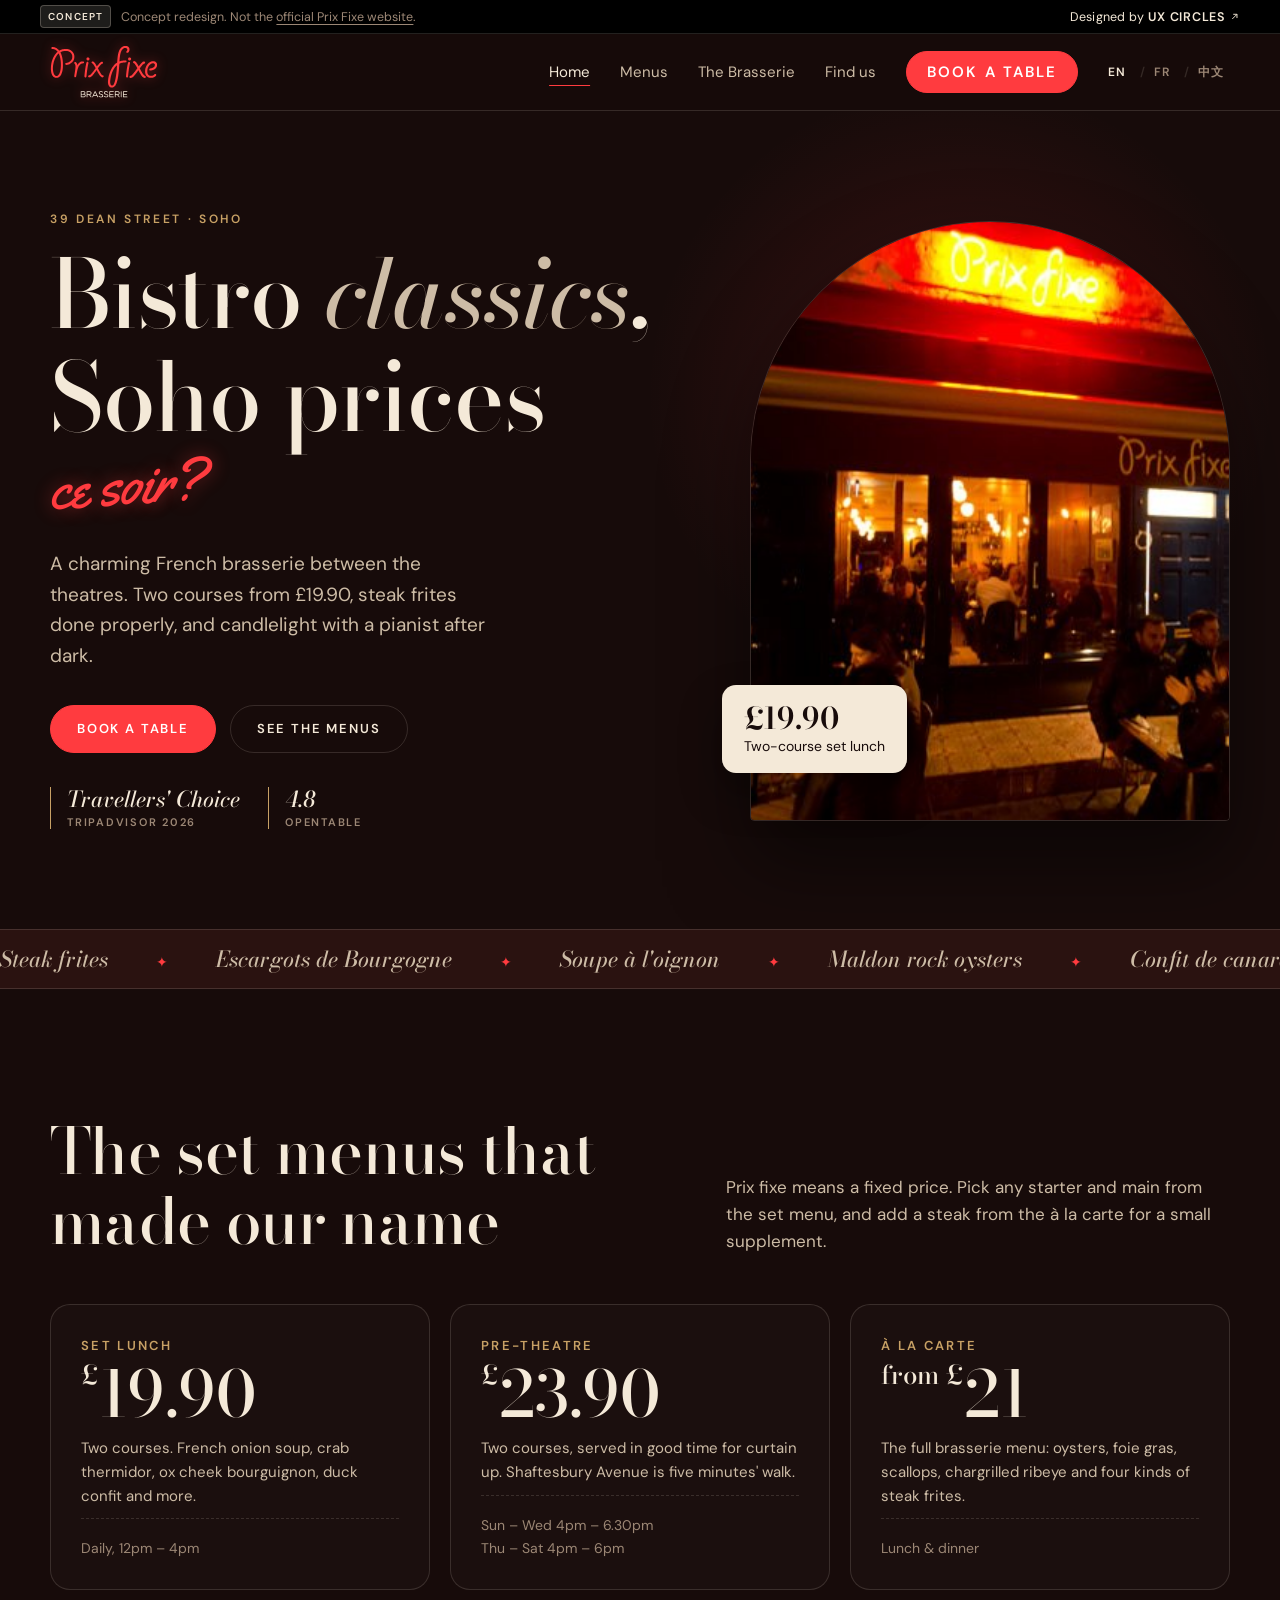
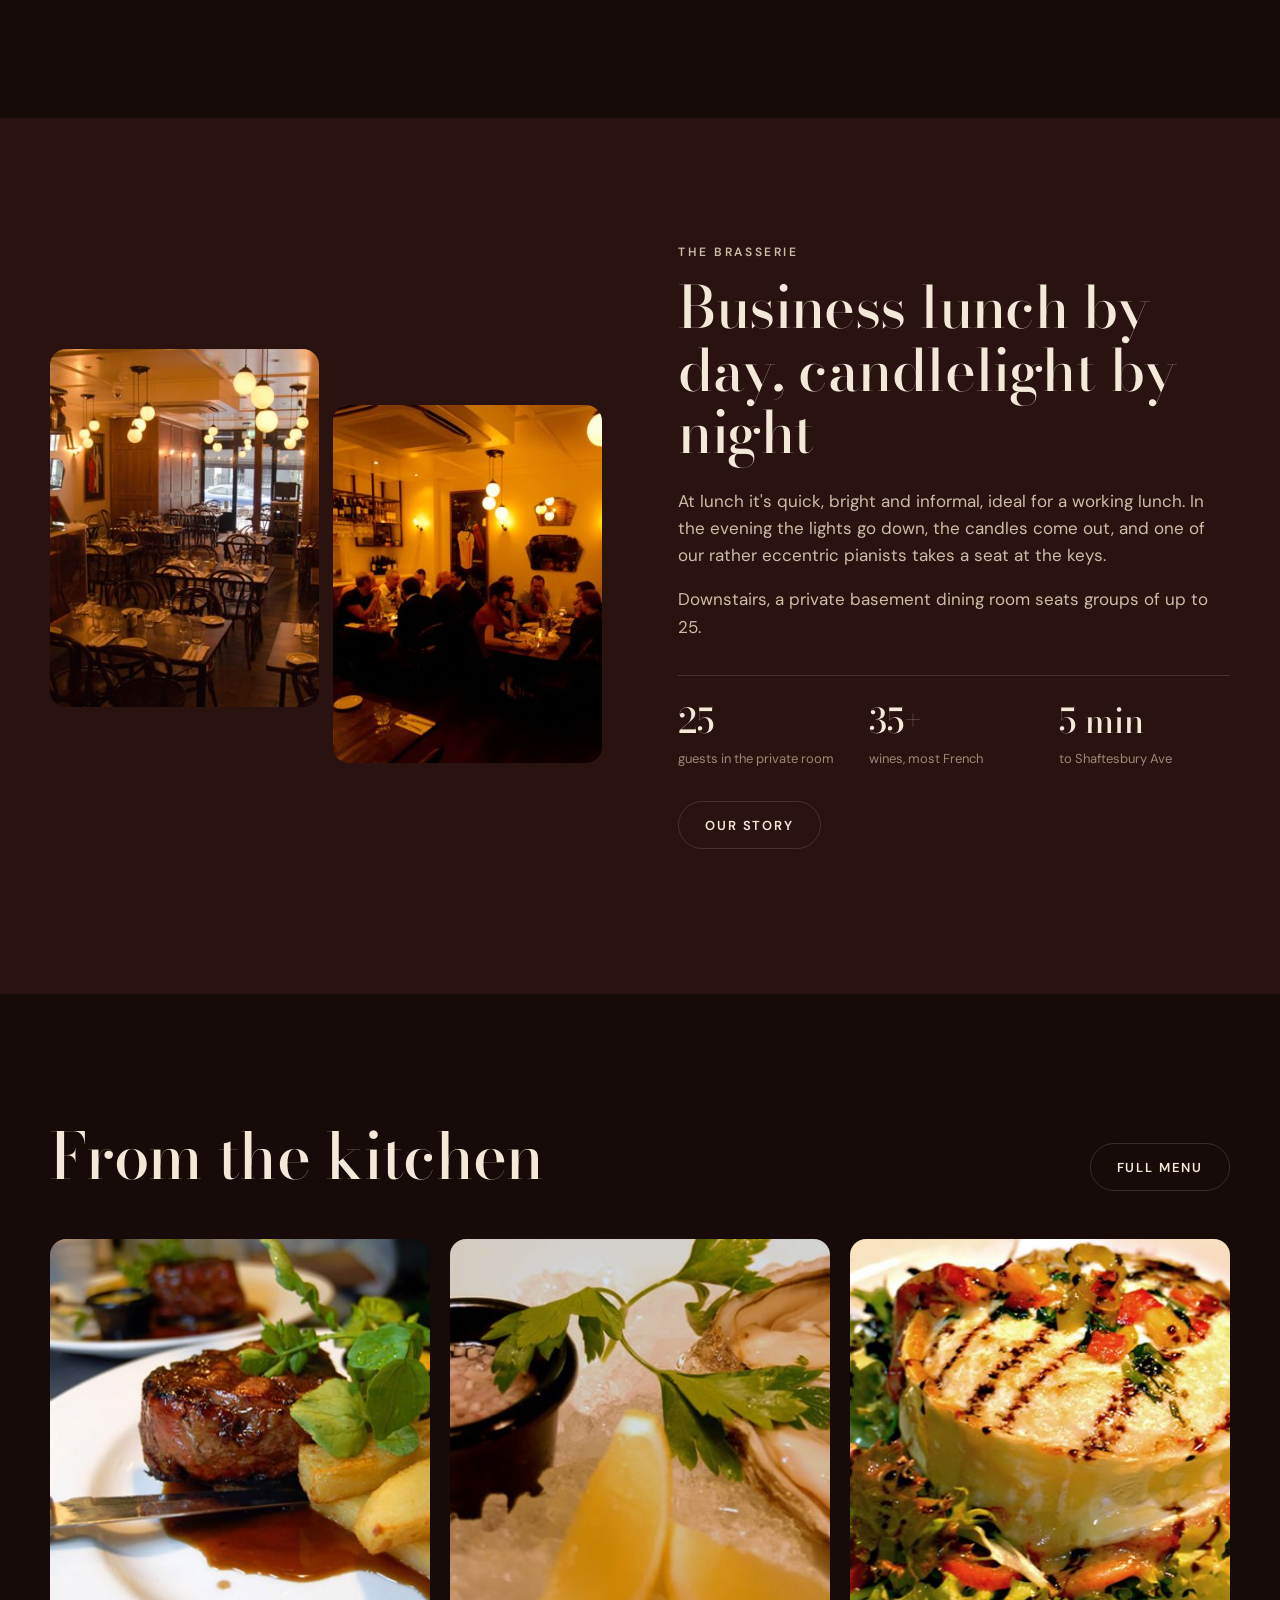
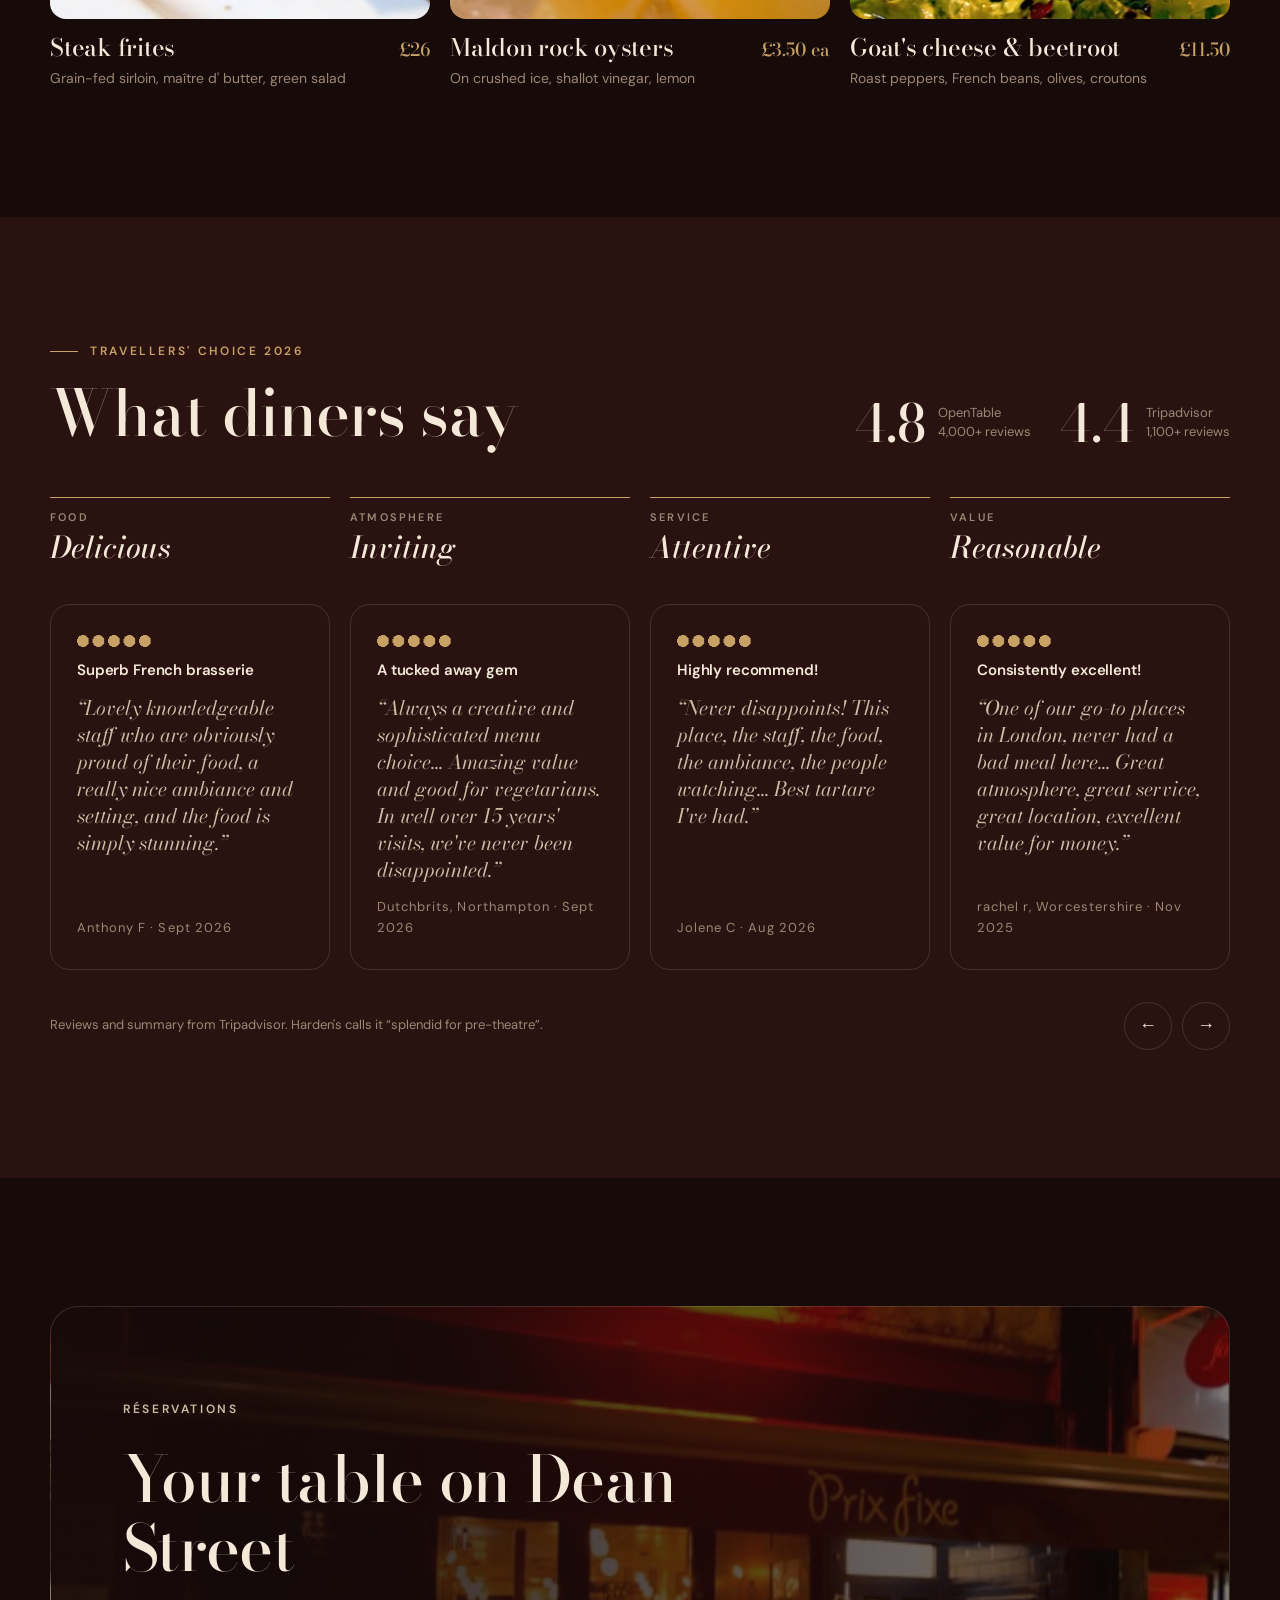
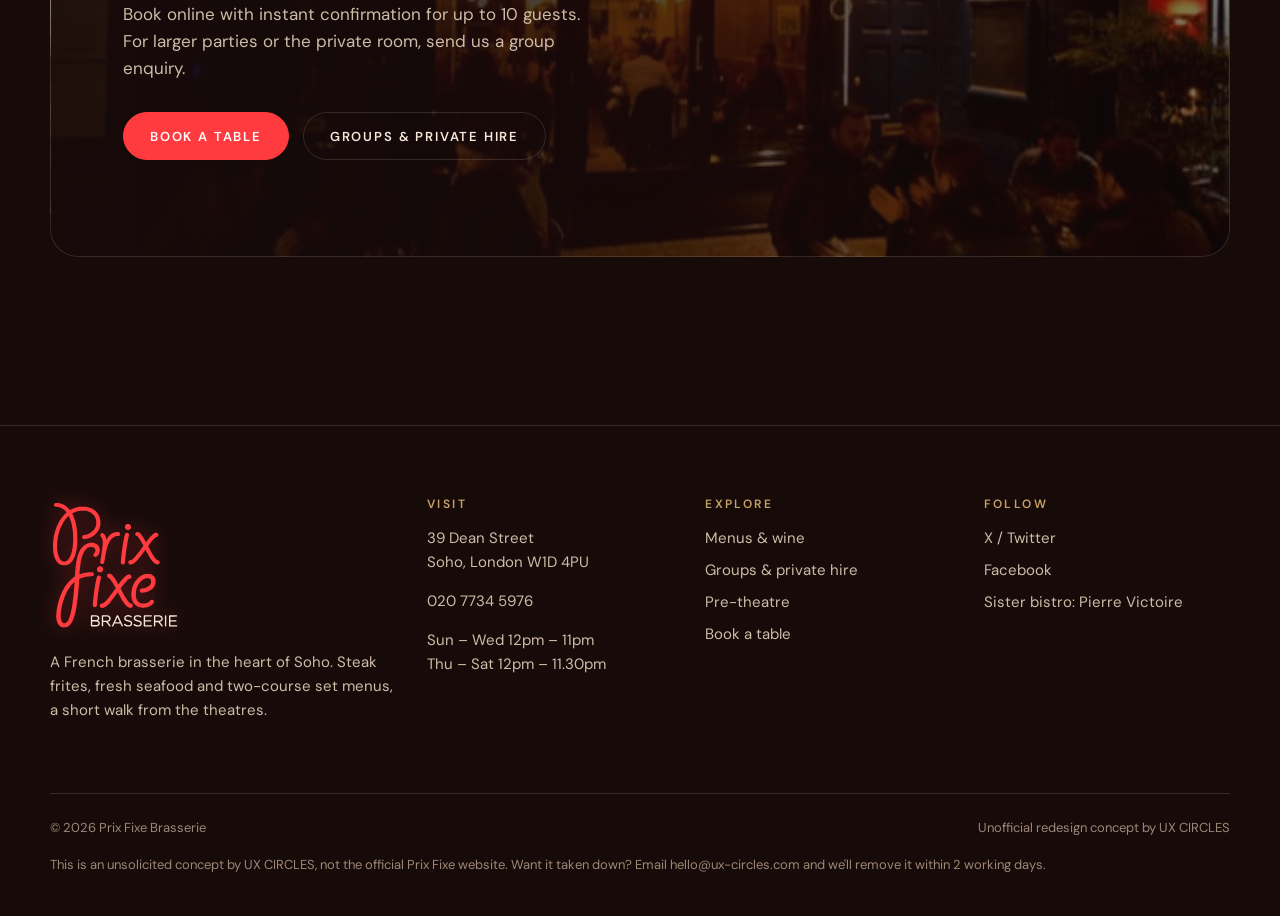
<file: index.html>
<!doctype html>
<html lang="en">
<head>
  <meta charset="utf-8">
  <meta name="viewport" content="width=device-width, initial-scale=1">
  <title>Prix Fixe Brasserie · French restaurant in Soho</title>
  <meta name="description" content="Prix Fixe Brasserie, 39 Dean Street, Soho. Contemporary French cooking, steak frites, seafood and great-value set menus near the West End theatres.">
  <meta name="theme-color" content="#170b0a">
  <meta name="robots" content="noindex, nofollow">
  <link rel="icon" href="assets/logo/prix-fixe-stacked-red.svg" type="image/svg+xml">
  <link rel="apple-touch-icon" href="assets/logo/prix-fixe-stacked-red-on-white.png">
  <link rel="preconnect" href="https://fonts.googleapis.com">
  <link rel="preconnect" href="https://fonts.gstatic.com" crossorigin>
  <link href="https://fonts.googleapis.com/css2?family=Bodoni+Moda:ital,opsz,wght@0,6..96,400..700;1,6..96,400..700&family=DM+Sans:wght@400;500;600&family=Yellowtail&display=swap" rel="stylesheet">
  <link rel="stylesheet" href="assets/css/style.css?v=202610292240">
  <link rel="alternate" hreflang="en" href="index.html">
  <link rel="alternate" hreflang="fr" href="fr/index.html">
  <link rel="alternate" hreflang="zh-Hant" href="zh/index.html">
</head>
<body>
  <a class="skip" href="#main">Skip to content</a>
  <div class="concept-bar" role="note">
    <p><span class="concept-tag">Concept</span><span class="concept-long">Concept redesign. Not the <a href="https://www.prixfixe.net/" target="_blank" rel="noopener">official Prix Fixe website</a>.</span><span class="concept-short">Concept redesign</span></p>
    <a href="https://ux-circles.com/restaurants" target="_blank" rel="noopener">Designed by <strong>UX CIRCLES</strong> <svg width="12" height="12" viewBox="0 0 24 24" fill="none" stroke="currentColor" stroke-width="2" aria-hidden="true"><path d="M7 17 17 7M9 7h8v8"/></svg></a>
  </div>
  <header class="site-header">
    <div class="wrap">
      <a class="brand" href="index.html" aria-label="Prix Fixe Brasserie, home">
        <img src="assets/logo/prix-fixe-horizontal-neon.svg" alt="" width="108" height="54">
      </a>
      <button class="nav-toggle" aria-label="Menu" aria-expanded="false" aria-controls="nav"><span></span><span></span><span></span></button>
      <nav class="nav" id="nav" aria-label="Main">
        <a href="index.html" aria-current="page">Home</a>
        <a href="menu.html">Menus</a>
        <a href="about.html">The Brasserie</a>
        <a href="contact.html">Find us</a>
        <a class="btn" href="reservation.html">Book a table</a>
        <span class="lang-switch"><a href="index.html" hreflang="en" lang="en" aria-label="English" aria-current="true">EN</a><a href="fr/index.html" hreflang="fr" lang="fr" aria-label="Français">FR</a><a href="zh/index.html" hreflang="zh-Hant" lang="zh-Hant" aria-label="中文">中文</a></span>
      </nav>
    </div>
  </header>
  <main id="main">

    <section class="hero">
      <div class="wrap">
        <div>
          <p class="eyebrow">39 Dean Street · Soho</p>
          <h1>Bistro <em>classics</em>, Soho prices<span class="script">ce soir?</span></h1>
          <p class="lede">A charming French brasserie between the theatres. Two courses from £19.90, steak frites done properly, and candlelight with a pianist after dark.</p>
          <div class="actions">
            <a class="btn" href="reservation.html">Book a table</a>
            <a class="btn btn--ghost" href="menu.html">See the menus</a>
          </div>
          <ul class="creds">
            <li><strong>Travellers' Choice</strong><span>Tripadvisor 2026</span></li>
            <li><strong>4.8</strong><span>OpenTable</span></li>
          </ul>
        </div>
        <div class="arch-wrap">
          <div class="arch"><img src="assets/img/exterior-night.jpg" alt="Prix Fixe's red neon sign and busy terrace on Dean Street at night" width="600" height="400"></div>
          <div class="arch-badge"><strong>£19.90</strong>Two-course set lunch</div>
        </div>
      </div>
    </section>

    <div class="ticker" aria-hidden="true">
      <div class="ticker-track">
        <span>Steak frites</span><span>Escargots de Bourgogne</span><span>Soupe à l'oignon</span><span>Maldon rock oysters</span><span>Confit de canard</span><span>Tarte Tatin</span><span>Mousse au chocolat</span><span>Kir royale</span>
        <span>Steak frites</span><span>Escargots de Bourgogne</span><span>Soupe à l'oignon</span><span>Maldon rock oysters</span><span>Confit de canard</span><span>Tarte Tatin</span><span>Mousse au chocolat</span><span>Kir royale</span>
      </div>
    </div>

    <section class="section">
      <div class="wrap">
        <div class="section-head reveal">
          <h2>The set menus that made our name</h2>
          <p>Prix fixe means a fixed price. Pick any starter and main from the set menu, and add a steak from the à la carte for a small supplement.</p>
        </div>
        <div class="offers">
          <article class="offer reveal">
            <h3>Set lunch</h3>
            <div class="price"><small>£</small>19.90</div>
            <p>Two courses. French onion soup, crab thermidor, ox cheek bourguignon, duck confit and more.</p>
            <div class="when">Daily, 12pm – 4pm</div>
          </article>
          <article class="offer reveal">
            <h3>Pre-theatre</h3>
            <div class="price"><small>£</small>23.90</div>
            <p>Two courses, served in good time for curtain up. Shaftesbury Avenue is five minutes' walk.</p>
            <div class="when">Sun – Wed 4pm – 6.30pm<br>Thu – Sat 4pm – 6pm</div>
          </article>
          <article class="offer reveal">
            <h3>À la carte</h3>
            <div class="price"><small>from £</small>21</div>
            <p>The full brasserie menu: oysters, foie gras, scallops, chargrilled ribeye and four kinds of steak frites.</p>
            <div class="when">Lunch &amp; dinner</div>
          </article>
        </div>
      </div>
    </section>

    <section class="section section--wine">
      <div class="wrap split">
        <div class="split-media reveal">
          <img src="assets/img/dining-room.jpg" alt="The dining room with globe lights, bentwood chairs and exposed brick" width="600" height="400" loading="lazy">
          <img src="assets/img/evening-service.jpg" alt="A full dining room during evening service" width="600" height="400" loading="lazy">
        </div>
        <div class="reveal">
          <p class="eyebrow">The brasserie</p>
          <h2>Business lunch by day, candlelight by night</h2>
          <p>At lunch it's quick, bright and informal, ideal for a working lunch. In the evening the lights go down, the candles come out, and one of our rather eccentric pianists takes a seat at the keys.</p>
          <p>Downstairs, a private basement dining room seats groups of up to 25.</p>
          <div class="facts">
            <div><strong>25</strong><span>guests in the private room</span></div>
            <div><strong>35+</strong><span>wines, most French</span></div>
            <div><strong>5 min</strong><span>to Shaftesbury Ave</span></div>
          </div>
          <p style="margin-top:30px"><a class="btn btn--ghost" href="about.html">Our story</a></p>
        </div>
      </div>
    </section>

    <section class="section">
      <div class="wrap">
        <div class="section-head reveal">
          <h2>From the kitchen</h2>
          <p><a class="btn btn--ghost" href="menu.html">Full menu</a></p>
        </div>
        <div class="dishes">
          <div class="dish reveal"><figure>
            <img src="assets/img/steak-frites.jpg" alt="Chargrilled steak with frites and watercress" width="600" height="400" loading="lazy">
            <figcaption><div><h3>Steak frites</h3><small>Grain-fed sirloin, maître d' butter, green salad</small></div><span class="p">£26</span></figcaption>
          </figure></div>
          <div class="dish reveal"><figure>
            <img src="assets/img/oysters.jpg" alt="Rock oysters on crushed ice with shallot vinegar and lemon" width="600" height="400" loading="lazy">
            <figcaption><div><h3>Maldon rock oysters</h3><small>On crushed ice, shallot vinegar, lemon</small></div><span class="p">£3.50 ea</span></figcaption>
          </figure></div>
          <div class="dish reveal"><figure>
            <img src="assets/img/goats-cheese.jpg" alt="Goat's cheese salad with frisée and roasted peppers" width="600" height="400" loading="lazy">
            <figcaption><div><h3>Goat's cheese &amp; beetroot</h3><small>Roast peppers, French beans, olives, croutons</small></div><span class="p">£11.50</span></figcaption>
          </figure></div>
        </div>
      </div>
    </section>

    <section class="section section--wine">
      <div class="wrap">
        <div class="section-head reveal">
          <div>
            <p class="eyebrow award-line">Travellers' Choice 2026</p>
            <h2>What diners say</h2>
          </div>
          <div class="scores">
            <div><strong>4.8</strong><span>OpenTable<br>4,000+ reviews</span></div>
            <div><strong>4.4</strong><span>Tripadvisor<br>1,100+ reviews</span></div>
          </div>
        </div>
        <dl class="traits reveal" aria-label="Tripadvisor review summary">
          <div><dt>Food</dt><dd>Delicious</dd></div>
          <div><dt>Atmosphere</dt><dd>Inviting</dd></div>
          <div><dt>Service</dt><dd>Attentive</dd></div>
          <div><dt>Value</dt><dd>Reasonable</dd></div>
        </dl>
        <div class="reviews reveal" tabindex="0" aria-label="Diner reviews, scroll sideways for more">
          <figure class="review">
            <span class="dots" role="img" aria-label="5 out of 5 on Tripadvisor"></span>
            <h3>Superb French brasserie</h3>
            <blockquote>“Lovely knowledgeable staff who are obviously proud of their food, a really nice ambiance and setting, and the food is simply stunning.”</blockquote>
            <figcaption>Anthony F · Sept 2026</figcaption>
          </figure>
          <figure class="review">
            <span class="dots" role="img" aria-label="5 out of 5 on Tripadvisor"></span>
            <h3>A tucked away gem</h3>
            <blockquote>“Always a creative and sophisticated menu choice… Amazing value and good for vegetarians. In well over 15 years' visits, we've never been disappointed.”</blockquote>
            <figcaption>Dutchbrits, Northampton · Sept 2026</figcaption>
          </figure>
          <figure class="review">
            <span class="dots" role="img" aria-label="5 out of 5 on Tripadvisor"></span>
            <h3>Highly recommend!</h3>
            <blockquote>“Never disappoints! This place, the staff, the food, the ambiance, the people watching… Best tartare I've had.”</blockquote>
            <figcaption>Jolene C · Aug 2026</figcaption>
          </figure>
          <figure class="review">
            <span class="dots" role="img" aria-label="5 out of 5 on Tripadvisor"></span>
            <h3>Consistently excellent!</h3>
            <blockquote>“One of our go-to places in London, never had a bad meal here… Great atmosphere, great service, great location, excellent value for money.”</blockquote>
            <figcaption>rachel r, Worcestershire · Nov 2025</figcaption>
          </figure>
          <figure class="review">
            <span class="dots" role="img" aria-label="5 out of 5 on Tripadvisor"></span>
            <h3>What a wonderful surprise!</h3>
            <blockquote>“Eclectic menu, all dishes at a great price… steak tartare and oysters, perfectly seasoned, it was wonderful. Service was great too.”</blockquote>
            <figcaption>Foodmad20, Cromer · Jul 2026</figcaption>
          </figure>
          <figure class="review">
            <span class="dots" role="img" aria-label="5 out of 5 on Tripadvisor"></span>
            <h3>Great brasserie</h3>
            <blockquote>“Food was great &amp; staff helpful. The manager even came out after we left to say thanks and shake my husband's hand.”</blockquote>
            <figcaption>Sue R · Jun 2026</figcaption>
          </figure>
          <figure class="review">
            <span class="dots" role="img" aria-label="5 out of 5 on Tripadvisor"></span>
            <h3>Service and food are perfect</h3>
            <blockquote>“The food and service are the best I had in England… Had the steak tartare and was an absolute délice!”</blockquote>
            <figcaption>em · Jun 2026</figcaption>
          </figure>
        </div>
        <div class="review-foot"><p class="review-src">Reviews and summary from Tripadvisor. Harden's calls it “splendid for pre-theatre”.</p><div class="review-nav"><button type="button" class="rv-prev" aria-label="Previous reviews">←</button><button type="button" class="rv-next" aria-label="Next reviews">→</button></div></div>
      </div>
    </section>

    <section class="section">
      <div class="wrap">
        <div class="cta reveal">
          <p class="eyebrow">Réservations</p>
          <h2>Your table on Dean Street</h2>
          <p>Book online with instant confirmation for up to 10 guests. For larger parties or the private room, send us a group enquiry.</p>
          <div style="display:flex;gap:14px;flex-wrap:wrap">
            <a class="btn" href="reservation.html">Book a table</a>
            <a class="btn btn--ghost" href="about.html#groups">Groups &amp; private hire</a>
          </div>
        </div>
      </div>
    </section>
  </main>
  <footer class="site-footer">
    <div class="wrap">
      <div class="footer-grid">
        <div>
          <img class="footer-logo" src="assets/logo/prix-fixe-stacked-neon.svg" alt="Prix Fixe Brasserie" width="130" height="132">
          <p>A French brasserie in the heart of Soho. Steak frites, fresh seafood and two-course set menus, a short walk from the theatres.</p>
        </div>
        <div>
          <h4>Visit</h4>
          <p>39 Dean Street<br>Soho, London W1D 4PU</p>
          <p><a href="tel:+442077345976">020 7734 5976</a></p>
          <p>Sun – Wed 12pm – 11pm<br>Thu – Sat 12pm – 11.30pm</p>
        </div>
        <div>
          <h4>Explore</h4>
          <ul>
            <li><a href="menu.html">Menus &amp; wine</a></li>
            <li><a href="about.html#groups">Groups &amp; private hire</a></li>
            <li><a href="menu.html#set">Pre-theatre</a></li>
            <li><a href="reservation.html">Book a table</a></li>
          </ul>
        </div>
        <div>
          <h4>Follow</h4>
          <ul>
            <li><a href="https://twitter.com/prixfixelondon" rel="noopener">X / Twitter</a></li>
            <li><a href="https://www.facebook.com/pages/Prix-Fixe-Brasserie/104739946242835" rel="noopener">Facebook</a></li>
            <li><a href="http://www.pierrevictoire.com/" rel="noopener">Sister bistro: Pierre Victoire</a></li>
          </ul>
        </div>
      </div>
      <div class="footer-base">
        <span>© <span id="year">2026</span> Prix Fixe Brasserie</span>
        <span>Unofficial redesign concept by <a href="https://ux-circles.com/restaurants" target="_blank" rel="noopener">UX CIRCLES</a></span>
        <span data-takedown style="flex-basis: 100%; margin: 0;">This is an unsolicited concept by UX CIRCLES, not the official Prix Fixe website. Want it taken down? Email <a href="mailto:hello@ux-circles.com">hello@ux-circles.com</a> and we'll remove it within 2 working days.</span>
      </div>
    </div>
  </footer>
  <script src="assets/js/main.js?v=202610292240"></script>
</body>
</html>
</file>
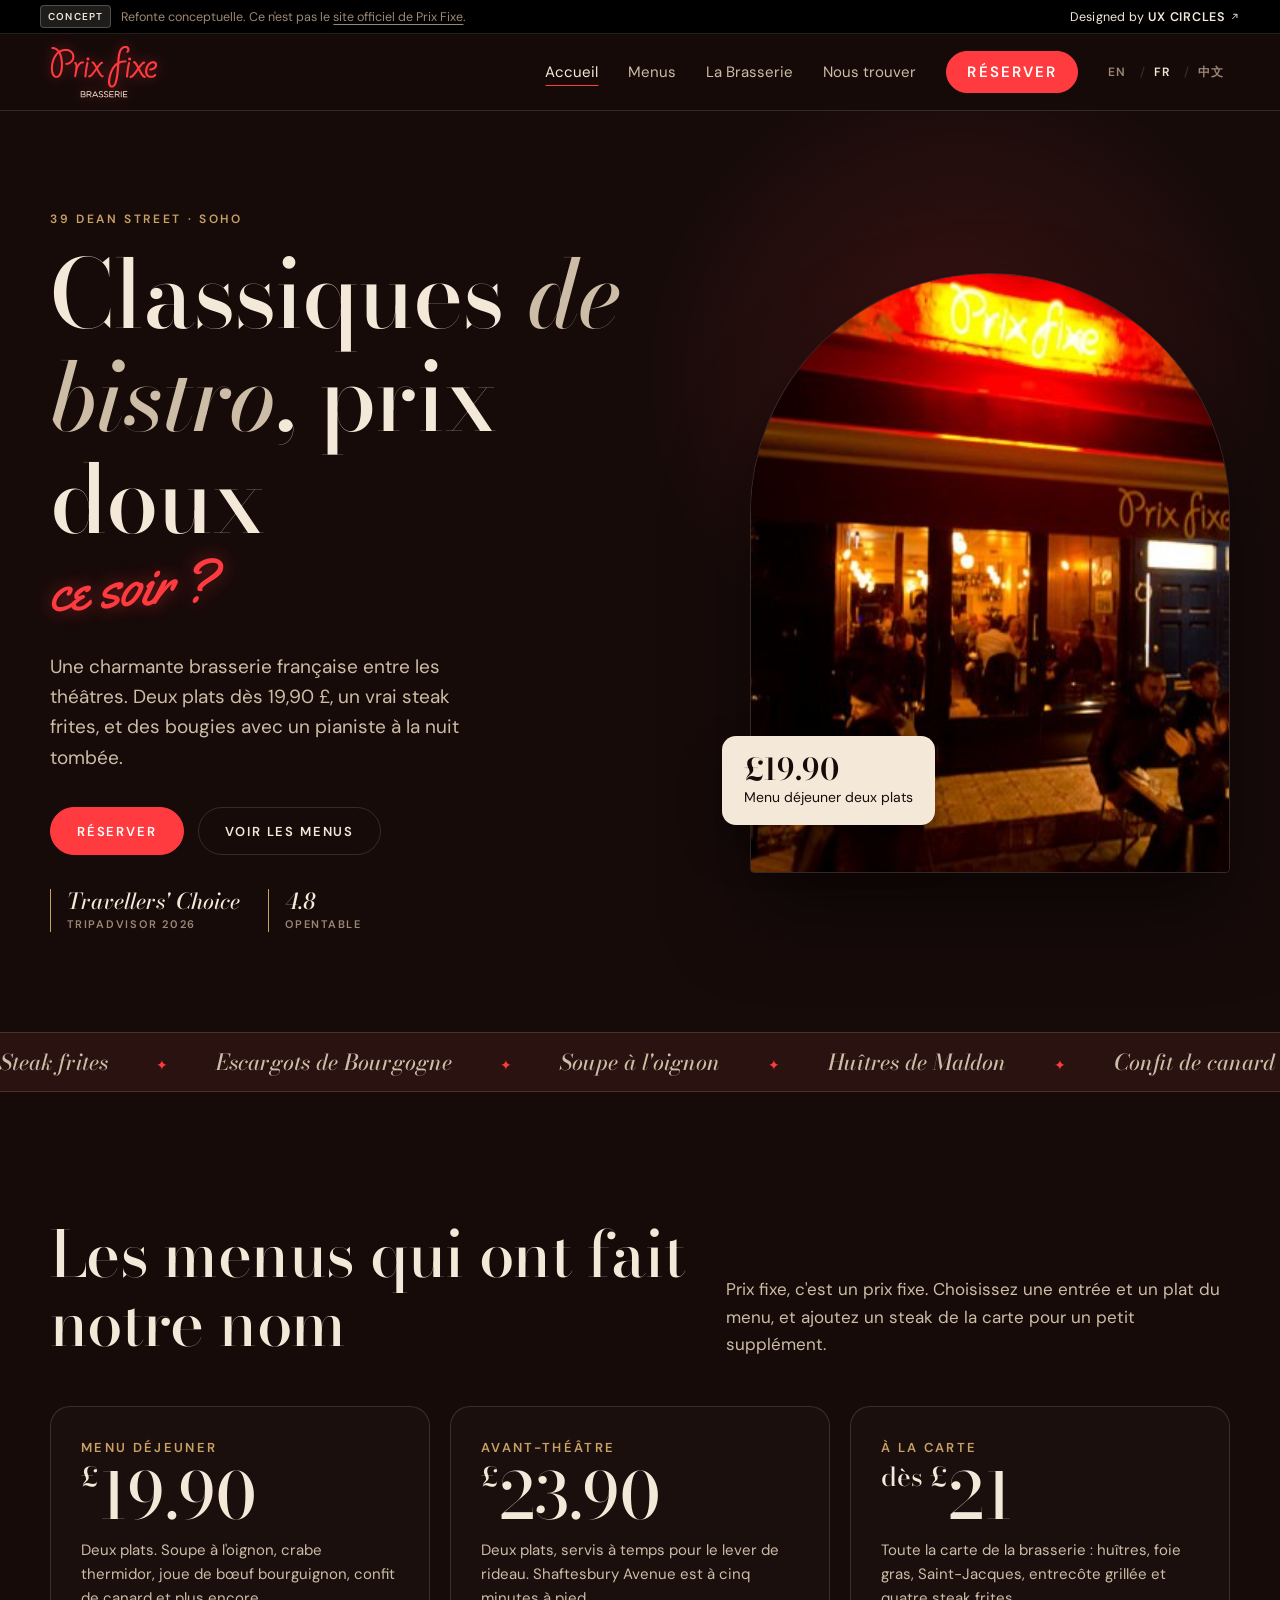
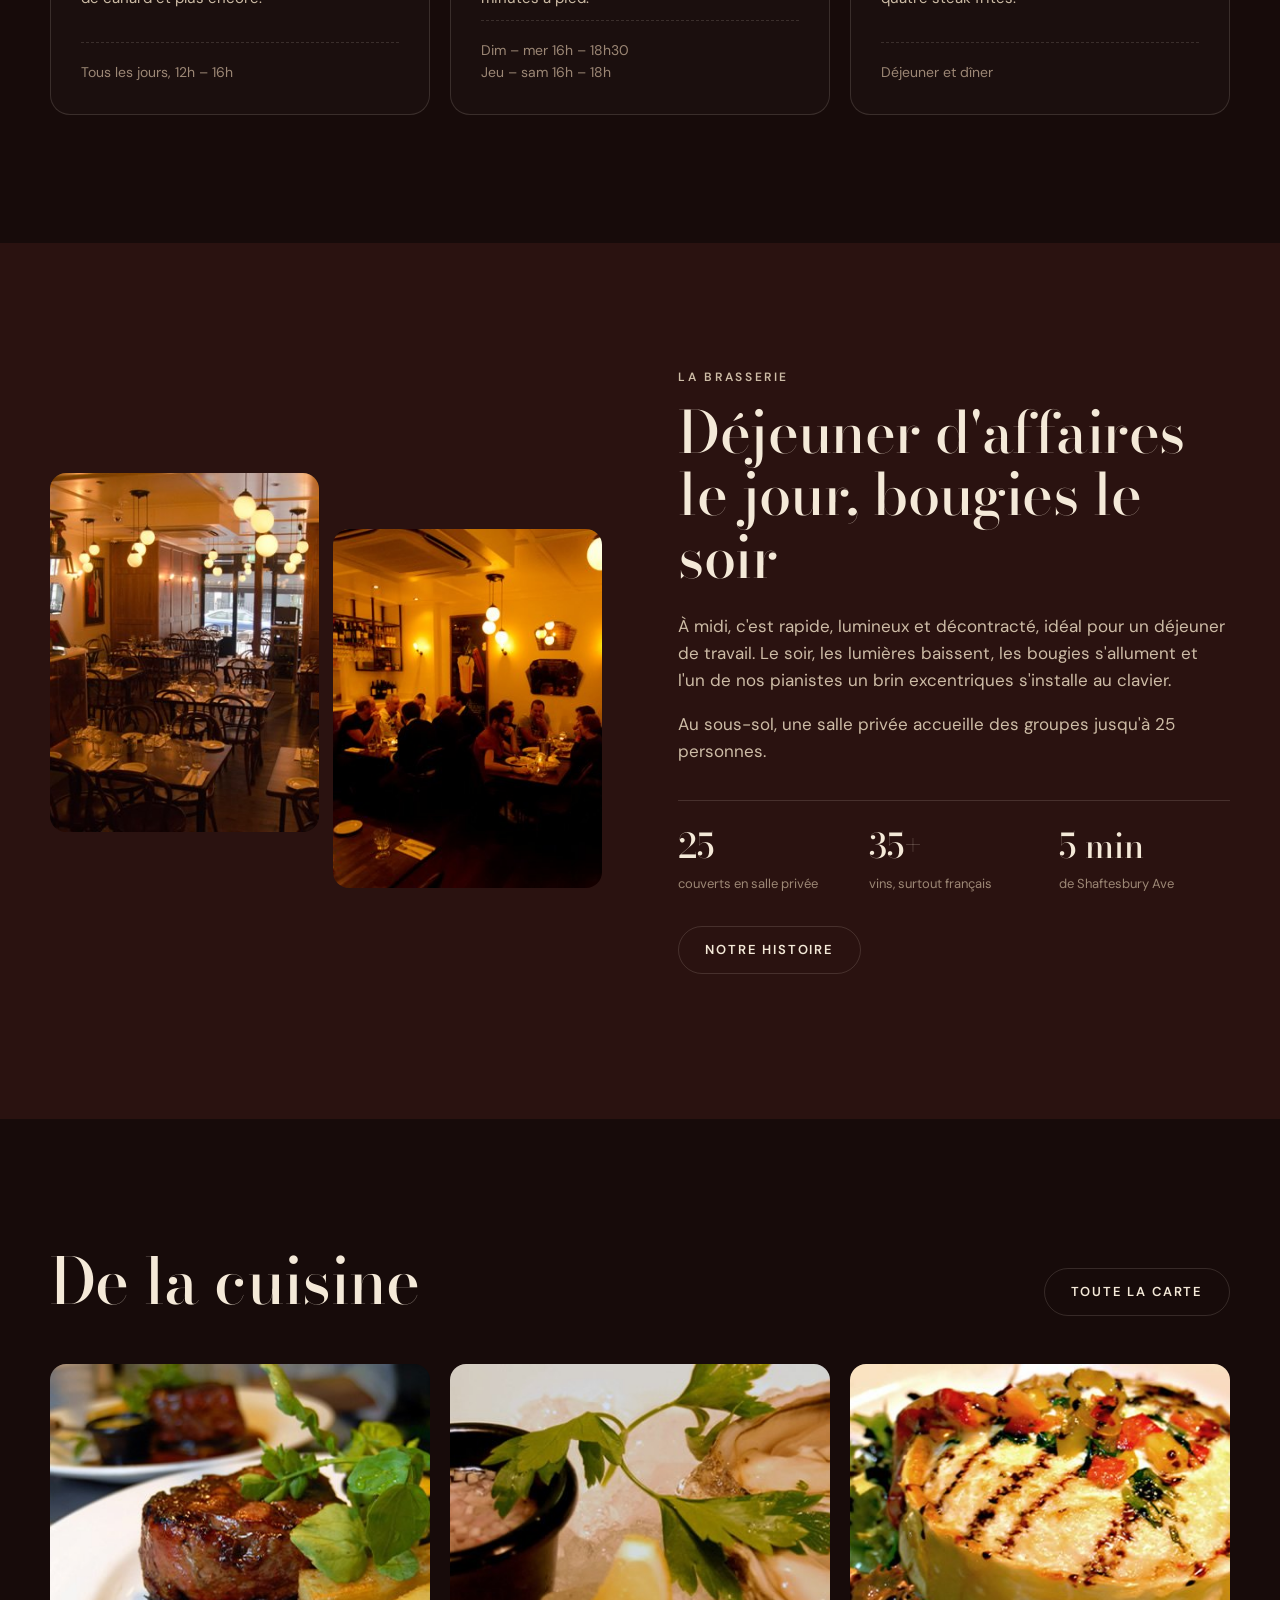
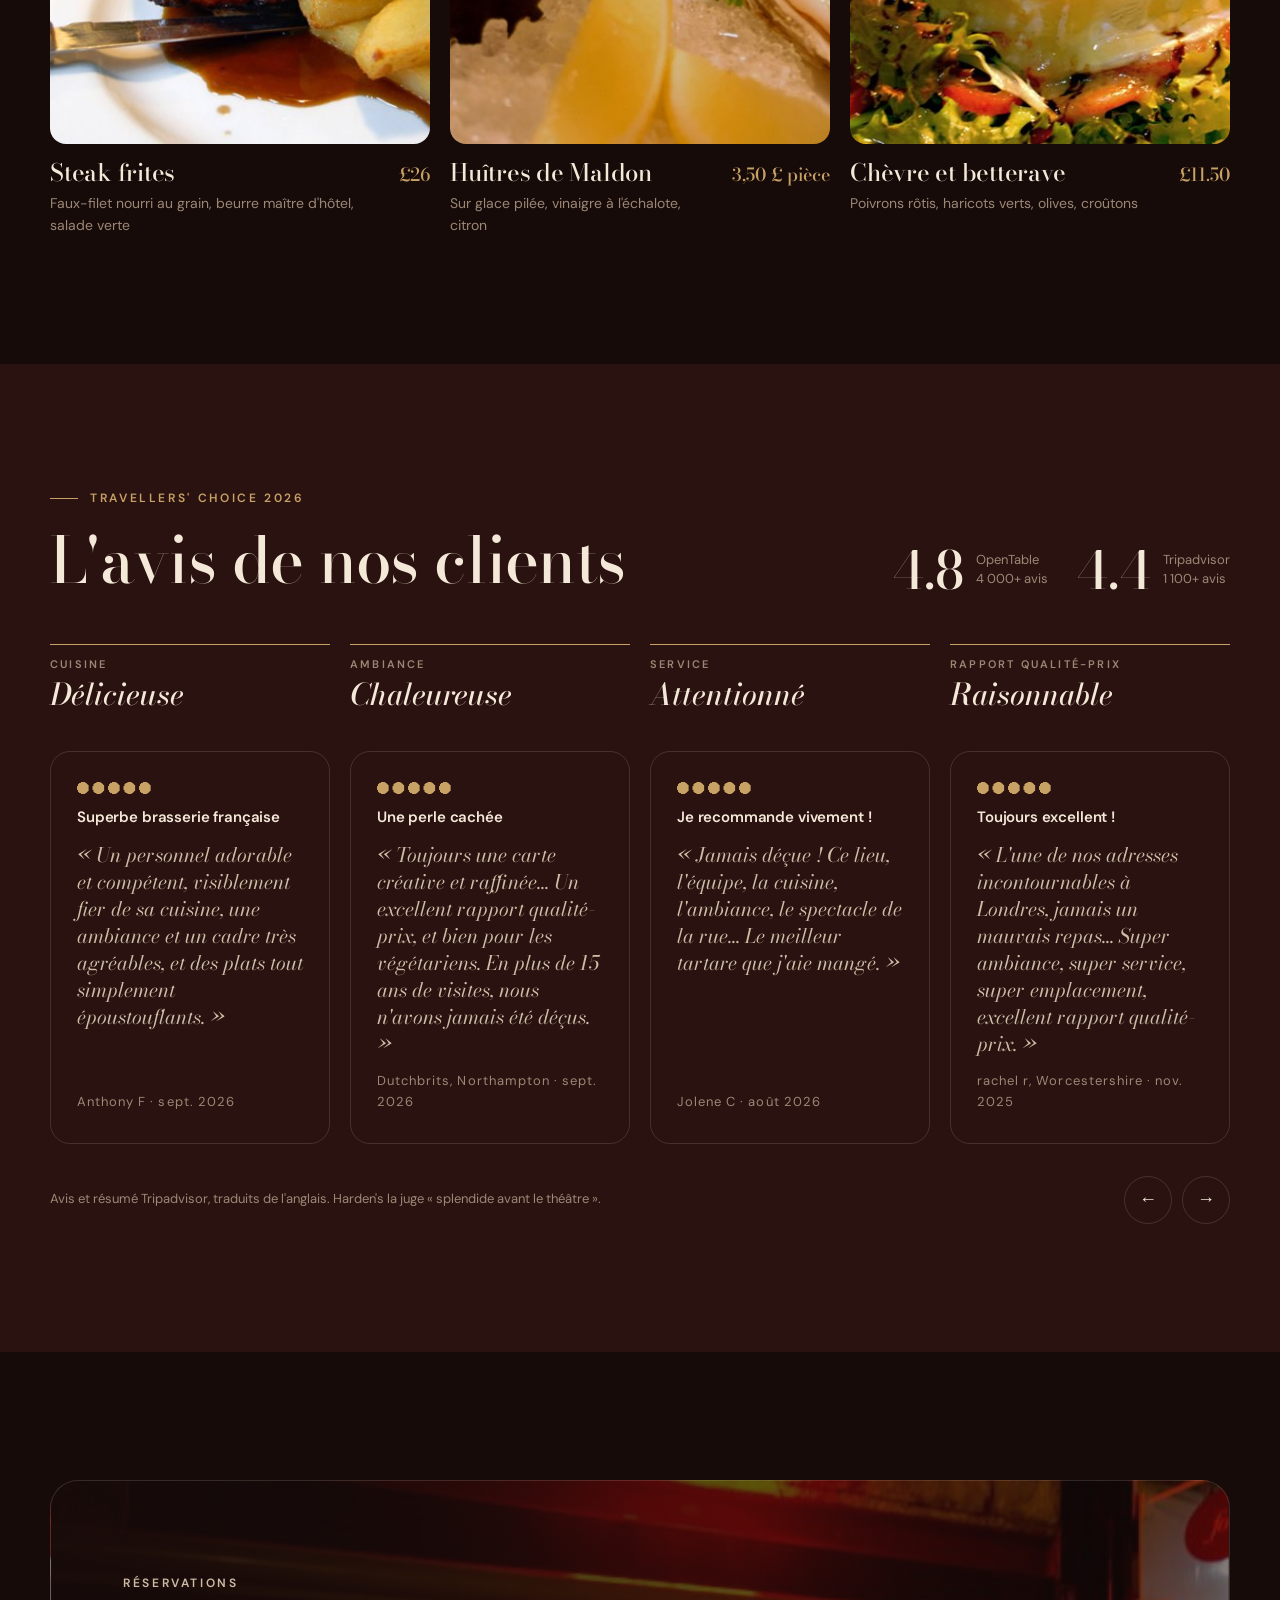
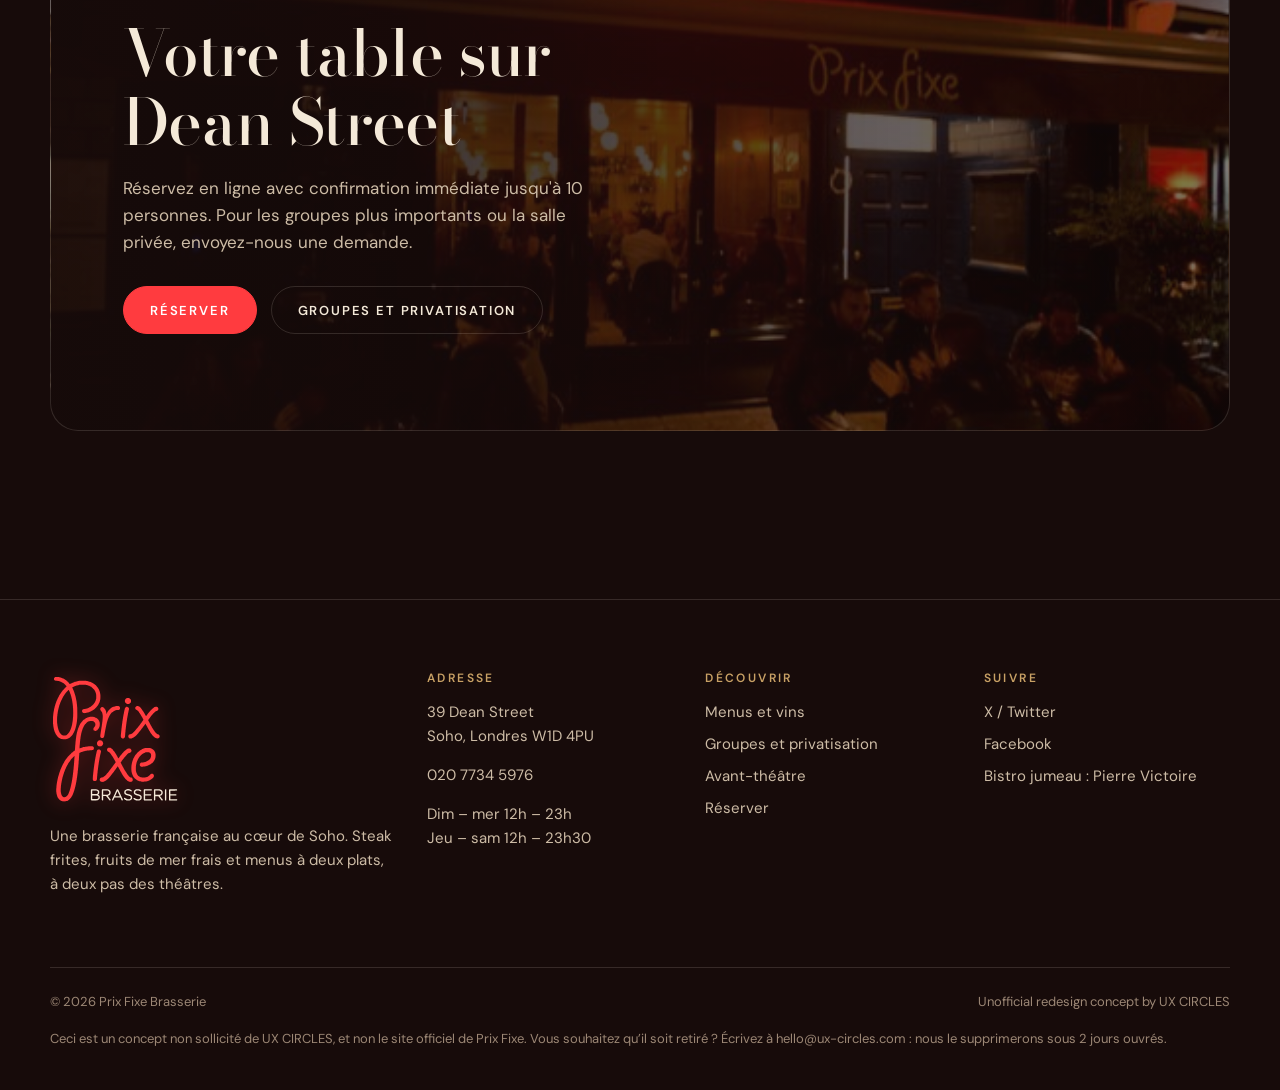
<file: fr/index.html>
<!doctype html>
<html lang="fr">
<head>
  <meta charset="utf-8">
  <meta name="viewport" content="width=device-width, initial-scale=1">
  <title>Prix Fixe Brasserie · Restaurant français à Soho</title>
  <meta name="description" content="Prix Fixe Brasserie, 39 Dean Street, Soho. Cuisine française contemporaine, steak frites, fruits de mer et menus à prix doux près des théâtres du West End.">
  <meta name="theme-color" content="#170b0a">
  <meta name="robots" content="noindex, nofollow">
  <link rel="icon" href="../assets/logo/prix-fixe-stacked-red.svg" type="image/svg+xml">
  <link rel="apple-touch-icon" href="../assets/logo/prix-fixe-stacked-red-on-white.png">
  <link rel="preconnect" href="https://fonts.googleapis.com">
  <link rel="preconnect" href="https://fonts.gstatic.com" crossorigin>
  <link href="https://fonts.googleapis.com/css2?family=Bodoni+Moda:ital,opsz,wght@0,6..96,400..700;1,6..96,400..700&family=DM+Sans:wght@400;500;600&family=Yellowtail&display=swap" rel="stylesheet">
  <link rel="stylesheet" href="../assets/css/style.css?v=202610292240">
  <link rel="alternate" hreflang="en" href="../index.html">
  <link rel="alternate" hreflang="fr" href="../fr/index.html">
  <link rel="alternate" hreflang="zh-Hant" href="../zh/index.html">
</head>
<body>
  <a class="skip" href="#main">Aller au contenu</a>
  <div class="concept-bar" role="note">
    <p><span class="concept-tag">Concept</span><span class="concept-long">Refonte conceptuelle. Ce n'est pas le <a href="https://www.prixfixe.net/" target="_blank" rel="noopener">site officiel de Prix Fixe</a>.</span><span class="concept-short">Refonte conceptuelle</span></p>
    <a href="https://ux-circles.com/restaurants" target="_blank" rel="noopener">Designed by <strong>UX CIRCLES</strong> <svg width="12" height="12" viewBox="0 0 24 24" fill="none" stroke="currentColor" stroke-width="2" aria-hidden="true"><path d="M7 17 17 7M9 7h8v8"/></svg></a>
  </div>
  <header class="site-header">
    <div class="wrap">
      <a class="brand" href="index.html" aria-label="Prix Fixe Brasserie, accueil">
        <img src="../assets/logo/prix-fixe-horizontal-neon.svg" alt="" width="108" height="54">
      </a>
      <button class="nav-toggle" aria-label="Menu" aria-expanded="false" aria-controls="nav"><span></span><span></span><span></span></button>
      <nav class="nav" id="nav" aria-label="Principal">
        <a href="index.html" aria-current="page">Accueil</a>
        <a href="menu.html">Menus</a>
        <a href="about.html">La Brasserie</a>
        <a href="contact.html">Nous trouver</a>
        <a class="btn" href="reservation.html">Réserver</a>
        <span class="lang-switch"><a href="../index.html" hreflang="en" lang="en" aria-label="English">EN</a><a href="../fr/index.html" hreflang="fr" lang="fr" aria-label="Français" aria-current="true">FR</a><a href="../zh/index.html" hreflang="zh-Hant" lang="zh-Hant" aria-label="中文">中文</a></span>
      </nav>
    </div>
  </header>
  <main id="main">

    <section class="hero">
      <div class="wrap">
        <div>
          <p class="eyebrow">39 Dean Street · Soho</p>
          <h1>Classiques <em>de bistro</em>, prix doux<span class="script">ce soir ?</span></h1>
          <p class="lede">Une charmante brasserie française entre les théâtres. Deux plats dès 19,90 £, un vrai steak frites, et des bougies avec un pianiste à la nuit tombée.</p>
          <div class="actions">
            <a class="btn" href="reservation.html">Réserver</a>
            <a class="btn btn--ghost" href="menu.html">Voir les menus</a>
          </div>
          <ul class="creds">
            <li><strong>Travellers' Choice</strong><span>Tripadvisor 2026</span></li>
            <li><strong>4.8</strong><span>OpenTable</span></li>
          </ul>
        </div>
        <div class="arch-wrap">
          <div class="arch"><img src="../assets/img/exterior-night.jpg" alt="L&#x27;enseigne au néon rouge de Prix Fixe et sa terrasse animée sur Dean Street, le soir" width="600" height="400"></div>
          <div class="arch-badge"><strong>£19.90</strong>Menu déjeuner deux plats</div>
        </div>
      </div>
    </section>

    <div class="ticker" aria-hidden="true">
      <div class="ticker-track">
        <span>Steak frites</span><span>Escargots de Bourgogne</span><span>Soupe à l'oignon</span><span>Huîtres de Maldon</span><span>Confit de canard</span><span>Tarte Tatin</span><span>Mousse au chocolat</span><span>Kir royal</span>
        <span>Steak frites</span><span>Escargots de Bourgogne</span><span>Soupe à l'oignon</span><span>Huîtres de Maldon</span><span>Confit de canard</span><span>Tarte Tatin</span><span>Mousse au chocolat</span><span>Kir royal</span>
      </div>
    </div>

    <section class="section">
      <div class="wrap">
        <div class="section-head reveal">
          <h2>Les menus qui ont fait notre nom</h2>
          <p>Prix fixe, c'est un prix fixe. Choisissez une entrée et un plat du menu, et ajoutez un steak de la carte pour un petit supplément.</p>
        </div>
        <div class="offers">
          <article class="offer reveal">
            <h3>Menu déjeuner</h3>
            <div class="price"><small>£</small>19.90</div>
            <p>Deux plats. Soupe à l'oignon, crabe thermidor, joue de bœuf bourguignon, confit de canard et plus encore.</p>
            <div class="when">Tous les jours, 12h – 16h</div>
          </article>
          <article class="offer reveal">
            <h3>Avant-théâtre</h3>
            <div class="price"><small>£</small>23.90</div>
            <p>Deux plats, servis à temps pour le lever de rideau. Shaftesbury Avenue est à cinq minutes à pied.</p>
            <div class="when">Dim – mer 16h – 18h30<br>Jeu – sam 16h – 18h</div>
          </article>
          <article class="offer reveal">
            <h3>À la carte</h3>
            <div class="price"><small>dès £</small>21</div>
            <p>Toute la carte de la brasserie : huîtres, foie gras, Saint-Jacques, entrecôte grillée et quatre steak frites.</p>
            <div class="when">Déjeuner et dîner</div>
          </article>
        </div>
      </div>
    </section>

    <section class="section section--wine">
      <div class="wrap split">
        <div class="split-media reveal">
          <img src="../assets/img/dining-room.jpg" alt="La salle avec ses globes lumineux, ses chaises bistrot et ses briques apparentes" width="600" height="400" loading="lazy">
          <img src="../assets/img/evening-service.jpg" alt="Une salle comble pendant le service du soir" width="600" height="400" loading="lazy">
        </div>
        <div class="reveal">
          <p class="eyebrow">La brasserie</p>
          <h2>Déjeuner d'affaires le jour, bougies le soir</h2>
          <p>À midi, c'est rapide, lumineux et décontracté, idéal pour un déjeuner de travail. Le soir, les lumières baissent, les bougies s'allument et l'un de nos pianistes un brin excentriques s'installe au clavier.</p>
          <p>Au sous-sol, une salle privée accueille des groupes jusqu'à 25 personnes.</p>
          <div class="facts">
            <div><strong>25</strong><span>couverts en salle privée</span></div>
            <div><strong>35+</strong><span>vins, surtout français</span></div>
            <div><strong>5 min</strong><span>de Shaftesbury Ave</span></div>
          </div>
          <p style="margin-top:30px"><a class="btn btn--ghost" href="about.html">Notre histoire</a></p>
        </div>
      </div>
    </section>

    <section class="section">
      <div class="wrap">
        <div class="section-head reveal">
          <h2>De la cuisine</h2>
          <p><a class="btn btn--ghost" href="menu.html">Toute la carte</a></p>
        </div>
        <div class="dishes">
          <div class="dish reveal"><figure>
            <img src="../assets/img/steak-frites.jpg" alt="Steak grillé, frites et cresson" width="600" height="400" loading="lazy">
            <figcaption><div><h3>Steak frites</h3><small>Faux-filet nourri au grain, beurre maître d'hôtel, salade verte</small></div><span class="p">£26</span></figcaption>
          </figure></div>
          <div class="dish reveal"><figure>
            <img src="../assets/img/oysters.jpg" alt="Huîtres creuses sur glace pilée, vinaigre à l&#x27;échalote et citron" width="600" height="400" loading="lazy">
            <figcaption><div><h3>Huîtres de Maldon</h3><small>Sur glace pilée, vinaigre à l'échalote, citron</small></div><span class="p">3,50 £ pièce</span></figcaption>
          </figure></div>
          <div class="dish reveal"><figure>
            <img src="../assets/img/goats-cheese.jpg" alt="Salade de chèvre, frisée et poivrons rôtis" width="600" height="400" loading="lazy">
            <figcaption><div><h3>Chèvre et betterave</h3><small>Poivrons rôtis, haricots verts, olives, croûtons</small></div><span class="p">£11.50</span></figcaption>
          </figure></div>
        </div>
      </div>
    </section>

    <section class="section section--wine">
      <div class="wrap">
        <div class="section-head reveal">
          <div>
            <p class="eyebrow award-line">Travellers' Choice 2026</p>
            <h2>L'avis de nos clients</h2>
          </div>
          <div class="scores">
            <div><strong>4.8</strong><span>OpenTable<br>4 000+ avis</span></div>
            <div><strong>4.4</strong><span>Tripadvisor<br>1 100+ avis</span></div>
          </div>
        </div>
        <dl class="traits reveal" aria-label="Résumé des avis Tripadvisor">
          <div><dt>Cuisine</dt><dd>Délicieuse</dd></div>
          <div><dt>Ambiance</dt><dd>Chaleureuse</dd></div>
          <div><dt>Service</dt><dd>Attentionné</dd></div>
          <div><dt>Rapport qualité-prix</dt><dd>Raisonnable</dd></div>
        </dl>
        <div class="reviews reveal" tabindex="0" aria-label="Avis clients, faites défiler pour en voir plus">
          <figure class="review">
            <span class="dots" role="img" aria-label="5 sur 5 sur Tripadvisor"></span>
            <h3>Superbe brasserie française</h3>
            <blockquote>« Un personnel adorable et compétent, visiblement fier de sa cuisine, une ambiance et un cadre très agréables, et des plats tout simplement époustouflants. »</blockquote>
            <figcaption>Anthony F · sept. 2026</figcaption>
          </figure>
          <figure class="review">
            <span class="dots" role="img" aria-label="5 sur 5 sur Tripadvisor"></span>
            <h3>Une perle cachée</h3>
            <blockquote>« Toujours une carte créative et raffinée… Un excellent rapport qualité-prix, et bien pour les végétariens. En plus de 15 ans de visites, nous n'avons jamais été déçus. »</blockquote>
            <figcaption>Dutchbrits, Northampton · sept. 2026</figcaption>
          </figure>
          <figure class="review">
            <span class="dots" role="img" aria-label="5 sur 5 sur Tripadvisor"></span>
            <h3>Je recommande vivement !</h3>
            <blockquote>« Jamais déçue ! Ce lieu, l'équipe, la cuisine, l'ambiance, le spectacle de la rue… Le meilleur tartare que j'aie mangé. »</blockquote>
            <figcaption>Jolene C · août 2026</figcaption>
          </figure>
          <figure class="review">
            <span class="dots" role="img" aria-label="5 sur 5 sur Tripadvisor"></span>
            <h3>Toujours excellent !</h3>
            <blockquote>« L'une de nos adresses incontournables à Londres, jamais un mauvais repas… Super ambiance, super service, super emplacement, excellent rapport qualité-prix. »</blockquote>
            <figcaption>rachel r, Worcestershire · nov. 2025</figcaption>
          </figure>
          <figure class="review">
            <span class="dots" role="img" aria-label="5 sur 5 sur Tripadvisor"></span>
            <h3>Quelle belle surprise !</h3>
            <blockquote>« Une carte éclectique, tous les plats à un super prix… tartare et huîtres parfaitement assaisonnés, c'était merveilleux. Le service aussi était top. »</blockquote>
            <figcaption>Foodmad20, Cromer · juil. 2026</figcaption>
          </figure>
          <figure class="review">
            <span class="dots" role="img" aria-label="5 sur 5 sur Tripadvisor"></span>
            <h3>Excellente brasserie</h3>
            <blockquote>« Cuisine excellente et équipe serviable. Le gérant est même sorti après notre départ pour nous remercier et serrer la main de mon mari. »</blockquote>
            <figcaption>Sue R · juin 2026</figcaption>
          </figure>
          <figure class="review">
            <span class="dots" role="img" aria-label="5 sur 5 sur Tripadvisor"></span>
            <h3>Service et cuisine parfaits</h3>
            <blockquote>« La cuisine et le service sont les meilleurs que j'aie connus en Angleterre… J'ai pris le tartare, un vrai délice ! »</blockquote>
            <figcaption>em · juin 2026</figcaption>
          </figure>
        </div>
        <div class="review-foot"><p class="review-src">Avis et résumé Tripadvisor, traduits de l'anglais. Harden's la juge « splendide avant le théâtre ».</p><div class="review-nav"><button type="button" class="rv-prev" aria-label="Avis précédents">←</button><button type="button" class="rv-next" aria-label="Avis suivants">→</button></div></div>
      </div>
    </section>

    <section class="section">
      <div class="wrap">
        <div class="cta reveal">
          <p class="eyebrow">Réservations</p>
          <h2>Votre table sur Dean Street</h2>
          <p>Réservez en ligne avec confirmation immédiate jusqu'à 10 personnes. Pour les groupes plus importants ou la salle privée, envoyez-nous une demande.</p>
          <div style="display:flex;gap:14px;flex-wrap:wrap">
            <a class="btn" href="reservation.html">Réserver</a>
            <a class="btn btn--ghost" href="about.html#groups">Groupes et privatisation</a>
          </div>
        </div>
      </div>
    </section>
  </main>
  <footer class="site-footer">
    <div class="wrap">
      <div class="footer-grid">
        <div>
          <img class="footer-logo" src="../assets/logo/prix-fixe-stacked-neon.svg" alt="Prix Fixe Brasserie" width="130" height="132">
          <p>Une brasserie française au cœur de Soho. Steak frites, fruits de mer frais et menus à deux plats, à deux pas des théâtres.</p>
        </div>
        <div>
          <h4>Adresse</h4>
          <p>39 Dean Street<br>Soho, Londres W1D 4PU</p>
          <p><a href="tel:+442077345976">020 7734 5976</a></p>
          <p>Dim – mer 12h – 23h<br>Jeu – sam 12h – 23h30</p>
        </div>
        <div>
          <h4>Découvrir</h4>
          <ul>
            <li><a href="menu.html">Menus et vins</a></li>
            <li><a href="about.html#groups">Groupes et privatisation</a></li>
            <li><a href="menu.html#set">Avant-théâtre</a></li>
            <li><a href="reservation.html">Réserver</a></li>
          </ul>
        </div>
        <div>
          <h4>Suivre</h4>
          <ul>
            <li><a href="https://twitter.com/prixfixelondon" rel="noopener">X / Twitter</a></li>
            <li><a href="https://www.facebook.com/pages/Prix-Fixe-Brasserie/104739946242835" rel="noopener">Facebook</a></li>
            <li><a href="http://www.pierrevictoire.com/" rel="noopener">Bistro jumeau : Pierre Victoire</a></li>
          </ul>
        </div>
      </div>
      <div class="footer-base">
        <span>© <span id="year">2026</span> Prix Fixe Brasserie</span>
        <span>Unofficial redesign concept by <a href="https://ux-circles.com/restaurants" target="_blank" rel="noopener">UX CIRCLES</a></span>
        <span data-takedown style="flex-basis: 100%; margin: 0;">Ceci est un concept non sollicité de UX CIRCLES, et non le site officiel de Prix Fixe. Vous souhaitez qu’il soit retiré ? Écrivez à <a href="mailto:hello@ux-circles.com">hello@ux-circles.com</a> : nous le supprimerons sous 2 jours ouvrés.</span>
      </div>
    </div>
  </footer>
  <script src="../assets/js/main.js?v=202610292240"></script>
</body>
</html>
</file>
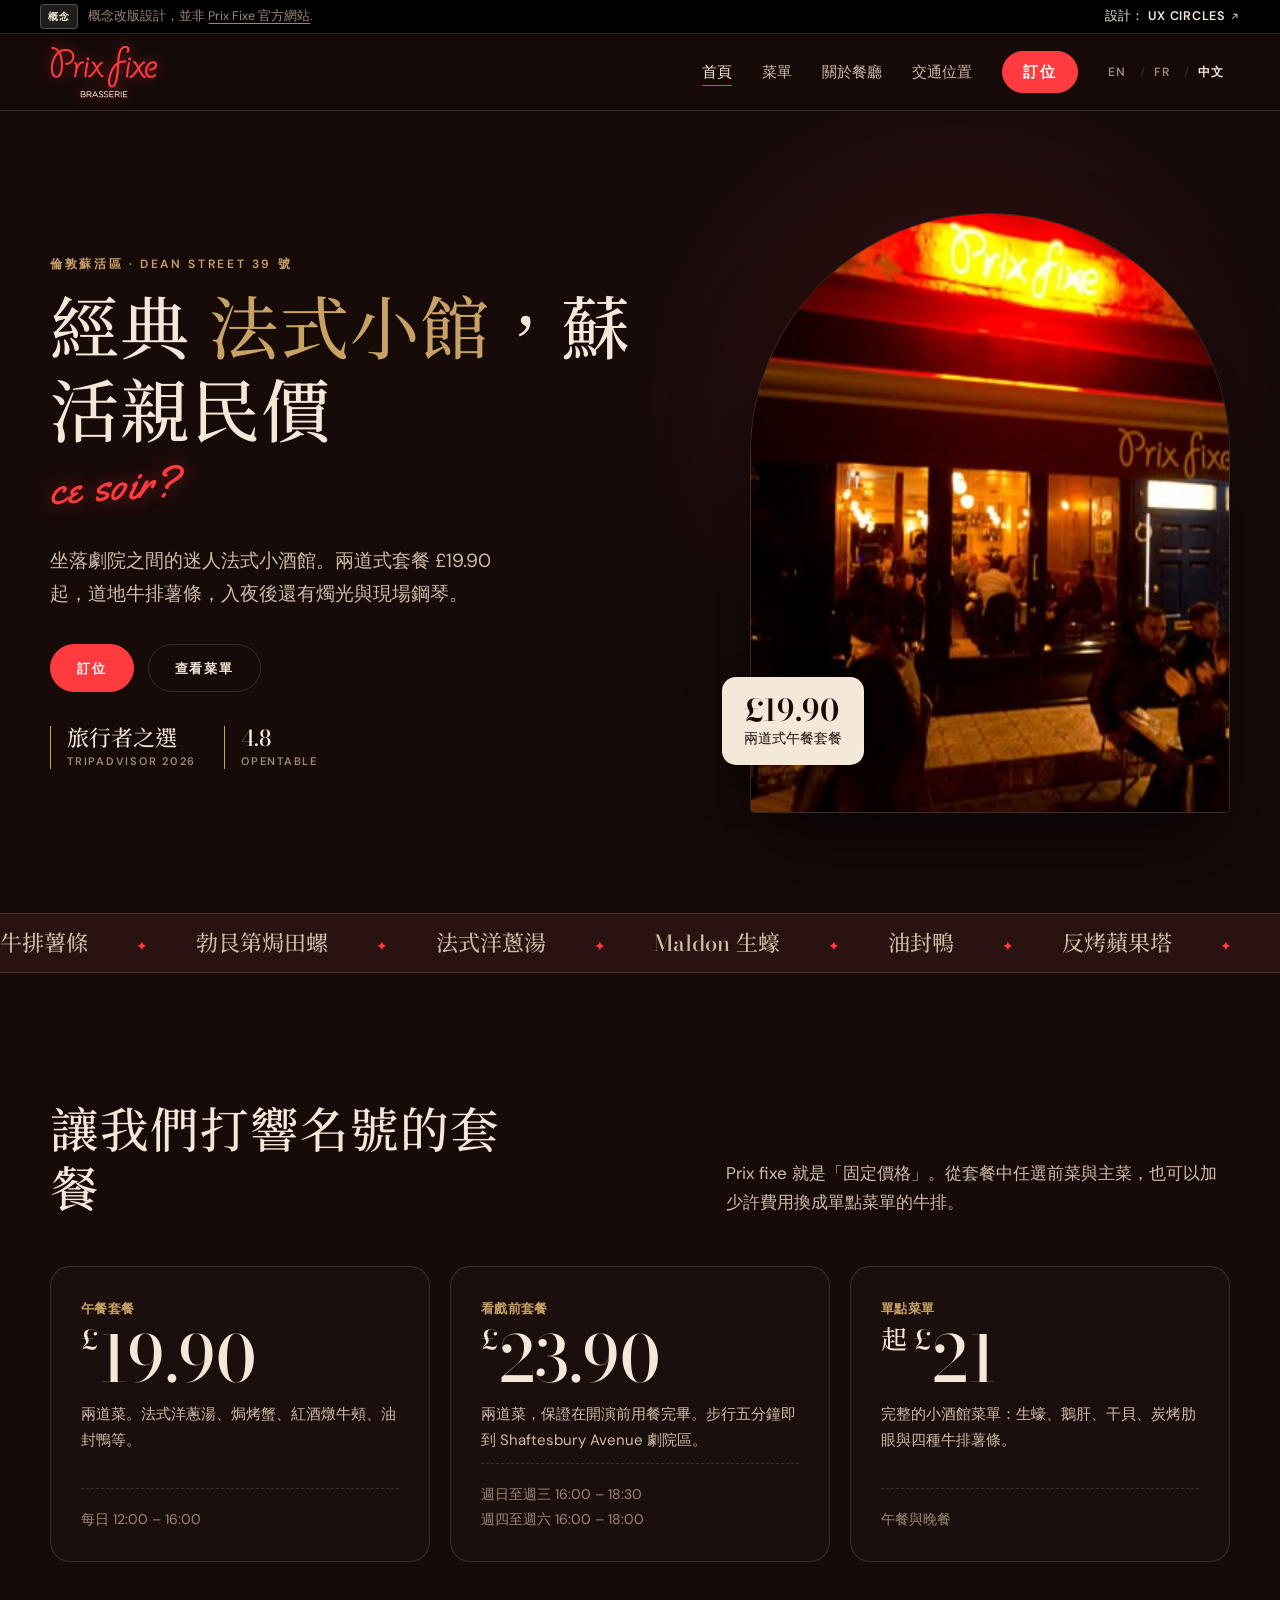
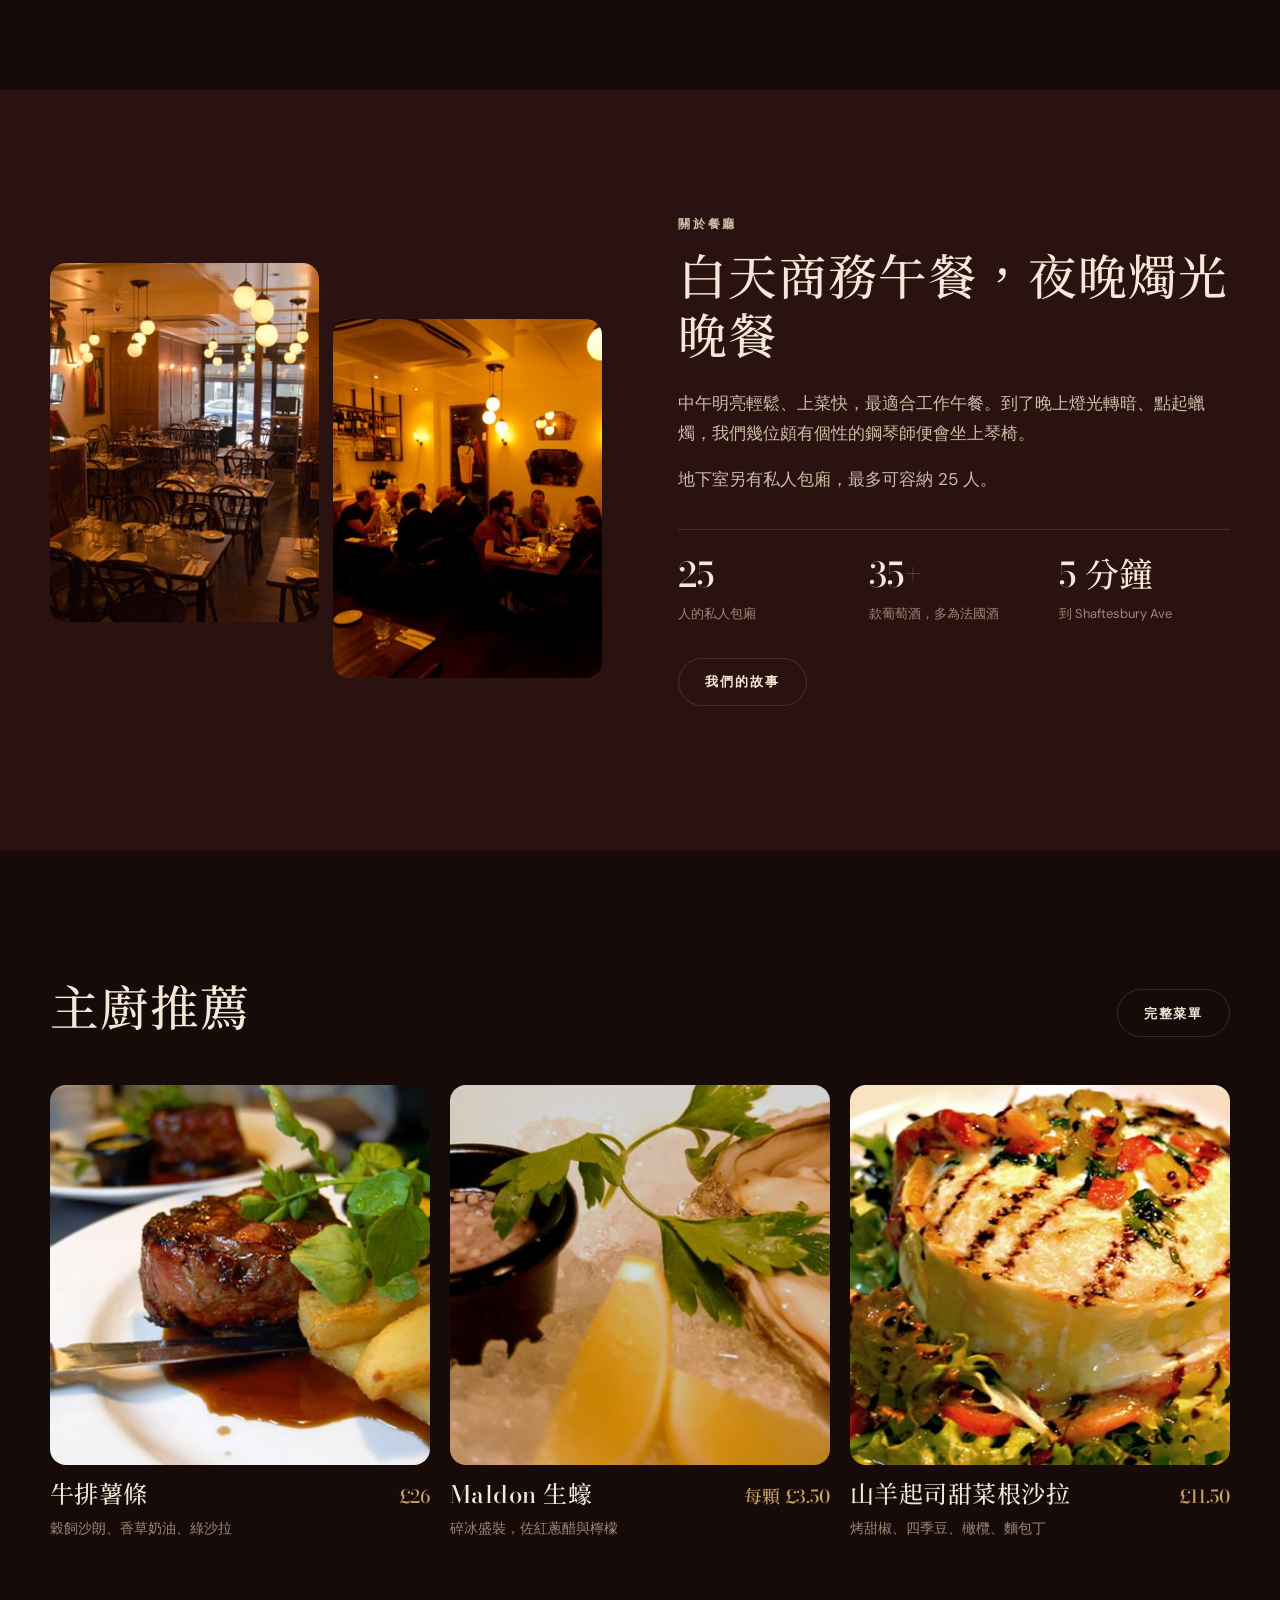
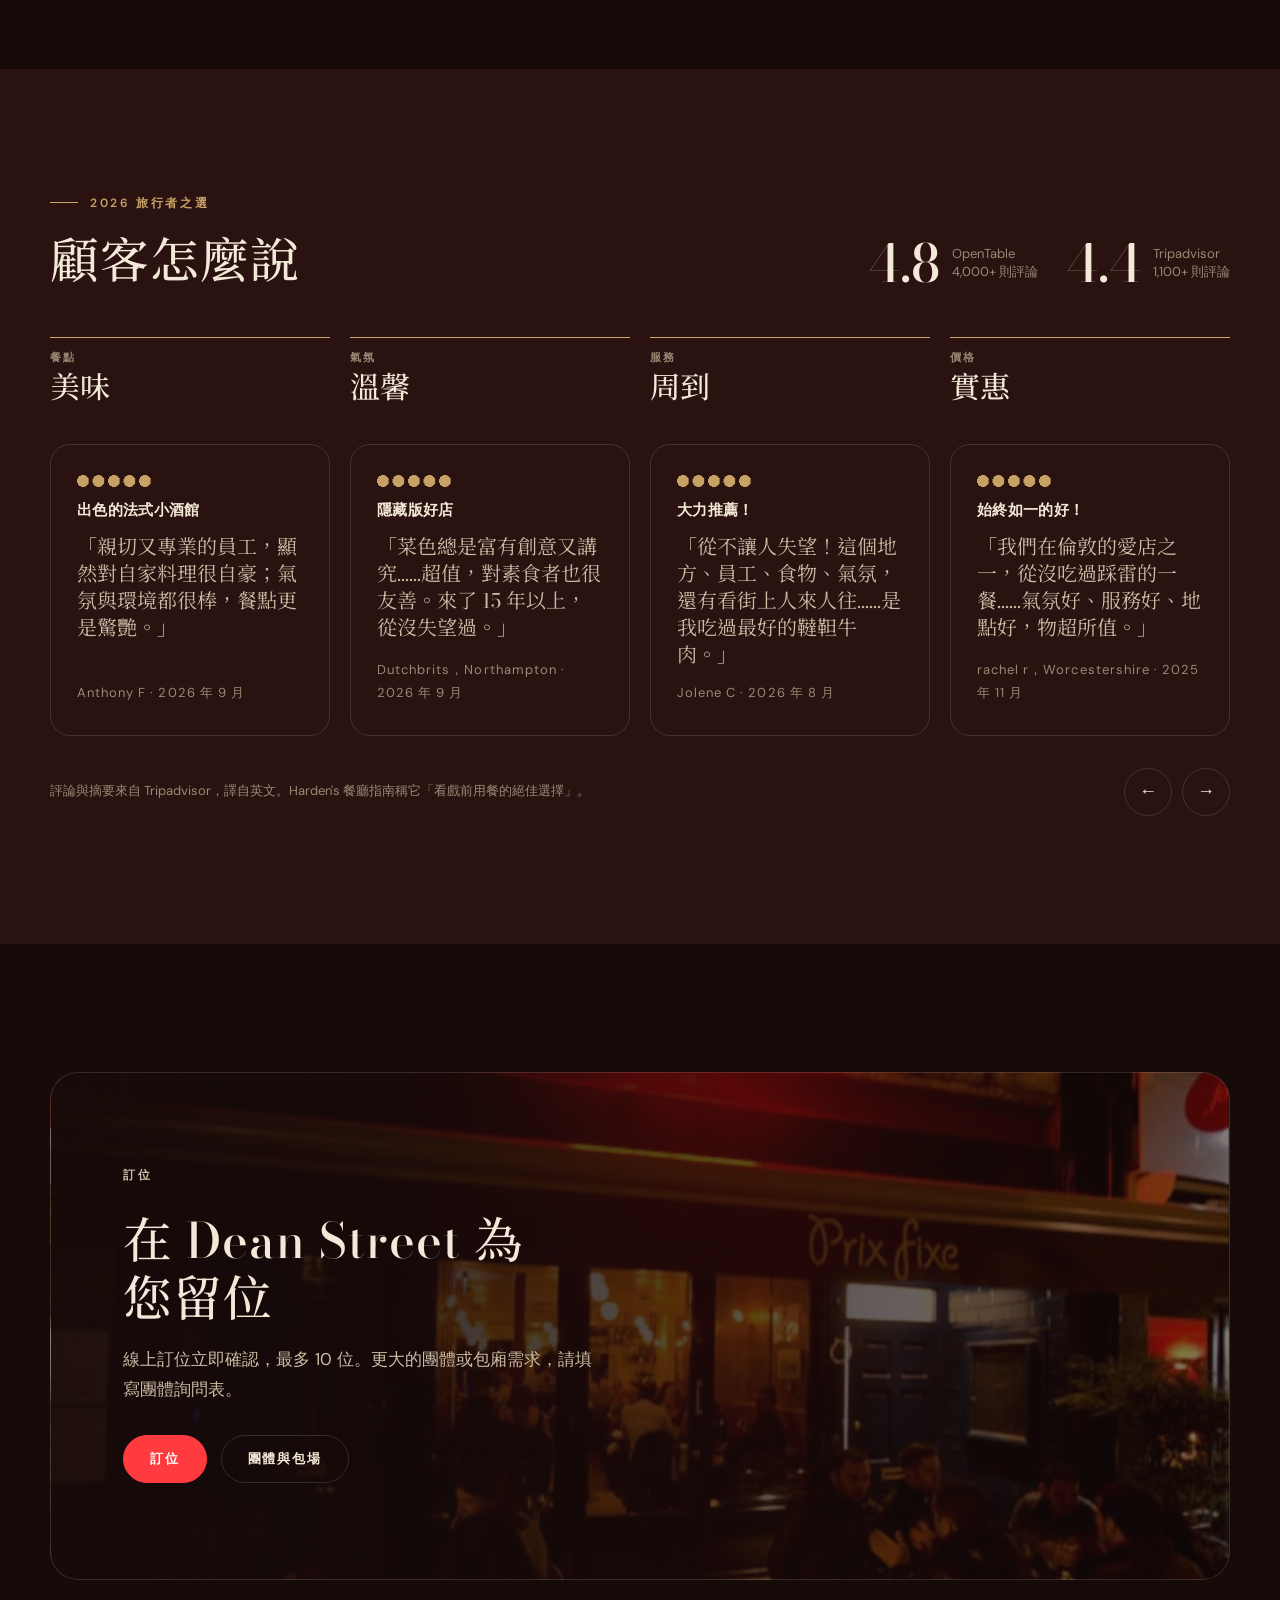
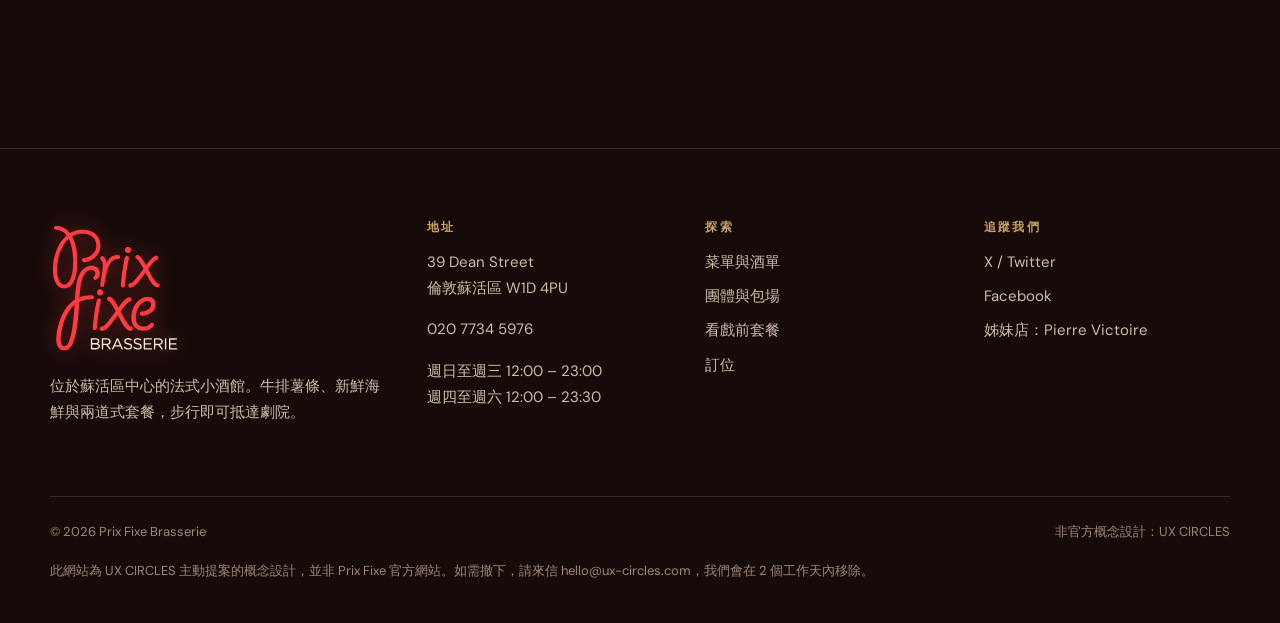
<file: zh/index.html>
<!doctype html>
<html lang="zh-Hant">
<head>
  <meta charset="utf-8">
  <meta name="viewport" content="width=device-width, initial-scale=1">
  <title>Prix Fixe Brasserie · 倫敦蘇活區法式餐廳</title>
  <meta name="description" content="Prix Fixe Brasserie，倫敦蘇活區 Dean Street 39 號。當代法式料理、牛排薯條、海鮮與超值套餐，鄰近西區劇院。">
  <meta name="theme-color" content="#170b0a">
  <meta name="robots" content="noindex, nofollow">
  <link rel="icon" href="../assets/logo/prix-fixe-stacked-red.svg" type="image/svg+xml">
  <link rel="apple-touch-icon" href="../assets/logo/prix-fixe-stacked-red-on-white.png">
  <link rel="preconnect" href="https://fonts.googleapis.com">
  <link rel="preconnect" href="https://fonts.gstatic.com" crossorigin>
  <link href="https://fonts.googleapis.com/css2?family=Bodoni+Moda:ital,opsz,wght@0,6..96,400..700;1,6..96,400..700&family=DM+Sans:wght@400;500;600&family=Yellowtail&display=swap" rel="stylesheet">
  <link rel="stylesheet" href="../assets/css/style.css?v=202610292240">
  <link rel="alternate" hreflang="en" href="../index.html">
  <link rel="alternate" hreflang="fr" href="../fr/index.html">
  <link rel="alternate" hreflang="zh-Hant" href="../zh/index.html">
  <link rel="stylesheet" href="https://fonts.googleapis.com/css2?family=Noto+Serif+TC:wght@500;600&amp;display=swap">
</head>
<body>
  <a class="skip" href="#main">跳到主要內容</a>
  <div class="concept-bar" role="note">
    <p><span class="concept-tag">概念</span><span class="concept-long">概念改版設計，並非 <a href="https://www.prixfixe.net/" target="_blank" rel="noopener">Prix Fixe 官方網站</a>.</span><span class="concept-short">概念改版設計</span></p>
    <a href="https://ux-circles.com/restaurants" target="_blank" rel="noopener">設計：<strong>UX CIRCLES</strong> <svg width="12" height="12" viewBox="0 0 24 24" fill="none" stroke="currentColor" stroke-width="2" aria-hidden="true"><path d="M7 17 17 7M9 7h8v8"/></svg></a>
  </div>
  <header class="site-header">
    <div class="wrap">
      <a class="brand" href="index.html" aria-label="Prix Fixe Brasserie 首頁">
        <img src="../assets/logo/prix-fixe-horizontal-neon.svg" alt="" width="108" height="54">
      </a>
      <button class="nav-toggle" aria-label="選單" aria-expanded="false" aria-controls="nav"><span></span><span></span><span></span></button>
      <nav class="nav" id="nav" aria-label="主選單">
        <a href="index.html" aria-current="page">首頁</a>
        <a href="menu.html">菜單</a>
        <a href="about.html">關於餐廳</a>
        <a href="contact.html">交通位置</a>
        <a class="btn" href="reservation.html">訂位</a>
        <span class="lang-switch"><a href="../index.html" hreflang="en" lang="en" aria-label="English">EN</a><a href="../fr/index.html" hreflang="fr" lang="fr" aria-label="Français">FR</a><a href="../zh/index.html" hreflang="zh-Hant" lang="zh-Hant" aria-label="中文" aria-current="true">中文</a></span>
      </nav>
    </div>
  </header>
  <main id="main">

    <section class="hero">
      <div class="wrap">
        <div>
          <p class="eyebrow">倫敦蘇活區 · Dean Street 39 號</p>
          <h1>經典 <em>法式小館</em>，蘇活親民價<span class="script">ce soir?</span></h1>
          <p class="lede">坐落劇院之間的迷人法式小酒館。兩道式套餐 £19.90 起，道地牛排薯條，入夜後還有燭光與現場鋼琴。</p>
          <div class="actions">
            <a class="btn" href="reservation.html">訂位</a>
            <a class="btn btn--ghost" href="menu.html">查看菜單</a>
          </div>
          <ul class="creds">
            <li><strong>旅行者之選</strong><span>Tripadvisor 2026</span></li>
            <li><strong>4.8</strong><span>OpenTable</span></li>
          </ul>
        </div>
        <div class="arch-wrap">
          <div class="arch"><img src="../assets/img/exterior-night.jpg" alt="夜晚的 Dean Street：Prix Fixe 的紅色霓虹招牌與熱鬧露台" width="600" height="400"></div>
          <div class="arch-badge"><strong>£19.90</strong>兩道式午餐套餐</div>
        </div>
      </div>
    </section>

    <div class="ticker" aria-hidden="true">
      <div class="ticker-track">
        <span>牛排薯條</span><span>勃艮第焗田螺</span><span>法式洋蔥湯</span><span>Maldon 生蠔</span><span>油封鴨</span><span>反烤蘋果塔</span><span>巧克力慕斯</span><span>皇家基爾</span>
        <span>牛排薯條</span><span>勃艮第焗田螺</span><span>法式洋蔥湯</span><span>Maldon 生蠔</span><span>油封鴨</span><span>反烤蘋果塔</span><span>巧克力慕斯</span><span>皇家基爾</span>
      </div>
    </div>

    <section class="section">
      <div class="wrap">
        <div class="section-head reveal">
          <h2>讓我們打響名號的套餐</h2>
          <p>Prix fixe 就是「固定價格」。從套餐中任選前菜與主菜，也可以加少許費用換成單點菜單的牛排。</p>
        </div>
        <div class="offers">
          <article class="offer reveal">
            <h3>午餐套餐</h3>
            <div class="price"><small>£</small>19.90</div>
            <p>兩道菜。法式洋蔥湯、焗烤蟹、紅酒燉牛頰、油封鴨等。</p>
            <div class="when">每日 12:00 – 16:00</div>
          </article>
          <article class="offer reveal">
            <h3>看戲前套餐</h3>
            <div class="price"><small>£</small>23.90</div>
            <p>兩道菜，保證在開演前用餐完畢。步行五分鐘即到 Shaftesbury Avenue 劇院區。</p>
            <div class="when">週日至週三 16:00 – 18:30<br>週四至週六 16:00 – 18:00</div>
          </article>
          <article class="offer reveal">
            <h3>單點菜單</h3>
            <div class="price"><small>起 £</small>21</div>
            <p>完整的小酒館菜單：生蠔、鵝肝、干貝、炭烤肋眼與四種牛排薯條。</p>
            <div class="when">午餐與晚餐</div>
          </article>
        </div>
      </div>
    </section>

    <section class="section section--wine">
      <div class="wrap split">
        <div class="split-media reveal">
          <img src="../assets/img/dining-room.jpg" alt="餐廳內的球形吊燈、曲木椅與裸露紅磚牆" width="600" height="400" loading="lazy">
          <img src="../assets/img/evening-service.jpg" alt="晚餐時段座無虛席的用餐區" width="600" height="400" loading="lazy">
        </div>
        <div class="reveal">
          <p class="eyebrow">關於餐廳</p>
          <h2>白天商務午餐，夜晚燭光晚餐</h2>
          <p>中午明亮輕鬆、上菜快，最適合工作午餐。到了晚上燈光轉暗、點起蠟燭，我們幾位頗有個性的鋼琴師便會坐上琴椅。</p>
          <p>地下室另有私人包廂，最多可容納 25 人。</p>
          <div class="facts">
            <div><strong>25</strong><span>人的私人包廂</span></div>
            <div><strong>35+</strong><span>款葡萄酒，多為法國酒</span></div>
            <div><strong>5 分鐘</strong><span>到 Shaftesbury Ave</span></div>
          </div>
          <p style="margin-top:30px"><a class="btn btn--ghost" href="about.html">我們的故事</a></p>
        </div>
      </div>
    </section>

    <section class="section">
      <div class="wrap">
        <div class="section-head reveal">
          <h2>主廚推薦</h2>
          <p><a class="btn btn--ghost" href="menu.html">完整菜單</a></p>
        </div>
        <div class="dishes">
          <div class="dish reveal"><figure>
            <img src="../assets/img/steak-frites.jpg" alt="炭烤牛排佐薯條與西洋菜" width="600" height="400" loading="lazy">
            <figcaption><div><h3>牛排薯條</h3><small>穀飼沙朗、香草奶油、綠沙拉</small></div><span class="p">£26</span></figcaption>
          </figure></div>
          <div class="dish reveal"><figure>
            <img src="../assets/img/oysters.jpg" alt="碎冰上的生蠔，佐紅蔥醋與檸檬" width="600" height="400" loading="lazy">
            <figcaption><div><h3>Maldon 生蠔</h3><small>碎冰盛裝，佐紅蔥醋與檸檬</small></div><span class="p">每顆 £3.50</span></figcaption>
          </figure></div>
          <div class="dish reveal"><figure>
            <img src="../assets/img/goats-cheese.jpg" alt="山羊起司沙拉，佐捲葉苦苣與烤甜椒" width="600" height="400" loading="lazy">
            <figcaption><div><h3>山羊起司甜菜根沙拉</h3><small>烤甜椒、四季豆、橄欖、麵包丁</small></div><span class="p">£11.50</span></figcaption>
          </figure></div>
        </div>
      </div>
    </section>

    <section class="section section--wine">
      <div class="wrap">
        <div class="section-head reveal">
          <div>
            <p class="eyebrow award-line">2026 旅行者之選</p>
            <h2>顧客怎麼說</h2>
          </div>
          <div class="scores">
            <div><strong>4.8</strong><span>OpenTable<br>4,000+ 則評論</span></div>
            <div><strong>4.4</strong><span>Tripadvisor<br>1,100+ 則評論</span></div>
          </div>
        </div>
        <dl class="traits reveal" aria-label="Tripadvisor 評論摘要">
          <div><dt>餐點</dt><dd>美味</dd></div>
          <div><dt>氣氛</dt><dd>溫馨</dd></div>
          <div><dt>服務</dt><dd>周到</dd></div>
          <div><dt>價格</dt><dd>實惠</dd></div>
        </dl>
        <div class="reviews reveal" tabindex="0" aria-label="顧客評論，左右滑動查看更多">
          <figure class="review">
            <span class="dots" role="img" aria-label="Tripadvisor 5 分滿分"></span>
            <h3>出色的法式小酒館</h3>
            <blockquote>「親切又專業的員工，顯然對自家料理很自豪；氣氛與環境都很棒，餐點更是驚艷。」</blockquote>
            <figcaption>Anthony F · 2026 年 9 月</figcaption>
          </figure>
          <figure class="review">
            <span class="dots" role="img" aria-label="Tripadvisor 5 分滿分"></span>
            <h3>隱藏版好店</h3>
            <blockquote>「菜色總是富有創意又講究……超值，對素食者也很友善。來了 15 年以上，從沒失望過。」</blockquote>
            <figcaption>Dutchbrits，Northampton · 2026 年 9 月</figcaption>
          </figure>
          <figure class="review">
            <span class="dots" role="img" aria-label="Tripadvisor 5 分滿分"></span>
            <h3>大力推薦！</h3>
            <blockquote>「從不讓人失望！這個地方、員工、食物、氣氛，還有看街上人來人往……是我吃過最好的韃靼牛肉。」</blockquote>
            <figcaption>Jolene C · 2026 年 8 月</figcaption>
          </figure>
          <figure class="review">
            <span class="dots" role="img" aria-label="Tripadvisor 5 分滿分"></span>
            <h3>始終如一的好！</h3>
            <blockquote>「我們在倫敦的愛店之一，從沒吃過踩雷的一餐……氣氛好、服務好、地點好，物超所值。」</blockquote>
            <figcaption>rachel r，Worcestershire · 2025 年 11 月</figcaption>
          </figure>
          <figure class="review">
            <span class="dots" role="img" aria-label="Tripadvisor 5 分滿分"></span>
            <h3>驚喜滿分！</h3>
            <blockquote>「菜單多元，每道菜價格都很實在……韃靼牛肉和生蠔調味完美，太棒了。服務也很好。」</blockquote>
            <figcaption>Foodmad20，Cromer · 2026 年 7 月</figcaption>
          </figure>
          <figure class="review">
            <span class="dots" role="img" aria-label="Tripadvisor 5 分滿分"></span>
            <h3>很棒的小酒館</h3>
            <blockquote>「餐點很棒，員工熱心。我們離開後，經理甚至追出來道謝，還和我先生握手。」</blockquote>
            <figcaption>Sue R · 2026 年 6 月</figcaption>
          </figure>
          <figure class="review">
            <span class="dots" role="img" aria-label="Tripadvisor 5 分滿分"></span>
            <h3>服務和餐點都完美</h3>
            <blockquote>「是我在英國吃過餐點和服務最好的一家……點了韃靼牛肉，真是人間美味！」</blockquote>
            <figcaption>em · 2026 年 6 月</figcaption>
          </figure>
        </div>
        <div class="review-foot"><p class="review-src">評論與摘要來自 Tripadvisor，譯自英文。Harden's 餐廳指南稱它「看戲前用餐的絕佳選擇」。</p><div class="review-nav"><button type="button" class="rv-prev" aria-label="上一則評論">←</button><button type="button" class="rv-next" aria-label="下一則評論">→</button></div></div>
      </div>
    </section>

    <section class="section">
      <div class="wrap">
        <div class="cta reveal">
          <p class="eyebrow">訂位</p>
          <h2>在 Dean Street 為您留位</h2>
          <p>線上訂位立即確認，最多 10 位。更大的團體或包廂需求，請填寫團體詢問表。</p>
          <div style="display:flex;gap:14px;flex-wrap:wrap">
            <a class="btn" href="reservation.html">訂位</a>
            <a class="btn btn--ghost" href="about.html#groups">團體與包場</a>
          </div>
        </div>
      </div>
    </section>
  </main>
  <footer class="site-footer">
    <div class="wrap">
      <div class="footer-grid">
        <div>
          <img class="footer-logo" src="../assets/logo/prix-fixe-stacked-neon.svg" alt="Prix Fixe Brasserie" width="130" height="132">
          <p>位於蘇活區中心的法式小酒館。牛排薯條、新鮮海鮮與兩道式套餐，步行即可抵達劇院。</p>
        </div>
        <div>
          <h4>地址</h4>
          <p>39 Dean Street<br>倫敦蘇活區 W1D 4PU</p>
          <p><a href="tel:+442077345976">020 7734 5976</a></p>
          <p>週日至週三 12:00 – 23:00<br>週四至週六 12:00 – 23:30</p>
        </div>
        <div>
          <h4>探索</h4>
          <ul>
            <li><a href="menu.html">菜單與酒單</a></li>
            <li><a href="about.html#groups">團體與包場</a></li>
            <li><a href="menu.html#set">看戲前套餐</a></li>
            <li><a href="reservation.html">訂位</a></li>
          </ul>
        </div>
        <div>
          <h4>追蹤我們</h4>
          <ul>
            <li><a href="https://twitter.com/prixfixelondon" rel="noopener">X / Twitter</a></li>
            <li><a href="https://www.facebook.com/pages/Prix-Fixe-Brasserie/104739946242835" rel="noopener">Facebook</a></li>
            <li><a href="http://www.pierrevictoire.com/" rel="noopener">姊妹店：Pierre Victoire</a></li>
          </ul>
        </div>
      </div>
      <div class="footer-base">
        <span>© <span id="year">2026</span> Prix Fixe Brasserie</span>
        <span>非官方概念設計：<a href="https://ux-circles.com/restaurants" target="_blank" rel="noopener">UX CIRCLES</a></span>
        <span data-takedown style="flex-basis: 100%; margin: 0;">此網站為 UX CIRCLES 主動提案的概念設計，並非 Prix Fixe 官方網站。如需撤下，請來信 <a href="mailto:hello@ux-circles.com">hello@ux-circles.com</a>，我們會在 2 個工作天內移除。</span>
      </div>
    </div>
  </footer>
  <script src="../assets/js/main.js?v=202610292240"></script>
</body>
</html>
</file>
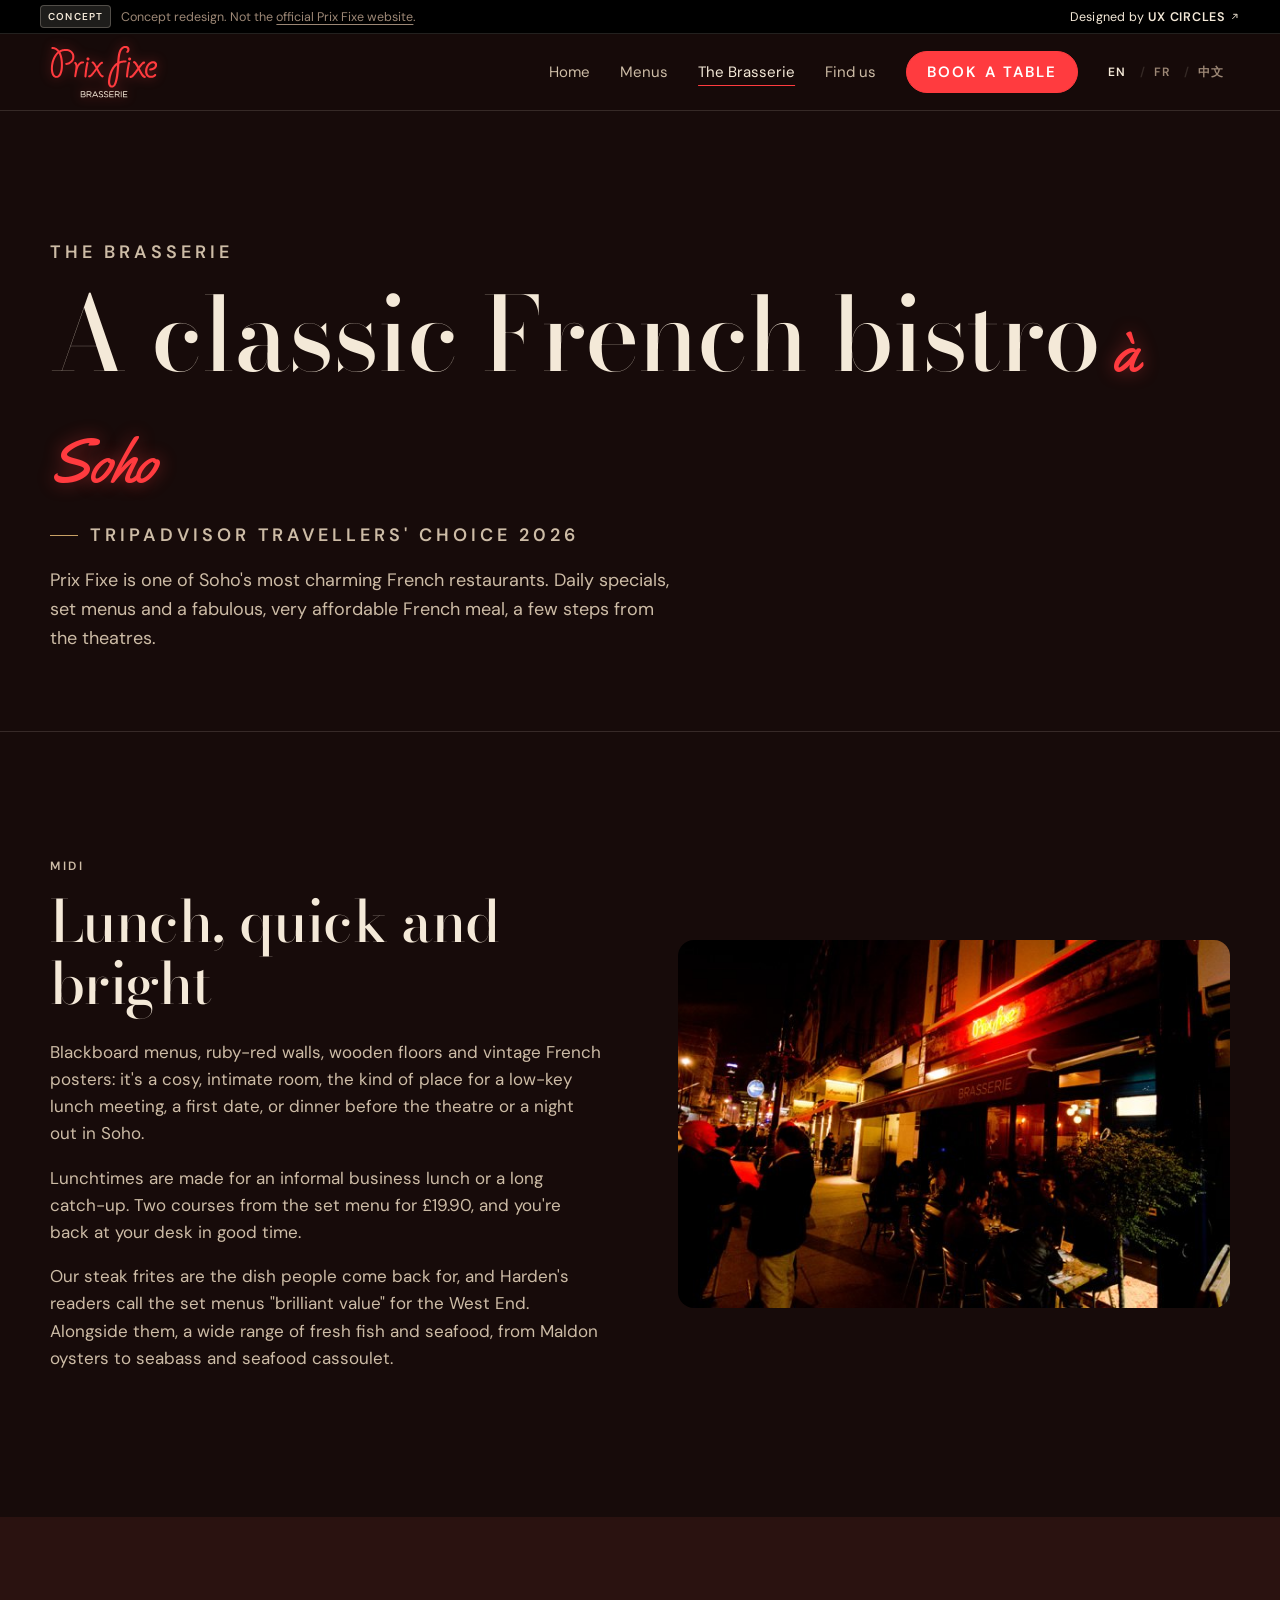
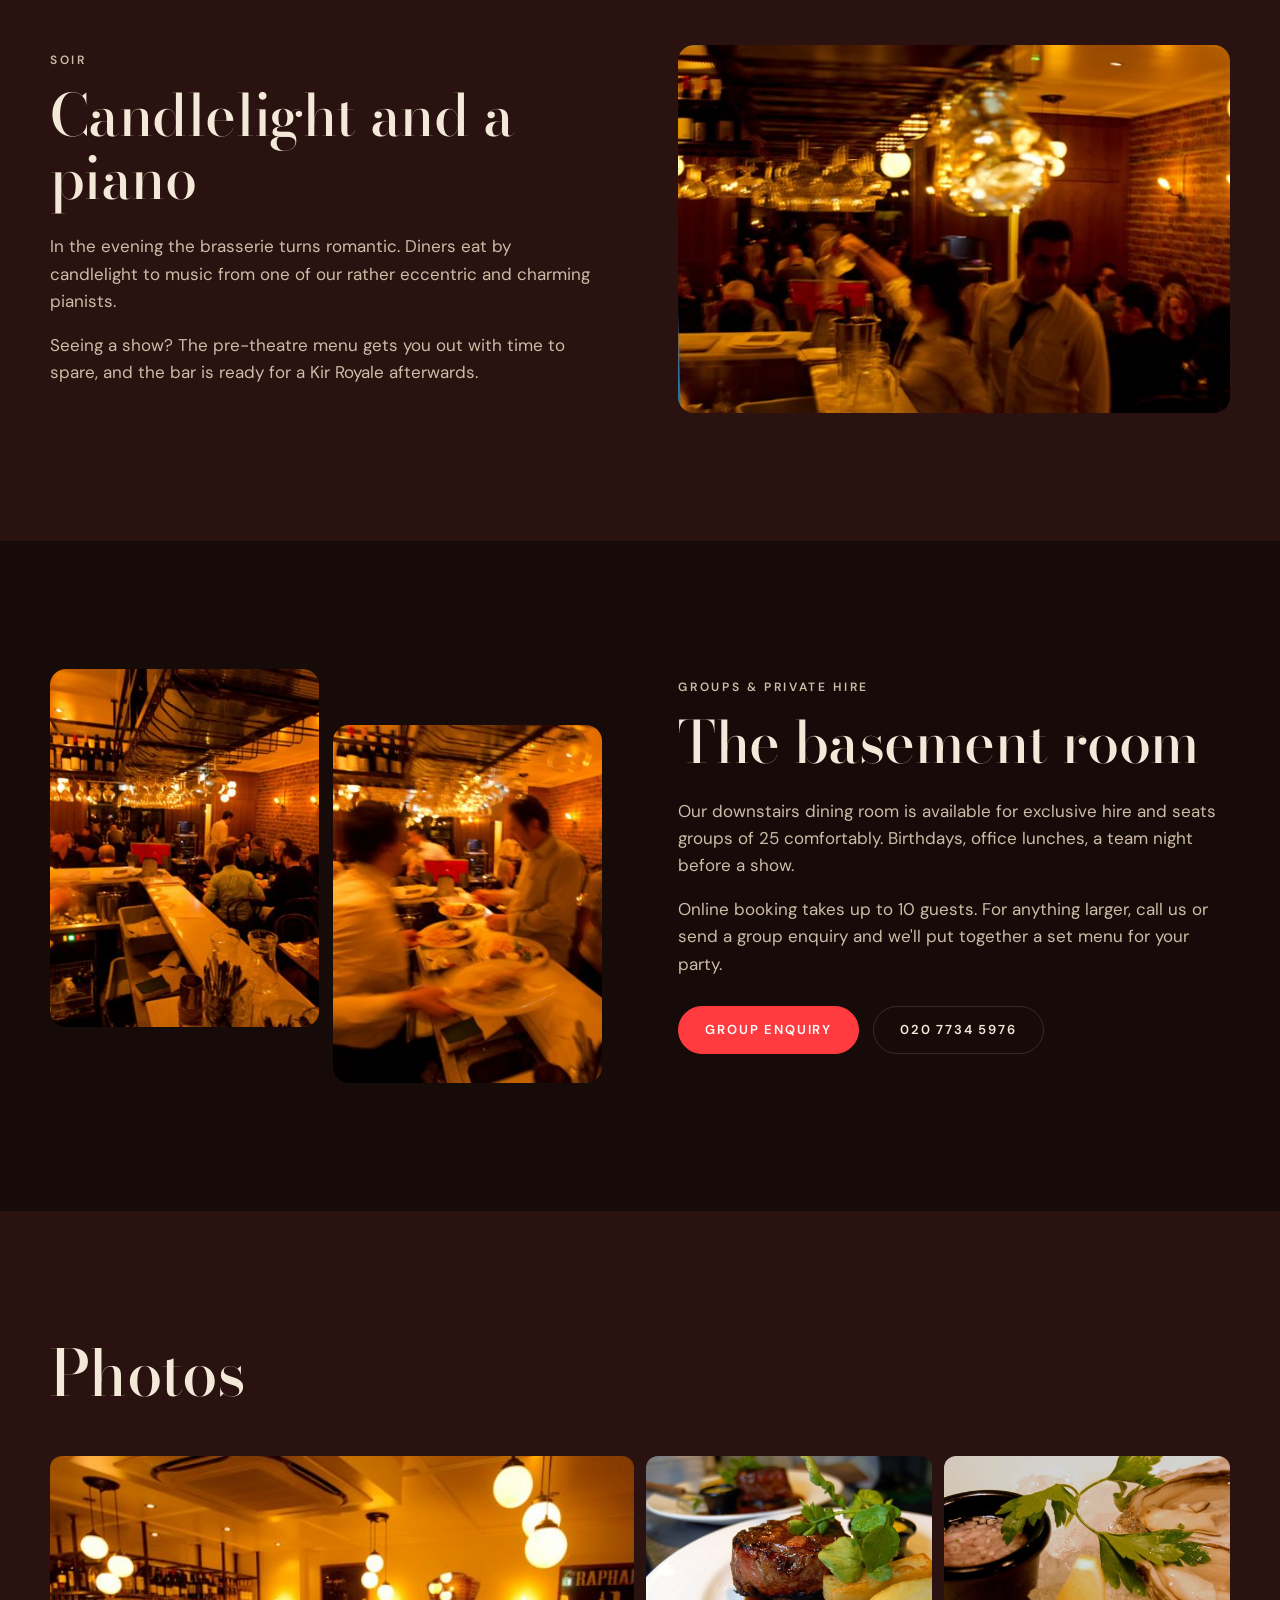
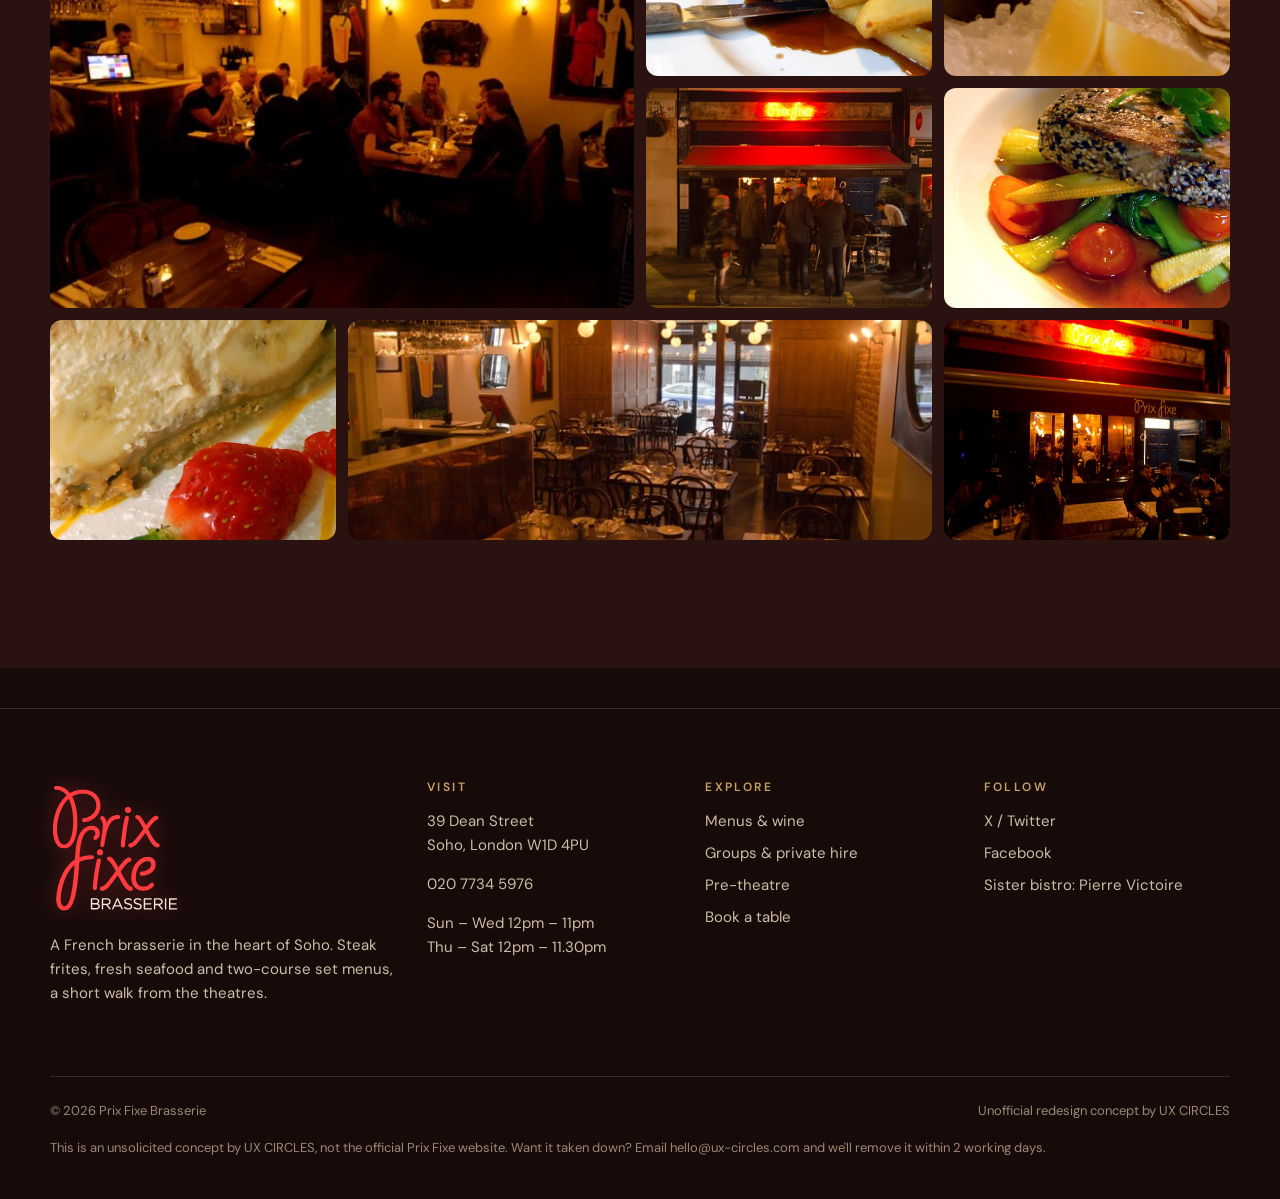
<file: about.html>
<!doctype html>
<html lang="en">
<head>
  <meta charset="utf-8">
  <meta name="viewport" content="width=device-width, initial-scale=1">
  <title>The Brasserie · Prix Fixe, Soho</title>
  <meta name="description" content="The story of Prix Fixe Brasserie on Dean Street: a classic French bistro, live piano in the evening and a private basement room for 25.">
  <meta name="theme-color" content="#170b0a">
  <meta name="robots" content="noindex, nofollow">
  <link rel="icon" href="assets/logo/prix-fixe-stacked-red.svg" type="image/svg+xml">
  <link rel="apple-touch-icon" href="assets/logo/prix-fixe-stacked-red-on-white.png">
  <link rel="preconnect" href="https://fonts.googleapis.com">
  <link rel="preconnect" href="https://fonts.gstatic.com" crossorigin>
  <link href="https://fonts.googleapis.com/css2?family=Bodoni+Moda:ital,opsz,wght@0,6..96,400..700;1,6..96,400..700&family=DM+Sans:wght@400;500;600&family=Yellowtail&display=swap" rel="stylesheet">
  <link rel="stylesheet" href="assets/css/style.css?v=202610292240">
  <link rel="alternate" hreflang="en" href="about.html">
  <link rel="alternate" hreflang="fr" href="fr/about.html">
  <link rel="alternate" hreflang="zh-Hant" href="zh/about.html">
</head>
<body>
  <a class="skip" href="#main">Skip to content</a>
  <div class="concept-bar" role="note">
    <p><span class="concept-tag">Concept</span><span class="concept-long">Concept redesign. Not the <a href="https://www.prixfixe.net/" target="_blank" rel="noopener">official Prix Fixe website</a>.</span><span class="concept-short">Concept redesign</span></p>
    <a href="https://ux-circles.com/restaurants" target="_blank" rel="noopener">Designed by <strong>UX CIRCLES</strong> <svg width="12" height="12" viewBox="0 0 24 24" fill="none" stroke="currentColor" stroke-width="2" aria-hidden="true"><path d="M7 17 17 7M9 7h8v8"/></svg></a>
  </div>
  <header class="site-header">
    <div class="wrap">
      <a class="brand" href="index.html" aria-label="Prix Fixe Brasserie, home">
        <img src="assets/logo/prix-fixe-horizontal-neon.svg" alt="" width="108" height="54">
      </a>
      <button class="nav-toggle" aria-label="Menu" aria-expanded="false" aria-controls="nav"><span></span><span></span><span></span></button>
      <nav class="nav" id="nav" aria-label="Main">
        <a href="index.html">Home</a>
        <a href="menu.html">Menus</a>
        <a href="about.html" aria-current="page">The Brasserie</a>
        <a href="contact.html">Find us</a>
        <a class="btn" href="reservation.html">Book a table</a>
        <span class="lang-switch"><a href="about.html" hreflang="en" lang="en" aria-label="English" aria-current="true">EN</a><a href="fr/about.html" hreflang="fr" lang="fr" aria-label="Français">FR</a><a href="zh/about.html" hreflang="zh-Hant" lang="zh-Hant" aria-label="中文">中文</a></span>
      </nav>
    </div>
  </header>
  <main id="main">

    <section class="page-head">
      <div class="wrap">
        <p class="eyebrow">The brasserie</p>
        <h1>A classic French bistro<span class="script">à Soho</span></h1>
        <p class="eyebrow award-line">Tripadvisor Travellers' Choice 2026</p>
        <p>Prix Fixe is one of Soho's most charming French restaurants. Daily specials, set menus and a fabulous, very affordable French meal, a few steps from the theatres.</p>
      </div>
    </section>

    <section class="section">
      <div class="wrap split">
        <div class="reveal">
          <p class="eyebrow">Midi</p>
          <h2>Lunch, quick and bright</h2>
          <p>Blackboard menus, ruby-red walls, wooden floors and vintage French posters: it's a cosy, intimate room, the kind of place for a low-key lunch meeting, a first date, or dinner before the theatre or a night out in Soho.</p>
          <p>Lunchtimes are made for an informal business lunch or a long catch-up. Two courses from the set menu for £19.90, and you're back at your desk in good time.</p>
          <p>Our steak frites are the dish people come back for, and Harden's readers call the set menus "brilliant value" for the West End. Alongside them, a wide range of fresh fish and seafood, from Maldon oysters to seabass and seafood cassoulet.</p>
        </div>
        <div class="split-media split-media--single reveal">
          <img src="assets/img/dean-street.jpg" alt="Diners on the Dean Street terrace in the evening" width="600" height="400" loading="lazy">
        </div>
      </div>
    </section>

    <section class="section section--wine">
      <div class="wrap split split--flip">
        <div class="reveal">
          <p class="eyebrow">Soir</p>
          <h2>Candlelight and a piano</h2>
          <p>In the evening the brasserie turns romantic. Diners eat by candlelight to music from one of our rather eccentric and charming pianists.</p>
          <p>Seeing a show? The pre-theatre menu gets you out with time to spare, and the bar is ready for a Kir Royale afterwards.</p>
        </div>
        <div class="split-media split-media--single reveal">
          <img src="assets/img/pianist-night.jpg" alt="A lively bar at night under glowing pendant lights" width="600" height="400" loading="lazy">
        </div>
      </div>
    </section>

    <section class="section" id="groups">
      <div class="wrap split">
        <div class="split-media reveal">
          <img src="assets/img/bar.jpg" alt="Waiter at the bar with wine glasses hanging overhead" width="600" height="400" loading="lazy">
          <img src="assets/img/service.jpg" alt="Staff serving plates to a busy dining room" width="600" height="400" loading="lazy">
        </div>
        <div class="reveal">
          <p class="eyebrow">Groups &amp; private hire</p>
          <h2>The basement room</h2>
          <p>Our downstairs dining room is available for exclusive hire and seats groups of 25 comfortably. Birthdays, office lunches, a team night before a show.</p>
          <p>Online booking takes up to 10 guests. For anything larger, call us or send a group enquiry and we'll put together a set menu for your party.</p>
          <p style="display:flex;gap:14px;flex-wrap:wrap;margin-top:28px">
            <a class="btn" href="contact.html#enquiry">Group enquiry</a>
            <a class="btn btn--ghost" href="tel:+442077345976">020 7734 5976</a>
          </p>
        </div>
      </div>
    </section>

    <section class="section section--wine">
      <div class="wrap">
        <div class="section-head reveal"><h2>Photos</h2></div>
        <div class="gallery reveal">
          <img class="wide tall" src="assets/img/evening-service.jpg" alt="Evening service in the main room" loading="lazy">
          <img src="assets/img/steak-frites.jpg" alt="Steak frites" loading="lazy">
          <img src="assets/img/oysters.jpg" alt="Oysters on ice" loading="lazy">
          <img src="assets/img/terrace.jpg" alt="The red awning and terrace at night" loading="lazy">
          <img src="assets/img/tuna.jpg" alt="Sesame-crusted fish with vegetables" loading="lazy">
          <img src="assets/img/banoffee.jpg" alt="Banoffee pie with strawberries" loading="lazy">
          <img class="wide" src="assets/img/dining-room.jpg" alt="The empty dining room before service" loading="lazy">
          <img src="assets/img/exterior-night.jpg" alt="The neon sign on Dean Street" loading="lazy">
        </div>
      </div>
    </section>
  </main>
  <footer class="site-footer">
    <div class="wrap">
      <div class="footer-grid">
        <div>
          <img class="footer-logo" src="assets/logo/prix-fixe-stacked-neon.svg" alt="Prix Fixe Brasserie" width="130" height="132">
          <p>A French brasserie in the heart of Soho. Steak frites, fresh seafood and two-course set menus, a short walk from the theatres.</p>
        </div>
        <div>
          <h4>Visit</h4>
          <p>39 Dean Street<br>Soho, London W1D 4PU</p>
          <p><a href="tel:+442077345976">020 7734 5976</a></p>
          <p>Sun – Wed 12pm – 11pm<br>Thu – Sat 12pm – 11.30pm</p>
        </div>
        <div>
          <h4>Explore</h4>
          <ul>
            <li><a href="menu.html">Menus &amp; wine</a></li>
            <li><a href="about.html#groups">Groups &amp; private hire</a></li>
            <li><a href="menu.html#set">Pre-theatre</a></li>
            <li><a href="reservation.html">Book a table</a></li>
          </ul>
        </div>
        <div>
          <h4>Follow</h4>
          <ul>
            <li><a href="https://twitter.com/prixfixelondon" rel="noopener">X / Twitter</a></li>
            <li><a href="https://www.facebook.com/pages/Prix-Fixe-Brasserie/104739946242835" rel="noopener">Facebook</a></li>
            <li><a href="http://www.pierrevictoire.com/" rel="noopener">Sister bistro: Pierre Victoire</a></li>
          </ul>
        </div>
      </div>
      <div class="footer-base">
        <span>© <span id="year">2026</span> Prix Fixe Brasserie</span>
        <span>Unofficial redesign concept by <a href="https://ux-circles.com/restaurants" target="_blank" rel="noopener">UX CIRCLES</a></span>
        <span data-takedown style="flex-basis: 100%; margin: 0;">This is an unsolicited concept by UX CIRCLES, not the official Prix Fixe website. Want it taken down? Email <a href="mailto:hello@ux-circles.com">hello@ux-circles.com</a> and we'll remove it within 2 working days.</span>
      </div>
    </div>
  </footer>
  <script src="assets/js/main.js?v=202610292240"></script>
</body>
</html>
</file>
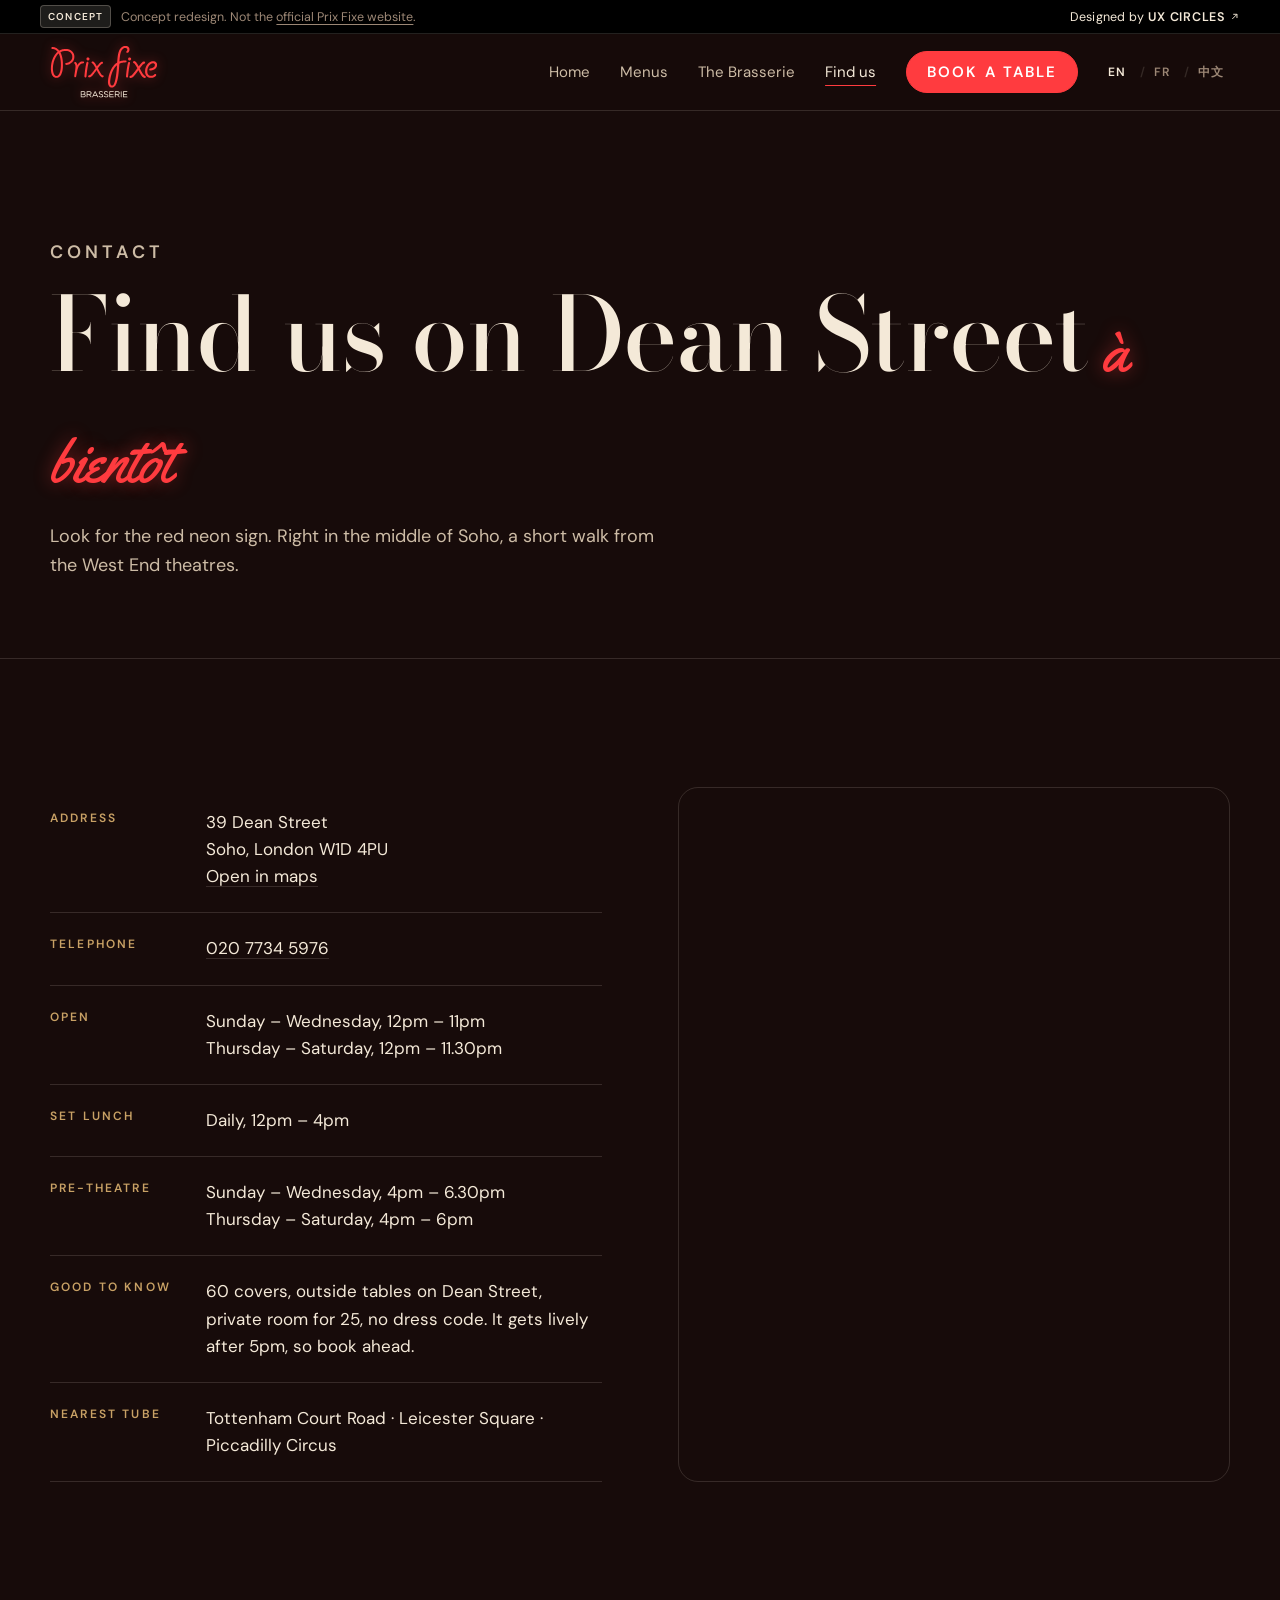
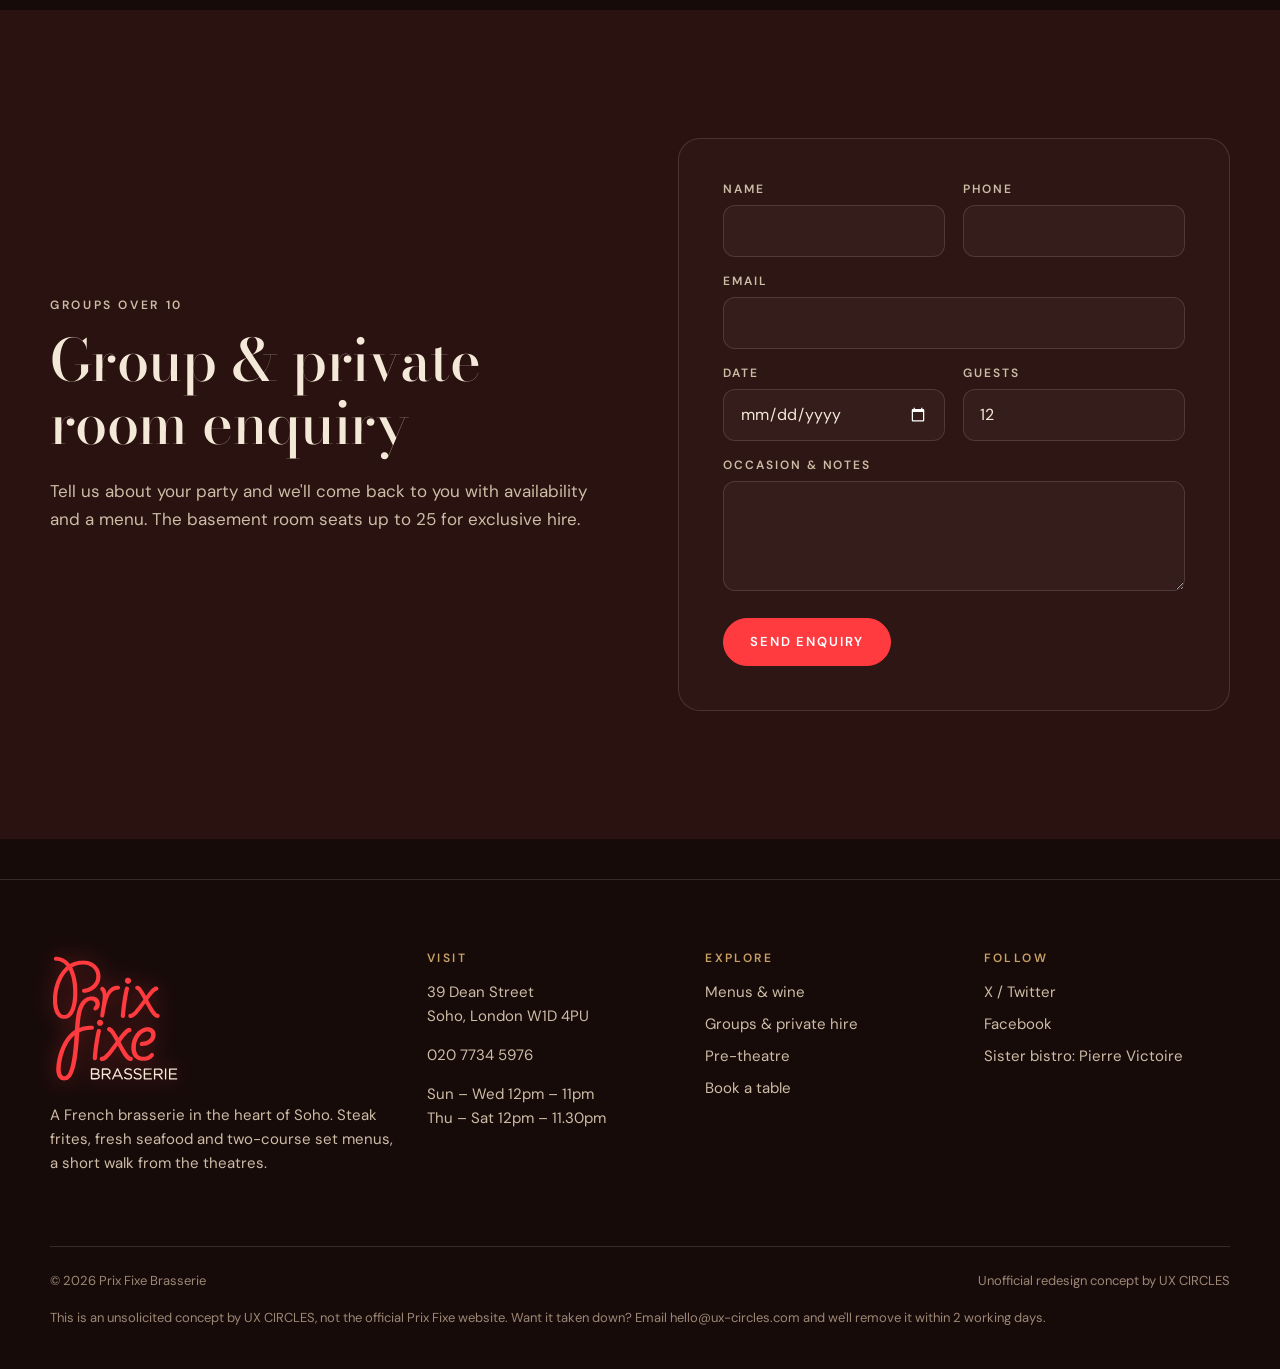
<file: contact.html>
<!doctype html>
<html lang="en">
<head>
  <meta charset="utf-8">
  <meta name="viewport" content="width=device-width, initial-scale=1">
  <title>Find us · Prix Fixe Brasserie, 39 Dean Street</title>
  <meta name="description" content="Prix Fixe Brasserie, 39 Dean Street, Soho, London W1D 4PU. Telephone 020 7734 5976. Directions and group enquiries.">
  <meta name="theme-color" content="#170b0a">
  <meta name="robots" content="noindex, nofollow">
  <link rel="icon" href="assets/logo/prix-fixe-stacked-red.svg" type="image/svg+xml">
  <link rel="apple-touch-icon" href="assets/logo/prix-fixe-stacked-red-on-white.png">
  <link rel="preconnect" href="https://fonts.googleapis.com">
  <link rel="preconnect" href="https://fonts.gstatic.com" crossorigin>
  <link href="https://fonts.googleapis.com/css2?family=Bodoni+Moda:ital,opsz,wght@0,6..96,400..700;1,6..96,400..700&family=DM+Sans:wght@400;500;600&family=Yellowtail&display=swap" rel="stylesheet">
  <link rel="stylesheet" href="assets/css/style.css?v=202610292240">
  <link rel="alternate" hreflang="en" href="contact.html">
  <link rel="alternate" hreflang="fr" href="fr/contact.html">
  <link rel="alternate" hreflang="zh-Hant" href="zh/contact.html">
</head>
<body>
  <a class="skip" href="#main">Skip to content</a>
  <div class="concept-bar" role="note">
    <p><span class="concept-tag">Concept</span><span class="concept-long">Concept redesign. Not the <a href="https://www.prixfixe.net/" target="_blank" rel="noopener">official Prix Fixe website</a>.</span><span class="concept-short">Concept redesign</span></p>
    <a href="https://ux-circles.com/restaurants" target="_blank" rel="noopener">Designed by <strong>UX CIRCLES</strong> <svg width="12" height="12" viewBox="0 0 24 24" fill="none" stroke="currentColor" stroke-width="2" aria-hidden="true"><path d="M7 17 17 7M9 7h8v8"/></svg></a>
  </div>
  <header class="site-header">
    <div class="wrap">
      <a class="brand" href="index.html" aria-label="Prix Fixe Brasserie, home">
        <img src="assets/logo/prix-fixe-horizontal-neon.svg" alt="" width="108" height="54">
      </a>
      <button class="nav-toggle" aria-label="Menu" aria-expanded="false" aria-controls="nav"><span></span><span></span><span></span></button>
      <nav class="nav" id="nav" aria-label="Main">
        <a href="index.html">Home</a>
        <a href="menu.html">Menus</a>
        <a href="about.html">The Brasserie</a>
        <a href="contact.html" aria-current="page">Find us</a>
        <a class="btn" href="reservation.html">Book a table</a>
        <span class="lang-switch"><a href="contact.html" hreflang="en" lang="en" aria-label="English" aria-current="true">EN</a><a href="fr/contact.html" hreflang="fr" lang="fr" aria-label="Français">FR</a><a href="zh/contact.html" hreflang="zh-Hant" lang="zh-Hant" aria-label="中文">中文</a></span>
      </nav>
    </div>
  </header>
  <main id="main">

    <section class="page-head">
      <div class="wrap">
        <p class="eyebrow">Contact</p>
        <h1>Find us on Dean Street<span class="script">à bientôt</span></h1>
        <p>Look for the red neon sign. Right in the middle of Soho, a short walk from the West End theatres.</p>
      </div>
    </section>

    <section class="section">
      <div class="wrap contact-grid">
        <div class="reveal">
          <ul class="info-list">
            <li><span class="k">Address</span><span>39 Dean Street<br>Soho, London W1D 4PU<br><a href="https://www.openstreetmap.org/search?query=39%20Dean%20Street%20London%20W1D%204PU" rel="noopener">Open in maps</a></span></li>
            <li><span class="k">Telephone</span><a href="tel:+442077345976">020 7734 5976</a></li>
            <li><span class="k">Open</span><span>Sunday – Wednesday, 12pm – 11pm<br>Thursday – Saturday, 12pm – 11.30pm</span></li>
            <li><span class="k">Set lunch</span><span>Daily, 12pm – 4pm</span></li>
            <li><span class="k">Pre-theatre</span><span>Sunday – Wednesday, 4pm – 6.30pm<br>Thursday – Saturday, 4pm – 6pm</span></li>
            <li><span class="k">Good to know</span><span>60 covers, outside tables on Dean Street, private room for 25, no dress code. It gets lively after 5pm, so book ahead.</span></li>
            <li><span class="k">Nearest tube</span><span>Tottenham Court Road · Leicester Square · Piccadilly Circus</span></li>
          </ul>
        </div>
        <div class="map reveal">
          <iframe title="Map showing 39 Dean Street, Soho" loading="lazy"
            src="https://www.openstreetmap.org/export/embed.html?bbox=-0.1360%2C51.5115%2C-0.1290%2C51.5155&amp;layer=mapnik&amp;marker=51.5135%2C-0.1323"></iframe>
        </div>
      </div>
    </section>

    <section class="section section--wine" id="enquiry">
      <div class="wrap split">
        <div class="reveal">
          <p class="eyebrow">Groups over 10</p>
          <h2>Group &amp; private room enquiry</h2>
          <p>Tell us about your party and we'll come back to you with availability and a menu. The basement room seats up to 25 for exclusive hire.</p>
        </div>
        <div class="card reveal">
          <form class="form" onsubmit="event.preventDefault(); this.closest('.card').classList.add('is-sent')">
            <div class="field"><label for="g-name">Name</label><input id="g-name" required autocomplete="name"></div>
            <div class="field"><label for="g-phone">Phone</label><input id="g-phone" type="tel" autocomplete="tel"></div>
            <div class="field full"><label for="g-email">Email</label><input id="g-email" type="email" required autocomplete="email"></div>
            <div class="field"><label for="g-date">Date</label><input id="g-date" type="date" required></div>
            <div class="field"><label for="g-size">Guests</label><input id="g-size" type="number" min="11" max="60" value="12" required></div>
            <div class="field full"><label for="g-notes">Occasion &amp; notes</label><textarea id="g-notes"></textarea></div>
            <div class="full"><button class="btn" type="submit">Send enquiry</button></div>
          </form>
          <div class="confirm" role="status"><h3>Merci!</h3><p>We'll be in touch within a day.</p></div>
        </div>
      </div>
    </section>
  </main>
  <footer class="site-footer">
    <div class="wrap">
      <div class="footer-grid">
        <div>
          <img class="footer-logo" src="assets/logo/prix-fixe-stacked-neon.svg" alt="Prix Fixe Brasserie" width="130" height="132">
          <p>A French brasserie in the heart of Soho. Steak frites, fresh seafood and two-course set menus, a short walk from the theatres.</p>
        </div>
        <div>
          <h4>Visit</h4>
          <p>39 Dean Street<br>Soho, London W1D 4PU</p>
          <p><a href="tel:+442077345976">020 7734 5976</a></p>
          <p>Sun – Wed 12pm – 11pm<br>Thu – Sat 12pm – 11.30pm</p>
        </div>
        <div>
          <h4>Explore</h4>
          <ul>
            <li><a href="menu.html">Menus &amp; wine</a></li>
            <li><a href="about.html#groups">Groups &amp; private hire</a></li>
            <li><a href="menu.html#set">Pre-theatre</a></li>
            <li><a href="reservation.html">Book a table</a></li>
          </ul>
        </div>
        <div>
          <h4>Follow</h4>
          <ul>
            <li><a href="https://twitter.com/prixfixelondon" rel="noopener">X / Twitter</a></li>
            <li><a href="https://www.facebook.com/pages/Prix-Fixe-Brasserie/104739946242835" rel="noopener">Facebook</a></li>
            <li><a href="http://www.pierrevictoire.com/" rel="noopener">Sister bistro: Pierre Victoire</a></li>
          </ul>
        </div>
      </div>
      <div class="footer-base">
        <span>© <span id="year">2026</span> Prix Fixe Brasserie</span>
        <span>Unofficial redesign concept by <a href="https://ux-circles.com/restaurants" target="_blank" rel="noopener">UX CIRCLES</a></span>
        <span data-takedown style="flex-basis: 100%; margin: 0;">This is an unsolicited concept by UX CIRCLES, not the official Prix Fixe website. Want it taken down? Email <a href="mailto:hello@ux-circles.com">hello@ux-circles.com</a> and we'll remove it within 2 working days.</span>
      </div>
    </div>
  </footer>
  <script src="assets/js/main.js?v=202610292240"></script>
</body>
</html>
</file>
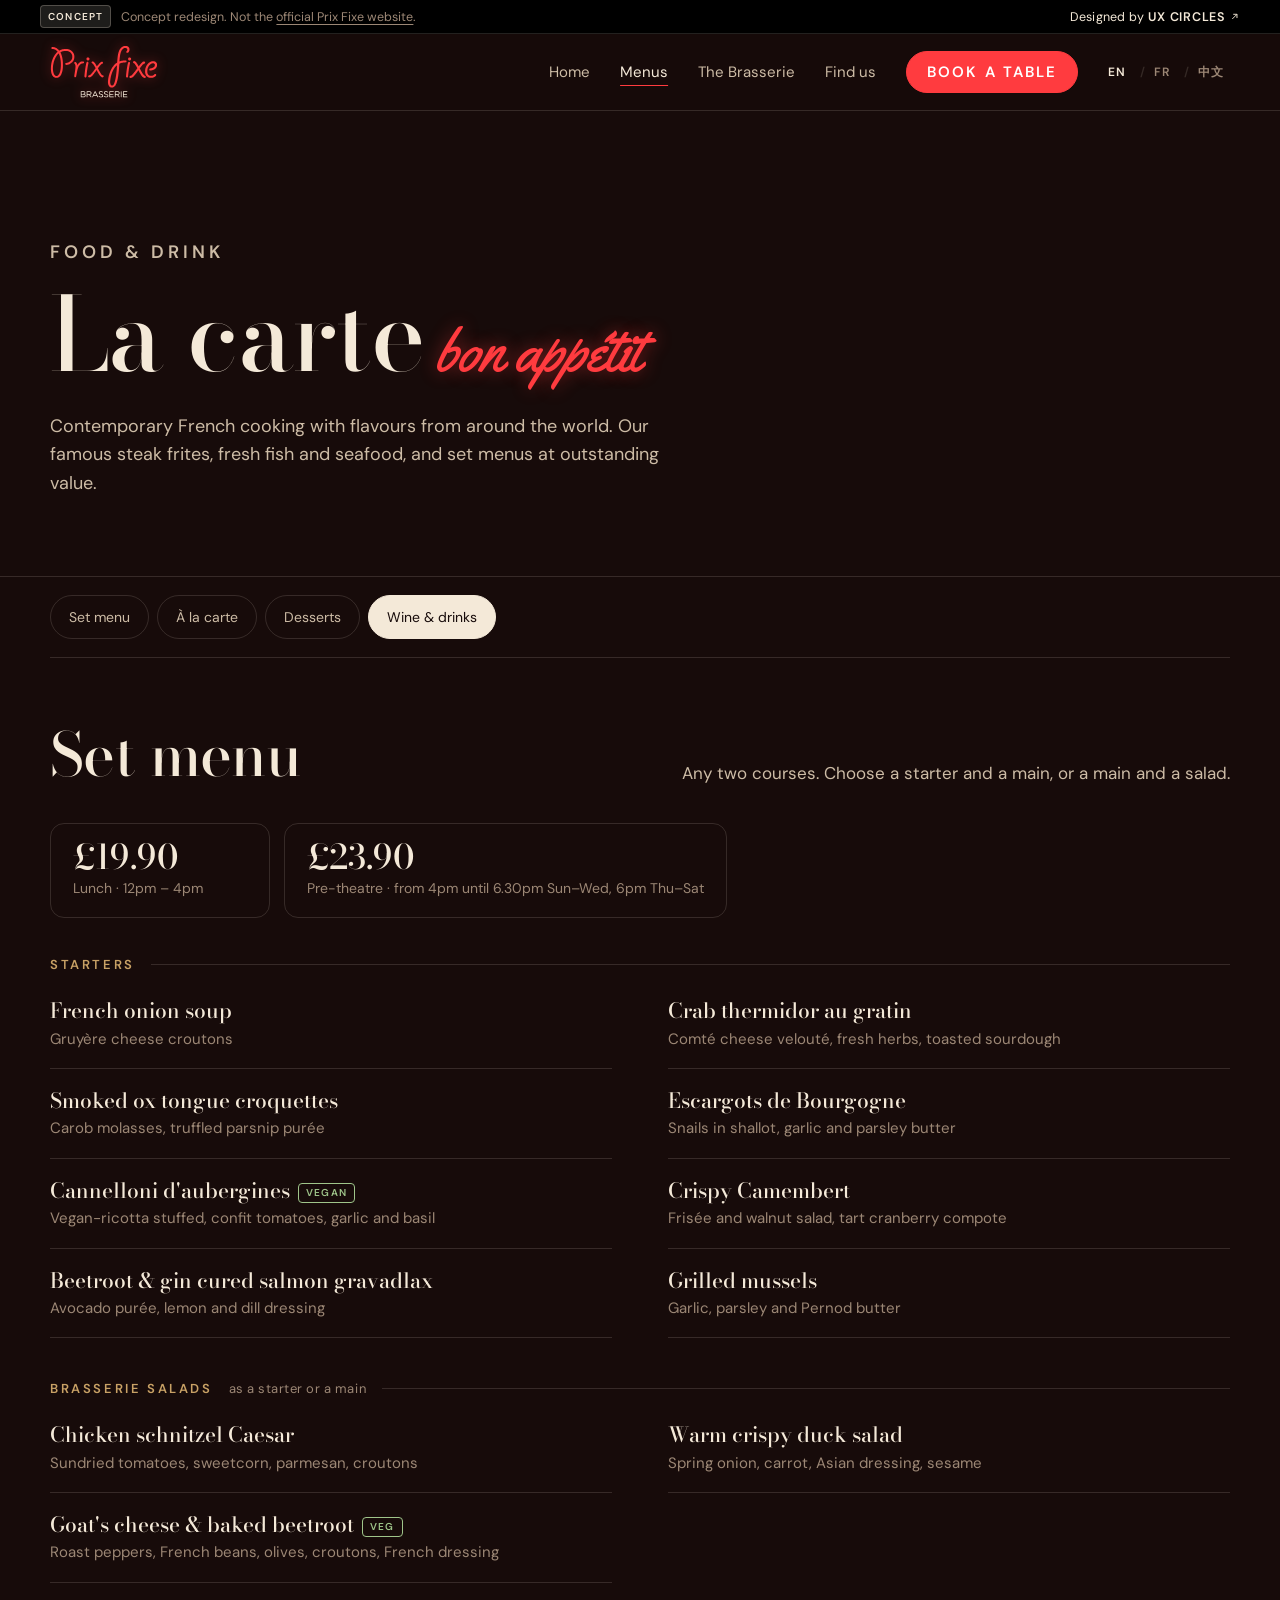
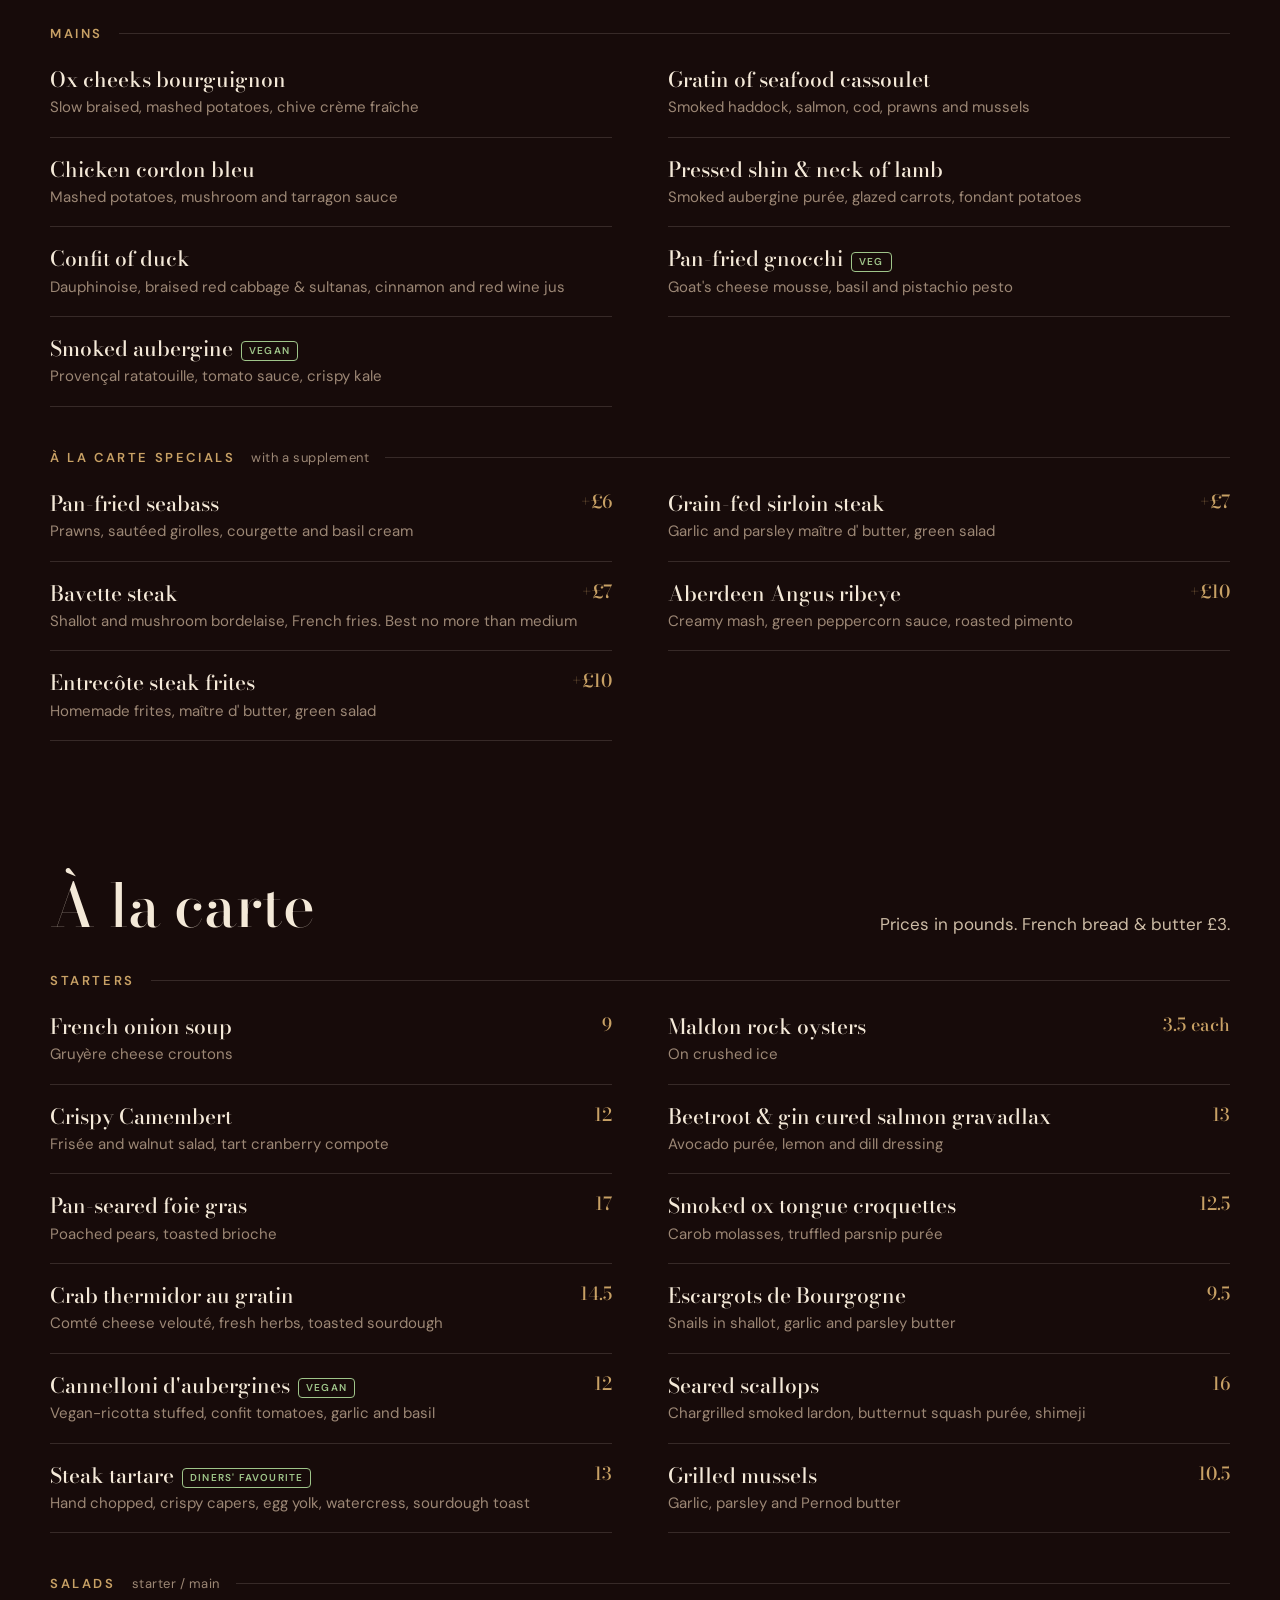
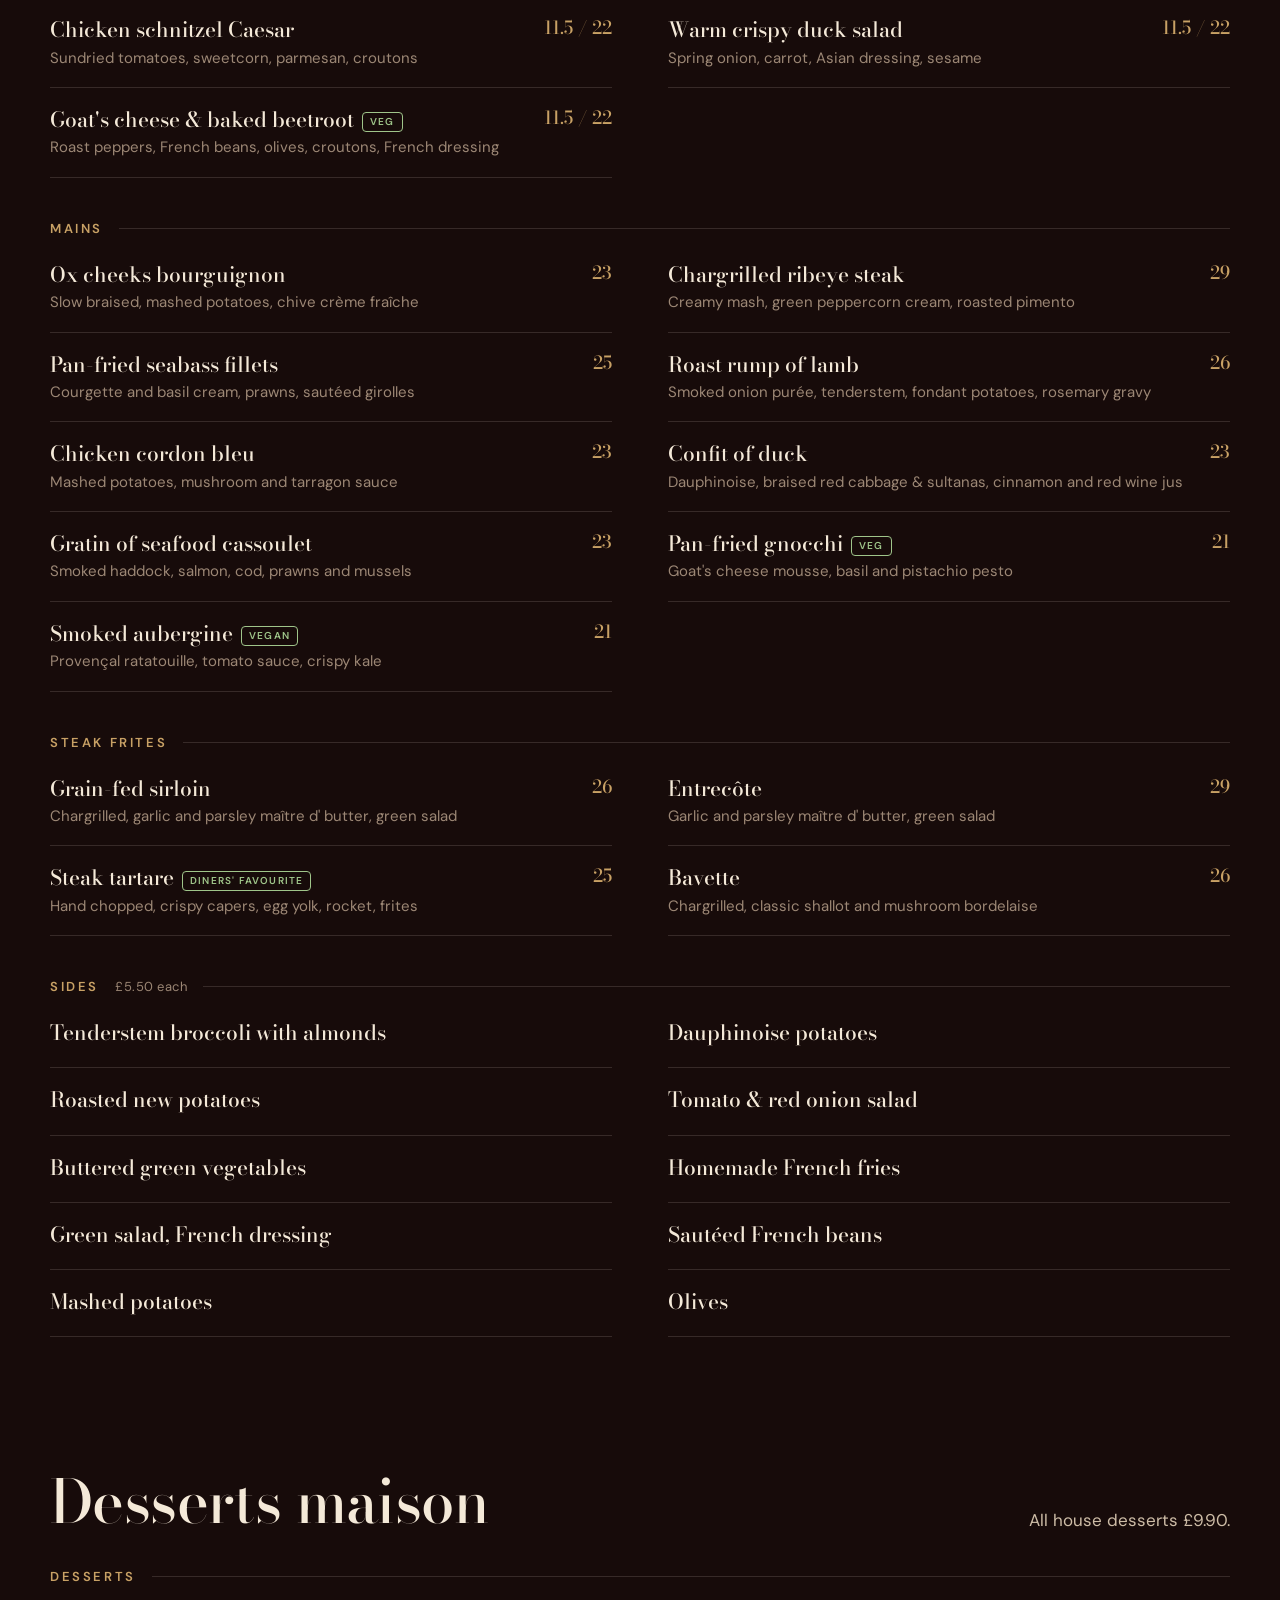
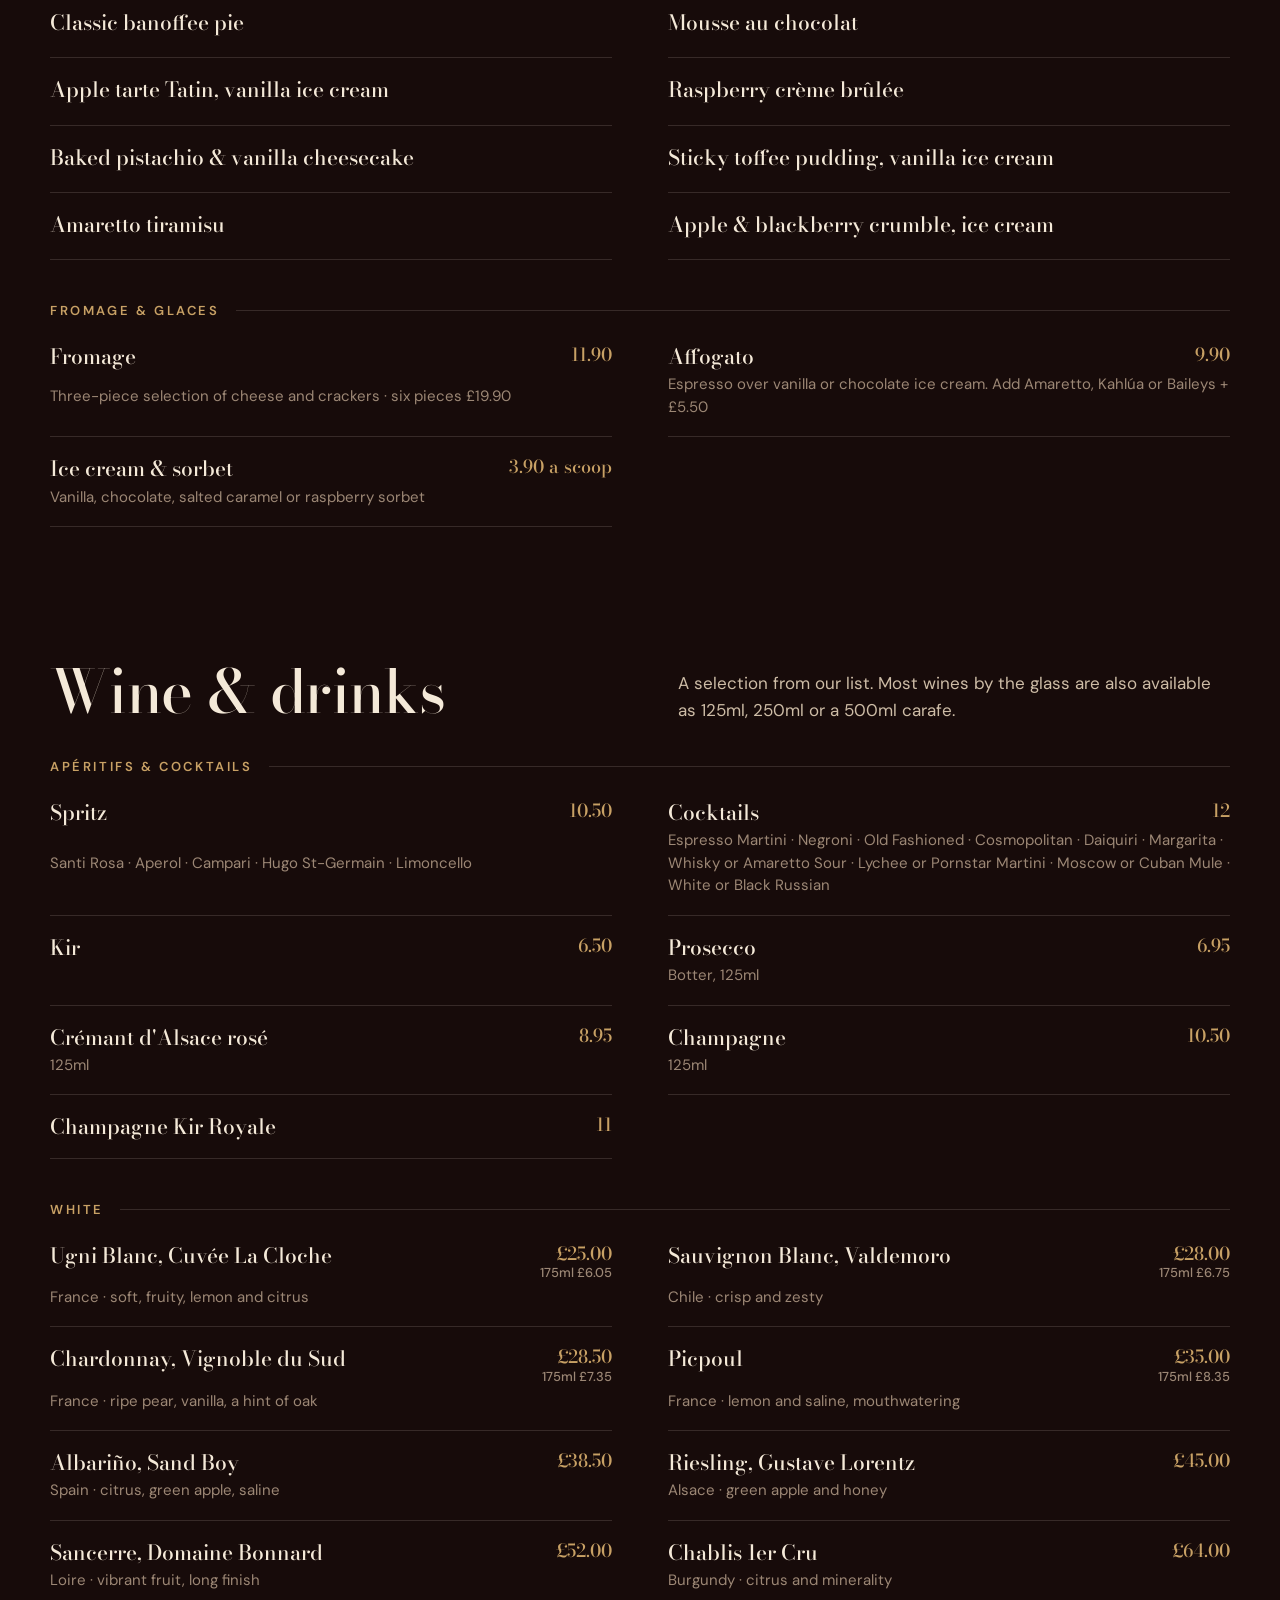
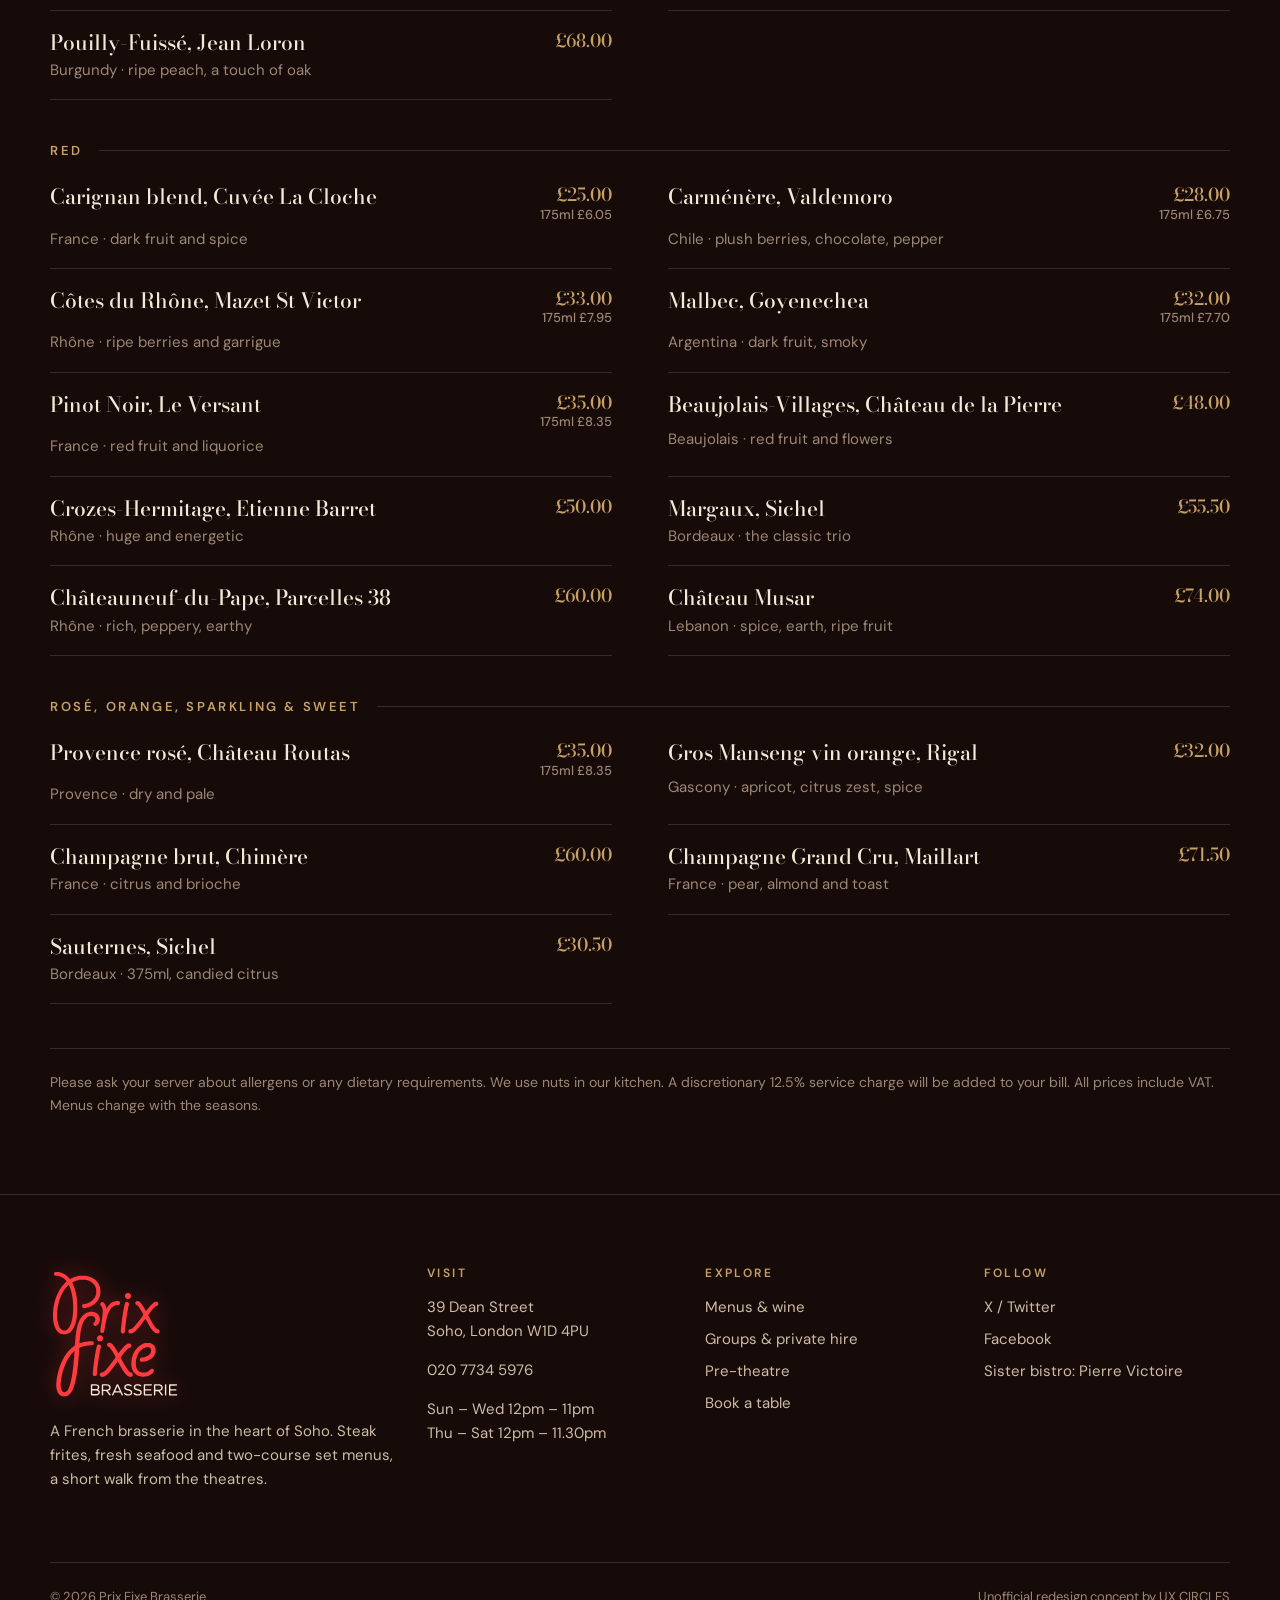
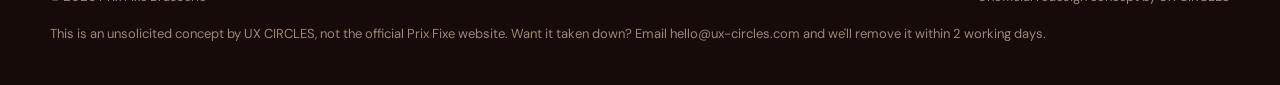
<file: menu.html>
<!doctype html>
<html lang="en">
<head>
  <meta charset="utf-8">
  <meta name="viewport" content="width=device-width, initial-scale=1">
  <title>Menus · Prix Fixe Brasserie, Soho</title>
  <meta name="description" content="Set lunch £19.90, pre-theatre £23.90, à la carte, desserts and wine at Prix Fixe Brasserie, Dean Street, Soho.">
  <meta name="theme-color" content="#170b0a">
  <meta name="robots" content="noindex, nofollow">
  <link rel="icon" href="assets/logo/prix-fixe-stacked-red.svg" type="image/svg+xml">
  <link rel="apple-touch-icon" href="assets/logo/prix-fixe-stacked-red-on-white.png">
  <link rel="preconnect" href="https://fonts.googleapis.com">
  <link rel="preconnect" href="https://fonts.gstatic.com" crossorigin>
  <link href="https://fonts.googleapis.com/css2?family=Bodoni+Moda:ital,opsz,wght@0,6..96,400..700;1,6..96,400..700&family=DM+Sans:wght@400;500;600&family=Yellowtail&display=swap" rel="stylesheet">
  <link rel="stylesheet" href="assets/css/style.css?v=202610292240">
  <link rel="alternate" hreflang="en" href="menu.html">
  <link rel="alternate" hreflang="fr" href="fr/menu.html">
  <link rel="alternate" hreflang="zh-Hant" href="zh/menu.html">
</head>
<body>
  <a class="skip" href="#main">Skip to content</a>
  <div class="concept-bar" role="note">
    <p><span class="concept-tag">Concept</span><span class="concept-long">Concept redesign. Not the <a href="https://www.prixfixe.net/" target="_blank" rel="noopener">official Prix Fixe website</a>.</span><span class="concept-short">Concept redesign</span></p>
    <a href="https://ux-circles.com/restaurants" target="_blank" rel="noopener">Designed by <strong>UX CIRCLES</strong> <svg width="12" height="12" viewBox="0 0 24 24" fill="none" stroke="currentColor" stroke-width="2" aria-hidden="true"><path d="M7 17 17 7M9 7h8v8"/></svg></a>
  </div>
  <header class="site-header">
    <div class="wrap">
      <a class="brand" href="index.html" aria-label="Prix Fixe Brasserie, home">
        <img src="assets/logo/prix-fixe-horizontal-neon.svg" alt="" width="108" height="54">
      </a>
      <button class="nav-toggle" aria-label="Menu" aria-expanded="false" aria-controls="nav"><span></span><span></span><span></span></button>
      <nav class="nav" id="nav" aria-label="Main">
        <a href="index.html">Home</a>
        <a href="menu.html" aria-current="page">Menus</a>
        <a href="about.html">The Brasserie</a>
        <a href="contact.html">Find us</a>
        <a class="btn" href="reservation.html">Book a table</a>
        <span class="lang-switch"><a href="menu.html" hreflang="en" lang="en" aria-label="English" aria-current="true">EN</a><a href="fr/menu.html" hreflang="fr" lang="fr" aria-label="Français">FR</a><a href="zh/menu.html" hreflang="zh-Hant" lang="zh-Hant" aria-label="中文">中文</a></span>
      </nav>
    </div>
  </header>
  <main id="main">

    <section class="page-head">
      <div class="wrap">
        <p class="eyebrow">Food &amp; drink</p>
        <h1>La carte<span class="script">bon appétit</span></h1>
        <p>Contemporary French cooking with flavours from around the world. Our famous steak frites, fresh fish and seafood, and set menus at outstanding value.</p>
      </div>
    </section>

    <div class="wrap">
      <nav class="tabs" aria-label="Menu sections">
        <a href="#set" class="is-active">Set menu</a>
        <a href="#carte">À la carte</a>
        <a href="#desserts">Desserts</a>
        <a href="#drinks">Wine &amp; drinks</a>
      </nav>

      <section class="menu-block" id="set">
        <header>
          <h2>Set menu</h2>
          <p>Any two courses. Choose a starter and a main, or a main and a salad.</p>
        </header>
        <div class="set-prices">
          <div><strong>£19.90</strong><span>Lunch · 12pm – 4pm</span></div>
          <div><strong>£23.90</strong><span>Pre-theatre · from 4pm until 6.30pm Sun–Wed, 6pm Thu–Sat</span></div>
        </div>
        <div class="course">
          <h3>Starters</h3>
          <ul class="items">
            <li><b>French onion soup</b><span></span><small>Gruyère cheese croutons</small></li>
            <li><b>Crab thermidor au gratin</b><span></span><small>Comté cheese velouté, fresh herbs, toasted sourdough</small></li>
            <li><b>Smoked ox tongue croquettes</b><span></span><small>Carob molasses, truffled parsnip purée</small></li>
            <li><b>Escargots de Bourgogne</b><span></span><small>Snails in shallot, garlic and parsley butter</small></li>
            <li><b>Cannelloni d'aubergines<span class="tag">Vegan</span></b><span></span><small>Vegan-ricotta stuffed, confit tomatoes, garlic and basil</small></li>
            <li><b>Crispy Camembert</b><span></span><small>Frisée and walnut salad, tart cranberry compote</small></li>
            <li><b>Beetroot &amp; gin cured salmon gravadlax</b><span></span><small>Avocado purée, lemon and dill dressing</small></li>
            <li><b>Grilled mussels</b><span></span><small>Garlic, parsley and Pernod butter</small></li>
          </ul>
        </div>
        <div class="course">
          <h3>Brasserie salads <span class="note">as a starter or a main</span></h3>
          <ul class="items">
            <li><b>Chicken schnitzel Caesar</b><span></span><small>Sundried tomatoes, sweetcorn, parmesan, croutons</small></li>
            <li><b>Warm crispy duck salad</b><span></span><small>Spring onion, carrot, Asian dressing, sesame</small></li>
            <li><b>Goat's cheese &amp; baked beetroot<span class="tag">Veg</span></b><span></span><small>Roast peppers, French beans, olives, croutons, French dressing</small></li>
          </ul>
        </div>
        <div class="course">
          <h3>Mains</h3>
          <ul class="items">
            <li><b>Ox cheeks bourguignon</b><span></span><small>Slow braised, mashed potatoes, chive crème fraîche</small></li>
            <li><b>Gratin of seafood cassoulet</b><span></span><small>Smoked haddock, salmon, cod, prawns and mussels</small></li>
            <li><b>Chicken cordon bleu</b><span></span><small>Mashed potatoes, mushroom and tarragon sauce</small></li>
            <li><b>Pressed shin &amp; neck of lamb</b><span></span><small>Smoked aubergine purée, glazed carrots, fondant potatoes</small></li>
            <li><b>Confit of duck</b><span></span><small>Dauphinoise, braised red cabbage &amp; sultanas, cinnamon and red wine jus</small></li>
            <li><b>Pan-fried gnocchi<span class="tag">Veg</span></b><span></span><small>Goat's cheese mousse, basil and pistachio pesto</small></li>
            <li><b>Smoked aubergine<span class="tag">Vegan</span></b><span></span><small>Provençal ratatouille, tomato sauce, crispy kale</small></li>
          </ul>
        </div>
        <div class="course">
          <h3>À la carte specials <span class="note">with a supplement</span></h3>
          <ul class="items">
            <li><b>Pan-fried seabass</b><span class="price">+£6</span><small>Prawns, sautéed girolles, courgette and basil cream</small></li>
            <li><b>Grain-fed sirloin steak</b><span class="price">+£7</span><small>Garlic and parsley maître d' butter, green salad</small></li>
            <li><b>Bavette steak</b><span class="price">+£7</span><small>Shallot and mushroom bordelaise, French fries. Best no more than medium</small></li>
            <li><b>Aberdeen Angus ribeye</b><span class="price">+£10</span><small>Creamy mash, green peppercorn sauce, roasted pimento</small></li>
            <li><b>Entrecôte steak frites</b><span class="price">+£10</span><small>Homemade frites, maître d' butter, green salad</small></li>
          </ul>
        </div>
      </section>

      <section class="menu-block" id="carte">
        <header>
          <h2>À la carte</h2>
          <p>Prices in pounds. French bread &amp; butter £3.</p>
        </header>
        <div class="course">
          <h3>Starters</h3>
          <ul class="items">
            <li><b>French onion soup</b><span class="price">9</span><small>Gruyère cheese croutons</small></li>
            <li><b>Maldon rock oysters</b><span class="price">3.5 each</span><small>On crushed ice</small></li>
            <li><b>Crispy Camembert</b><span class="price">12</span><small>Frisée and walnut salad, tart cranberry compote</small></li>
            <li><b>Beetroot &amp; gin cured salmon gravadlax</b><span class="price">13</span><small>Avocado purée, lemon and dill dressing</small></li>
            <li><b>Pan-seared foie gras</b><span class="price">17</span><small>Poached pears, toasted brioche</small></li>
            <li><b>Smoked ox tongue croquettes</b><span class="price">12.5</span><small>Carob molasses, truffled parsnip purée</small></li>
            <li><b>Crab thermidor au gratin</b><span class="price">14.5</span><small>Comté cheese velouté, fresh herbs, toasted sourdough</small></li>
            <li><b>Escargots de Bourgogne</b><span class="price">9.5</span><small>Snails in shallot, garlic and parsley butter</small></li>
            <li><b>Cannelloni d'aubergines<span class="tag">Vegan</span></b><span class="price">12</span><small>Vegan-ricotta stuffed, confit tomatoes, garlic and basil</small></li>
            <li><b>Seared scallops</b><span class="price">16</span><small>Chargrilled smoked lardon, butternut squash purée, shimeji</small></li>
            <li><b>Steak tartare<span class="tag tag--fav">Diners' favourite</span></b><span class="price">13</span><small>Hand chopped, crispy capers, egg yolk, watercress, sourdough toast</small></li>
            <li><b>Grilled mussels</b><span class="price">10.5</span><small>Garlic, parsley and Pernod butter</small></li>
          </ul>
        </div>
        <div class="course">
          <h3>Salads <span class="note">starter / main</span></h3>
          <ul class="items">
            <li><b>Chicken schnitzel Caesar</b><span class="price">11.5 / 22</span><small>Sundried tomatoes, sweetcorn, parmesan, croutons</small></li>
            <li><b>Warm crispy duck salad</b><span class="price">11.5 / 22</span><small>Spring onion, carrot, Asian dressing, sesame</small></li>
            <li><b>Goat's cheese &amp; baked beetroot<span class="tag">Veg</span></b><span class="price">11.5 / 22</span><small>Roast peppers, French beans, olives, croutons, French dressing</small></li>
          </ul>
        </div>
        <div class="course">
          <h3>Mains</h3>
          <ul class="items">
            <li><b>Ox cheeks bourguignon</b><span class="price">23</span><small>Slow braised, mashed potatoes, chive crème fraîche</small></li>
            <li><b>Chargrilled ribeye steak</b><span class="price">29</span><small>Creamy mash, green peppercorn cream, roasted pimento</small></li>
            <li><b>Pan-fried seabass fillets</b><span class="price">25</span><small>Courgette and basil cream, prawns, sautéed girolles</small></li>
            <li><b>Roast rump of lamb</b><span class="price">26</span><small>Smoked onion purée, tenderstem, fondant potatoes, rosemary gravy</small></li>
            <li><b>Chicken cordon bleu</b><span class="price">23</span><small>Mashed potatoes, mushroom and tarragon sauce</small></li>
            <li><b>Confit of duck</b><span class="price">23</span><small>Dauphinoise, braised red cabbage &amp; sultanas, cinnamon and red wine jus</small></li>
            <li><b>Gratin of seafood cassoulet</b><span class="price">23</span><small>Smoked haddock, salmon, cod, prawns and mussels</small></li>
            <li><b>Pan-fried gnocchi<span class="tag">Veg</span></b><span class="price">21</span><small>Goat's cheese mousse, basil and pistachio pesto</small></li>
            <li><b>Smoked aubergine<span class="tag">Vegan</span></b><span class="price">21</span><small>Provençal ratatouille, tomato sauce, crispy kale</small></li>
          </ul>
        </div>
        <div class="course">
          <h3>Steak frites</h3>
          <ul class="items">
            <li><b>Grain-fed sirloin</b><span class="price">26</span><small>Chargrilled, garlic and parsley maître d' butter, green salad</small></li>
            <li><b>Entrecôte</b><span class="price">29</span><small>Garlic and parsley maître d' butter, green salad</small></li>
            <li><b>Steak tartare<span class="tag tag--fav">Diners' favourite</span></b><span class="price">25</span><small>Hand chopped, crispy capers, egg yolk, rocket, frites</small></li>
            <li><b>Bavette</b><span class="price">26</span><small>Chargrilled, classic shallot and mushroom bordelaise</small></li>
          </ul>
        </div>
        <div class="course">
          <h3>Sides <span class="note">£5.50 each</span></h3>
          <ul class="items items--simple">
            <li><b>Tenderstem broccoli with almonds</b><span></span></li>
            <li><b>Dauphinoise potatoes</b><span></span></li>
            <li><b>Roasted new potatoes</b><span></span></li>
            <li><b>Tomato &amp; red onion salad</b><span></span></li>
            <li><b>Buttered green vegetables</b><span></span></li>
            <li><b>Homemade French fries</b><span></span></li>
            <li><b>Green salad, French dressing</b><span></span></li>
            <li><b>Sautéed French beans</b><span></span></li>
            <li><b>Mashed potatoes</b><span></span></li>
            <li><b>Olives</b><span></span></li>
          </ul>
        </div>
      </section>

      <section class="menu-block" id="desserts">
        <header>
          <h2>Desserts maison</h2>
          <p>All house desserts £9.90.</p>
        </header>
        <div class="course">
          <h3>Desserts</h3>
          <ul class="items items--simple">
            <li><b>Classic banoffee pie</b><span></span></li>
            <li><b>Mousse au chocolat</b><span></span></li>
            <li><b>Apple tarte Tatin, vanilla ice cream</b><span></span></li>
            <li><b>Raspberry crème brûlée</b><span></span></li>
            <li><b>Baked pistachio &amp; vanilla cheesecake</b><span></span></li>
            <li><b>Sticky toffee pudding, vanilla ice cream</b><span></span></li>
            <li><b>Amaretto tiramisu</b><span></span></li>
            <li><b>Apple &amp; blackberry crumble, ice cream</b><span></span></li>
          </ul>
        </div>
        <div class="course">
          <h3>Fromage &amp; glaces</h3>
          <ul class="items">
            <li><b>Fromage</b><span class="price">11.90</span><small>Three-piece selection of cheese and crackers · six pieces £19.90</small></li>
            <li><b>Affogato</b><span class="price">9.90</span><small>Espresso over vanilla or chocolate ice cream. Add Amaretto, Kahlúa or Baileys +£5.50</small></li>
            <li><b>Ice cream &amp; sorbet</b><span class="price">3.90 a scoop</span><small>Vanilla, chocolate, salted caramel or raspberry sorbet</small></li>
          </ul>
        </div>
      </section>

      <section class="menu-block wine-list" id="drinks">
        <header>
          <h2>Wine &amp; drinks</h2>
          <p>A selection from our list. Most wines by the glass are also available as 125ml, 250ml or a 500ml carafe.</p>
        </header>
        <div class="course">
          <h3>Apéritifs &amp; cocktails</h3>
          <ul class="items">
            <li><b>Spritz</b><span class="price">10.50</span><small>Santi Rosa · Aperol · Campari · Hugo St-Germain · Limoncello</small></li>
            <li><b>Cocktails</b><span class="price">12</span><small>Espresso Martini · Negroni · Old Fashioned · Cosmopolitan · Daiquiri · Margarita · Whisky or Amaretto Sour · Lychee or Pornstar Martini · Moscow or Cuban Mule · White or Black Russian</small></li>
            <li><b>Kir</b><span class="price">6.50</span></li>
            <li><b>Prosecco</b><span class="price">6.95</span><small>Botter, 125ml</small></li>
            <li><b>Crémant d'Alsace rosé</b><span class="price">8.95</span><small>125ml</small></li>
            <li><b>Champagne</b><span class="price">10.50</span><small>125ml</small></li>
            <li><b>Champagne Kir Royale</b><span class="price">11</span></li>
          </ul>
        </div>
        <div class="course">
          <h3>White</h3>
          <ul class="items">
            <li><b>Ugni Blanc, Cuvée La Cloche</b><span class="price">£25.00<span class="glass">175ml £6.05</span></span><small>France · soft, fruity, lemon and citrus</small></li>
            <li><b>Sauvignon Blanc, Valdemoro</b><span class="price">£28.00<span class="glass">175ml £6.75</span></span><small>Chile · crisp and zesty</small></li>
            <li><b>Chardonnay, Vignoble du Sud</b><span class="price">£28.50<span class="glass">175ml £7.35</span></span><small>France · ripe pear, vanilla, a hint of oak</small></li>
            <li><b>Picpoul</b><span class="price">£35.00<span class="glass">175ml £8.35</span></span><small>France · lemon and saline, mouthwatering</small></li>
            <li><b>Albariño, Sand Boy</b><span class="price">£38.50</span><small>Spain · citrus, green apple, saline</small></li>
            <li><b>Riesling, Gustave Lorentz</b><span class="price">£45.00</span><small>Alsace · green apple and honey</small></li>
            <li><b>Sancerre, Domaine Bonnard</b><span class="price">£52.00</span><small>Loire · vibrant fruit, long finish</small></li>
            <li><b>Chablis 1er Cru</b><span class="price">£64.00</span><small>Burgundy · citrus and minerality</small></li>
            <li><b>Pouilly-Fuissé, Jean Loron</b><span class="price">£68.00</span><small>Burgundy · ripe peach, a touch of oak</small></li>
          </ul>
        </div>
        <div class="course">
          <h3>Red</h3>
          <ul class="items">
            <li><b>Carignan blend, Cuvée La Cloche</b><span class="price">£25.00<span class="glass">175ml £6.05</span></span><small>France · dark fruit and spice</small></li>
            <li><b>Carménère, Valdemoro</b><span class="price">£28.00<span class="glass">175ml £6.75</span></span><small>Chile · plush berries, chocolate, pepper</small></li>
            <li><b>Côtes du Rhône, Mazet St Victor</b><span class="price">£33.00<span class="glass">175ml £7.95</span></span><small>Rhône · ripe berries and garrigue</small></li>
            <li><b>Malbec, Goyenechea</b><span class="price">£32.00<span class="glass">175ml £7.70</span></span><small>Argentina · dark fruit, smoky</small></li>
            <li><b>Pinot Noir, Le Versant</b><span class="price">£35.00<span class="glass">175ml £8.35</span></span><small>France · red fruit and liquorice</small></li>
            <li><b>Beaujolais-Villages, Château de la Pierre</b><span class="price">£48.00</span><small>Beaujolais · red fruit and flowers</small></li>
            <li><b>Crozes-Hermitage, Etienne Barret</b><span class="price">£50.00</span><small>Rhône · huge and energetic</small></li>
            <li><b>Margaux, Sichel</b><span class="price">£55.50</span><small>Bordeaux · the classic trio</small></li>
            <li><b>Châteauneuf-du-Pape, Parcelles 38</b><span class="price">£60.00</span><small>Rhône · rich, peppery, earthy</small></li>
            <li><b>Château Musar</b><span class="price">£74.00</span><small>Lebanon · spice, earth, ripe fruit</small></li>
          </ul>
        </div>
        <div class="course">
          <h3>Rosé, orange, sparkling &amp; sweet</h3>
          <ul class="items">
            <li><b>Provence rosé, Château Routas</b><span class="price">£35.00<span class="glass">175ml £8.35</span></span><small>Provence · dry and pale</small></li>
            <li><b>Gros Manseng vin orange, Rigal</b><span class="price">£32.00</span><small>Gascony · apricot, citrus zest, spice</small></li>
            <li><b>Champagne brut, Chimère</b><span class="price">£60.00</span><small>France · citrus and brioche</small></li>
            <li><b>Champagne Grand Cru, Maillart</b><span class="price">£71.50</span><small>France · pear, almond and toast</small></li>
            <li><b>Sauternes, Sichel</b><span class="price">£30.50</span><small>Bordeaux · 375ml, candied citrus</small></li>
          </ul>
        </div>

        <p class="small-print">Please ask your server about allergens or any dietary requirements. We use nuts in our kitchen. A discretionary 12.5% service charge will be added to your bill. All prices include VAT. Menus change with the seasons.</p>
      </section>
    </div>
  </main>
  <footer class="site-footer">
    <div class="wrap">
      <div class="footer-grid">
        <div>
          <img class="footer-logo" src="assets/logo/prix-fixe-stacked-neon.svg" alt="Prix Fixe Brasserie" width="130" height="132">
          <p>A French brasserie in the heart of Soho. Steak frites, fresh seafood and two-course set menus, a short walk from the theatres.</p>
        </div>
        <div>
          <h4>Visit</h4>
          <p>39 Dean Street<br>Soho, London W1D 4PU</p>
          <p><a href="tel:+442077345976">020 7734 5976</a></p>
          <p>Sun – Wed 12pm – 11pm<br>Thu – Sat 12pm – 11.30pm</p>
        </div>
        <div>
          <h4>Explore</h4>
          <ul>
            <li><a href="menu.html">Menus &amp; wine</a></li>
            <li><a href="about.html#groups">Groups &amp; private hire</a></li>
            <li><a href="menu.html#set">Pre-theatre</a></li>
            <li><a href="reservation.html">Book a table</a></li>
          </ul>
        </div>
        <div>
          <h4>Follow</h4>
          <ul>
            <li><a href="https://twitter.com/prixfixelondon" rel="noopener">X / Twitter</a></li>
            <li><a href="https://www.facebook.com/pages/Prix-Fixe-Brasserie/104739946242835" rel="noopener">Facebook</a></li>
            <li><a href="http://www.pierrevictoire.com/" rel="noopener">Sister bistro: Pierre Victoire</a></li>
          </ul>
        </div>
      </div>
      <div class="footer-base">
        <span>© <span id="year">2026</span> Prix Fixe Brasserie</span>
        <span>Unofficial redesign concept by <a href="https://ux-circles.com/restaurants" target="_blank" rel="noopener">UX CIRCLES</a></span>
        <span data-takedown style="flex-basis: 100%; margin: 0;">This is an unsolicited concept by UX CIRCLES, not the official Prix Fixe website. Want it taken down? Email <a href="mailto:hello@ux-circles.com">hello@ux-circles.com</a> and we'll remove it within 2 working days.</span>
      </div>
    </div>
  </footer>
  <script src="assets/js/main.js?v=202610292240"></script>
</body>
</html>
</file>
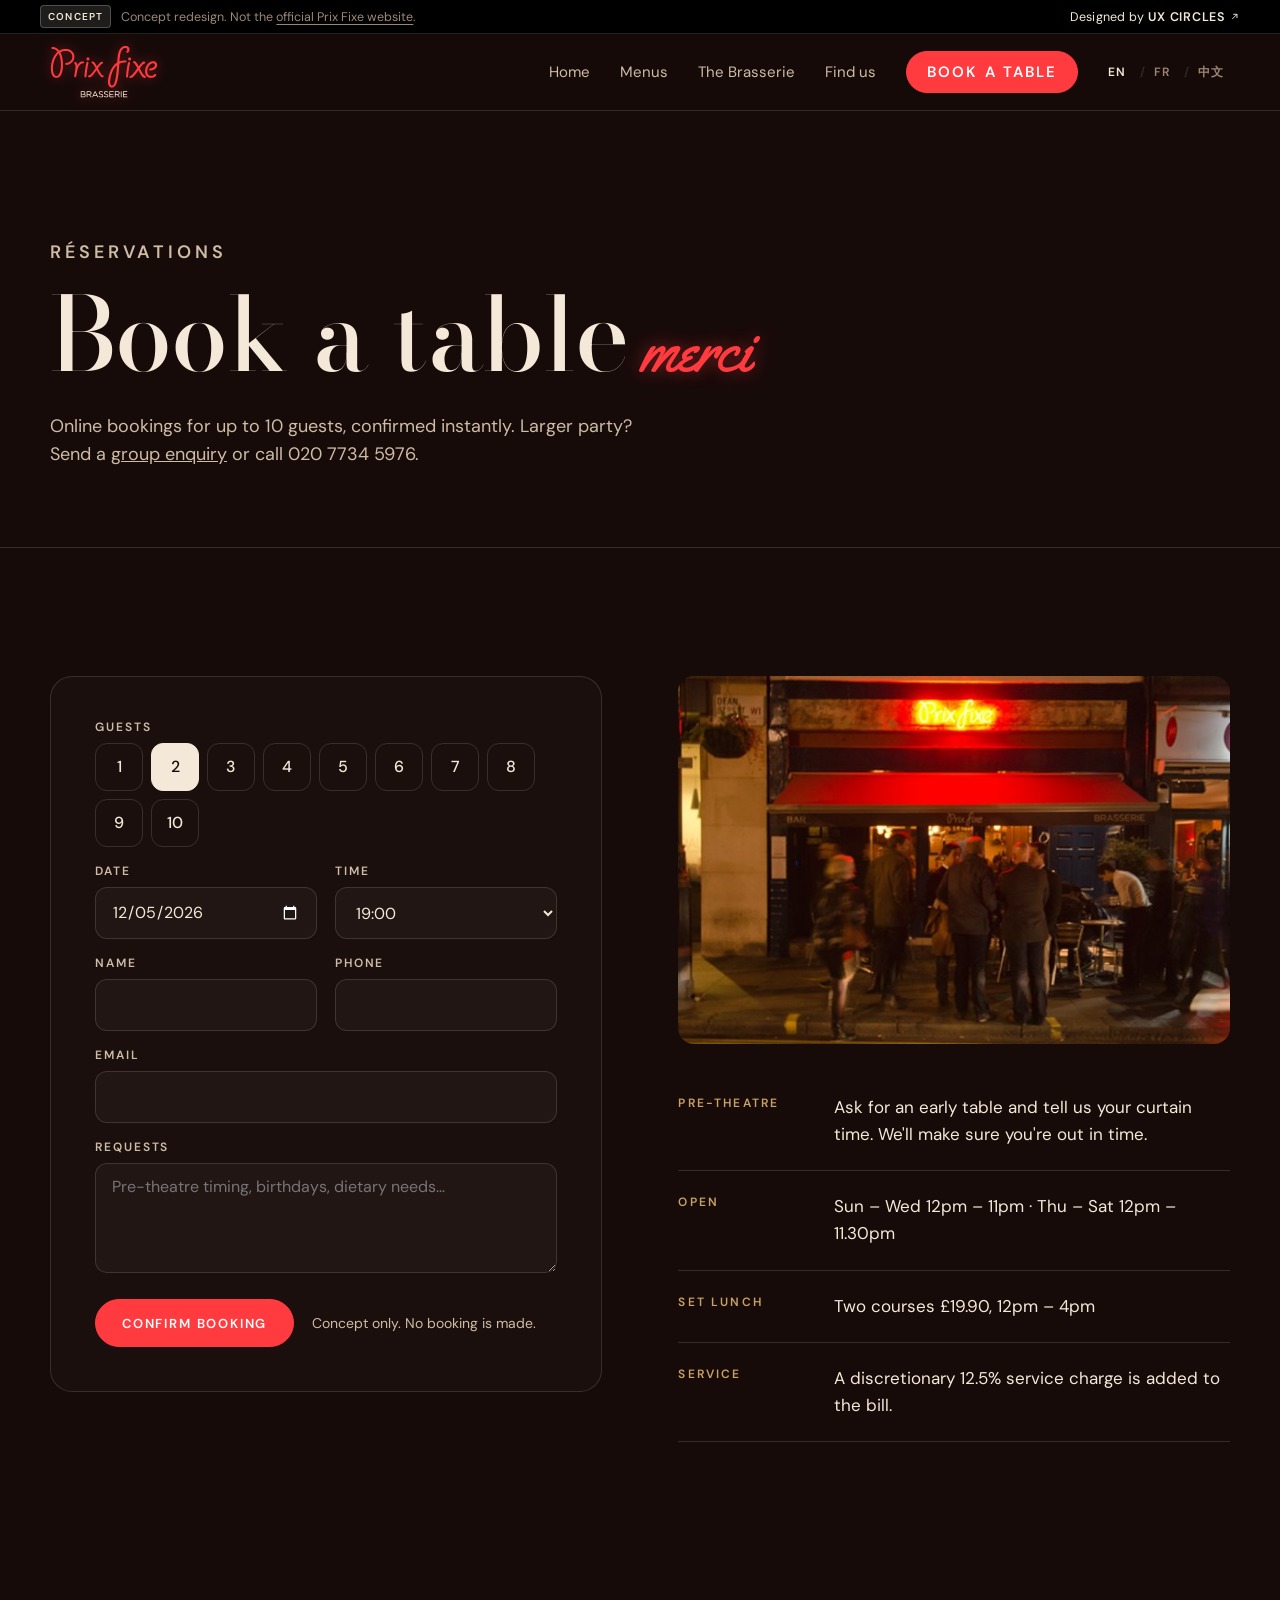
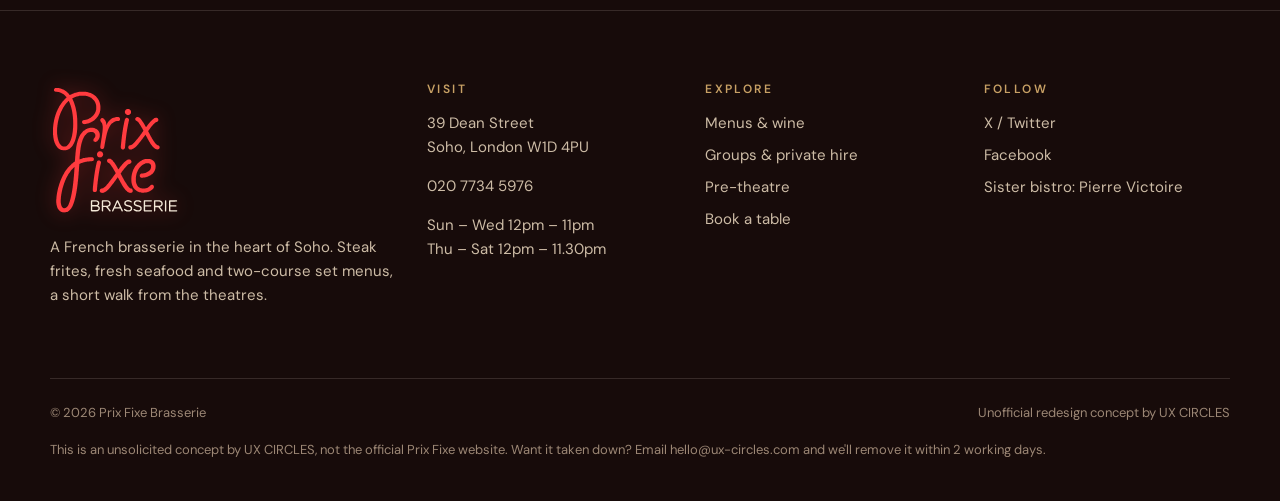
<file: reservation.html>
<!doctype html>
<html lang="en">
<head>
  <meta charset="utf-8">
  <meta name="viewport" content="width=device-width, initial-scale=1">
  <title>Book a table · Prix Fixe Brasserie, Soho</title>
  <meta name="description" content="Reserve a table at Prix Fixe Brasserie, Dean Street, Soho. Online booking for up to 10 guests.">
  <meta name="theme-color" content="#170b0a">
  <meta name="robots" content="noindex, nofollow">
  <link rel="icon" href="assets/logo/prix-fixe-stacked-red.svg" type="image/svg+xml">
  <link rel="apple-touch-icon" href="assets/logo/prix-fixe-stacked-red-on-white.png">
  <link rel="preconnect" href="https://fonts.googleapis.com">
  <link rel="preconnect" href="https://fonts.gstatic.com" crossorigin>
  <link href="https://fonts.googleapis.com/css2?family=Bodoni+Moda:ital,opsz,wght@0,6..96,400..700;1,6..96,400..700&family=DM+Sans:wght@400;500;600&family=Yellowtail&display=swap" rel="stylesheet">
  <link rel="stylesheet" href="assets/css/style.css?v=202610292240">
  <link rel="alternate" hreflang="en" href="reservation.html">
  <link rel="alternate" hreflang="fr" href="fr/reservation.html">
  <link rel="alternate" hreflang="zh-Hant" href="zh/reservation.html">
</head>
<body>
  <a class="skip" href="#main">Skip to content</a>
  <div class="concept-bar" role="note">
    <p><span class="concept-tag">Concept</span><span class="concept-long">Concept redesign. Not the <a href="https://www.prixfixe.net/" target="_blank" rel="noopener">official Prix Fixe website</a>.</span><span class="concept-short">Concept redesign</span></p>
    <a href="https://ux-circles.com/restaurants" target="_blank" rel="noopener">Designed by <strong>UX CIRCLES</strong> <svg width="12" height="12" viewBox="0 0 24 24" fill="none" stroke="currentColor" stroke-width="2" aria-hidden="true"><path d="M7 17 17 7M9 7h8v8"/></svg></a>
  </div>
  <header class="site-header">
    <div class="wrap">
      <a class="brand" href="index.html" aria-label="Prix Fixe Brasserie, home">
        <img src="assets/logo/prix-fixe-horizontal-neon.svg" alt="" width="108" height="54">
      </a>
      <button class="nav-toggle" aria-label="Menu" aria-expanded="false" aria-controls="nav"><span></span><span></span><span></span></button>
      <nav class="nav" id="nav" aria-label="Main">
        <a href="index.html">Home</a>
        <a href="menu.html">Menus</a>
        <a href="about.html">The Brasserie</a>
        <a href="contact.html">Find us</a>
        <a class="btn" href="reservation.html">Book a table</a>
        <span class="lang-switch"><a href="reservation.html" hreflang="en" lang="en" aria-label="English" aria-current="true">EN</a><a href="fr/reservation.html" hreflang="fr" lang="fr" aria-label="Français">FR</a><a href="zh/reservation.html" hreflang="zh-Hant" lang="zh-Hant" aria-label="中文">中文</a></span>
      </nav>
    </div>
  </header>
  <main id="main">

    <section class="page-head">
      <div class="wrap">
        <p class="eyebrow">Réservations</p>
        <h1>Book a table<span class="script">merci</span></h1>
        <p>Online bookings for up to 10 guests, confirmed instantly. Larger party? Send a <a href="contact.html#enquiry">group enquiry</a> or call 020 7734 5976.</p>
      </div>
    </section>

    <section class="section">
      <div class="wrap split" style="align-items:start">
        <div class="card">
          <form class="form" id="booking-form" novalidate>
            <div class="field full">
              <label>Guests</label>
              <div class="party"><input type="radio" name="guests" id="p1" value="1"><label for="p1">1</label><input type="radio" name="guests" id="p2" value="2" checked><label for="p2">2</label><input type="radio" name="guests" id="p3" value="3"><label for="p3">3</label><input type="radio" name="guests" id="p4" value="4"><label for="p4">4</label><input type="radio" name="guests" id="p5" value="5"><label for="p5">5</label><input type="radio" name="guests" id="p6" value="6"><label for="p6">6</label><input type="radio" name="guests" id="p7" value="7"><label for="p7">7</label><input type="radio" name="guests" id="p8" value="8"><label for="p8">8</label><input type="radio" name="guests" id="p9" value="9"><label for="p9">9</label><input type="radio" name="guests" id="p10" value="10"><label for="p10">10</label></div>
            </div>
            <div class="field"><label for="date">Date</label><input id="date" name="date" type="date" required></div>
            <div class="field"><label for="time">Time</label><select id="time" name="time"><option>12:00</option><option>12:30</option><option>13:00</option><option>13:30</option><option>14:00</option><option>14:30</option><option>15:00</option><option>15:30</option><option>16:00</option><option>16:30</option><option>17:00</option><option>17:30</option><option>18:00</option><option>18:30</option><option selected>19:00</option><option>19:30</option><option>20:00</option><option>20:30</option><option>21:00</option><option>21:30</option><option>22:00</option></select></div>
            <div class="field"><label for="name">Name</label><input id="name" name="name" required autocomplete="name"></div>
            <div class="field"><label for="phone">Phone</label><input id="phone" name="phone" type="tel" required autocomplete="tel"></div>
            <div class="field full"><label for="email">Email</label><input id="email" name="email" type="email" required autocomplete="email"></div>
            <div class="field full"><label for="notes">Requests</label><textarea id="notes" name="notes" placeholder="Pre-theatre timing, birthdays, dietary needs…"></textarea></div>
            <div class="full" style="display:flex;align-items:center;gap:18px;flex-wrap:wrap">
              <button class="btn" type="submit">Confirm booking</button>
              <p class="hint">Concept only. No booking is made.</p>
            </div>
          </form>
          <div class="confirm" role="status"><h3>À ce soir!</h3><p id="confirm-text"></p></div>
        </div>
        <div>
          <div class="split-media split-media--single" style="margin-bottom:28px">
            <img src="assets/img/terrace.jpg" alt="The red awning and outdoor tables on Dean Street" width="600" height="400">
          </div>
          <ul class="info-list">
            <li><span class="k">Pre-theatre</span><span>Ask for an early table and tell us your curtain time. We'll make sure you're out in time.</span></li>
            <li><span class="k">Open</span><span>Sun – Wed 12pm – 11pm · Thu – Sat 12pm – 11.30pm</span></li>
            <li><span class="k">Set lunch</span><span>Two courses £19.90, 12pm – 4pm</span></li>
            <li><span class="k">Service</span><span>A discretionary 12.5% service charge is added to the bill.</span></li>
          </ul>
        </div>
      </div>
    </section>
  </main>
  <footer class="site-footer">
    <div class="wrap">
      <div class="footer-grid">
        <div>
          <img class="footer-logo" src="assets/logo/prix-fixe-stacked-neon.svg" alt="Prix Fixe Brasserie" width="130" height="132">
          <p>A French brasserie in the heart of Soho. Steak frites, fresh seafood and two-course set menus, a short walk from the theatres.</p>
        </div>
        <div>
          <h4>Visit</h4>
          <p>39 Dean Street<br>Soho, London W1D 4PU</p>
          <p><a href="tel:+442077345976">020 7734 5976</a></p>
          <p>Sun – Wed 12pm – 11pm<br>Thu – Sat 12pm – 11.30pm</p>
        </div>
        <div>
          <h4>Explore</h4>
          <ul>
            <li><a href="menu.html">Menus &amp; wine</a></li>
            <li><a href="about.html#groups">Groups &amp; private hire</a></li>
            <li><a href="menu.html#set">Pre-theatre</a></li>
            <li><a href="reservation.html">Book a table</a></li>
          </ul>
        </div>
        <div>
          <h4>Follow</h4>
          <ul>
            <li><a href="https://twitter.com/prixfixelondon" rel="noopener">X / Twitter</a></li>
            <li><a href="https://www.facebook.com/pages/Prix-Fixe-Brasserie/104739946242835" rel="noopener">Facebook</a></li>
            <li><a href="http://www.pierrevictoire.com/" rel="noopener">Sister bistro: Pierre Victoire</a></li>
          </ul>
        </div>
      </div>
      <div class="footer-base">
        <span>© <span id="year">2026</span> Prix Fixe Brasserie</span>
        <span>Unofficial redesign concept by <a href="https://ux-circles.com/restaurants" target="_blank" rel="noopener">UX CIRCLES</a></span>
        <span data-takedown style="flex-basis: 100%; margin: 0;">This is an unsolicited concept by UX CIRCLES, not the official Prix Fixe website. Want it taken down? Email <a href="mailto:hello@ux-circles.com">hello@ux-circles.com</a> and we'll remove it within 2 working days.</span>
      </div>
    </div>
  </footer>
  <script src="assets/js/main.js?v=202610292240"></script>
</body>
</html>
</file>
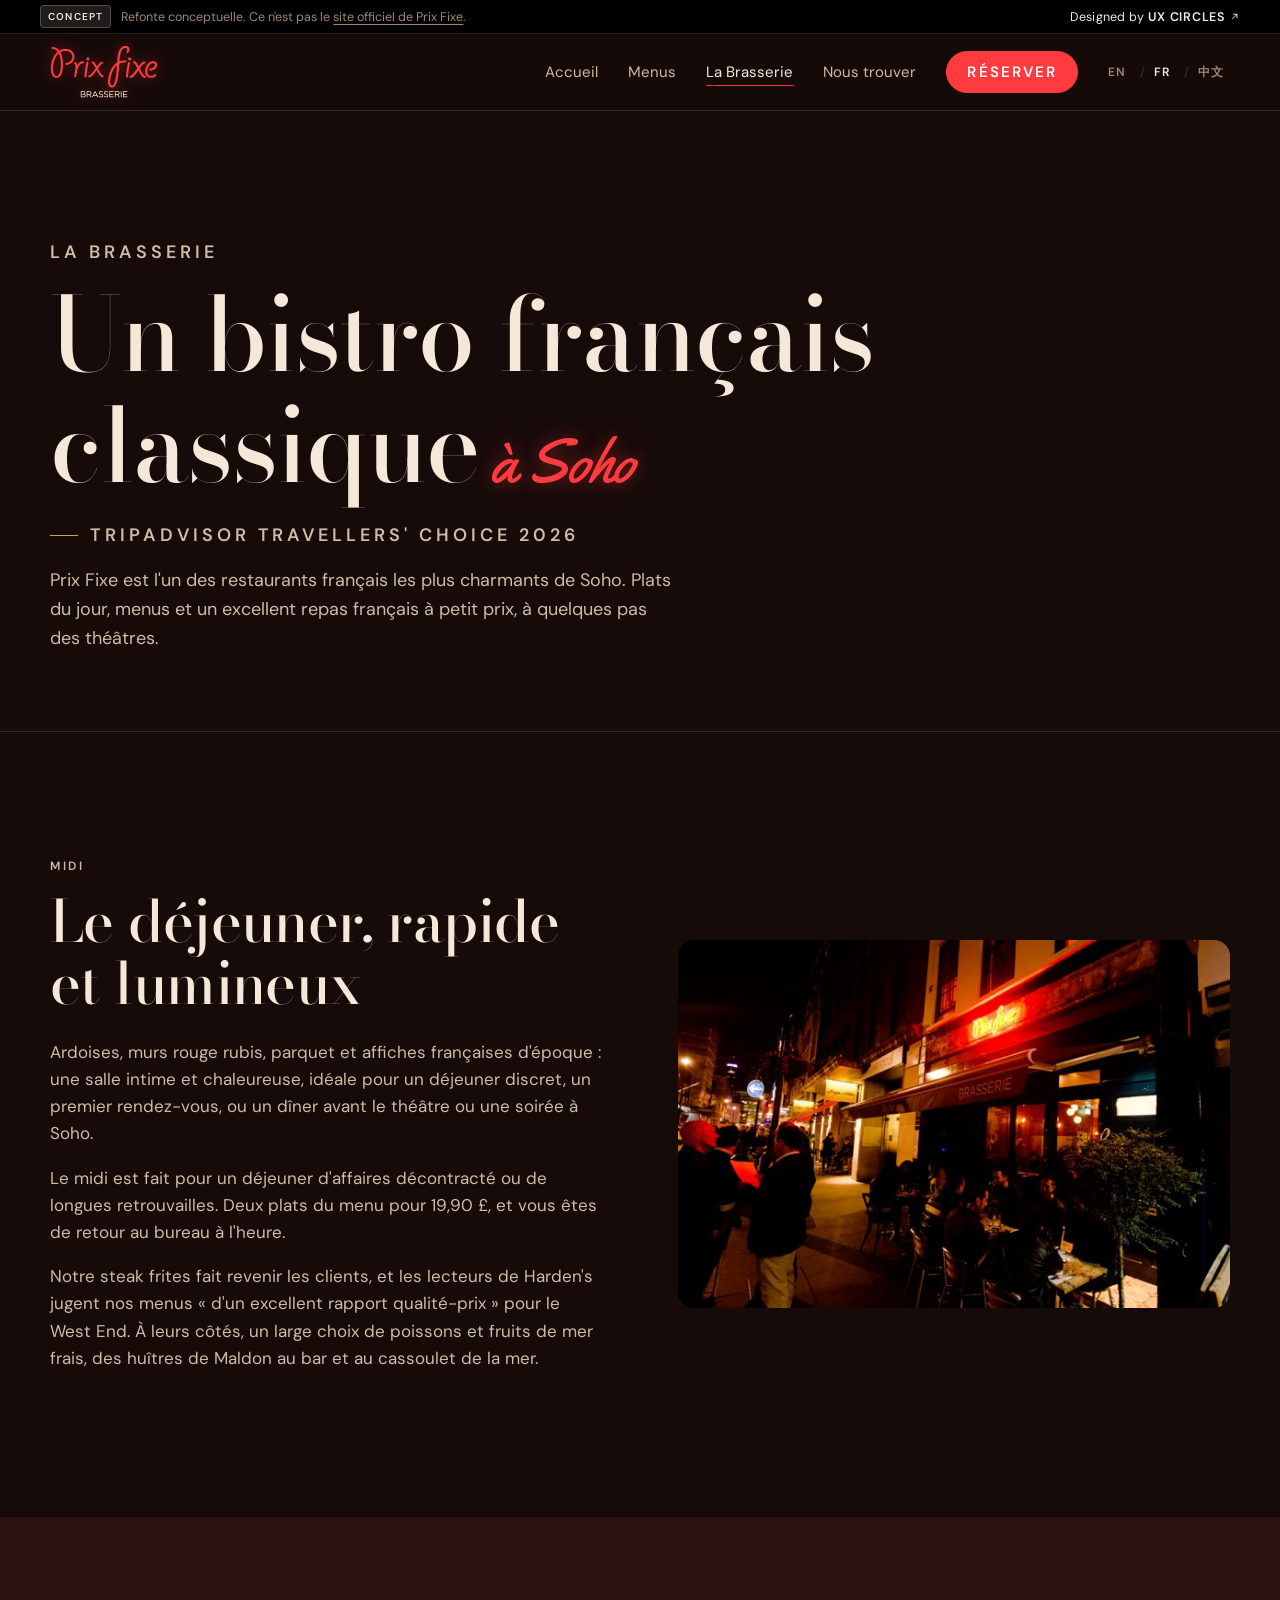
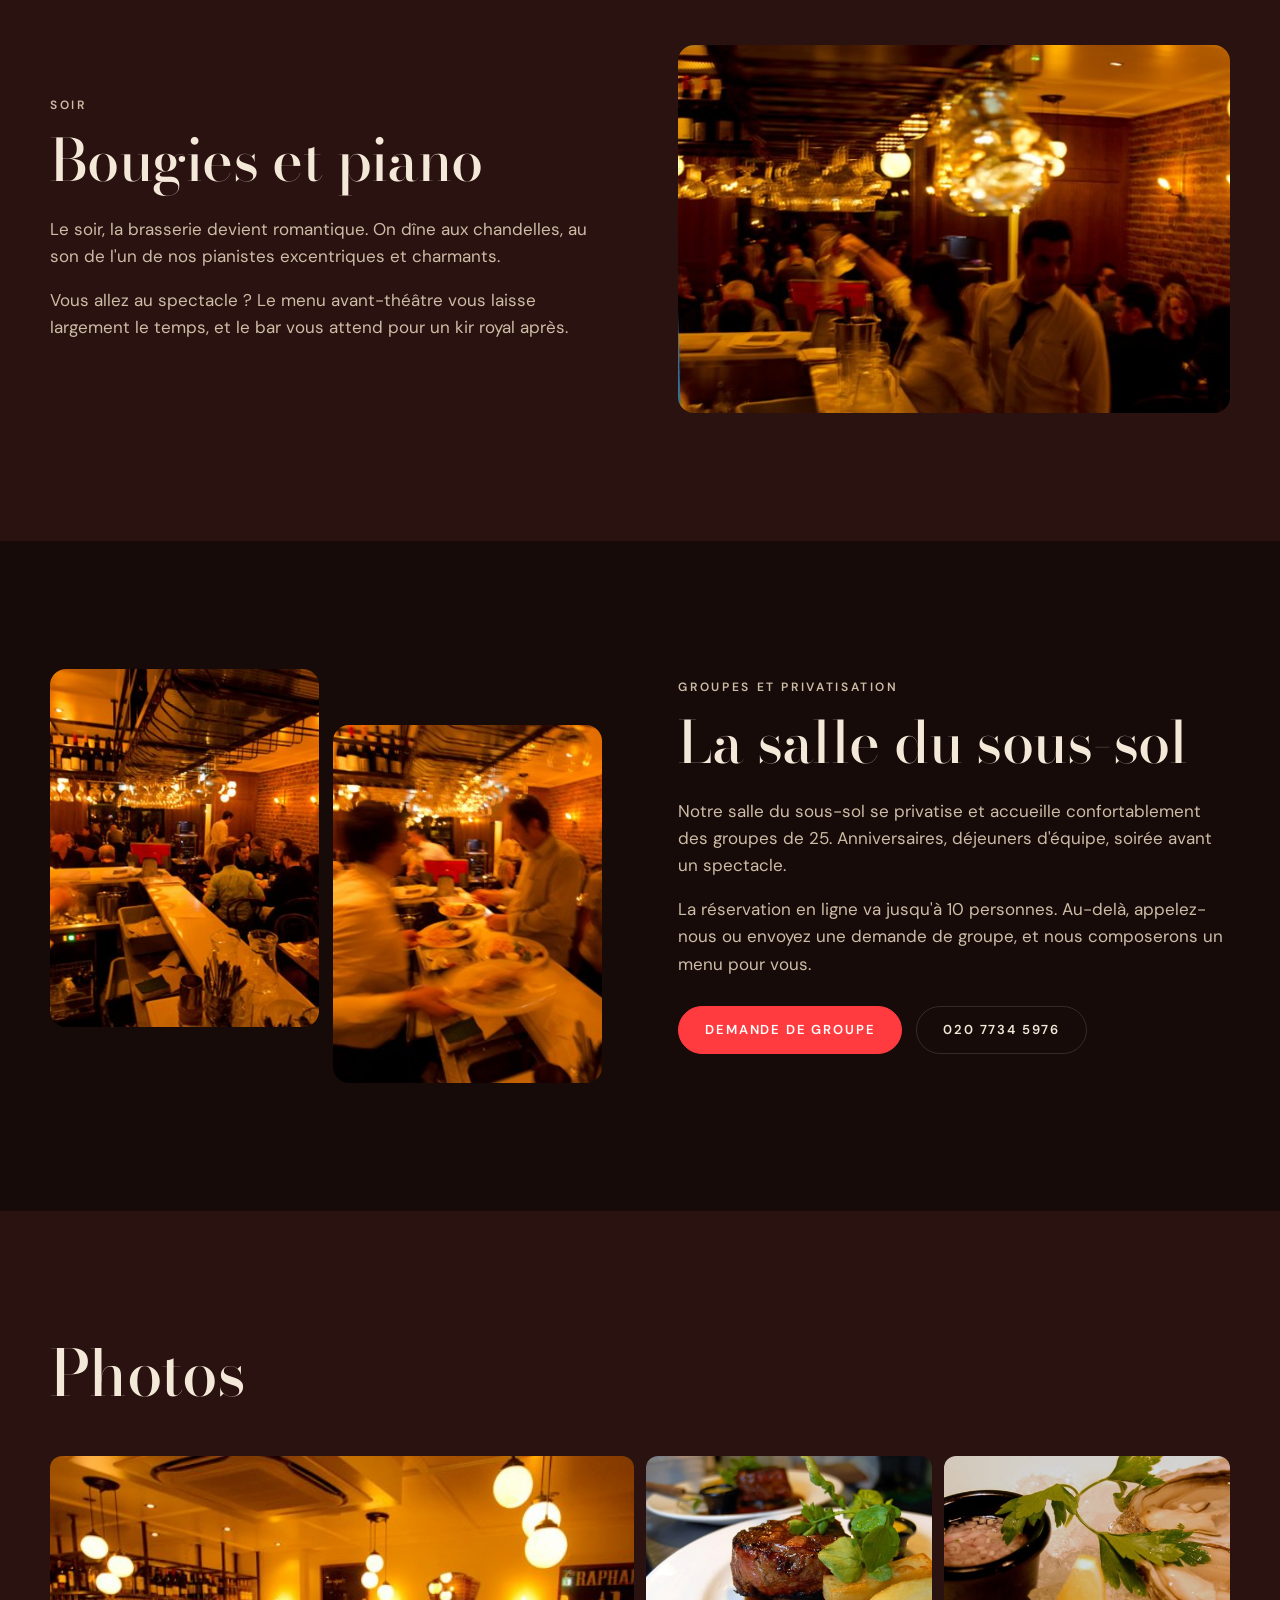
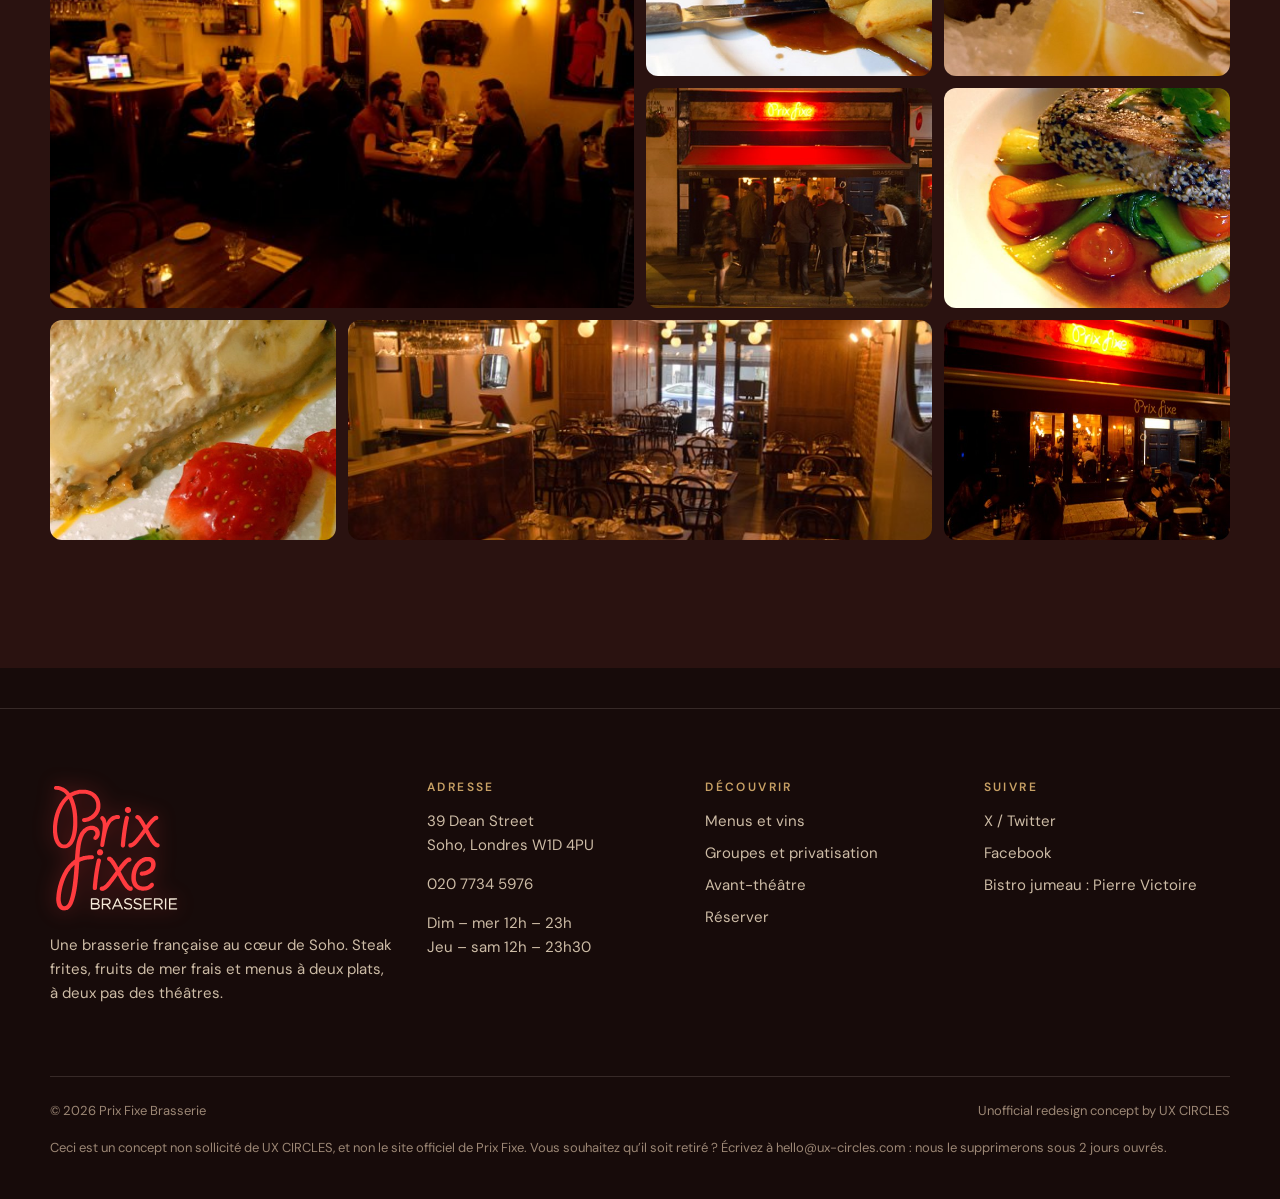
<file: fr/about.html>
<!doctype html>
<html lang="fr">
<head>
  <meta charset="utf-8">
  <meta name="viewport" content="width=device-width, initial-scale=1">
  <title>La Brasserie · Prix Fixe, Soho</title>
  <meta name="description" content="L&#x27;histoire de Prix Fixe Brasserie sur Dean Street : un bistro français classique, du piano le soir et une salle privée pour 25 personnes.">
  <meta name="theme-color" content="#170b0a">
  <meta name="robots" content="noindex, nofollow">
  <link rel="icon" href="../assets/logo/prix-fixe-stacked-red.svg" type="image/svg+xml">
  <link rel="apple-touch-icon" href="../assets/logo/prix-fixe-stacked-red-on-white.png">
  <link rel="preconnect" href="https://fonts.googleapis.com">
  <link rel="preconnect" href="https://fonts.gstatic.com" crossorigin>
  <link href="https://fonts.googleapis.com/css2?family=Bodoni+Moda:ital,opsz,wght@0,6..96,400..700;1,6..96,400..700&family=DM+Sans:wght@400;500;600&family=Yellowtail&display=swap" rel="stylesheet">
  <link rel="stylesheet" href="../assets/css/style.css?v=202610292240">
  <link rel="alternate" hreflang="en" href="../about.html">
  <link rel="alternate" hreflang="fr" href="../fr/about.html">
  <link rel="alternate" hreflang="zh-Hant" href="../zh/about.html">
</head>
<body>
  <a class="skip" href="#main">Aller au contenu</a>
  <div class="concept-bar" role="note">
    <p><span class="concept-tag">Concept</span><span class="concept-long">Refonte conceptuelle. Ce n'est pas le <a href="https://www.prixfixe.net/" target="_blank" rel="noopener">site officiel de Prix Fixe</a>.</span><span class="concept-short">Refonte conceptuelle</span></p>
    <a href="https://ux-circles.com/restaurants" target="_blank" rel="noopener">Designed by <strong>UX CIRCLES</strong> <svg width="12" height="12" viewBox="0 0 24 24" fill="none" stroke="currentColor" stroke-width="2" aria-hidden="true"><path d="M7 17 17 7M9 7h8v8"/></svg></a>
  </div>
  <header class="site-header">
    <div class="wrap">
      <a class="brand" href="index.html" aria-label="Prix Fixe Brasserie, accueil">
        <img src="../assets/logo/prix-fixe-horizontal-neon.svg" alt="" width="108" height="54">
      </a>
      <button class="nav-toggle" aria-label="Menu" aria-expanded="false" aria-controls="nav"><span></span><span></span><span></span></button>
      <nav class="nav" id="nav" aria-label="Principal">
        <a href="index.html">Accueil</a>
        <a href="menu.html">Menus</a>
        <a href="about.html" aria-current="page">La Brasserie</a>
        <a href="contact.html">Nous trouver</a>
        <a class="btn" href="reservation.html">Réserver</a>
        <span class="lang-switch"><a href="../about.html" hreflang="en" lang="en" aria-label="English">EN</a><a href="../fr/about.html" hreflang="fr" lang="fr" aria-label="Français" aria-current="true">FR</a><a href="../zh/about.html" hreflang="zh-Hant" lang="zh-Hant" aria-label="中文">中文</a></span>
      </nav>
    </div>
  </header>
  <main id="main">

    <section class="page-head">
      <div class="wrap">
        <p class="eyebrow">La brasserie</p>
        <h1>Un bistro français classique<span class="script">à Soho</span></h1>
        <p class="eyebrow award-line">Tripadvisor Travellers' Choice 2026</p>
        <p>Prix Fixe est l'un des restaurants français les plus charmants de Soho. Plats du jour, menus et un excellent repas français à petit prix, à quelques pas des théâtres.</p>
      </div>
    </section>

    <section class="section">
      <div class="wrap split">
        <div class="reveal">
          <p class="eyebrow">Midi</p>
          <h2>Le déjeuner, rapide et lumineux</h2>
          <p>Ardoises, murs rouge rubis, parquet et affiches françaises d'époque : une salle intime et chaleureuse, idéale pour un déjeuner discret, un premier rendez-vous, ou un dîner avant le théâtre ou une soirée à Soho.</p>
          <p>Le midi est fait pour un déjeuner d'affaires décontracté ou de longues retrouvailles. Deux plats du menu pour 19,90 £, et vous êtes de retour au bureau à l'heure.</p>
          <p>Notre steak frites fait revenir les clients, et les lecteurs de Harden's jugent nos menus « d'un excellent rapport qualité-prix » pour le West End. À leurs côtés, un large choix de poissons et fruits de mer frais, des huîtres de Maldon au bar et au cassoulet de la mer.</p>
        </div>
        <div class="split-media split-media--single reveal">
          <img src="../assets/img/dean-street.jpg" alt="Des clients en terrasse sur Dean Street, le soir" width="600" height="400" loading="lazy">
        </div>
      </div>
    </section>

    <section class="section section--wine">
      <div class="wrap split split--flip">
        <div class="reveal">
          <p class="eyebrow">Soir</p>
          <h2>Bougies et piano</h2>
          <p>Le soir, la brasserie devient romantique. On dîne aux chandelles, au son de l'un de nos pianistes excentriques et charmants.</p>
          <p>Vous allez au spectacle ? Le menu avant-théâtre vous laisse largement le temps, et le bar vous attend pour un kir royal après.</p>
        </div>
        <div class="split-media split-media--single reveal">
          <img src="../assets/img/pianist-night.jpg" alt="Un bar animé le soir sous des suspensions lumineuses" width="600" height="400" loading="lazy">
        </div>
      </div>
    </section>

    <section class="section" id="groups">
      <div class="wrap split">
        <div class="split-media reveal">
          <img src="../assets/img/bar.jpg" alt="Un serveur au bar sous les verres à vin suspendus" width="600" height="400" loading="lazy">
          <img src="../assets/img/service.jpg" alt="L&#x27;équipe sert une salle bien remplie" width="600" height="400" loading="lazy">
        </div>
        <div class="reveal">
          <p class="eyebrow">Groupes et privatisation</p>
          <h2>La salle du sous-sol</h2>
          <p>Notre salle du sous-sol se privatise et accueille confortablement des groupes de 25. Anniversaires, déjeuners d'équipe, soirée avant un spectacle.</p>
          <p>La réservation en ligne va jusqu'à 10 personnes. Au-delà, appelez-nous ou envoyez une demande de groupe, et nous composerons un menu pour vous.</p>
          <p style="display:flex;gap:14px;flex-wrap:wrap;margin-top:28px">
            <a class="btn" href="contact.html#enquiry">Demande de groupe</a>
            <a class="btn btn--ghost" href="tel:+442077345976">020 7734 5976</a>
          </p>
        </div>
      </div>
    </section>

    <section class="section section--wine">
      <div class="wrap">
        <div class="section-head reveal"><h2>Photos</h2></div>
        <div class="gallery reveal">
          <img class="wide tall" src="../assets/img/evening-service.jpg" alt="Service du soir dans la grande salle" loading="lazy">
          <img src="../assets/img/steak-frites.jpg" alt="Steak frites" loading="lazy">
          <img src="../assets/img/oysters.jpg" alt="Huîtres sur glace" loading="lazy">
          <img src="../assets/img/terrace.jpg" alt="Le store rouge et la terrasse, le soir" loading="lazy">
          <img src="../assets/img/tuna.jpg" alt="Poisson en croûte de sésame et légumes" loading="lazy">
          <img src="../assets/img/banoffee.jpg" alt="Banoffee pie aux fraises" loading="lazy">
          <img class="wide" src="../assets/img/dining-room.jpg" alt="La salle vide avant le service" loading="lazy">
          <img src="../assets/img/exterior-night.jpg" alt="L&#x27;enseigne au néon sur Dean Street" loading="lazy">
        </div>
      </div>
    </section>
  </main>
  <footer class="site-footer">
    <div class="wrap">
      <div class="footer-grid">
        <div>
          <img class="footer-logo" src="../assets/logo/prix-fixe-stacked-neon.svg" alt="Prix Fixe Brasserie" width="130" height="132">
          <p>Une brasserie française au cœur de Soho. Steak frites, fruits de mer frais et menus à deux plats, à deux pas des théâtres.</p>
        </div>
        <div>
          <h4>Adresse</h4>
          <p>39 Dean Street<br>Soho, Londres W1D 4PU</p>
          <p><a href="tel:+442077345976">020 7734 5976</a></p>
          <p>Dim – mer 12h – 23h<br>Jeu – sam 12h – 23h30</p>
        </div>
        <div>
          <h4>Découvrir</h4>
          <ul>
            <li><a href="menu.html">Menus et vins</a></li>
            <li><a href="about.html#groups">Groupes et privatisation</a></li>
            <li><a href="menu.html#set">Avant-théâtre</a></li>
            <li><a href="reservation.html">Réserver</a></li>
          </ul>
        </div>
        <div>
          <h4>Suivre</h4>
          <ul>
            <li><a href="https://twitter.com/prixfixelondon" rel="noopener">X / Twitter</a></li>
            <li><a href="https://www.facebook.com/pages/Prix-Fixe-Brasserie/104739946242835" rel="noopener">Facebook</a></li>
            <li><a href="http://www.pierrevictoire.com/" rel="noopener">Bistro jumeau : Pierre Victoire</a></li>
          </ul>
        </div>
      </div>
      <div class="footer-base">
        <span>© <span id="year">2026</span> Prix Fixe Brasserie</span>
        <span>Unofficial redesign concept by <a href="https://ux-circles.com/restaurants" target="_blank" rel="noopener">UX CIRCLES</a></span>
        <span data-takedown style="flex-basis: 100%; margin: 0;">Ceci est un concept non sollicité de UX CIRCLES, et non le site officiel de Prix Fixe. Vous souhaitez qu’il soit retiré ? Écrivez à <a href="mailto:hello@ux-circles.com">hello@ux-circles.com</a> : nous le supprimerons sous 2 jours ouvrés.</span>
      </div>
    </div>
  </footer>
  <script src="../assets/js/main.js?v=202610292240"></script>
</body>
</html>
</file>
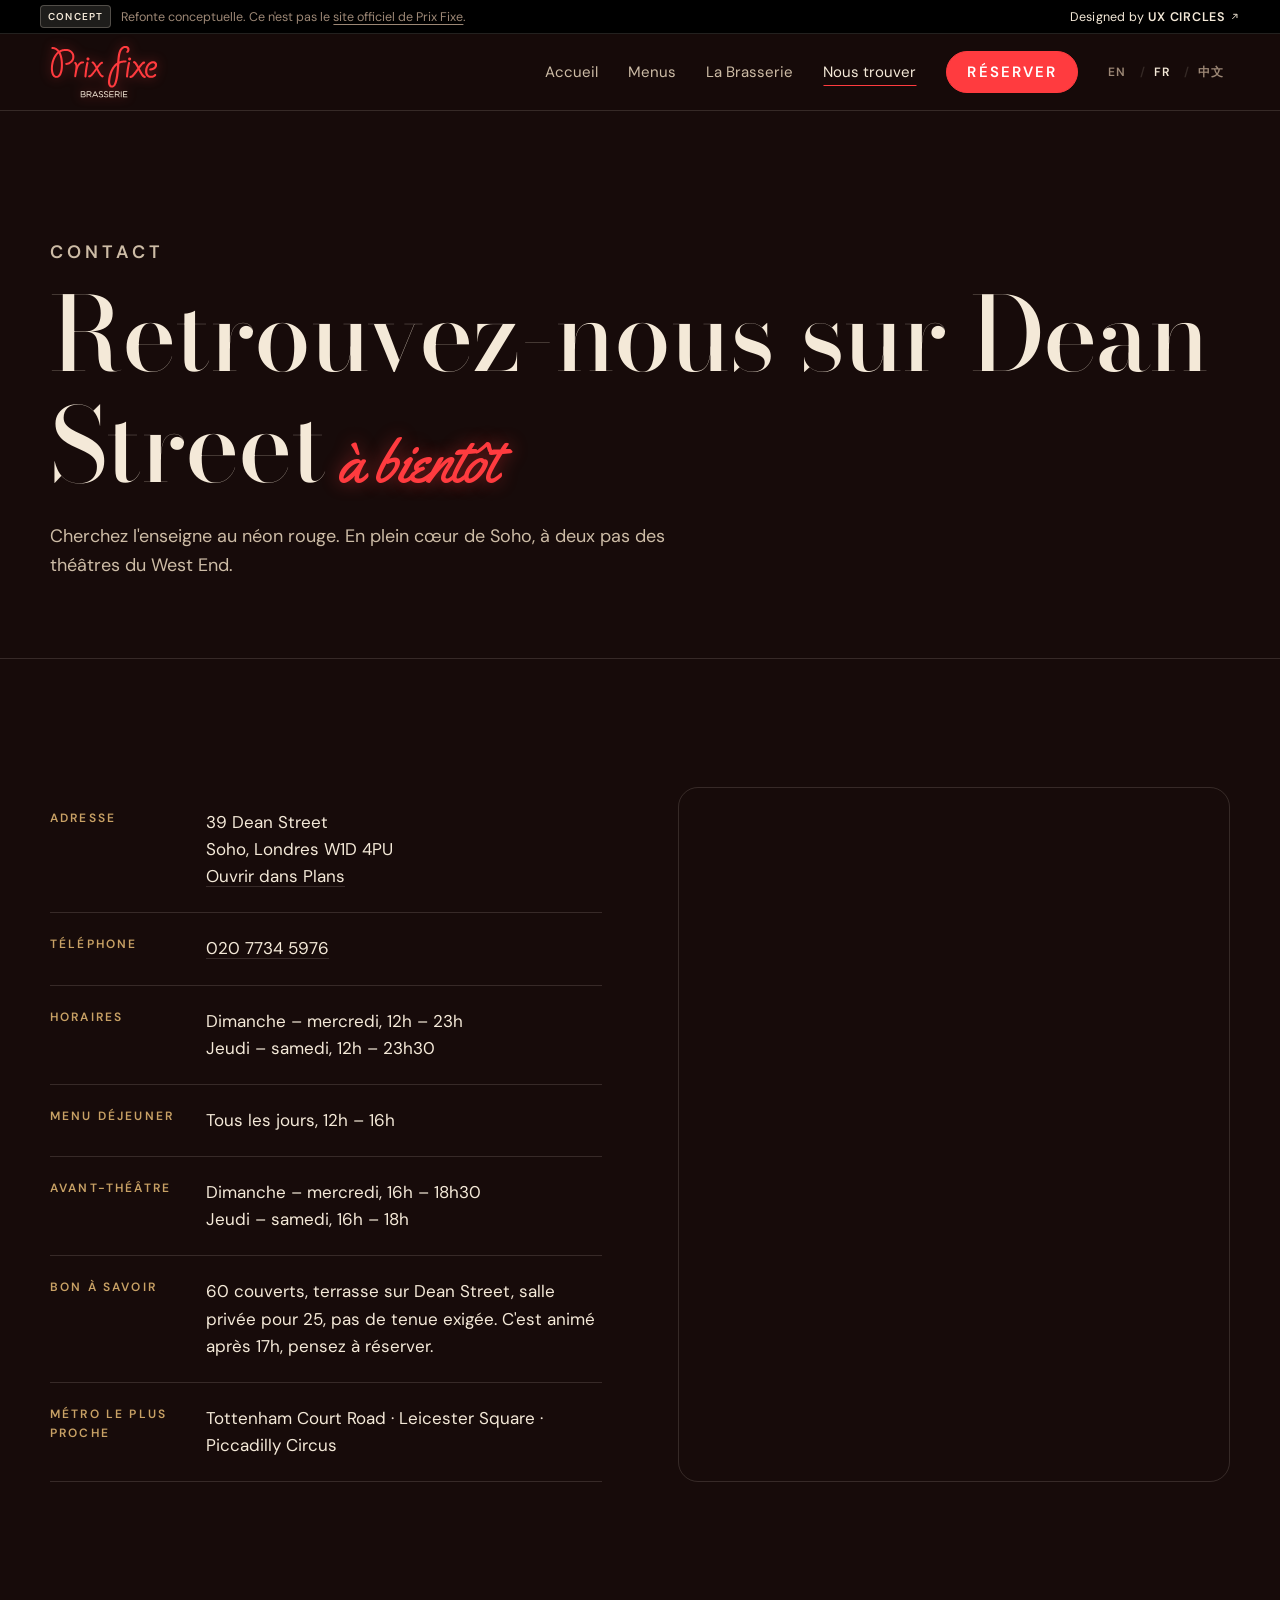
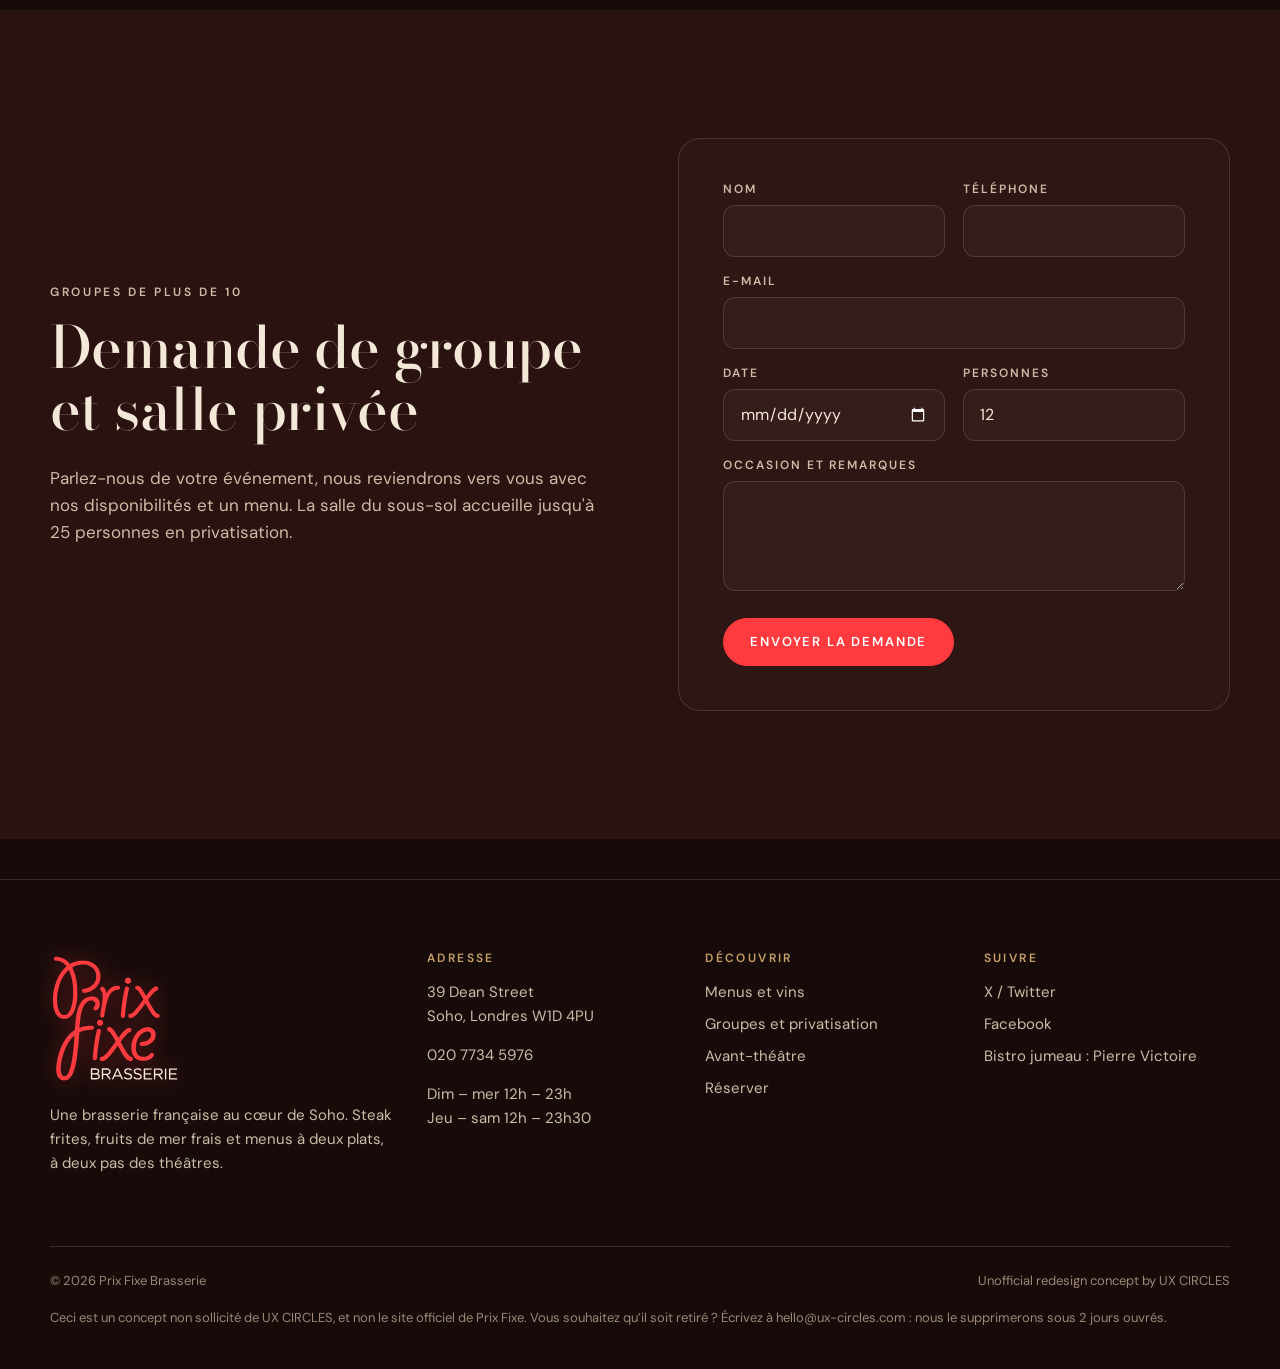
<file: fr/contact.html>
<!doctype html>
<html lang="fr">
<head>
  <meta charset="utf-8">
  <meta name="viewport" content="width=device-width, initial-scale=1">
  <title>Nous trouver · Prix Fixe Brasserie, 39 Dean Street</title>
  <meta name="description" content="Prix Fixe Brasserie, 39 Dean Street, Soho, Londres W1D 4PU. Téléphone 020 7734 5976. Accès et demandes de groupe.">
  <meta name="theme-color" content="#170b0a">
  <meta name="robots" content="noindex, nofollow">
  <link rel="icon" href="../assets/logo/prix-fixe-stacked-red.svg" type="image/svg+xml">
  <link rel="apple-touch-icon" href="../assets/logo/prix-fixe-stacked-red-on-white.png">
  <link rel="preconnect" href="https://fonts.googleapis.com">
  <link rel="preconnect" href="https://fonts.gstatic.com" crossorigin>
  <link href="https://fonts.googleapis.com/css2?family=Bodoni+Moda:ital,opsz,wght@0,6..96,400..700;1,6..96,400..700&family=DM+Sans:wght@400;500;600&family=Yellowtail&display=swap" rel="stylesheet">
  <link rel="stylesheet" href="../assets/css/style.css?v=202610292240">
  <link rel="alternate" hreflang="en" href="../contact.html">
  <link rel="alternate" hreflang="fr" href="../fr/contact.html">
  <link rel="alternate" hreflang="zh-Hant" href="../zh/contact.html">
</head>
<body>
  <a class="skip" href="#main">Aller au contenu</a>
  <div class="concept-bar" role="note">
    <p><span class="concept-tag">Concept</span><span class="concept-long">Refonte conceptuelle. Ce n'est pas le <a href="https://www.prixfixe.net/" target="_blank" rel="noopener">site officiel de Prix Fixe</a>.</span><span class="concept-short">Refonte conceptuelle</span></p>
    <a href="https://ux-circles.com/restaurants" target="_blank" rel="noopener">Designed by <strong>UX CIRCLES</strong> <svg width="12" height="12" viewBox="0 0 24 24" fill="none" stroke="currentColor" stroke-width="2" aria-hidden="true"><path d="M7 17 17 7M9 7h8v8"/></svg></a>
  </div>
  <header class="site-header">
    <div class="wrap">
      <a class="brand" href="index.html" aria-label="Prix Fixe Brasserie, accueil">
        <img src="../assets/logo/prix-fixe-horizontal-neon.svg" alt="" width="108" height="54">
      </a>
      <button class="nav-toggle" aria-label="Menu" aria-expanded="false" aria-controls="nav"><span></span><span></span><span></span></button>
      <nav class="nav" id="nav" aria-label="Principal">
        <a href="index.html">Accueil</a>
        <a href="menu.html">Menus</a>
        <a href="about.html">La Brasserie</a>
        <a href="contact.html" aria-current="page">Nous trouver</a>
        <a class="btn" href="reservation.html">Réserver</a>
        <span class="lang-switch"><a href="../contact.html" hreflang="en" lang="en" aria-label="English">EN</a><a href="../fr/contact.html" hreflang="fr" lang="fr" aria-label="Français" aria-current="true">FR</a><a href="../zh/contact.html" hreflang="zh-Hant" lang="zh-Hant" aria-label="中文">中文</a></span>
      </nav>
    </div>
  </header>
  <main id="main">

    <section class="page-head">
      <div class="wrap">
        <p class="eyebrow">Contact</p>
        <h1>Retrouvez-nous sur Dean Street<span class="script">à bientôt</span></h1>
        <p>Cherchez l'enseigne au néon rouge. En plein cœur de Soho, à deux pas des théâtres du West End.</p>
      </div>
    </section>

    <section class="section">
      <div class="wrap contact-grid">
        <div class="reveal">
          <ul class="info-list">
            <li><span class="k">Adresse</span><span>39 Dean Street<br>Soho, Londres W1D 4PU<br><a href="https://www.openstreetmap.org/search?query=39%20Dean%20Street%20London%20W1D%204PU" rel="noopener">Ouvrir dans Plans</a></span></li>
            <li><span class="k">Téléphone</span><a href="tel:+442077345976">020 7734 5976</a></li>
            <li><span class="k">Horaires</span><span>Dimanche – mercredi, 12h – 23h<br>Jeudi – samedi, 12h – 23h30</span></li>
            <li><span class="k">Menu déjeuner</span><span>Tous les jours, 12h – 16h</span></li>
            <li><span class="k">Avant-théâtre</span><span>Dimanche – mercredi, 16h – 18h30<br>Jeudi – samedi, 16h – 18h</span></li>
            <li><span class="k">Bon à savoir</span><span>60 couverts, terrasse sur Dean Street, salle privée pour 25, pas de tenue exigée. C'est animé après 17h, pensez à réserver.</span></li>
            <li><span class="k">Métro le plus proche</span><span>Tottenham Court Road · Leicester Square · Piccadilly Circus</span></li>
          </ul>
        </div>
        <div class="map reveal">
          <iframe title="Plan indiquant le 39 Dean Street, Soho" loading="lazy" src="https://www.openstreetmap.org/export/embed.html?bbox=-0.1360%2C51.5115%2C-0.1290%2C51.5155&amp;layer=mapnik&amp;marker=51.5135%2C-0.1323"></iframe>
        </div>
      </div>
    </section>

    <section class="section section--wine" id="enquiry">
      <div class="wrap split">
        <div class="reveal">
          <p class="eyebrow">Groupes de plus de 10</p>
          <h2>Demande de groupe et salle privée</h2>
          <p>Parlez-nous de votre événement, nous reviendrons vers vous avec nos disponibilités et un menu. La salle du sous-sol accueille jusqu'à 25 personnes en privatisation.</p>
        </div>
        <div class="card reveal">
          <form class="form" onsubmit="event.preventDefault(); this.closest('.card').classList.add('is-sent')">
            <div class="field"><label for="g-name">Nom</label><input id="g-name" required autocomplete="name"></div>
            <div class="field"><label for="g-phone">Téléphone</label><input id="g-phone" type="tel" autocomplete="tel"></div>
            <div class="field full"><label for="g-email">E-mail</label><input id="g-email" type="email" required autocomplete="email"></div>
            <div class="field"><label for="g-date">Date</label><input id="g-date" type="date" required></div>
            <div class="field"><label for="g-size">Personnes</label><input id="g-size" type="number" min="11" max="60" value="12" required></div>
            <div class="field full"><label for="g-notes">Occasion et remarques</label><textarea id="g-notes"></textarea></div>
            <div class="full"><button class="btn" type="submit">Envoyer la demande</button></div>
          </form>
          <div class="confirm" role="status"><h3>Merci !</h3><p>Nous vous répondrons sous 24 heures.</p></div>
        </div>
      </div>
    </section>
  </main>
  <footer class="site-footer">
    <div class="wrap">
      <div class="footer-grid">
        <div>
          <img class="footer-logo" src="../assets/logo/prix-fixe-stacked-neon.svg" alt="Prix Fixe Brasserie" width="130" height="132">
          <p>Une brasserie française au cœur de Soho. Steak frites, fruits de mer frais et menus à deux plats, à deux pas des théâtres.</p>
        </div>
        <div>
          <h4>Adresse</h4>
          <p>39 Dean Street<br>Soho, Londres W1D 4PU</p>
          <p><a href="tel:+442077345976">020 7734 5976</a></p>
          <p>Dim – mer 12h – 23h<br>Jeu – sam 12h – 23h30</p>
        </div>
        <div>
          <h4>Découvrir</h4>
          <ul>
            <li><a href="menu.html">Menus et vins</a></li>
            <li><a href="about.html#groups">Groupes et privatisation</a></li>
            <li><a href="menu.html#set">Avant-théâtre</a></li>
            <li><a href="reservation.html">Réserver</a></li>
          </ul>
        </div>
        <div>
          <h4>Suivre</h4>
          <ul>
            <li><a href="https://twitter.com/prixfixelondon" rel="noopener">X / Twitter</a></li>
            <li><a href="https://www.facebook.com/pages/Prix-Fixe-Brasserie/104739946242835" rel="noopener">Facebook</a></li>
            <li><a href="http://www.pierrevictoire.com/" rel="noopener">Bistro jumeau : Pierre Victoire</a></li>
          </ul>
        </div>
      </div>
      <div class="footer-base">
        <span>© <span id="year">2026</span> Prix Fixe Brasserie</span>
        <span>Unofficial redesign concept by <a href="https://ux-circles.com/restaurants" target="_blank" rel="noopener">UX CIRCLES</a></span>
        <span data-takedown style="flex-basis: 100%; margin: 0;">Ceci est un concept non sollicité de UX CIRCLES, et non le site officiel de Prix Fixe. Vous souhaitez qu’il soit retiré ? Écrivez à <a href="mailto:hello@ux-circles.com">hello@ux-circles.com</a> : nous le supprimerons sous 2 jours ouvrés.</span>
      </div>
    </div>
  </footer>
  <script src="../assets/js/main.js?v=202610292240"></script>
</body>
</html>
</file>
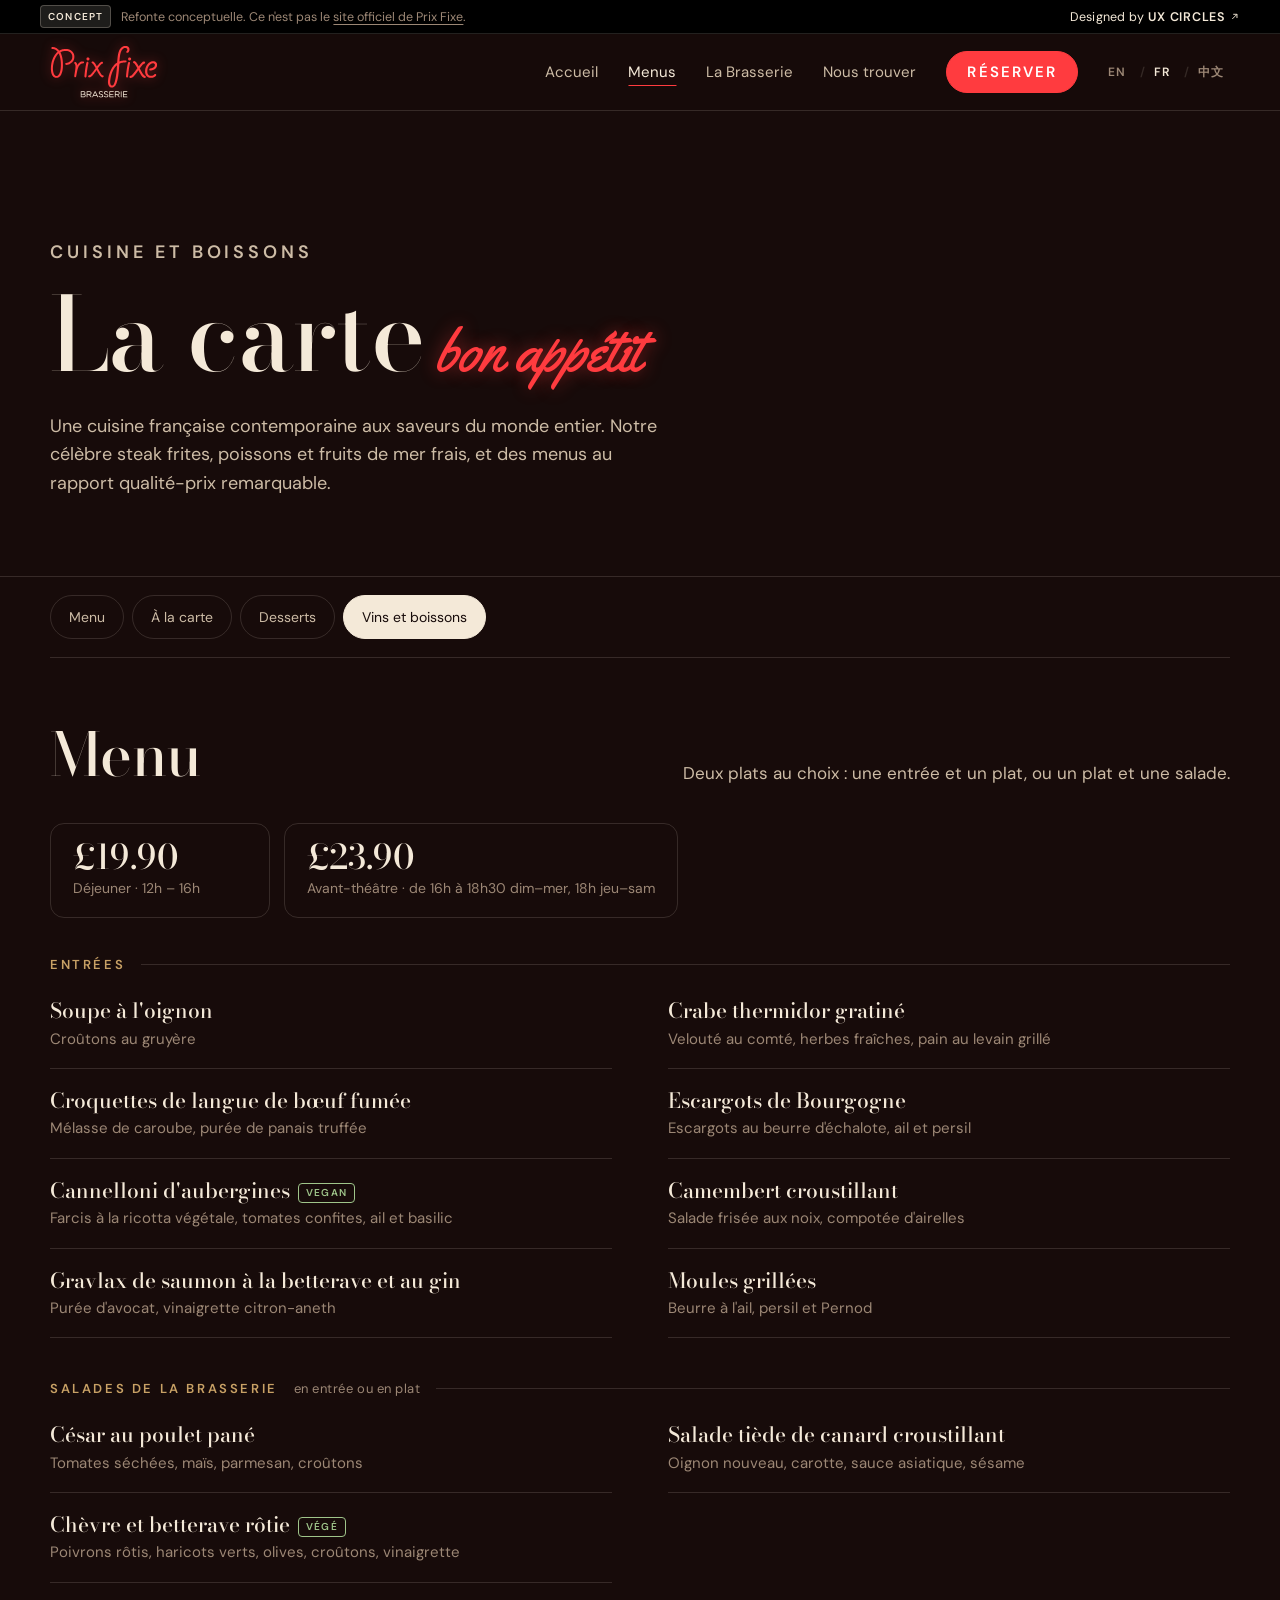
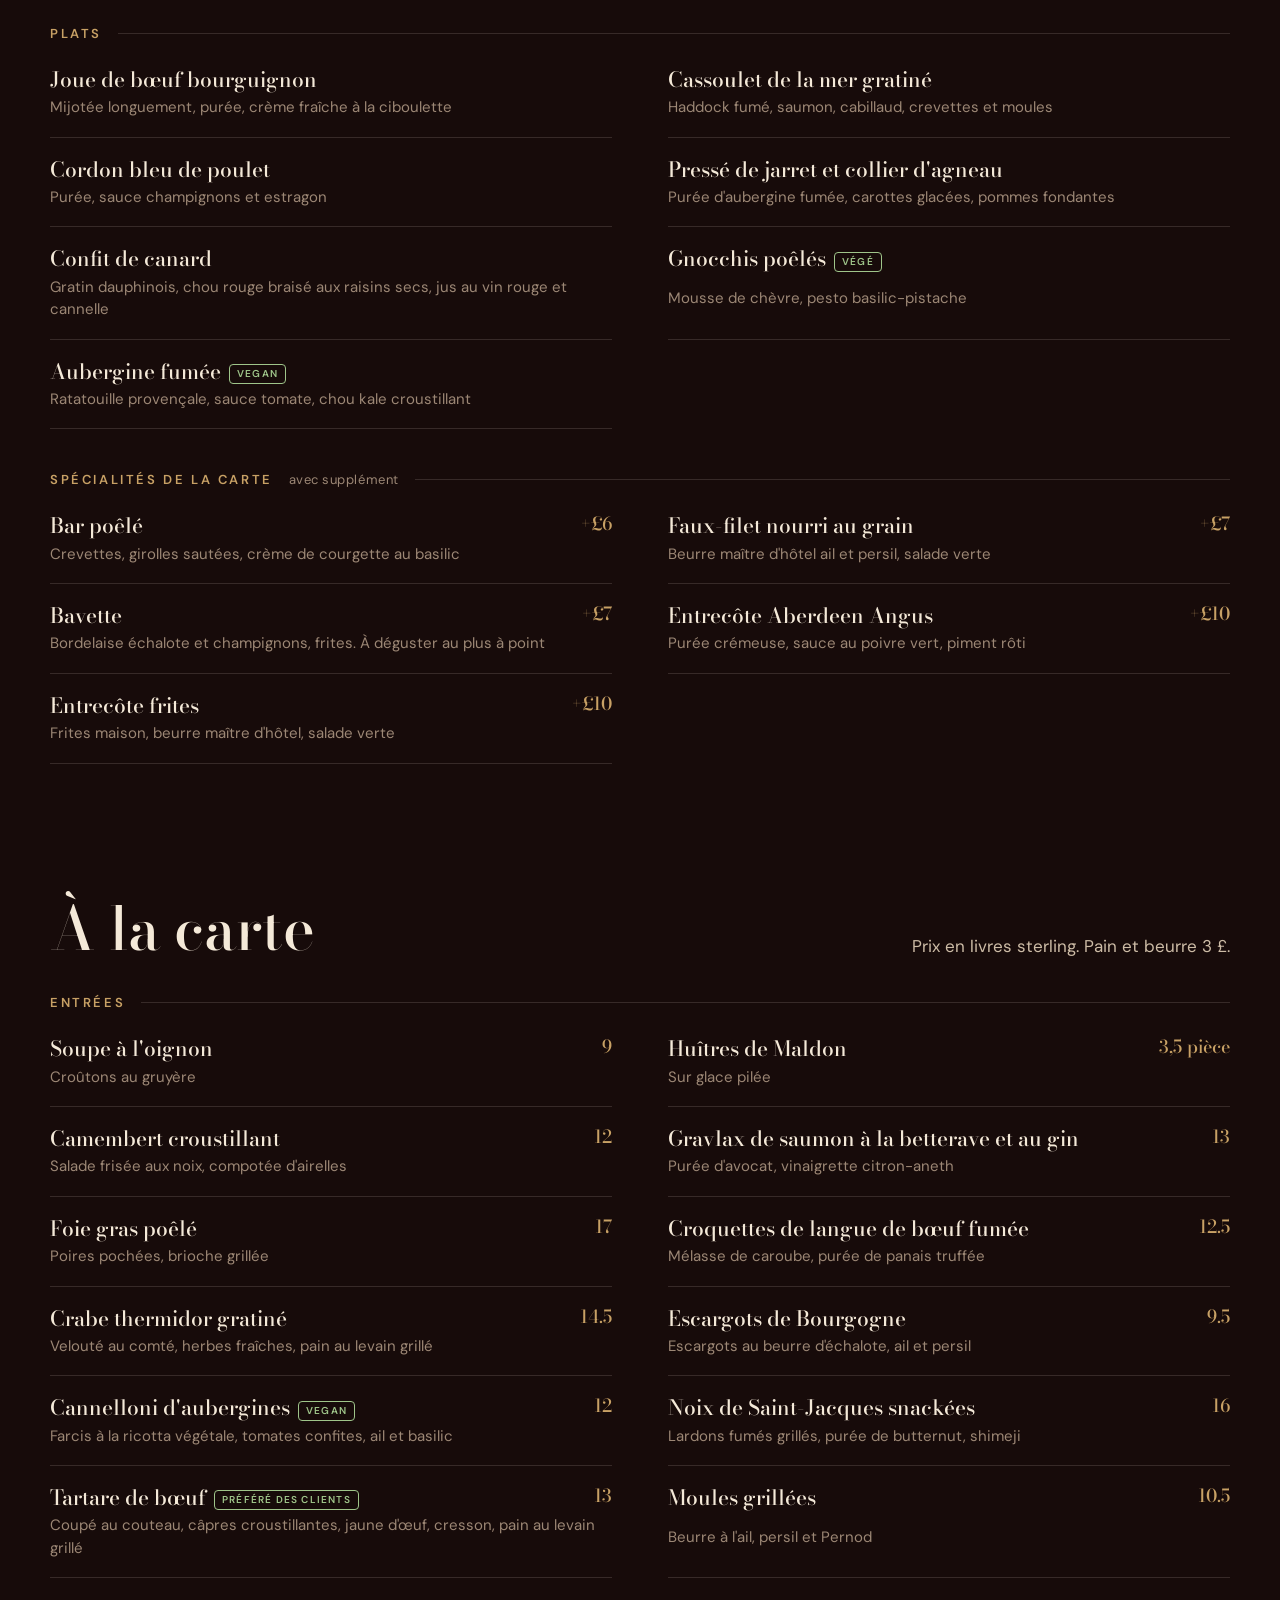
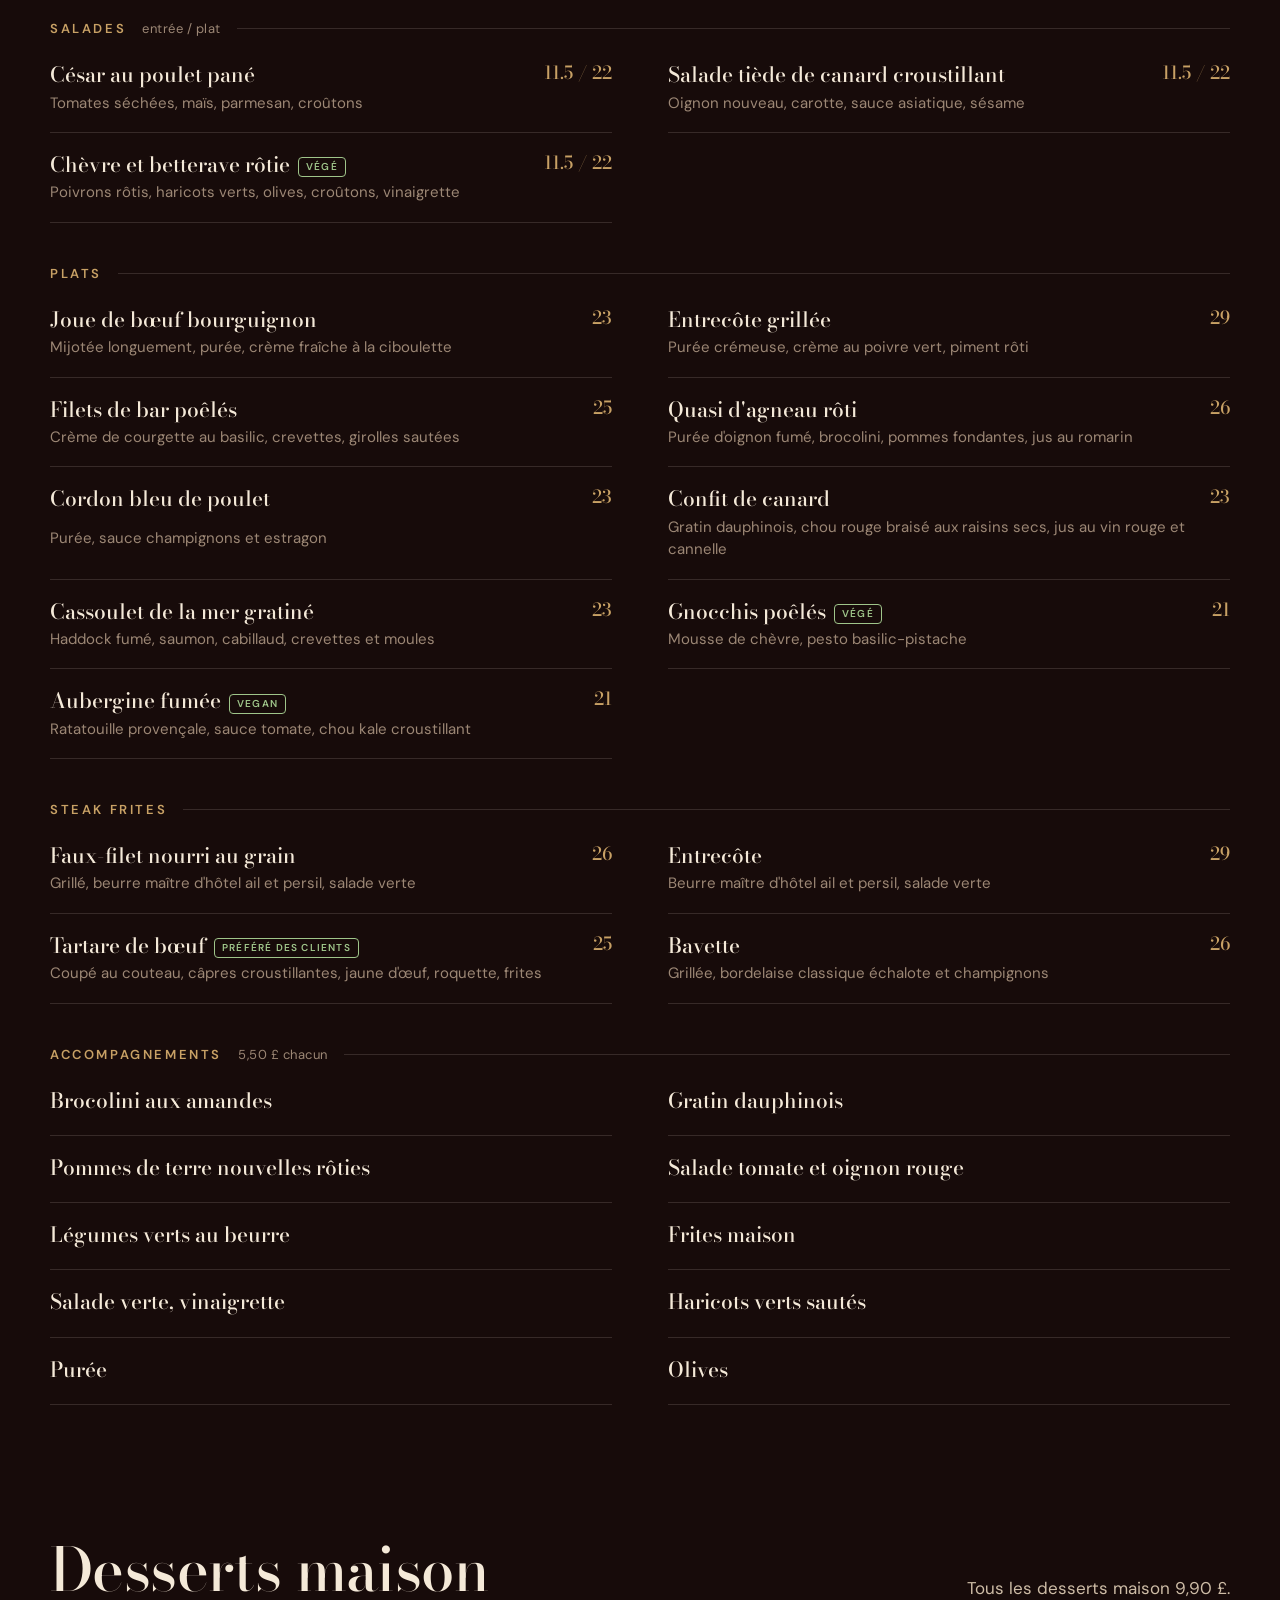
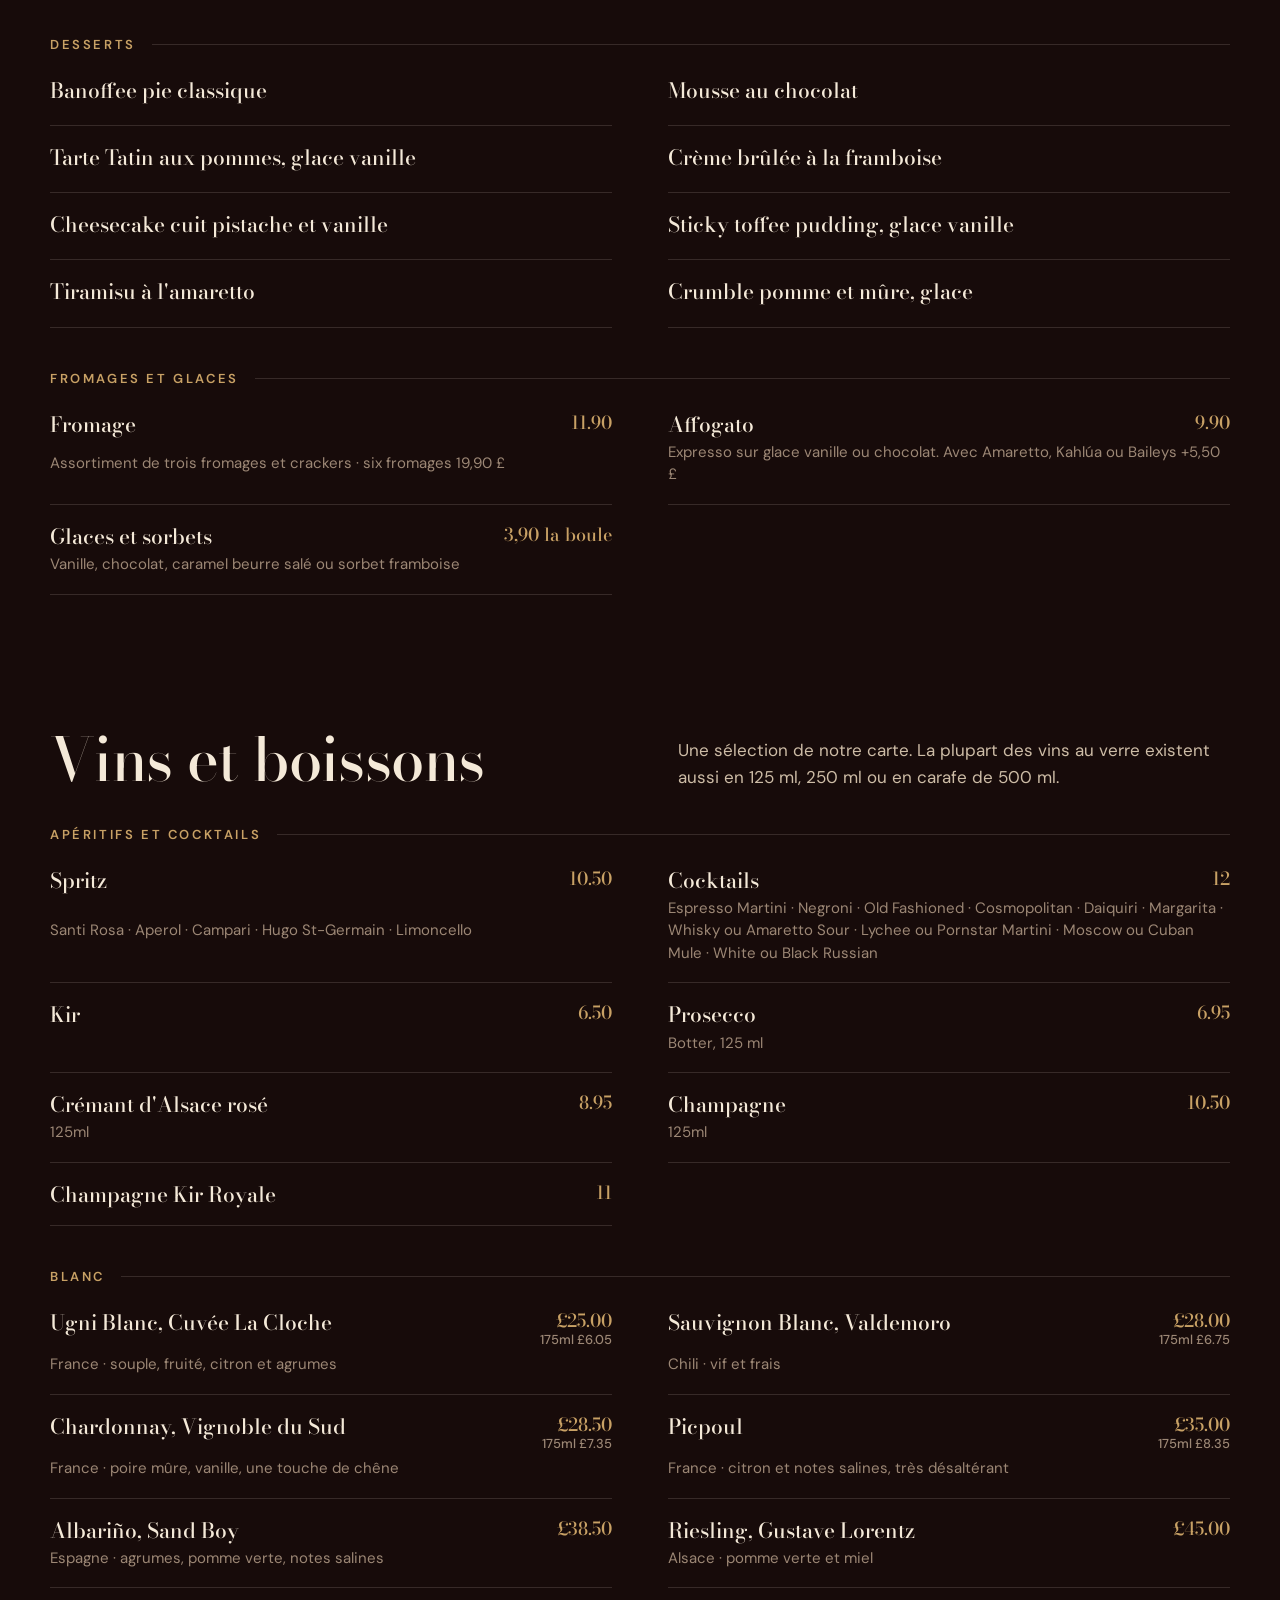
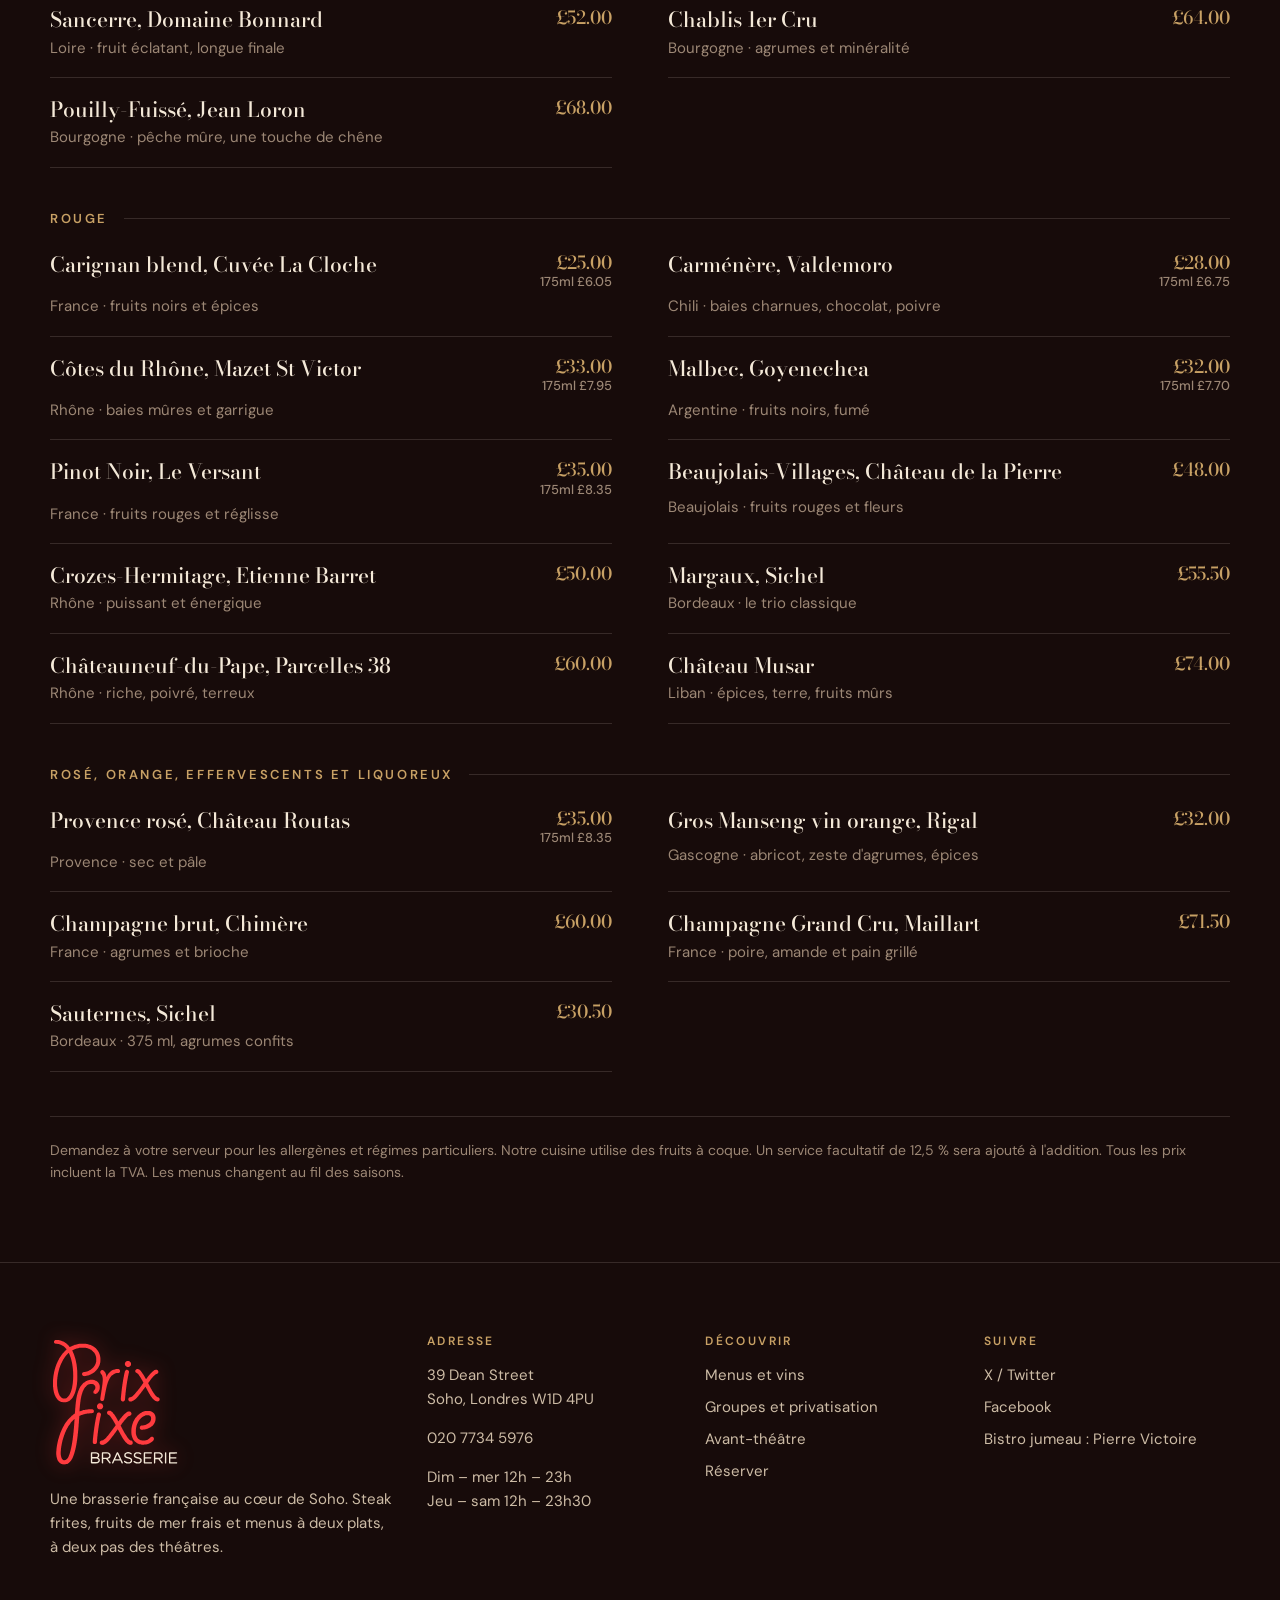
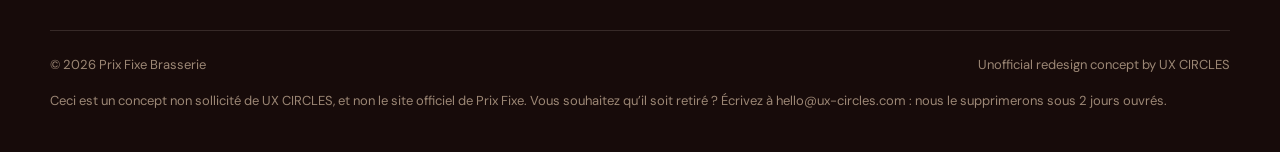
<file: fr/menu.html>
<!doctype html>
<html lang="fr">
<head>
  <meta charset="utf-8">
  <meta name="viewport" content="width=device-width, initial-scale=1">
  <title>Menus · Prix Fixe Brasserie, Soho</title>
  <meta name="description" content="Menu déjeuner 19,90 £, avant-théâtre 23,90 £, carte, desserts et vins chez Prix Fixe Brasserie, Dean Street, Soho.">
  <meta name="theme-color" content="#170b0a">
  <meta name="robots" content="noindex, nofollow">
  <link rel="icon" href="../assets/logo/prix-fixe-stacked-red.svg" type="image/svg+xml">
  <link rel="apple-touch-icon" href="../assets/logo/prix-fixe-stacked-red-on-white.png">
  <link rel="preconnect" href="https://fonts.googleapis.com">
  <link rel="preconnect" href="https://fonts.gstatic.com" crossorigin>
  <link href="https://fonts.googleapis.com/css2?family=Bodoni+Moda:ital,opsz,wght@0,6..96,400..700;1,6..96,400..700&family=DM+Sans:wght@400;500;600&family=Yellowtail&display=swap" rel="stylesheet">
  <link rel="stylesheet" href="../assets/css/style.css?v=202610292240">
  <link rel="alternate" hreflang="en" href="../menu.html">
  <link rel="alternate" hreflang="fr" href="../fr/menu.html">
  <link rel="alternate" hreflang="zh-Hant" href="../zh/menu.html">
</head>
<body>
  <a class="skip" href="#main">Aller au contenu</a>
  <div class="concept-bar" role="note">
    <p><span class="concept-tag">Concept</span><span class="concept-long">Refonte conceptuelle. Ce n'est pas le <a href="https://www.prixfixe.net/" target="_blank" rel="noopener">site officiel de Prix Fixe</a>.</span><span class="concept-short">Refonte conceptuelle</span></p>
    <a href="https://ux-circles.com/restaurants" target="_blank" rel="noopener">Designed by <strong>UX CIRCLES</strong> <svg width="12" height="12" viewBox="0 0 24 24" fill="none" stroke="currentColor" stroke-width="2" aria-hidden="true"><path d="M7 17 17 7M9 7h8v8"/></svg></a>
  </div>
  <header class="site-header">
    <div class="wrap">
      <a class="brand" href="index.html" aria-label="Prix Fixe Brasserie, accueil">
        <img src="../assets/logo/prix-fixe-horizontal-neon.svg" alt="" width="108" height="54">
      </a>
      <button class="nav-toggle" aria-label="Menu" aria-expanded="false" aria-controls="nav"><span></span><span></span><span></span></button>
      <nav class="nav" id="nav" aria-label="Principal">
        <a href="index.html">Accueil</a>
        <a href="menu.html" aria-current="page">Menus</a>
        <a href="about.html">La Brasserie</a>
        <a href="contact.html">Nous trouver</a>
        <a class="btn" href="reservation.html">Réserver</a>
        <span class="lang-switch"><a href="../menu.html" hreflang="en" lang="en" aria-label="English">EN</a><a href="../fr/menu.html" hreflang="fr" lang="fr" aria-label="Français" aria-current="true">FR</a><a href="../zh/menu.html" hreflang="zh-Hant" lang="zh-Hant" aria-label="中文">中文</a></span>
      </nav>
    </div>
  </header>
  <main id="main">

    <section class="page-head">
      <div class="wrap">
        <p class="eyebrow">Cuisine et boissons</p>
        <h1>La carte<span class="script">bon appétit</span></h1>
        <p>Une cuisine française contemporaine aux saveurs du monde entier. Notre célèbre steak frites, poissons et fruits de mer frais, et des menus au rapport qualité-prix remarquable.</p>
      </div>
    </section>

    <div class="wrap">
      <nav class="tabs" aria-label="Sections du menu">
        <a href="#set" class="is-active">Menu</a>
        <a href="#carte">À la carte</a>
        <a href="#desserts">Desserts</a>
        <a href="#drinks">Vins et boissons</a>
      </nav>

      <section class="menu-block" id="set">
        <header>
          <h2>Menu</h2>
          <p>Deux plats au choix : une entrée et un plat, ou un plat et une salade.</p>
        </header>
        <div class="set-prices">
          <div><strong>£19.90</strong><span>Déjeuner · 12h – 16h</span></div>
          <div><strong>£23.90</strong><span>Avant-théâtre · de 16h à 18h30 dim–mer, 18h jeu–sam</span></div>
        </div>
        <div class="course">
          <h3>Entrées</h3>
          <ul class="items">
            <li><b>Soupe à l'oignon</b><span></span><small>Croûtons au gruyère</small></li>
            <li><b>Crabe thermidor gratiné</b><span></span><small>Velouté au comté, herbes fraîches, pain au levain grillé</small></li>
            <li><b>Croquettes de langue de bœuf fumée</b><span></span><small>Mélasse de caroube, purée de panais truffée</small></li>
            <li><b>Escargots de Bourgogne</b><span></span><small>Escargots au beurre d'échalote, ail et persil</small></li>
            <li><b>Cannelloni d'aubergines<span class="tag">Vegan</span></b><span></span><small>Farcis à la ricotta végétale, tomates confites, ail et basilic</small></li>
            <li><b>Camembert croustillant</b><span></span><small>Salade frisée aux noix, compotée d'airelles</small></li>
            <li><b>Gravlax de saumon à la betterave et au gin</b><span></span><small>Purée d'avocat, vinaigrette citron-aneth</small></li>
            <li><b>Moules grillées</b><span></span><small>Beurre à l'ail, persil et Pernod</small></li>
          </ul>
        </div>
        <div class="course">
          <h3>Salades de la brasserie <span class="note">en entrée ou en plat</span></h3>
          <ul class="items">
            <li><b>César au poulet pané</b><span></span><small>Tomates séchées, maïs, parmesan, croûtons</small></li>
            <li><b>Salade tiède de canard croustillant</b><span></span><small>Oignon nouveau, carotte, sauce asiatique, sésame</small></li>
            <li><b>Chèvre et betterave rôtie<span class="tag">Végé</span></b><span></span><small>Poivrons rôtis, haricots verts, olives, croûtons, vinaigrette</small></li>
          </ul>
        </div>
        <div class="course">
          <h3>Plats</h3>
          <ul class="items">
            <li><b>Joue de bœuf bourguignon</b><span></span><small>Mijotée longuement, purée, crème fraîche à la ciboulette</small></li>
            <li><b>Cassoulet de la mer gratiné</b><span></span><small>Haddock fumé, saumon, cabillaud, crevettes et moules</small></li>
            <li><b>Cordon bleu de poulet</b><span></span><small>Purée, sauce champignons et estragon</small></li>
            <li><b>Pressé de jarret et collier d'agneau</b><span></span><small>Purée d'aubergine fumée, carottes glacées, pommes fondantes</small></li>
            <li><b>Confit de canard</b><span></span><small>Gratin dauphinois, chou rouge braisé aux raisins secs, jus au vin rouge et cannelle</small></li>
            <li><b>Gnocchis poêlés<span class="tag">Végé</span></b><span></span><small>Mousse de chèvre, pesto basilic-pistache</small></li>
            <li><b>Aubergine fumée<span class="tag">Vegan</span></b><span></span><small>Ratatouille provençale, sauce tomate, chou kale croustillant</small></li>
          </ul>
        </div>
        <div class="course">
          <h3>Spécialités de la carte <span class="note">avec supplément</span></h3>
          <ul class="items">
            <li><b>Bar poêlé</b><span class="price">+£6</span><small>Crevettes, girolles sautées, crème de courgette au basilic</small></li>
            <li><b>Faux-filet nourri au grain</b><span class="price">+£7</span><small>Beurre maître d'hôtel ail et persil, salade verte</small></li>
            <li><b>Bavette</b><span class="price">+£7</span><small>Bordelaise échalote et champignons, frites. À déguster au plus à point</small></li>
            <li><b>Entrecôte Aberdeen Angus</b><span class="price">+£10</span><small>Purée crémeuse, sauce au poivre vert, piment rôti</small></li>
            <li><b>Entrecôte frites</b><span class="price">+£10</span><small>Frites maison, beurre maître d'hôtel, salade verte</small></li>
          </ul>
        </div>
      </section>

      <section class="menu-block" id="carte">
        <header>
          <h2>À la carte</h2>
          <p>Prix en livres sterling. Pain et beurre 3 £.</p>
        </header>
        <div class="course">
          <h3>Entrées</h3>
          <ul class="items">
            <li><b>Soupe à l'oignon</b><span class="price">9</span><small>Croûtons au gruyère</small></li>
            <li><b>Huîtres de Maldon</b><span class="price">3,5 pièce</span><small>Sur glace pilée</small></li>
            <li><b>Camembert croustillant</b><span class="price">12</span><small>Salade frisée aux noix, compotée d'airelles</small></li>
            <li><b>Gravlax de saumon à la betterave et au gin</b><span class="price">13</span><small>Purée d'avocat, vinaigrette citron-aneth</small></li>
            <li><b>Foie gras poêlé</b><span class="price">17</span><small>Poires pochées, brioche grillée</small></li>
            <li><b>Croquettes de langue de bœuf fumée</b><span class="price">12.5</span><small>Mélasse de caroube, purée de panais truffée</small></li>
            <li><b>Crabe thermidor gratiné</b><span class="price">14.5</span><small>Velouté au comté, herbes fraîches, pain au levain grillé</small></li>
            <li><b>Escargots de Bourgogne</b><span class="price">9.5</span><small>Escargots au beurre d'échalote, ail et persil</small></li>
            <li><b>Cannelloni d'aubergines<span class="tag">Vegan</span></b><span class="price">12</span><small>Farcis à la ricotta végétale, tomates confites, ail et basilic</small></li>
            <li><b>Noix de Saint-Jacques snackées</b><span class="price">16</span><small>Lardons fumés grillés, purée de butternut, shimeji</small></li>
            <li><b>Tartare de bœuf<span class="tag tag--fav">Préféré des clients</span></b><span class="price">13</span><small>Coupé au couteau, câpres croustillantes, jaune d'œuf, cresson, pain au levain grillé</small></li>
            <li><b>Moules grillées</b><span class="price">10.5</span><small>Beurre à l'ail, persil et Pernod</small></li>
          </ul>
        </div>
        <div class="course">
          <h3>Salades <span class="note">entrée / plat</span></h3>
          <ul class="items">
            <li><b>César au poulet pané</b><span class="price">11.5 / 22</span><small>Tomates séchées, maïs, parmesan, croûtons</small></li>
            <li><b>Salade tiède de canard croustillant</b><span class="price">11.5 / 22</span><small>Oignon nouveau, carotte, sauce asiatique, sésame</small></li>
            <li><b>Chèvre et betterave rôtie<span class="tag">Végé</span></b><span class="price">11.5 / 22</span><small>Poivrons rôtis, haricots verts, olives, croûtons, vinaigrette</small></li>
          </ul>
        </div>
        <div class="course">
          <h3>Plats</h3>
          <ul class="items">
            <li><b>Joue de bœuf bourguignon</b><span class="price">23</span><small>Mijotée longuement, purée, crème fraîche à la ciboulette</small></li>
            <li><b>Entrecôte grillée</b><span class="price">29</span><small>Purée crémeuse, crème au poivre vert, piment rôti</small></li>
            <li><b>Filets de bar poêlés</b><span class="price">25</span><small>Crème de courgette au basilic, crevettes, girolles sautées</small></li>
            <li><b>Quasi d'agneau rôti</b><span class="price">26</span><small>Purée d'oignon fumé, brocolini, pommes fondantes, jus au romarin</small></li>
            <li><b>Cordon bleu de poulet</b><span class="price">23</span><small>Purée, sauce champignons et estragon</small></li>
            <li><b>Confit de canard</b><span class="price">23</span><small>Gratin dauphinois, chou rouge braisé aux raisins secs, jus au vin rouge et cannelle</small></li>
            <li><b>Cassoulet de la mer gratiné</b><span class="price">23</span><small>Haddock fumé, saumon, cabillaud, crevettes et moules</small></li>
            <li><b>Gnocchis poêlés<span class="tag">Végé</span></b><span class="price">21</span><small>Mousse de chèvre, pesto basilic-pistache</small></li>
            <li><b>Aubergine fumée<span class="tag">Vegan</span></b><span class="price">21</span><small>Ratatouille provençale, sauce tomate, chou kale croustillant</small></li>
          </ul>
        </div>
        <div class="course">
          <h3>Steak frites</h3>
          <ul class="items">
            <li><b>Faux-filet nourri au grain</b><span class="price">26</span><small>Grillé, beurre maître d'hôtel ail et persil, salade verte</small></li>
            <li><b>Entrecôte</b><span class="price">29</span><small>Beurre maître d'hôtel ail et persil, salade verte</small></li>
            <li><b>Tartare de bœuf<span class="tag tag--fav">Préféré des clients</span></b><span class="price">25</span><small>Coupé au couteau, câpres croustillantes, jaune d'œuf, roquette, frites</small></li>
            <li><b>Bavette</b><span class="price">26</span><small>Grillée, bordelaise classique échalote et champignons</small></li>
          </ul>
        </div>
        <div class="course">
          <h3>Accompagnements <span class="note">5,50 £ chacun</span></h3>
          <ul class="items items--simple">
            <li><b>Brocolini aux amandes</b><span></span></li>
            <li><b>Gratin dauphinois</b><span></span></li>
            <li><b>Pommes de terre nouvelles rôties</b><span></span></li>
            <li><b>Salade tomate et oignon rouge</b><span></span></li>
            <li><b>Légumes verts au beurre</b><span></span></li>
            <li><b>Frites maison</b><span></span></li>
            <li><b>Salade verte, vinaigrette</b><span></span></li>
            <li><b>Haricots verts sautés</b><span></span></li>
            <li><b>Purée</b><span></span></li>
            <li><b>Olives</b><span></span></li>
          </ul>
        </div>
      </section>

      <section class="menu-block" id="desserts">
        <header>
          <h2>Desserts maison</h2>
          <p>Tous les desserts maison 9,90 £.</p>
        </header>
        <div class="course">
          <h3>Desserts</h3>
          <ul class="items items--simple">
            <li><b>Banoffee pie classique</b><span></span></li>
            <li><b>Mousse au chocolat</b><span></span></li>
            <li><b>Tarte Tatin aux pommes, glace vanille</b><span></span></li>
            <li><b>Crème brûlée à la framboise</b><span></span></li>
            <li><b>Cheesecake cuit pistache et vanille</b><span></span></li>
            <li><b>Sticky toffee pudding, glace vanille</b><span></span></li>
            <li><b>Tiramisu à l'amaretto</b><span></span></li>
            <li><b>Crumble pomme et mûre, glace</b><span></span></li>
          </ul>
        </div>
        <div class="course">
          <h3>Fromages et glaces</h3>
          <ul class="items">
            <li><b>Fromage</b><span class="price">11.90</span><small>Assortiment de trois fromages et crackers · six fromages 19,90 £</small></li>
            <li><b>Affogato</b><span class="price">9.90</span><small>Expresso sur glace vanille ou chocolat. Avec Amaretto, Kahlúa ou Baileys +5,50 £</small></li>
            <li><b>Glaces et sorbets</b><span class="price">3,90 la boule</span><small>Vanille, chocolat, caramel beurre salé ou sorbet framboise</small></li>
          </ul>
        </div>
      </section>

      <section class="menu-block wine-list" id="drinks">
        <header>
          <h2>Vins et boissons</h2>
          <p>Une sélection de notre carte. La plupart des vins au verre existent aussi en 125 ml, 250 ml ou en carafe de 500 ml.</p>
        </header>
        <div class="course">
          <h3>Apéritifs et cocktails</h3>
          <ul class="items">
            <li><b>Spritz</b><span class="price">10.50</span><small>Santi Rosa · Aperol · Campari · Hugo St-Germain · Limoncello</small></li>
            <li><b>Cocktails</b><span class="price">12</span><small>Espresso Martini · Negroni · Old Fashioned · Cosmopolitan · Daiquiri · Margarita · Whisky ou Amaretto Sour · Lychee ou Pornstar Martini · Moscow ou Cuban Mule · White ou Black Russian</small></li>
            <li><b>Kir</b><span class="price">6.50</span></li>
            <li><b>Prosecco</b><span class="price">6.95</span><small>Botter, 125 ml</small></li>
            <li><b>Crémant d'Alsace rosé</b><span class="price">8.95</span><small>125ml</small></li>
            <li><b>Champagne</b><span class="price">10.50</span><small>125ml</small></li>
            <li><b>Champagne Kir Royale</b><span class="price">11</span></li>
          </ul>
        </div>
        <div class="course">
          <h3>Blanc</h3>
          <ul class="items">
            <li><b>Ugni Blanc, Cuvée La Cloche</b><span class="price">£25.00<span class="glass">175ml £6.05</span></span><small>France · souple, fruité, citron et agrumes</small></li>
            <li><b>Sauvignon Blanc, Valdemoro</b><span class="price">£28.00<span class="glass">175ml £6.75</span></span><small>Chili · vif et frais</small></li>
            <li><b>Chardonnay, Vignoble du Sud</b><span class="price">£28.50<span class="glass">175ml £7.35</span></span><small>France · poire mûre, vanille, une touche de chêne</small></li>
            <li><b>Picpoul</b><span class="price">£35.00<span class="glass">175ml £8.35</span></span><small>France · citron et notes salines, très désaltérant</small></li>
            <li><b>Albariño, Sand Boy</b><span class="price">£38.50</span><small>Espagne · agrumes, pomme verte, notes salines</small></li>
            <li><b>Riesling, Gustave Lorentz</b><span class="price">£45.00</span><small>Alsace · pomme verte et miel</small></li>
            <li><b>Sancerre, Domaine Bonnard</b><span class="price">£52.00</span><small>Loire · fruit éclatant, longue finale</small></li>
            <li><b>Chablis 1er Cru</b><span class="price">£64.00</span><small>Bourgogne · agrumes et minéralité</small></li>
            <li><b>Pouilly-Fuissé, Jean Loron</b><span class="price">£68.00</span><small>Bourgogne · pêche mûre, une touche de chêne</small></li>
          </ul>
        </div>
        <div class="course">
          <h3>Rouge</h3>
          <ul class="items">
            <li><b>Carignan blend, Cuvée La Cloche</b><span class="price">£25.00<span class="glass">175ml £6.05</span></span><small>France · fruits noirs et épices</small></li>
            <li><b>Carménère, Valdemoro</b><span class="price">£28.00<span class="glass">175ml £6.75</span></span><small>Chili · baies charnues, chocolat, poivre</small></li>
            <li><b>Côtes du Rhône, Mazet St Victor</b><span class="price">£33.00<span class="glass">175ml £7.95</span></span><small>Rhône · baies mûres et garrigue</small></li>
            <li><b>Malbec, Goyenechea</b><span class="price">£32.00<span class="glass">175ml £7.70</span></span><small>Argentine · fruits noirs, fumé</small></li>
            <li><b>Pinot Noir, Le Versant</b><span class="price">£35.00<span class="glass">175ml £8.35</span></span><small>France · fruits rouges et réglisse</small></li>
            <li><b>Beaujolais-Villages, Château de la Pierre</b><span class="price">£48.00</span><small>Beaujolais · fruits rouges et fleurs</small></li>
            <li><b>Crozes-Hermitage, Etienne Barret</b><span class="price">£50.00</span><small>Rhône · puissant et énergique</small></li>
            <li><b>Margaux, Sichel</b><span class="price">£55.50</span><small>Bordeaux · le trio classique</small></li>
            <li><b>Châteauneuf-du-Pape, Parcelles 38</b><span class="price">£60.00</span><small>Rhône · riche, poivré, terreux</small></li>
            <li><b>Château Musar</b><span class="price">£74.00</span><small>Liban · épices, terre, fruits mûrs</small></li>
          </ul>
        </div>
        <div class="course">
          <h3>Rosé, orange, effervescents et liquoreux</h3>
          <ul class="items">
            <li><b>Provence rosé, Château Routas</b><span class="price">£35.00<span class="glass">175ml £8.35</span></span><small>Provence · sec et pâle</small></li>
            <li><b>Gros Manseng vin orange, Rigal</b><span class="price">£32.00</span><small>Gascogne · abricot, zeste d'agrumes, épices</small></li>
            <li><b>Champagne brut, Chimère</b><span class="price">£60.00</span><small>France · agrumes et brioche</small></li>
            <li><b>Champagne Grand Cru, Maillart</b><span class="price">£71.50</span><small>France · poire, amande et pain grillé</small></li>
            <li><b>Sauternes, Sichel</b><span class="price">£30.50</span><small>Bordeaux · 375 ml, agrumes confits</small></li>
          </ul>
        </div>

        <p class="small-print">Demandez à votre serveur pour les allergènes et régimes particuliers. Notre cuisine utilise des fruits à coque. Un service facultatif de 12,5 % sera ajouté à l'addition. Tous les prix incluent la TVA. Les menus changent au fil des saisons.</p>
      </section>
    </div>
  </main>
  <footer class="site-footer">
    <div class="wrap">
      <div class="footer-grid">
        <div>
          <img class="footer-logo" src="../assets/logo/prix-fixe-stacked-neon.svg" alt="Prix Fixe Brasserie" width="130" height="132">
          <p>Une brasserie française au cœur de Soho. Steak frites, fruits de mer frais et menus à deux plats, à deux pas des théâtres.</p>
        </div>
        <div>
          <h4>Adresse</h4>
          <p>39 Dean Street<br>Soho, Londres W1D 4PU</p>
          <p><a href="tel:+442077345976">020 7734 5976</a></p>
          <p>Dim – mer 12h – 23h<br>Jeu – sam 12h – 23h30</p>
        </div>
        <div>
          <h4>Découvrir</h4>
          <ul>
            <li><a href="menu.html">Menus et vins</a></li>
            <li><a href="about.html#groups">Groupes et privatisation</a></li>
            <li><a href="menu.html#set">Avant-théâtre</a></li>
            <li><a href="reservation.html">Réserver</a></li>
          </ul>
        </div>
        <div>
          <h4>Suivre</h4>
          <ul>
            <li><a href="https://twitter.com/prixfixelondon" rel="noopener">X / Twitter</a></li>
            <li><a href="https://www.facebook.com/pages/Prix-Fixe-Brasserie/104739946242835" rel="noopener">Facebook</a></li>
            <li><a href="http://www.pierrevictoire.com/" rel="noopener">Bistro jumeau : Pierre Victoire</a></li>
          </ul>
        </div>
      </div>
      <div class="footer-base">
        <span>© <span id="year">2026</span> Prix Fixe Brasserie</span>
        <span>Unofficial redesign concept by <a href="https://ux-circles.com/restaurants" target="_blank" rel="noopener">UX CIRCLES</a></span>
        <span data-takedown style="flex-basis: 100%; margin: 0;">Ceci est un concept non sollicité de UX CIRCLES, et non le site officiel de Prix Fixe. Vous souhaitez qu’il soit retiré ? Écrivez à <a href="mailto:hello@ux-circles.com">hello@ux-circles.com</a> : nous le supprimerons sous 2 jours ouvrés.</span>
      </div>
    </div>
  </footer>
  <script src="../assets/js/main.js?v=202610292240"></script>
</body>
</html>
</file>
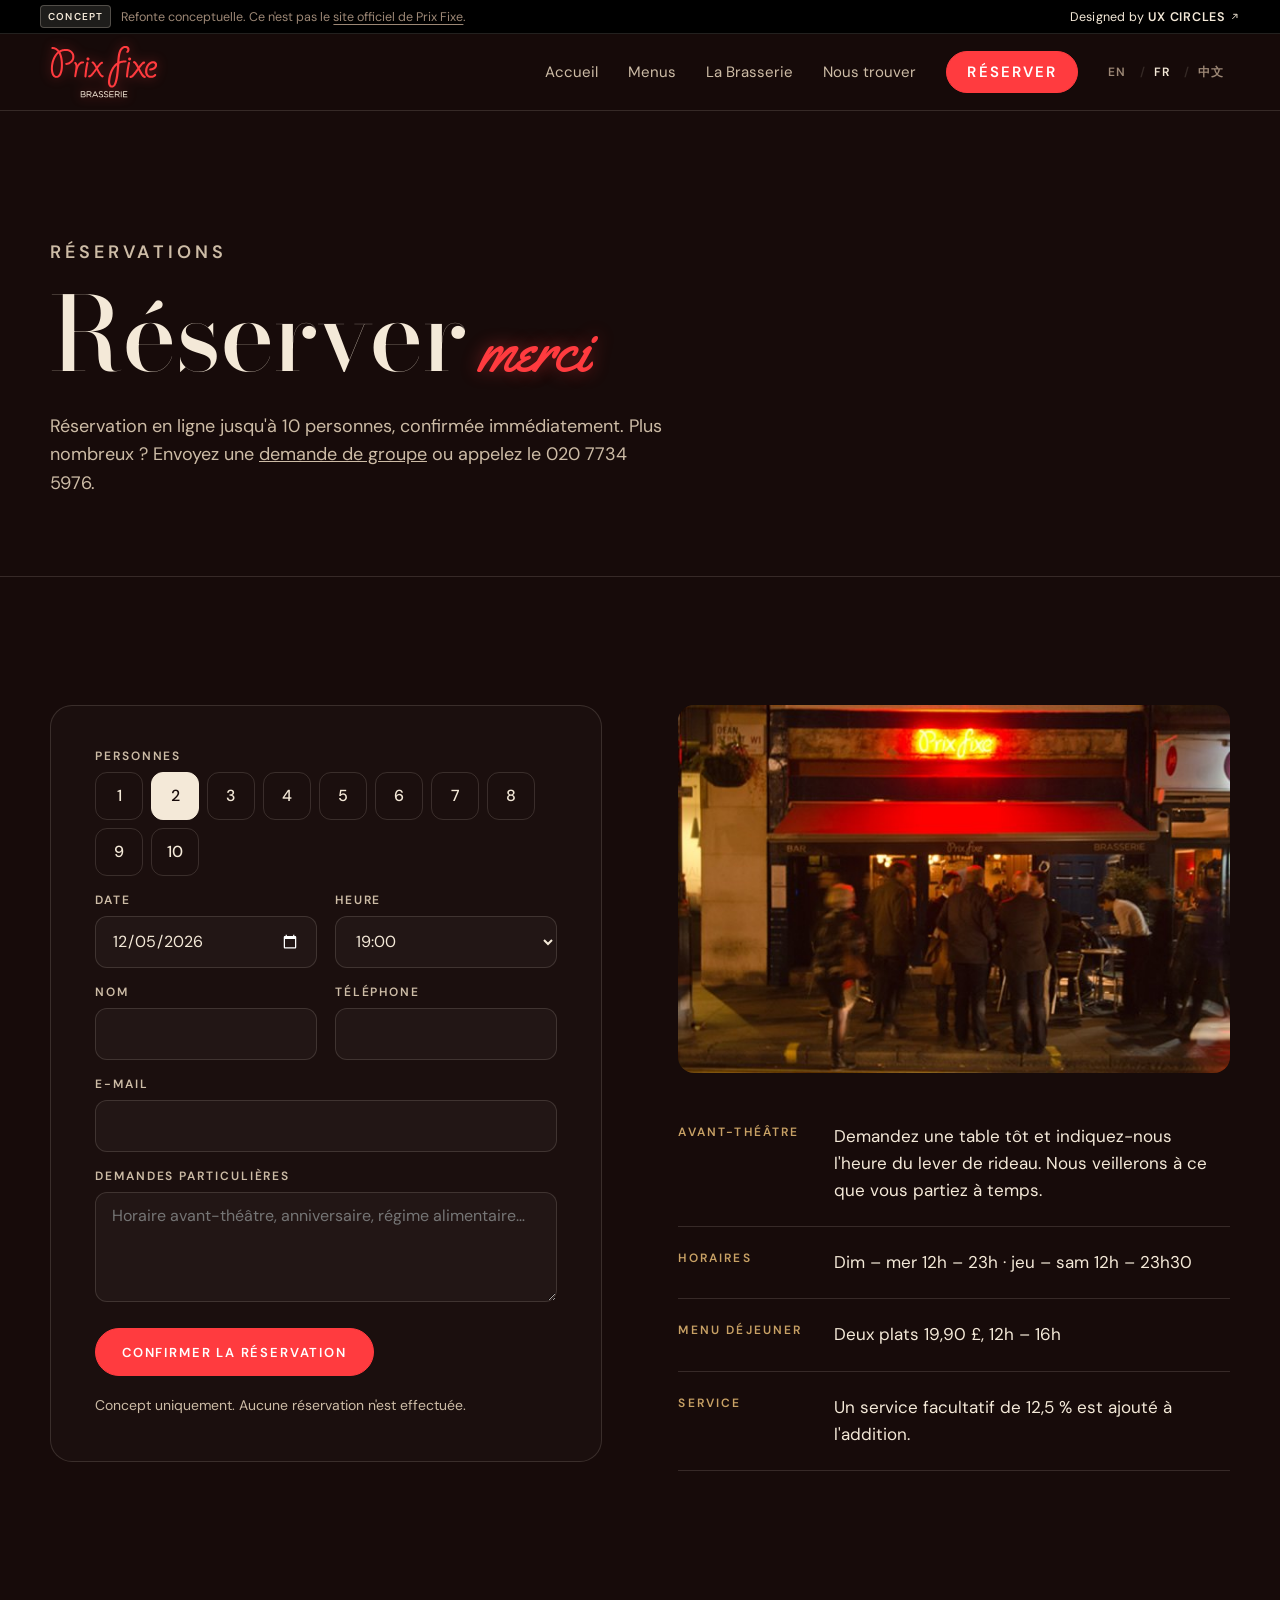
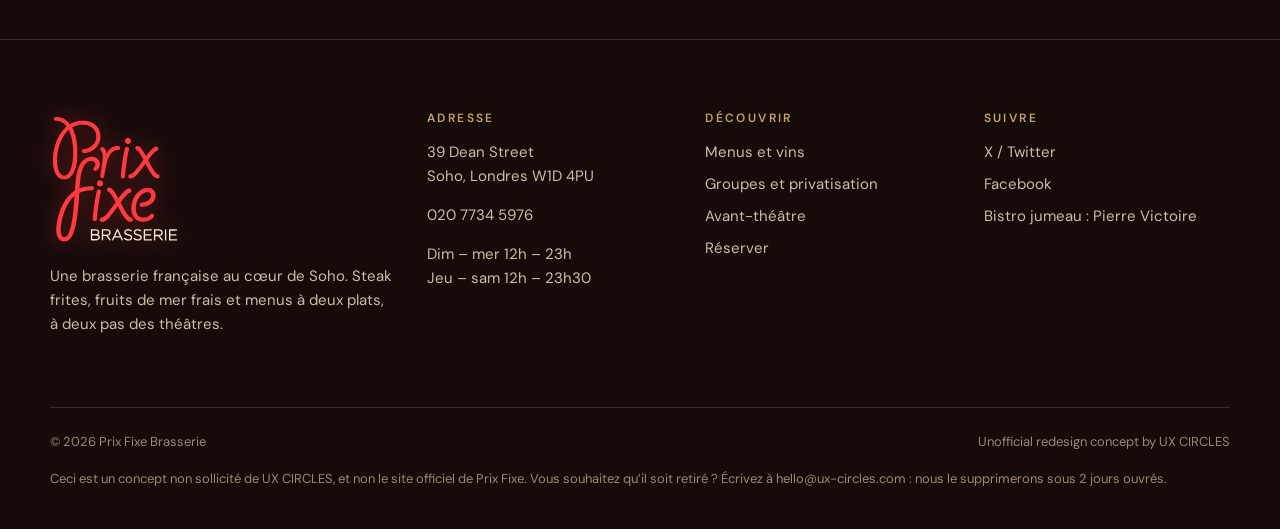
<file: fr/reservation.html>
<!doctype html>
<html lang="fr">
<head>
  <meta charset="utf-8">
  <meta name="viewport" content="width=device-width, initial-scale=1">
  <title>Réserver · Prix Fixe Brasserie, Soho</title>
  <meta name="description" content="Réservez une table chez Prix Fixe Brasserie, Dean Street, Soho. Réservation en ligne jusqu&#x27;à 10 personnes.">
  <meta name="theme-color" content="#170b0a">
  <meta name="robots" content="noindex, nofollow">
  <link rel="icon" href="../assets/logo/prix-fixe-stacked-red.svg" type="image/svg+xml">
  <link rel="apple-touch-icon" href="../assets/logo/prix-fixe-stacked-red-on-white.png">
  <link rel="preconnect" href="https://fonts.googleapis.com">
  <link rel="preconnect" href="https://fonts.gstatic.com" crossorigin>
  <link href="https://fonts.googleapis.com/css2?family=Bodoni+Moda:ital,opsz,wght@0,6..96,400..700;1,6..96,400..700&family=DM+Sans:wght@400;500;600&family=Yellowtail&display=swap" rel="stylesheet">
  <link rel="stylesheet" href="../assets/css/style.css?v=202610292240">
  <link rel="alternate" hreflang="en" href="../reservation.html">
  <link rel="alternate" hreflang="fr" href="../fr/reservation.html">
  <link rel="alternate" hreflang="zh-Hant" href="../zh/reservation.html">
</head>
<body>
  <a class="skip" href="#main">Aller au contenu</a>
  <div class="concept-bar" role="note">
    <p><span class="concept-tag">Concept</span><span class="concept-long">Refonte conceptuelle. Ce n'est pas le <a href="https://www.prixfixe.net/" target="_blank" rel="noopener">site officiel de Prix Fixe</a>.</span><span class="concept-short">Refonte conceptuelle</span></p>
    <a href="https://ux-circles.com/restaurants" target="_blank" rel="noopener">Designed by <strong>UX CIRCLES</strong> <svg width="12" height="12" viewBox="0 0 24 24" fill="none" stroke="currentColor" stroke-width="2" aria-hidden="true"><path d="M7 17 17 7M9 7h8v8"/></svg></a>
  </div>
  <header class="site-header">
    <div class="wrap">
      <a class="brand" href="index.html" aria-label="Prix Fixe Brasserie, accueil">
        <img src="../assets/logo/prix-fixe-horizontal-neon.svg" alt="" width="108" height="54">
      </a>
      <button class="nav-toggle" aria-label="Menu" aria-expanded="false" aria-controls="nav"><span></span><span></span><span></span></button>
      <nav class="nav" id="nav" aria-label="Principal">
        <a href="index.html">Accueil</a>
        <a href="menu.html">Menus</a>
        <a href="about.html">La Brasserie</a>
        <a href="contact.html">Nous trouver</a>
        <a class="btn" href="reservation.html">Réserver</a>
        <span class="lang-switch"><a href="../reservation.html" hreflang="en" lang="en" aria-label="English">EN</a><a href="../fr/reservation.html" hreflang="fr" lang="fr" aria-label="Français" aria-current="true">FR</a><a href="../zh/reservation.html" hreflang="zh-Hant" lang="zh-Hant" aria-label="中文">中文</a></span>
      </nav>
    </div>
  </header>
  <main id="main">

    <section class="page-head">
      <div class="wrap">
        <p class="eyebrow">Réservations</p>
        <h1>Réserver<span class="script">merci</span></h1>
        <p>Réservation en ligne jusqu'à 10 personnes, confirmée immédiatement. Plus nombreux ? Envoyez une <a href="contact.html#enquiry">demande de groupe</a> ou appelez le 020 7734 5976.</p>
      </div>
    </section>

    <section class="section">
      <div class="wrap split" style="align-items:start">
        <div class="card">
          <form class="form" id="booking-form" novalidate>
            <div class="field full">
              <label>Personnes</label>
              <div class="party"><input type="radio" name="guests" id="p1" value="1"><label for="p1">1</label><input type="radio" name="guests" id="p2" value="2" checked><label for="p2">2</label><input type="radio" name="guests" id="p3" value="3"><label for="p3">3</label><input type="radio" name="guests" id="p4" value="4"><label for="p4">4</label><input type="radio" name="guests" id="p5" value="5"><label for="p5">5</label><input type="radio" name="guests" id="p6" value="6"><label for="p6">6</label><input type="radio" name="guests" id="p7" value="7"><label for="p7">7</label><input type="radio" name="guests" id="p8" value="8"><label for="p8">8</label><input type="radio" name="guests" id="p9" value="9"><label for="p9">9</label><input type="radio" name="guests" id="p10" value="10"><label for="p10">10</label></div>
            </div>
            <div class="field"><label for="date">Date</label><input id="date" name="date" type="date" required></div>
            <div class="field"><label for="time">Heure</label><select id="time" name="time"><option>12:00</option><option>12:30</option><option>13:00</option><option>13:30</option><option>14:00</option><option>14:30</option><option>15:00</option><option>15:30</option><option>16:00</option><option>16:30</option><option>17:00</option><option>17:30</option><option>18:00</option><option>18:30</option><option selected>19:00</option><option>19:30</option><option>20:00</option><option>20:30</option><option>21:00</option><option>21:30</option><option>22:00</option></select></div>
            <div class="field"><label for="name">Nom</label><input id="name" name="name" required autocomplete="name"></div>
            <div class="field"><label for="phone">Téléphone</label><input id="phone" name="phone" type="tel" required autocomplete="tel"></div>
            <div class="field full"><label for="email">E-mail</label><input id="email" name="email" type="email" required autocomplete="email"></div>
            <div class="field full"><label for="notes">Demandes particulières</label><textarea id="notes" name="notes" placeholder="Horaire avant-théâtre, anniversaire, régime alimentaire…"></textarea></div>
            <div class="full" style="display:flex;align-items:center;gap:18px;flex-wrap:wrap">
              <button class="btn" type="submit">Confirmer la réservation</button>
              <p class="hint">Concept uniquement. Aucune réservation n'est effectuée.</p>
            </div>
          </form>
          <div class="confirm" role="status"><h3>À ce soir !</h3><p id="confirm-text"></p></div>
        </div>
        <div>
          <div class="split-media split-media--single" style="margin-bottom:28px">
            <img src="../assets/img/terrace.jpg" alt="Le store rouge et la terrasse sur Dean Street" width="600" height="400">
          </div>
          <ul class="info-list">
            <li><span class="k">Avant-théâtre</span><span>Demandez une table tôt et indiquez-nous l'heure du lever de rideau. Nous veillerons à ce que vous partiez à temps.</span></li>
            <li><span class="k">Horaires</span><span>Dim – mer 12h – 23h · jeu – sam 12h – 23h30</span></li>
            <li><span class="k">Menu déjeuner</span><span>Deux plats 19,90 £, 12h – 16h</span></li>
            <li><span class="k">Service</span><span>Un service facultatif de 12,5 % est ajouté à l'addition.</span></li>
          </ul>
        </div>
      </div>
    </section>
  </main>
  <footer class="site-footer">
    <div class="wrap">
      <div class="footer-grid">
        <div>
          <img class="footer-logo" src="../assets/logo/prix-fixe-stacked-neon.svg" alt="Prix Fixe Brasserie" width="130" height="132">
          <p>Une brasserie française au cœur de Soho. Steak frites, fruits de mer frais et menus à deux plats, à deux pas des théâtres.</p>
        </div>
        <div>
          <h4>Adresse</h4>
          <p>39 Dean Street<br>Soho, Londres W1D 4PU</p>
          <p><a href="tel:+442077345976">020 7734 5976</a></p>
          <p>Dim – mer 12h – 23h<br>Jeu – sam 12h – 23h30</p>
        </div>
        <div>
          <h4>Découvrir</h4>
          <ul>
            <li><a href="menu.html">Menus et vins</a></li>
            <li><a href="about.html#groups">Groupes et privatisation</a></li>
            <li><a href="menu.html#set">Avant-théâtre</a></li>
            <li><a href="reservation.html">Réserver</a></li>
          </ul>
        </div>
        <div>
          <h4>Suivre</h4>
          <ul>
            <li><a href="https://twitter.com/prixfixelondon" rel="noopener">X / Twitter</a></li>
            <li><a href="https://www.facebook.com/pages/Prix-Fixe-Brasserie/104739946242835" rel="noopener">Facebook</a></li>
            <li><a href="http://www.pierrevictoire.com/" rel="noopener">Bistro jumeau : Pierre Victoire</a></li>
          </ul>
        </div>
      </div>
      <div class="footer-base">
        <span>© <span id="year">2026</span> Prix Fixe Brasserie</span>
        <span>Unofficial redesign concept by <a href="https://ux-circles.com/restaurants" target="_blank" rel="noopener">UX CIRCLES</a></span>
        <span data-takedown style="flex-basis: 100%; margin: 0;">Ceci est un concept non sollicité de UX CIRCLES, et non le site officiel de Prix Fixe. Vous souhaitez qu’il soit retiré ? Écrivez à <a href="mailto:hello@ux-circles.com">hello@ux-circles.com</a> : nous le supprimerons sous 2 jours ouvrés.</span>
      </div>
    </div>
  </footer>
  <script src="../assets/js/main.js?v=202610292240"></script>
</body>
</html>
</file>
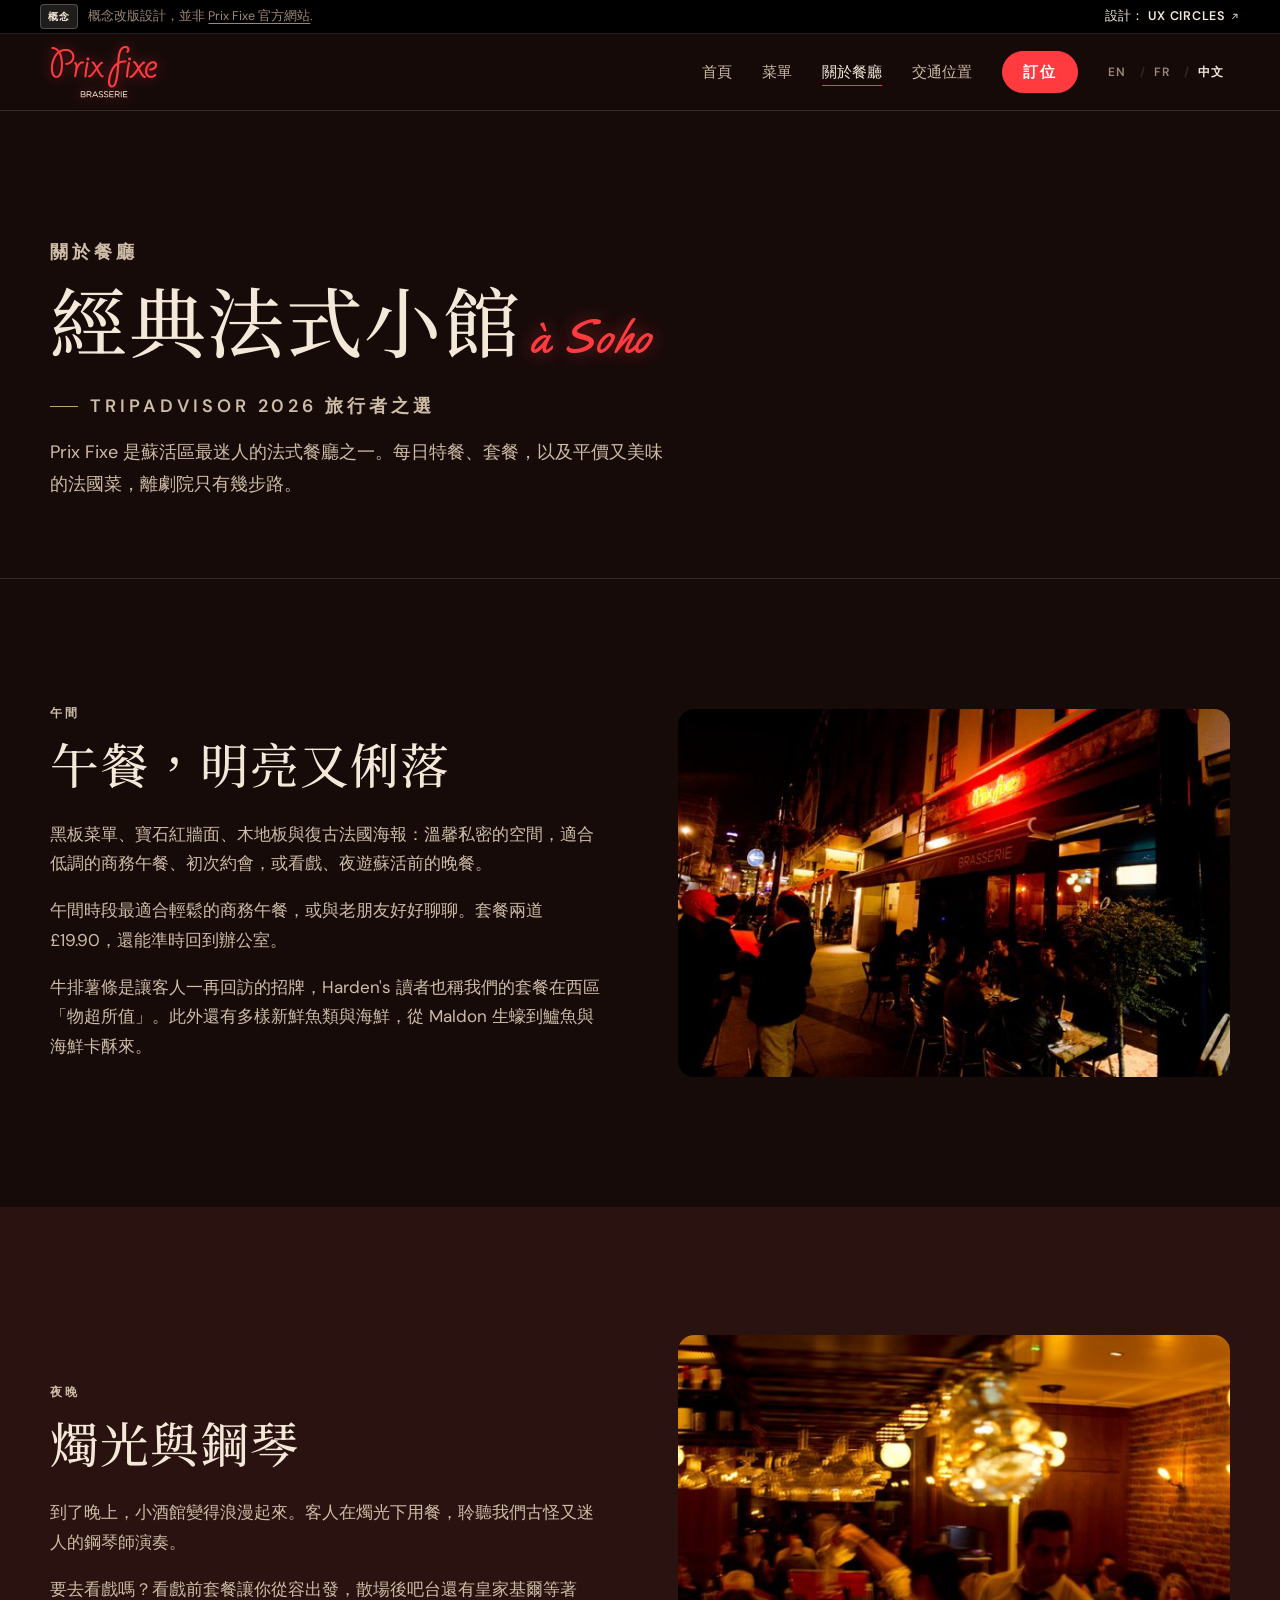
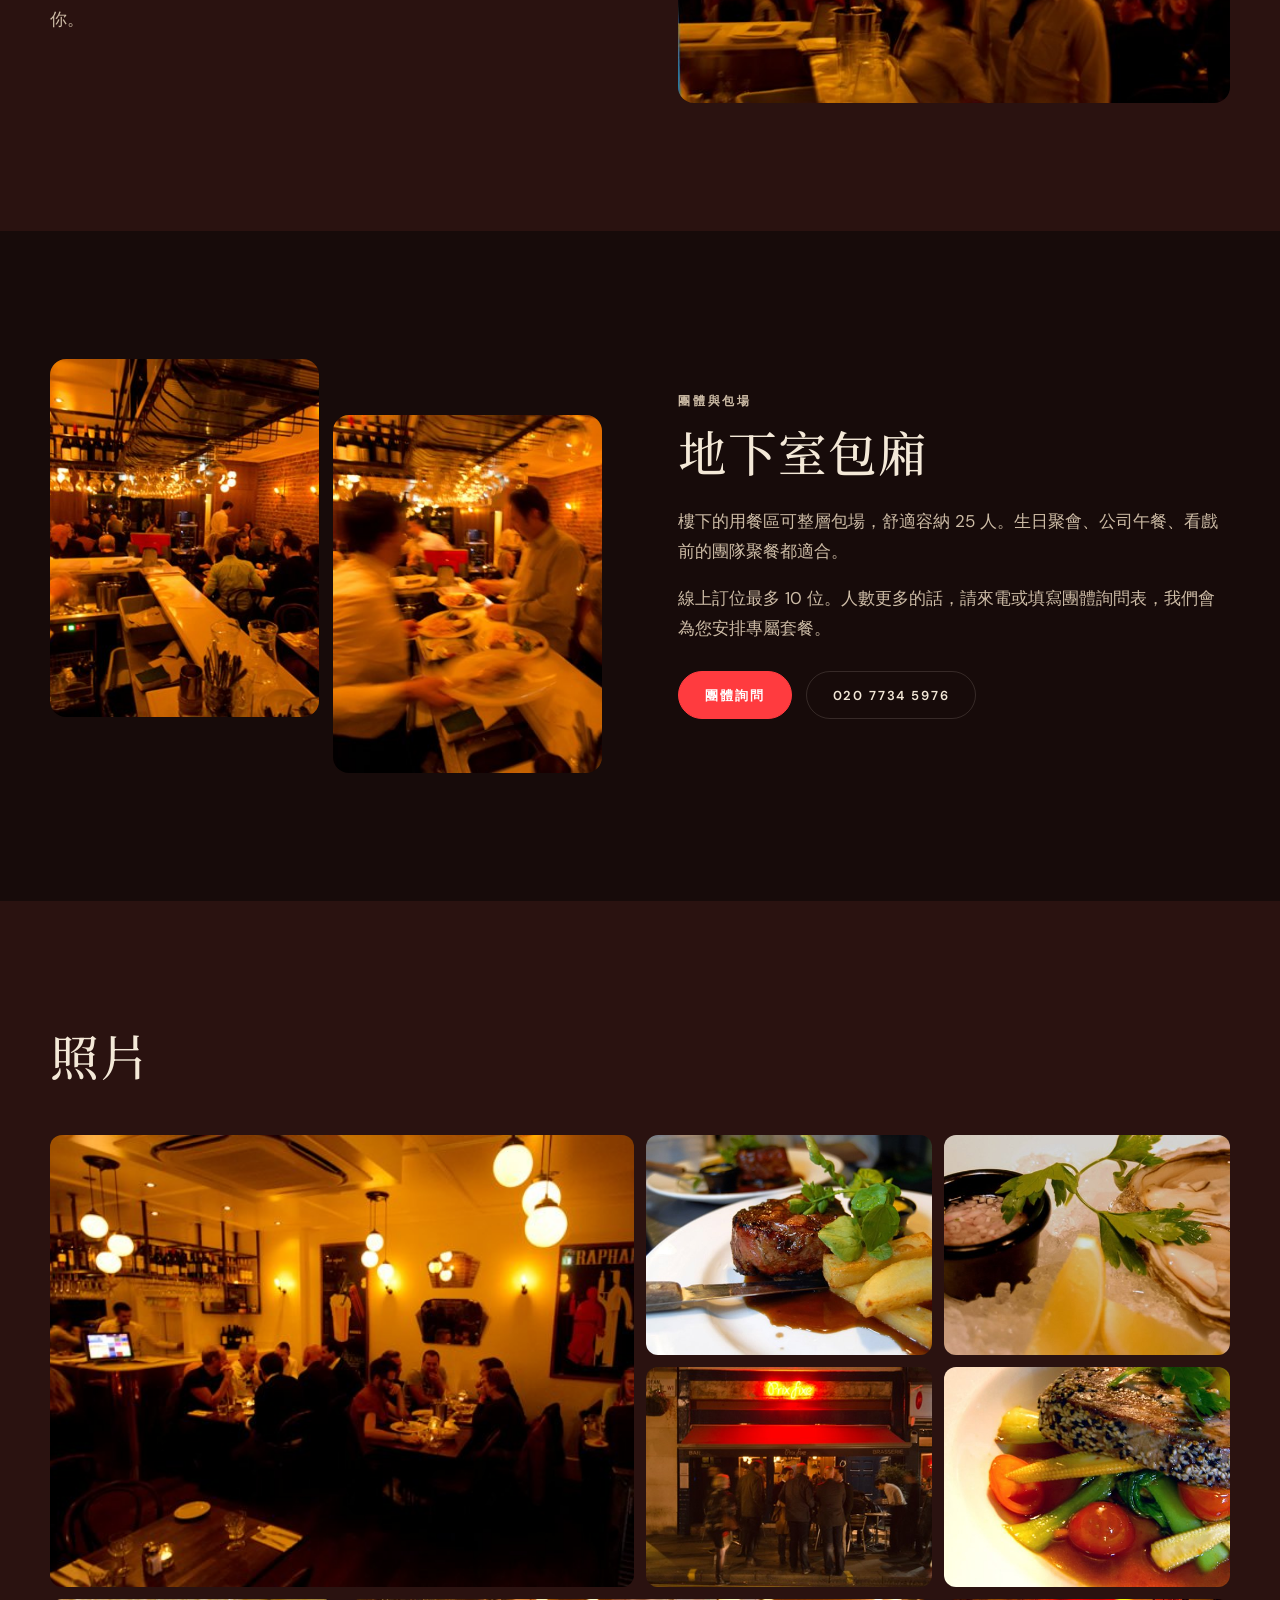
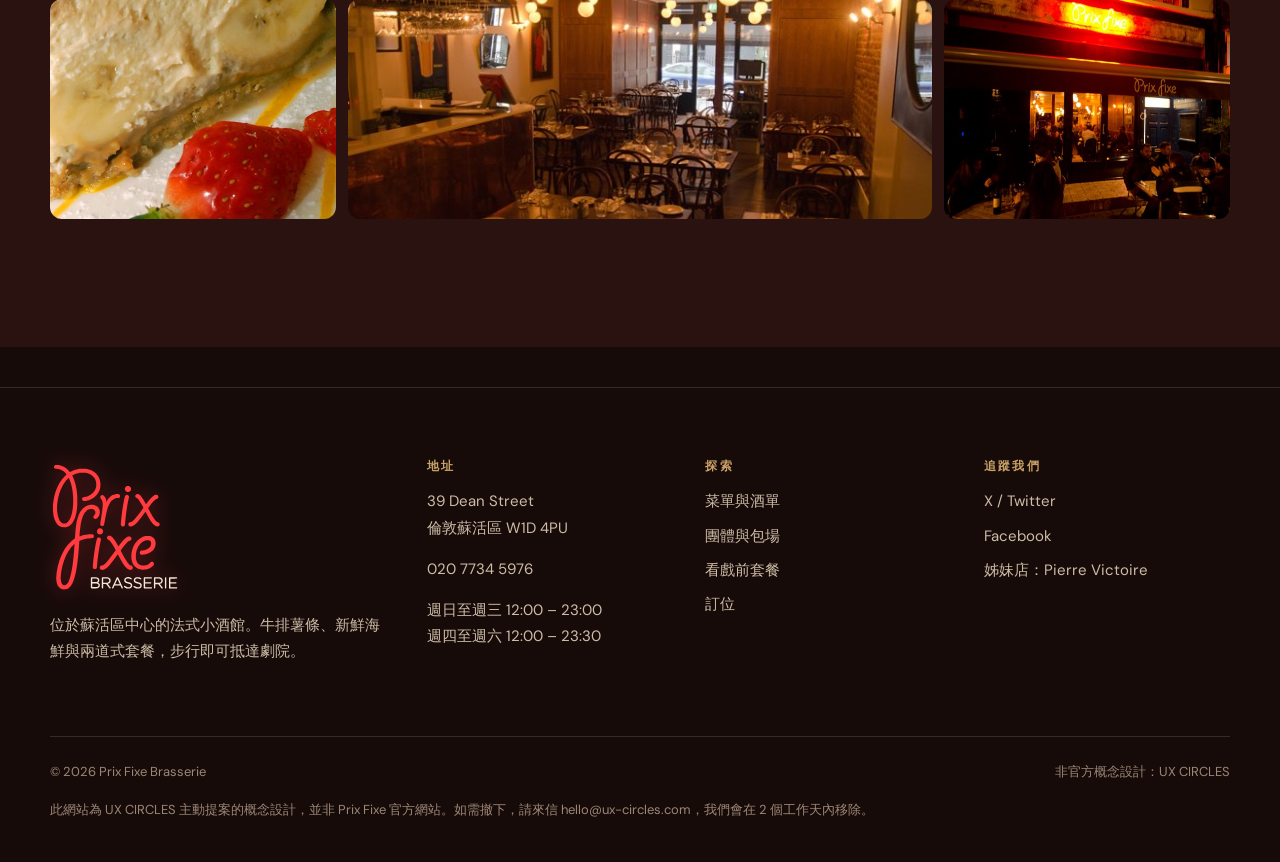
<file: zh/about.html>
<!doctype html>
<html lang="zh-Hant">
<head>
  <meta charset="utf-8">
  <meta name="viewport" content="width=device-width, initial-scale=1">
  <title>關於餐廳 · Prix Fixe 蘇活區</title>
  <meta name="description" content="Dean Street 上的 Prix Fixe Brasserie：經典法式小館、夜晚現場鋼琴，以及可容納 25 人的地下室包廂。">
  <meta name="theme-color" content="#170b0a">
  <meta name="robots" content="noindex, nofollow">
  <link rel="icon" href="../assets/logo/prix-fixe-stacked-red.svg" type="image/svg+xml">
  <link rel="apple-touch-icon" href="../assets/logo/prix-fixe-stacked-red-on-white.png">
  <link rel="preconnect" href="https://fonts.googleapis.com">
  <link rel="preconnect" href="https://fonts.gstatic.com" crossorigin>
  <link href="https://fonts.googleapis.com/css2?family=Bodoni+Moda:ital,opsz,wght@0,6..96,400..700;1,6..96,400..700&family=DM+Sans:wght@400;500;600&family=Yellowtail&display=swap" rel="stylesheet">
  <link rel="stylesheet" href="../assets/css/style.css?v=202610292240">
  <link rel="alternate" hreflang="en" href="../about.html">
  <link rel="alternate" hreflang="fr" href="../fr/about.html">
  <link rel="alternate" hreflang="zh-Hant" href="../zh/about.html">
  <link rel="stylesheet" href="https://fonts.googleapis.com/css2?family=Noto+Serif+TC:wght@500;600&amp;display=swap">
</head>
<body>
  <a class="skip" href="#main">跳到主要內容</a>
  <div class="concept-bar" role="note">
    <p><span class="concept-tag">概念</span><span class="concept-long">概念改版設計，並非 <a href="https://www.prixfixe.net/" target="_blank" rel="noopener">Prix Fixe 官方網站</a>.</span><span class="concept-short">概念改版設計</span></p>
    <a href="https://ux-circles.com/restaurants" target="_blank" rel="noopener">設計：<strong>UX CIRCLES</strong> <svg width="12" height="12" viewBox="0 0 24 24" fill="none" stroke="currentColor" stroke-width="2" aria-hidden="true"><path d="M7 17 17 7M9 7h8v8"/></svg></a>
  </div>
  <header class="site-header">
    <div class="wrap">
      <a class="brand" href="index.html" aria-label="Prix Fixe Brasserie 首頁">
        <img src="../assets/logo/prix-fixe-horizontal-neon.svg" alt="" width="108" height="54">
      </a>
      <button class="nav-toggle" aria-label="選單" aria-expanded="false" aria-controls="nav"><span></span><span></span><span></span></button>
      <nav class="nav" id="nav" aria-label="主選單">
        <a href="index.html">首頁</a>
        <a href="menu.html">菜單</a>
        <a href="about.html" aria-current="page">關於餐廳</a>
        <a href="contact.html">交通位置</a>
        <a class="btn" href="reservation.html">訂位</a>
        <span class="lang-switch"><a href="../about.html" hreflang="en" lang="en" aria-label="English">EN</a><a href="../fr/about.html" hreflang="fr" lang="fr" aria-label="Français">FR</a><a href="../zh/about.html" hreflang="zh-Hant" lang="zh-Hant" aria-label="中文" aria-current="true">中文</a></span>
      </nav>
    </div>
  </header>
  <main id="main">

    <section class="page-head">
      <div class="wrap">
        <p class="eyebrow">關於餐廳</p>
        <h1>經典法式小館<span class="script">à Soho</span></h1>
        <p class="eyebrow award-line">Tripadvisor 2026 旅行者之選</p>
        <p>Prix Fixe 是蘇活區最迷人的法式餐廳之一。每日特餐、套餐，以及平價又美味的法國菜，離劇院只有幾步路。</p>
      </div>
    </section>

    <section class="section">
      <div class="wrap split">
        <div class="reveal">
          <p class="eyebrow">午間</p>
          <h2>午餐，明亮又俐落</h2>
          <p>黑板菜單、寶石紅牆面、木地板與復古法國海報：溫馨私密的空間，適合低調的商務午餐、初次約會，或看戲、夜遊蘇活前的晚餐。</p>
          <p>午間時段最適合輕鬆的商務午餐，或與老朋友好好聊聊。套餐兩道 £19.90，還能準時回到辦公室。</p>
          <p>牛排薯條是讓客人一再回訪的招牌，Harden's 讀者也稱我們的套餐在西區「物超所值」。此外還有多樣新鮮魚類與海鮮，從 Maldon 生蠔到鱸魚與海鮮卡酥來。</p>
        </div>
        <div class="split-media split-media--single reveal">
          <img src="../assets/img/dean-street.jpg" alt="傍晚在 Dean Street 露台用餐的客人" width="600" height="400" loading="lazy">
        </div>
      </div>
    </section>

    <section class="section section--wine">
      <div class="wrap split split--flip">
        <div class="reveal">
          <p class="eyebrow">夜晚</p>
          <h2>燭光與鋼琴</h2>
          <p>到了晚上，小酒館變得浪漫起來。客人在燭光下用餐，聆聽我們古怪又迷人的鋼琴師演奏。</p>
          <p>要去看戲嗎？看戲前套餐讓你從容出發，散場後吧台還有皇家基爾等著你。</p>
        </div>
        <div class="split-media split-media--single reveal">
          <img src="../assets/img/pianist-night.jpg" alt="夜晚吊燈下熱鬧的吧台" width="600" height="400" loading="lazy">
        </div>
      </div>
    </section>

    <section class="section" id="groups">
      <div class="wrap split">
        <div class="split-media reveal">
          <img src="../assets/img/bar.jpg" alt="吧台服務生與頭頂懸掛的酒杯" width="600" height="400" loading="lazy">
          <img src="../assets/img/service.jpg" alt="員工在滿座的餐廳上菜" width="600" height="400" loading="lazy">
        </div>
        <div class="reveal">
          <p class="eyebrow">團體與包場</p>
          <h2>地下室包廂</h2>
          <p>樓下的用餐區可整層包場，舒適容納 25 人。生日聚會、公司午餐、看戲前的團隊聚餐都適合。</p>
          <p>線上訂位最多 10 位。人數更多的話，請來電或填寫團體詢問表，我們會為您安排專屬套餐。</p>
          <p style="display:flex;gap:14px;flex-wrap:wrap;margin-top:28px">
            <a class="btn" href="contact.html#enquiry">團體詢問</a>
            <a class="btn btn--ghost" href="tel:+442077345976">020 7734 5976</a>
          </p>
        </div>
      </div>
    </section>

    <section class="section section--wine">
      <div class="wrap">
        <div class="section-head reveal"><h2>照片</h2></div>
        <div class="gallery reveal">
          <img class="wide tall" src="../assets/img/evening-service.jpg" alt="主用餐區的晚餐時段" loading="lazy">
          <img src="../assets/img/steak-frites.jpg" alt="牛排薯條" loading="lazy">
          <img src="../assets/img/oysters.jpg" alt="冰上生蠔" loading="lazy">
          <img src="../assets/img/terrace.jpg" alt="夜晚的紅色遮雨棚與露台" loading="lazy">
          <img src="../assets/img/tuna.jpg" alt="芝麻香煎魚佐蔬菜" loading="lazy">
          <img src="../assets/img/banoffee.jpg" alt="香蕉太妃派佐草莓" loading="lazy">
          <img class="wide" src="../assets/img/dining-room.jpg" alt="開店前空蕩的用餐區" loading="lazy">
          <img src="../assets/img/exterior-night.jpg" alt="Dean Street 上的霓虹招牌" loading="lazy">
        </div>
      </div>
    </section>
  </main>
  <footer class="site-footer">
    <div class="wrap">
      <div class="footer-grid">
        <div>
          <img class="footer-logo" src="../assets/logo/prix-fixe-stacked-neon.svg" alt="Prix Fixe Brasserie" width="130" height="132">
          <p>位於蘇活區中心的法式小酒館。牛排薯條、新鮮海鮮與兩道式套餐，步行即可抵達劇院。</p>
        </div>
        <div>
          <h4>地址</h4>
          <p>39 Dean Street<br>倫敦蘇活區 W1D 4PU</p>
          <p><a href="tel:+442077345976">020 7734 5976</a></p>
          <p>週日至週三 12:00 – 23:00<br>週四至週六 12:00 – 23:30</p>
        </div>
        <div>
          <h4>探索</h4>
          <ul>
            <li><a href="menu.html">菜單與酒單</a></li>
            <li><a href="about.html#groups">團體與包場</a></li>
            <li><a href="menu.html#set">看戲前套餐</a></li>
            <li><a href="reservation.html">訂位</a></li>
          </ul>
        </div>
        <div>
          <h4>追蹤我們</h4>
          <ul>
            <li><a href="https://twitter.com/prixfixelondon" rel="noopener">X / Twitter</a></li>
            <li><a href="https://www.facebook.com/pages/Prix-Fixe-Brasserie/104739946242835" rel="noopener">Facebook</a></li>
            <li><a href="http://www.pierrevictoire.com/" rel="noopener">姊妹店：Pierre Victoire</a></li>
          </ul>
        </div>
      </div>
      <div class="footer-base">
        <span>© <span id="year">2026</span> Prix Fixe Brasserie</span>
        <span>非官方概念設計：<a href="https://ux-circles.com/restaurants" target="_blank" rel="noopener">UX CIRCLES</a></span>
        <span data-takedown style="flex-basis: 100%; margin: 0;">此網站為 UX CIRCLES 主動提案的概念設計，並非 Prix Fixe 官方網站。如需撤下，請來信 <a href="mailto:hello@ux-circles.com">hello@ux-circles.com</a>，我們會在 2 個工作天內移除。</span>
      </div>
    </div>
  </footer>
  <script src="../assets/js/main.js?v=202610292240"></script>
</body>
</html>
</file>
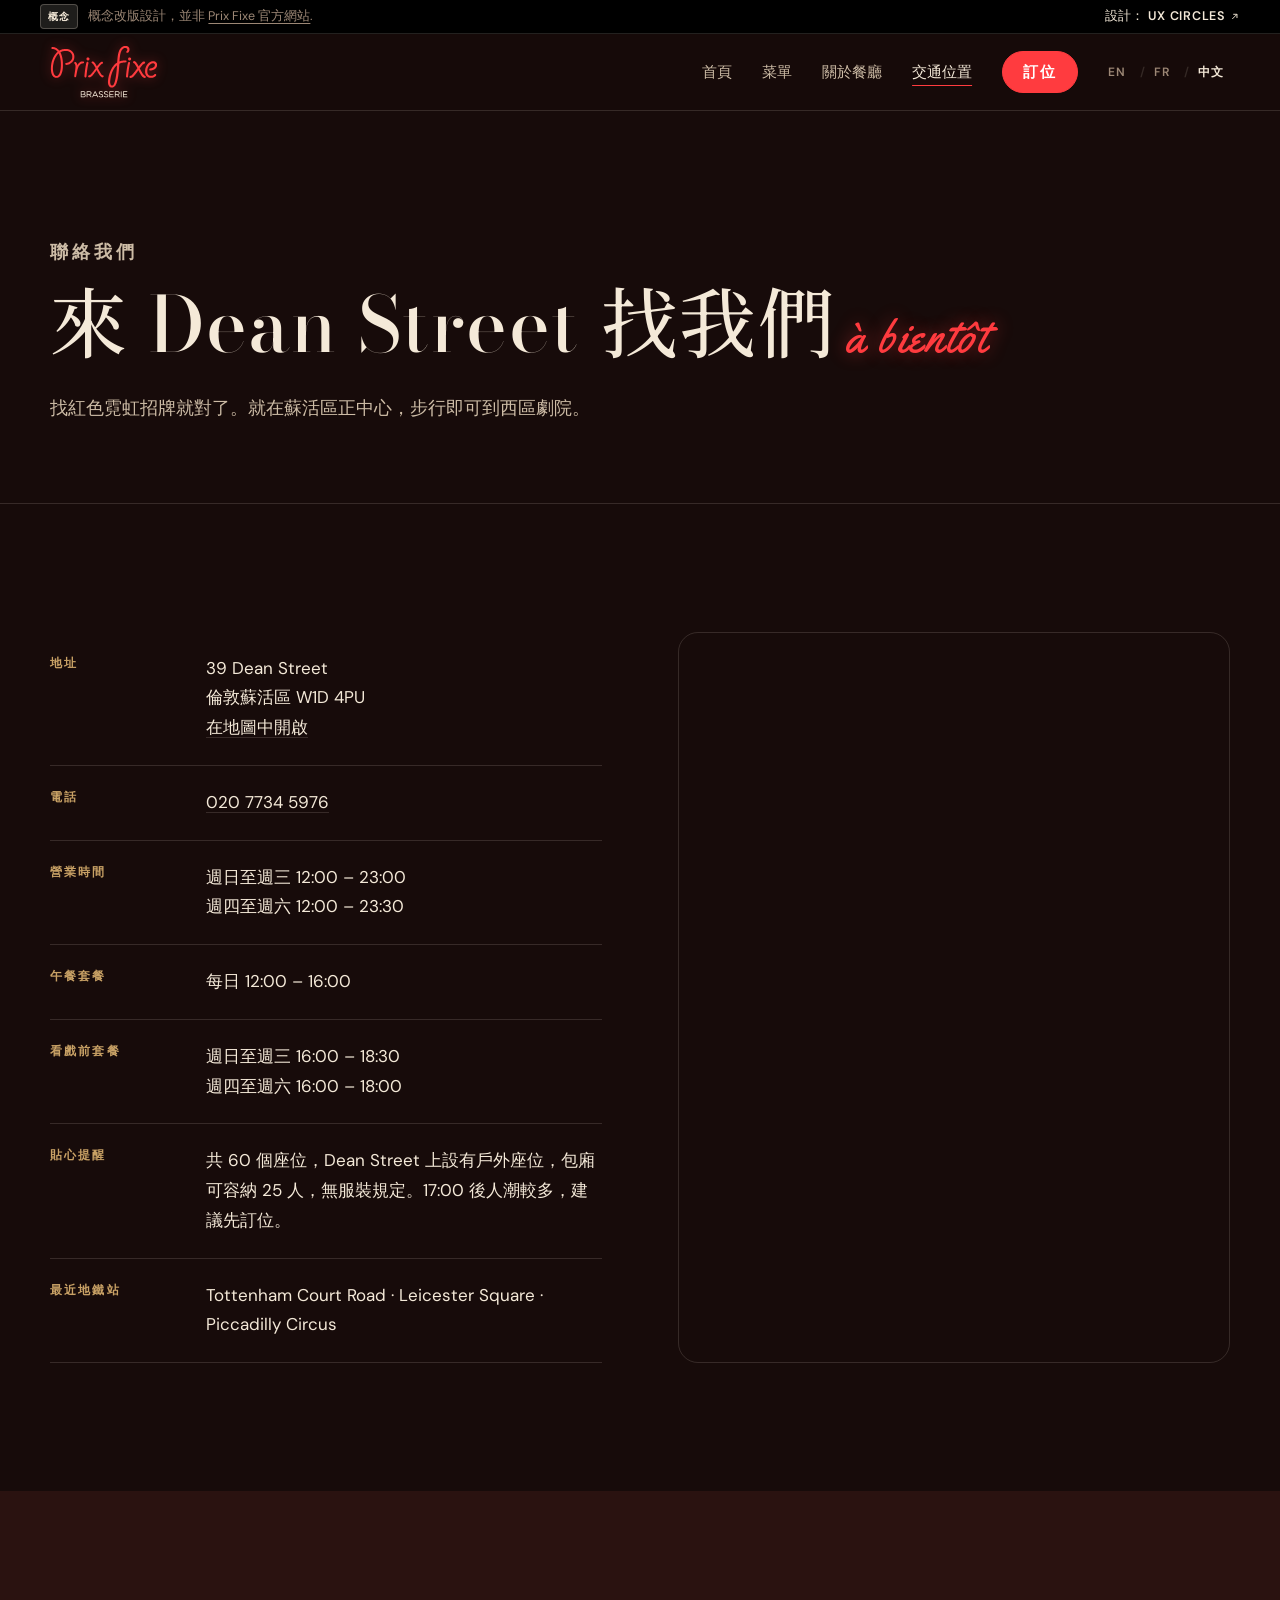
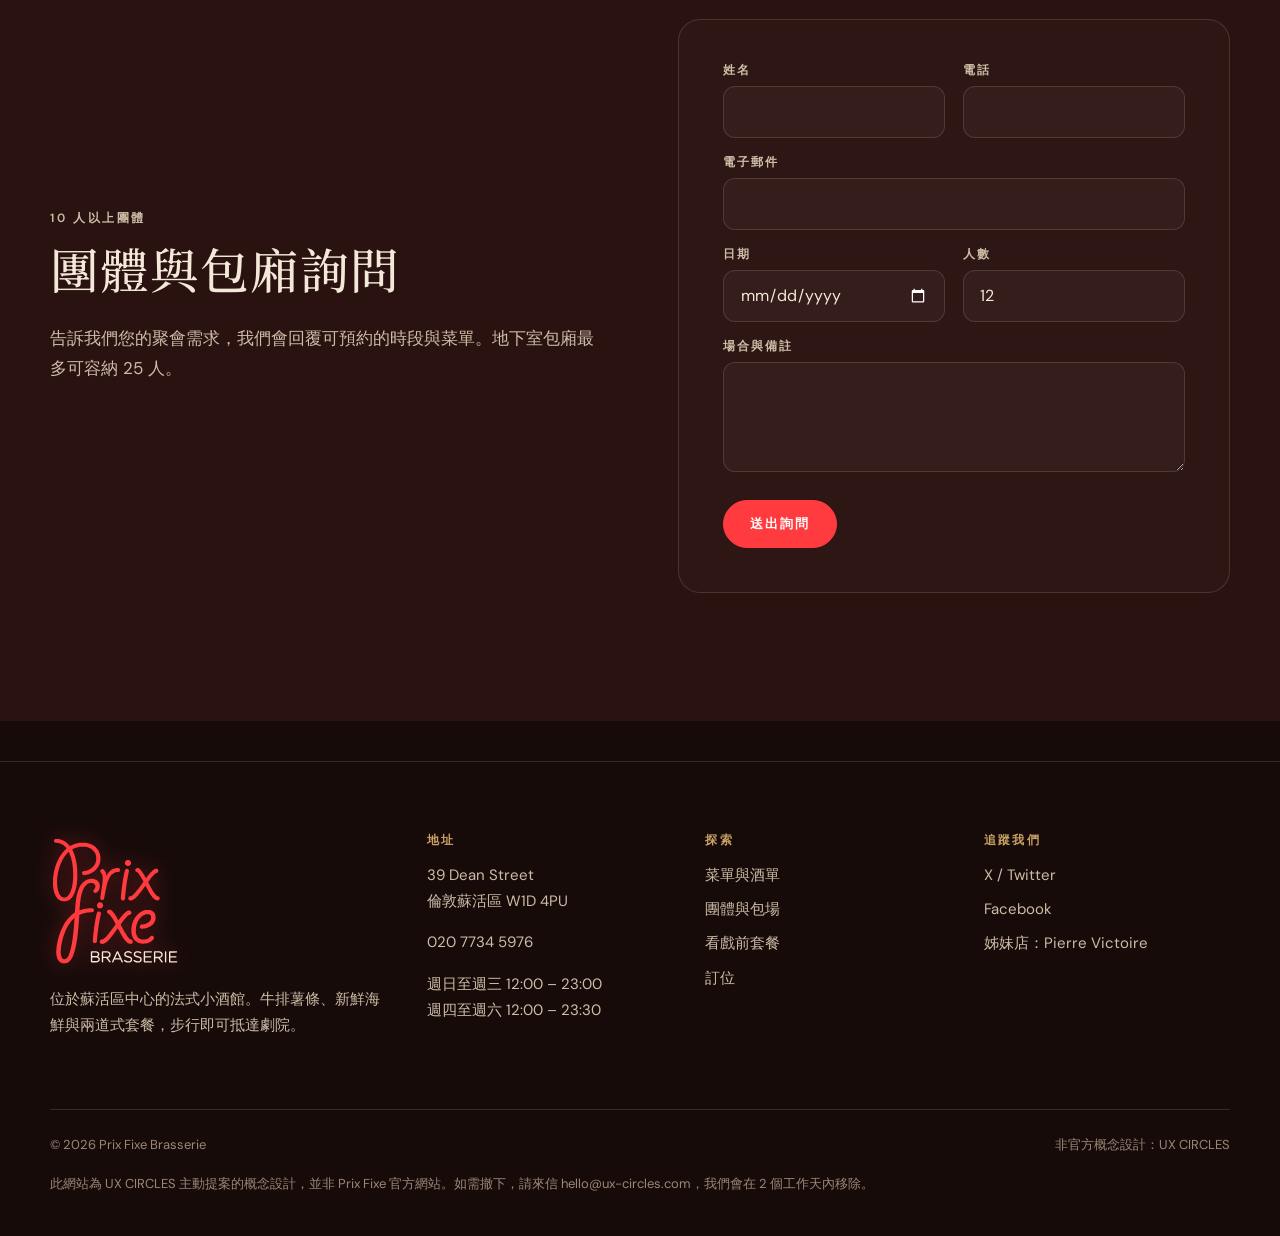
<file: zh/contact.html>
<!doctype html>
<html lang="zh-Hant">
<head>
  <meta charset="utf-8">
  <meta name="viewport" content="width=device-width, initial-scale=1">
  <title>交通位置 · Prix Fixe Brasserie，Dean Street 39 號</title>
  <meta name="description" content="Prix Fixe Brasserie，倫敦蘇活區 Dean Street 39 號，W1D 4PU。電話 020 7734 5976。交通方式與團體詢問。">
  <meta name="theme-color" content="#170b0a">
  <meta name="robots" content="noindex, nofollow">
  <link rel="icon" href="../assets/logo/prix-fixe-stacked-red.svg" type="image/svg+xml">
  <link rel="apple-touch-icon" href="../assets/logo/prix-fixe-stacked-red-on-white.png">
  <link rel="preconnect" href="https://fonts.googleapis.com">
  <link rel="preconnect" href="https://fonts.gstatic.com" crossorigin>
  <link href="https://fonts.googleapis.com/css2?family=Bodoni+Moda:ital,opsz,wght@0,6..96,400..700;1,6..96,400..700&family=DM+Sans:wght@400;500;600&family=Yellowtail&display=swap" rel="stylesheet">
  <link rel="stylesheet" href="../assets/css/style.css?v=202610292240">
  <link rel="alternate" hreflang="en" href="../contact.html">
  <link rel="alternate" hreflang="fr" href="../fr/contact.html">
  <link rel="alternate" hreflang="zh-Hant" href="../zh/contact.html">
  <link rel="stylesheet" href="https://fonts.googleapis.com/css2?family=Noto+Serif+TC:wght@500;600&amp;display=swap">
</head>
<body>
  <a class="skip" href="#main">跳到主要內容</a>
  <div class="concept-bar" role="note">
    <p><span class="concept-tag">概念</span><span class="concept-long">概念改版設計，並非 <a href="https://www.prixfixe.net/" target="_blank" rel="noopener">Prix Fixe 官方網站</a>.</span><span class="concept-short">概念改版設計</span></p>
    <a href="https://ux-circles.com/restaurants" target="_blank" rel="noopener">設計：<strong>UX CIRCLES</strong> <svg width="12" height="12" viewBox="0 0 24 24" fill="none" stroke="currentColor" stroke-width="2" aria-hidden="true"><path d="M7 17 17 7M9 7h8v8"/></svg></a>
  </div>
  <header class="site-header">
    <div class="wrap">
      <a class="brand" href="index.html" aria-label="Prix Fixe Brasserie 首頁">
        <img src="../assets/logo/prix-fixe-horizontal-neon.svg" alt="" width="108" height="54">
      </a>
      <button class="nav-toggle" aria-label="選單" aria-expanded="false" aria-controls="nav"><span></span><span></span><span></span></button>
      <nav class="nav" id="nav" aria-label="主選單">
        <a href="index.html">首頁</a>
        <a href="menu.html">菜單</a>
        <a href="about.html">關於餐廳</a>
        <a href="contact.html" aria-current="page">交通位置</a>
        <a class="btn" href="reservation.html">訂位</a>
        <span class="lang-switch"><a href="../contact.html" hreflang="en" lang="en" aria-label="English">EN</a><a href="../fr/contact.html" hreflang="fr" lang="fr" aria-label="Français">FR</a><a href="../zh/contact.html" hreflang="zh-Hant" lang="zh-Hant" aria-label="中文" aria-current="true">中文</a></span>
      </nav>
    </div>
  </header>
  <main id="main">

    <section class="page-head">
      <div class="wrap">
        <p class="eyebrow">聯絡我們</p>
        <h1>來 Dean Street 找我們<span class="script">à bientôt</span></h1>
        <p>找紅色霓虹招牌就對了。就在蘇活區正中心，步行即可到西區劇院。</p>
      </div>
    </section>

    <section class="section">
      <div class="wrap contact-grid">
        <div class="reveal">
          <ul class="info-list">
            <li><span class="k">地址</span><span>39 Dean Street<br>倫敦蘇活區 W1D 4PU<br><a href="https://www.openstreetmap.org/search?query=39%20Dean%20Street%20London%20W1D%204PU" rel="noopener">在地圖中開啟</a></span></li>
            <li><span class="k">電話</span><a href="tel:+442077345976">020 7734 5976</a></li>
            <li><span class="k">營業時間</span><span>週日至週三 12:00 – 23:00<br>週四至週六 12:00 – 23:30</span></li>
            <li><span class="k">午餐套餐</span><span>每日 12:00 – 16:00</span></li>
            <li><span class="k">看戲前套餐</span><span>週日至週三 16:00 – 18:30<br>週四至週六 16:00 – 18:00</span></li>
            <li><span class="k">貼心提醒</span><span>共 60 個座位，Dean Street 上設有戶外座位，包廂可容納 25 人，無服裝規定。17:00 後人潮較多，建議先訂位。</span></li>
            <li><span class="k">最近地鐵站</span><span>Tottenham Court Road · Leicester Square · Piccadilly Circus</span></li>
          </ul>
        </div>
        <div class="map reveal">
          <iframe title="Dean Street 39 號位置地圖" loading="lazy" src="https://www.openstreetmap.org/export/embed.html?bbox=-0.1360%2C51.5115%2C-0.1290%2C51.5155&amp;layer=mapnik&amp;marker=51.5135%2C-0.1323"></iframe>
        </div>
      </div>
    </section>

    <section class="section section--wine" id="enquiry">
      <div class="wrap split">
        <div class="reveal">
          <p class="eyebrow">10 人以上團體</p>
          <h2>團體與包廂詢問</h2>
          <p>告訴我們您的聚會需求，我們會回覆可預約的時段與菜單。地下室包廂最多可容納 25 人。</p>
        </div>
        <div class="card reveal">
          <form class="form" onsubmit="event.preventDefault(); this.closest('.card').classList.add('is-sent')">
            <div class="field"><label for="g-name">姓名</label><input id="g-name" required autocomplete="name"></div>
            <div class="field"><label for="g-phone">電話</label><input id="g-phone" type="tel" autocomplete="tel"></div>
            <div class="field full"><label for="g-email">電子郵件</label><input id="g-email" type="email" required autocomplete="email"></div>
            <div class="field"><label for="g-date">日期</label><input id="g-date" type="date" required></div>
            <div class="field"><label for="g-size">人數</label><input id="g-size" type="number" min="11" max="60" value="12" required></div>
            <div class="field full"><label for="g-notes">場合與備註</label><textarea id="g-notes"></textarea></div>
            <div class="full"><button class="btn" type="submit">送出詢問</button></div>
          </form>
          <div class="confirm" role="status"><h3>Merci！</h3><p>我們會在一天內與您聯繫。</p></div>
        </div>
      </div>
    </section>
  </main>
  <footer class="site-footer">
    <div class="wrap">
      <div class="footer-grid">
        <div>
          <img class="footer-logo" src="../assets/logo/prix-fixe-stacked-neon.svg" alt="Prix Fixe Brasserie" width="130" height="132">
          <p>位於蘇活區中心的法式小酒館。牛排薯條、新鮮海鮮與兩道式套餐，步行即可抵達劇院。</p>
        </div>
        <div>
          <h4>地址</h4>
          <p>39 Dean Street<br>倫敦蘇活區 W1D 4PU</p>
          <p><a href="tel:+442077345976">020 7734 5976</a></p>
          <p>週日至週三 12:00 – 23:00<br>週四至週六 12:00 – 23:30</p>
        </div>
        <div>
          <h4>探索</h4>
          <ul>
            <li><a href="menu.html">菜單與酒單</a></li>
            <li><a href="about.html#groups">團體與包場</a></li>
            <li><a href="menu.html#set">看戲前套餐</a></li>
            <li><a href="reservation.html">訂位</a></li>
          </ul>
        </div>
        <div>
          <h4>追蹤我們</h4>
          <ul>
            <li><a href="https://twitter.com/prixfixelondon" rel="noopener">X / Twitter</a></li>
            <li><a href="https://www.facebook.com/pages/Prix-Fixe-Brasserie/104739946242835" rel="noopener">Facebook</a></li>
            <li><a href="http://www.pierrevictoire.com/" rel="noopener">姊妹店：Pierre Victoire</a></li>
          </ul>
        </div>
      </div>
      <div class="footer-base">
        <span>© <span id="year">2026</span> Prix Fixe Brasserie</span>
        <span>非官方概念設計：<a href="https://ux-circles.com/restaurants" target="_blank" rel="noopener">UX CIRCLES</a></span>
        <span data-takedown style="flex-basis: 100%; margin: 0;">此網站為 UX CIRCLES 主動提案的概念設計，並非 Prix Fixe 官方網站。如需撤下，請來信 <a href="mailto:hello@ux-circles.com">hello@ux-circles.com</a>，我們會在 2 個工作天內移除。</span>
      </div>
    </div>
  </footer>
  <script src="../assets/js/main.js?v=202610292240"></script>
</body>
</html>
</file>
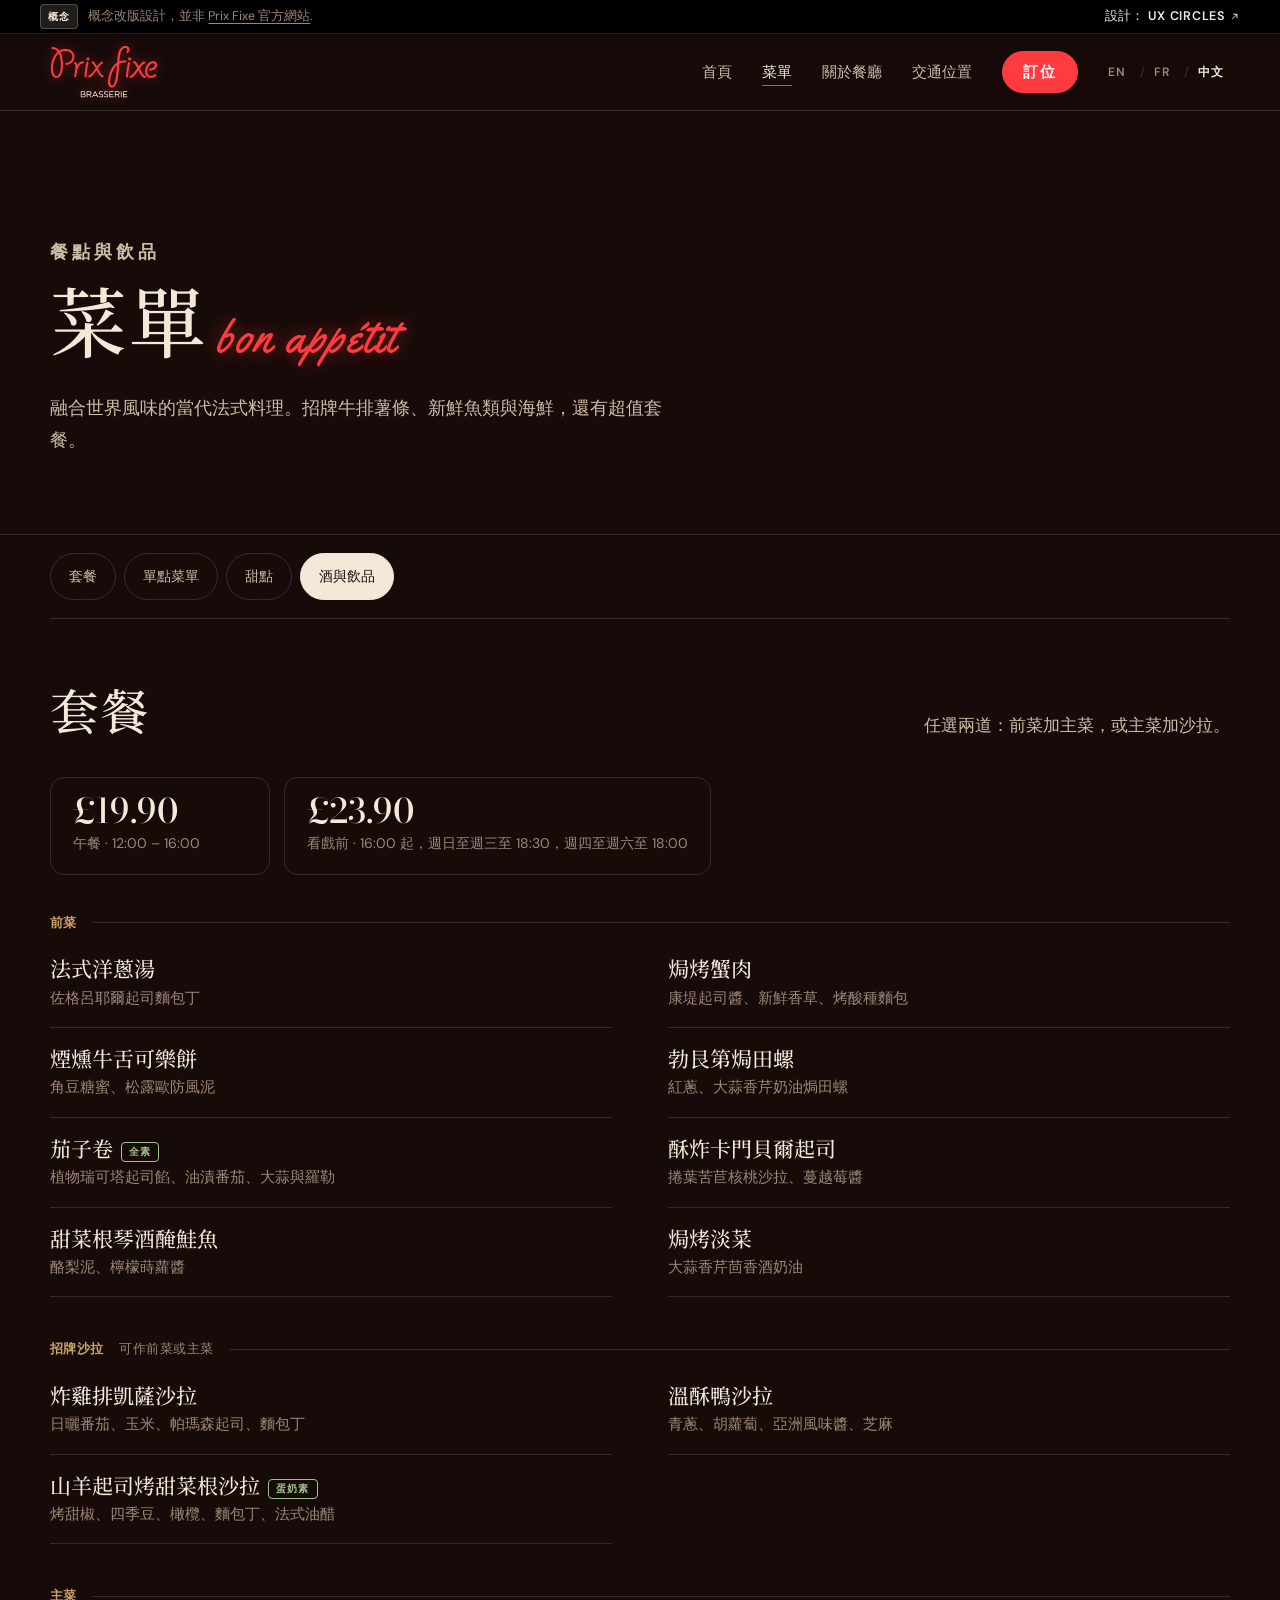
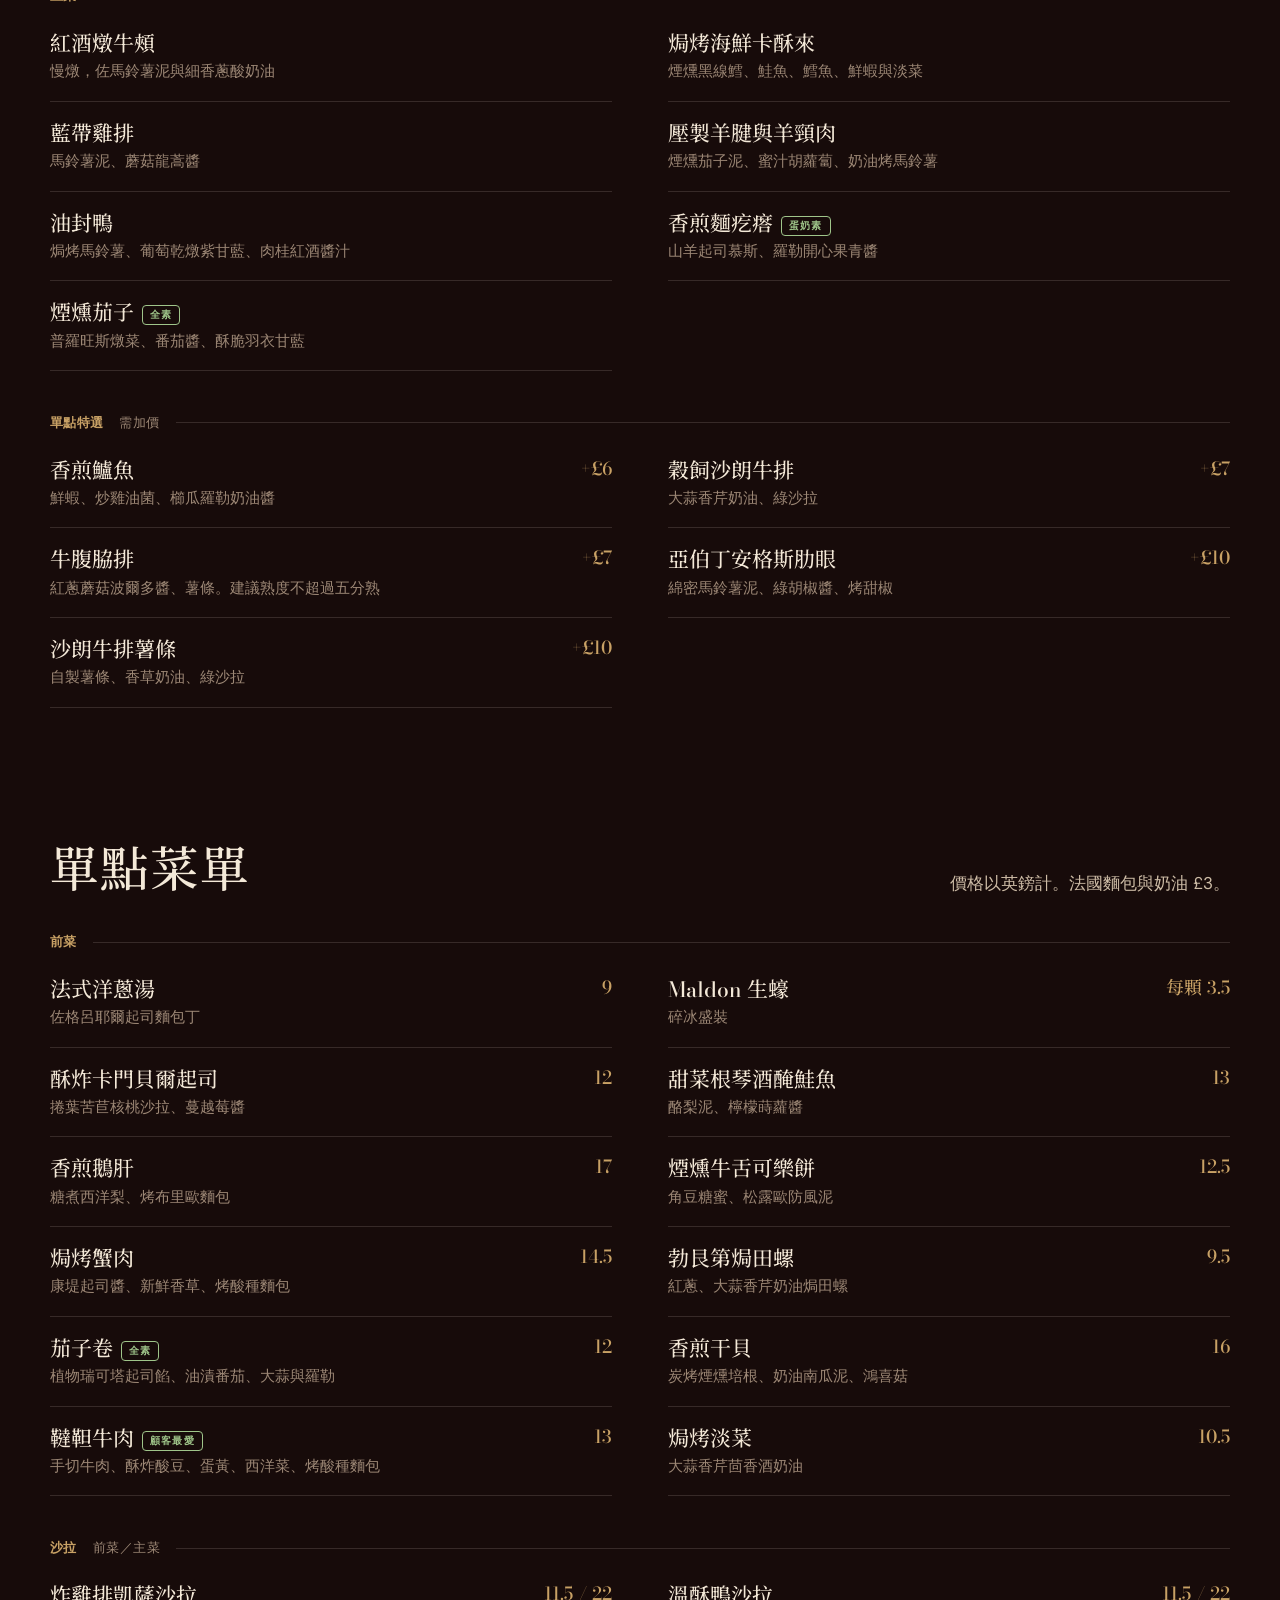
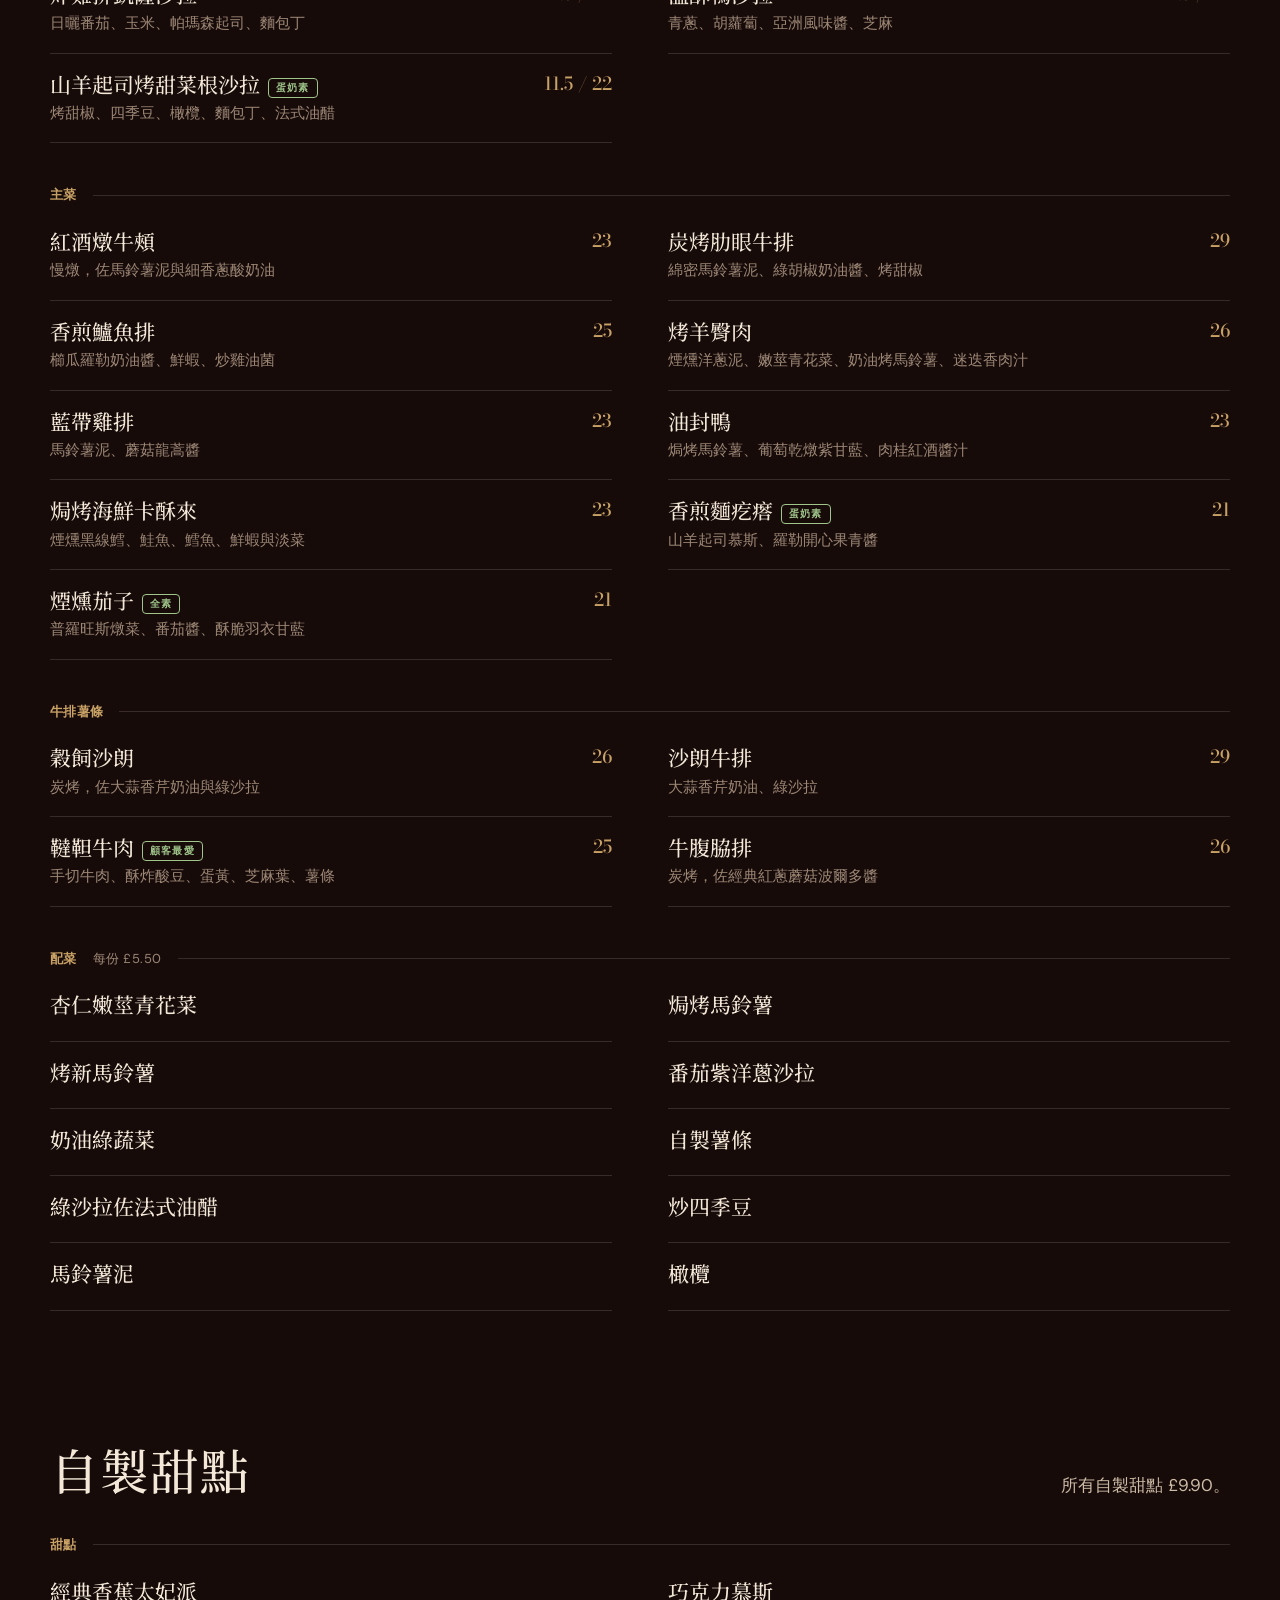
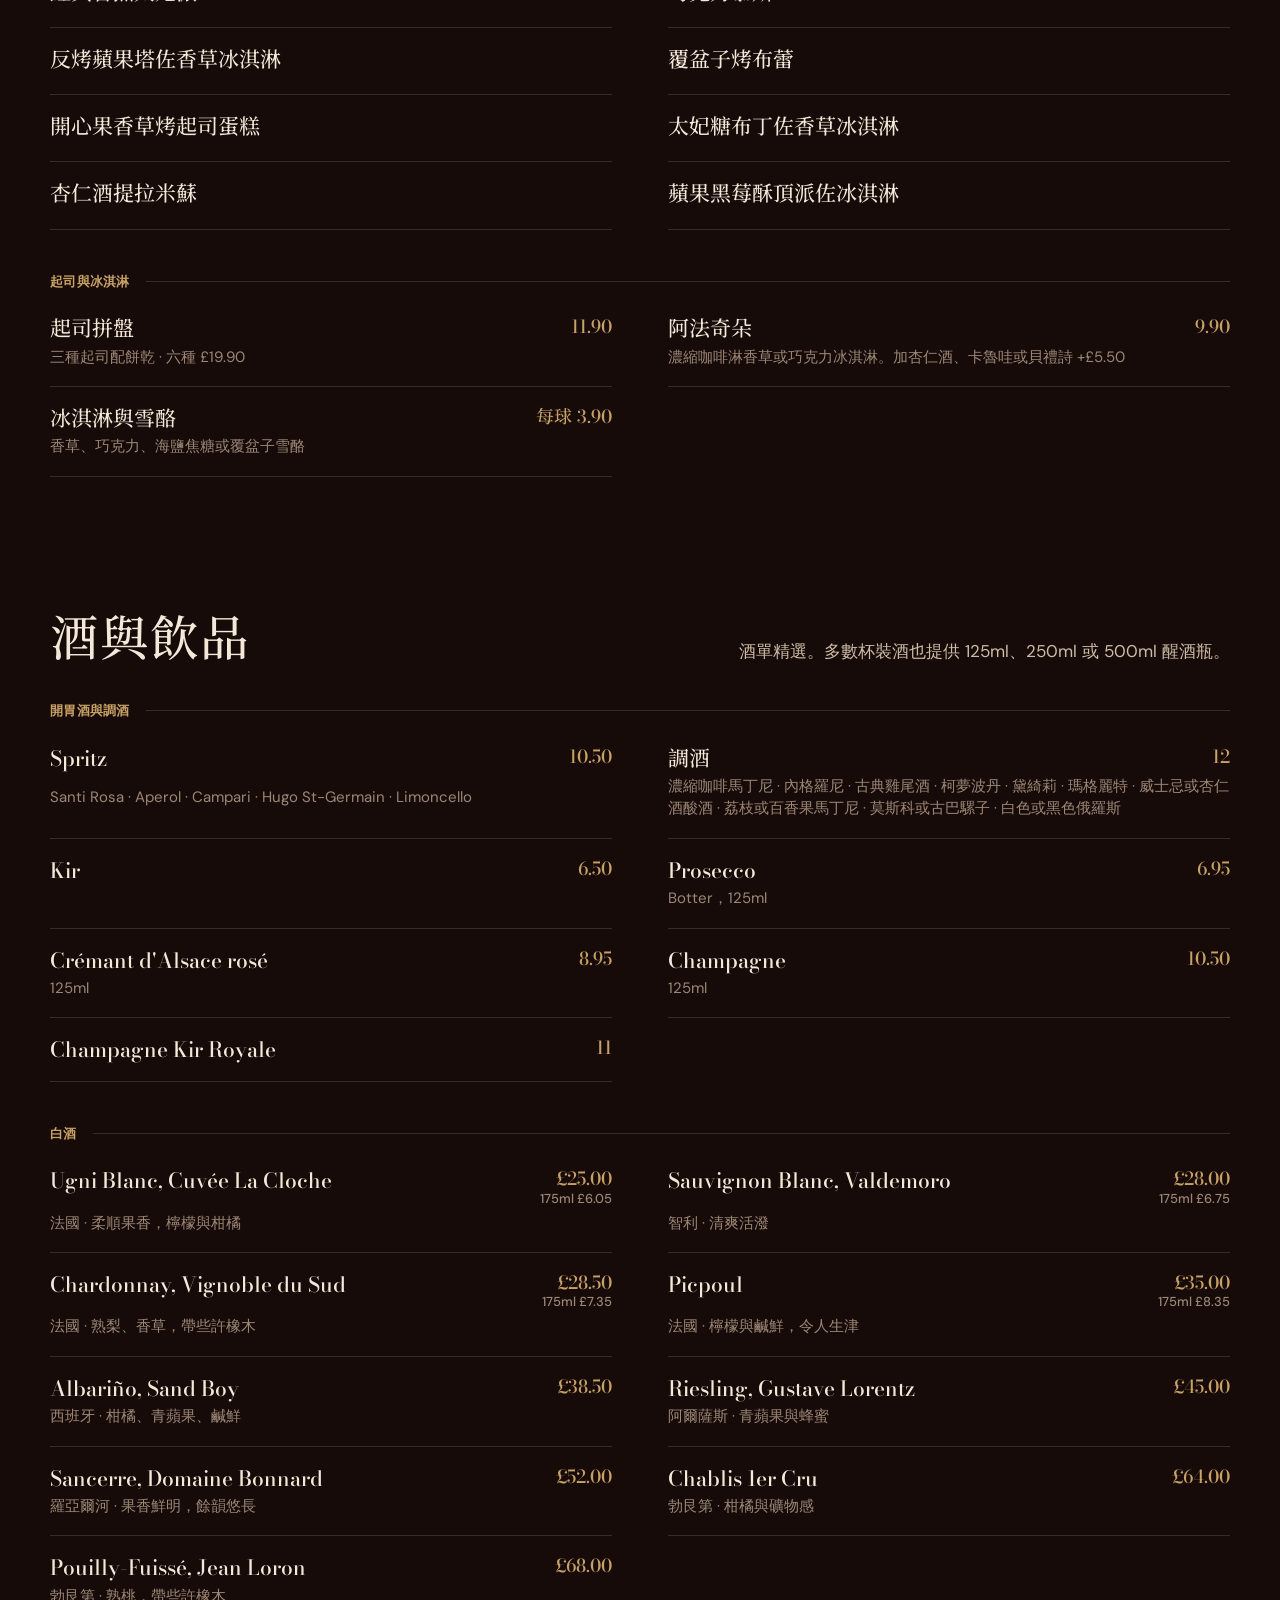
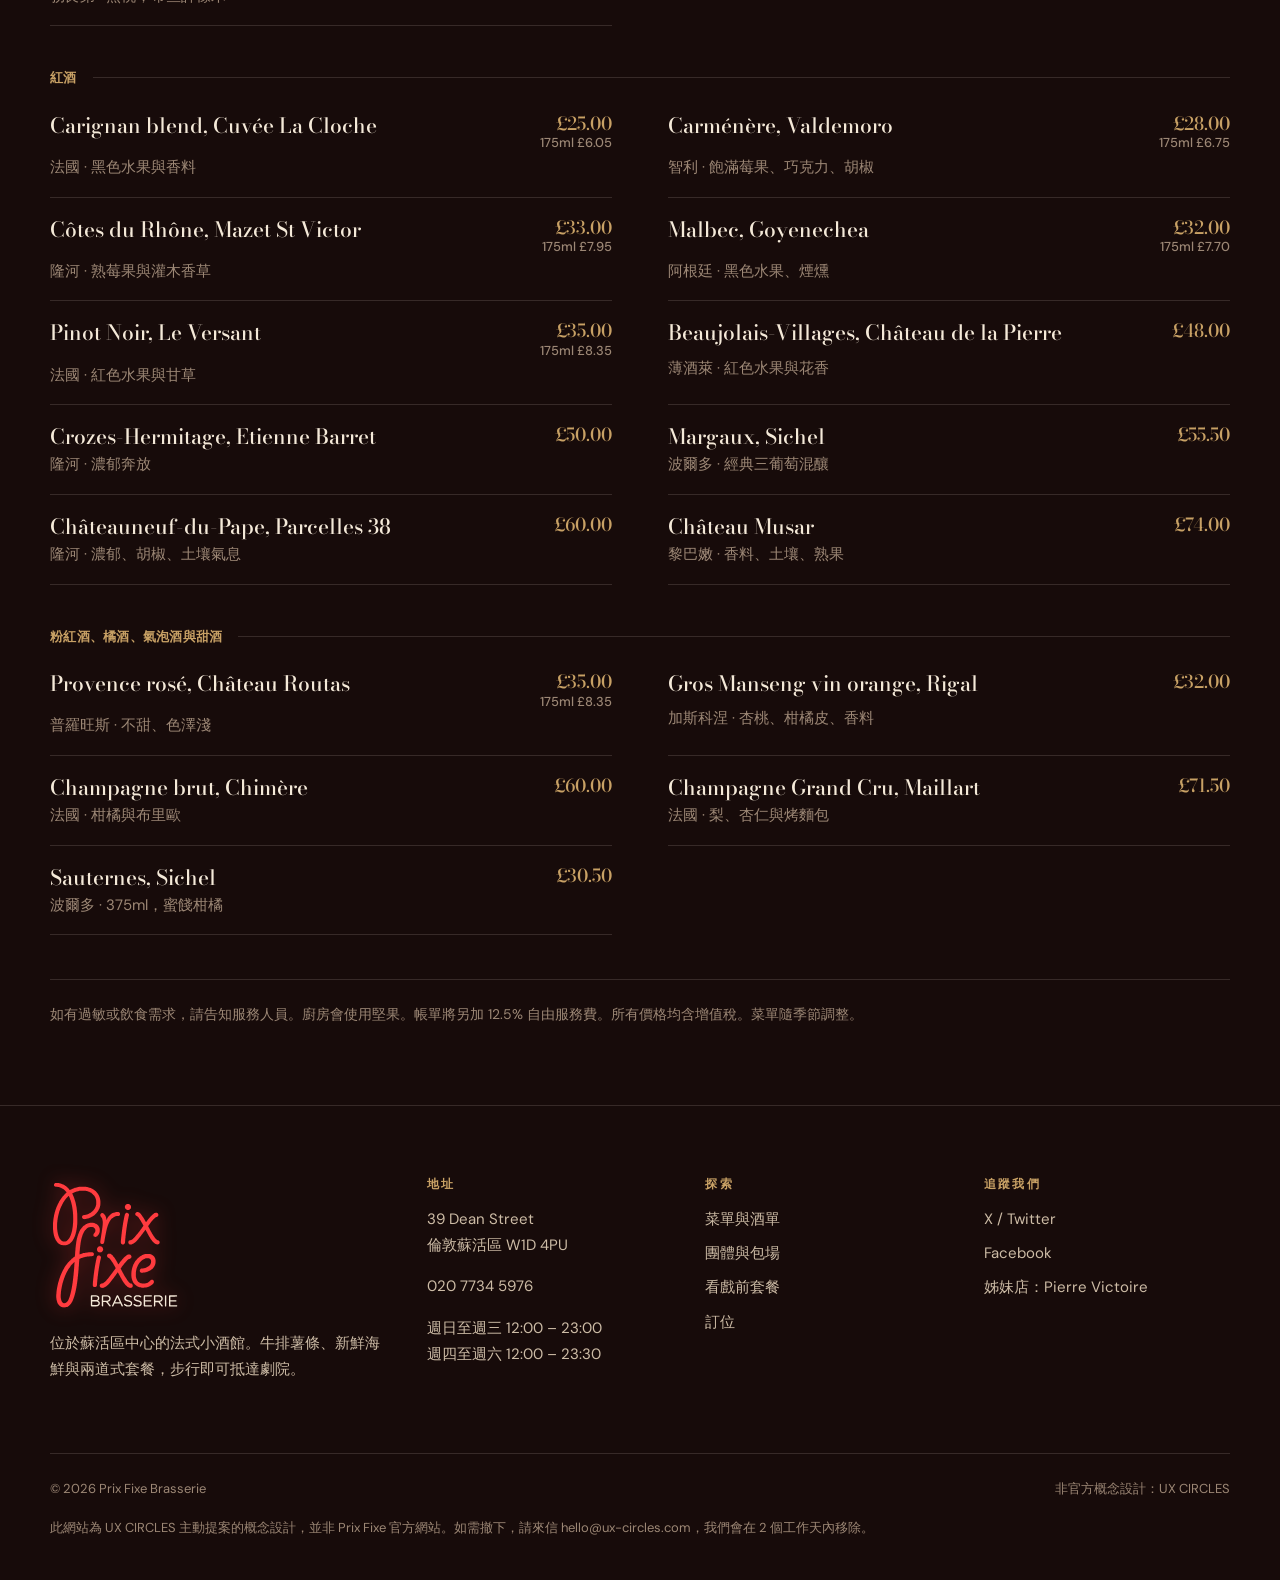
<file: zh/menu.html>
<!doctype html>
<html lang="zh-Hant">
<head>
  <meta charset="utf-8">
  <meta name="viewport" content="width=device-width, initial-scale=1">
  <title>菜單 · Prix Fixe Brasserie 蘇活區</title>
  <meta name="description" content="Prix Fixe Brasserie 菜單：午餐套餐 £19.90、看戲前套餐 £23.90、單點、甜點與酒單。">
  <meta name="theme-color" content="#170b0a">
  <meta name="robots" content="noindex, nofollow">
  <link rel="icon" href="../assets/logo/prix-fixe-stacked-red.svg" type="image/svg+xml">
  <link rel="apple-touch-icon" href="../assets/logo/prix-fixe-stacked-red-on-white.png">
  <link rel="preconnect" href="https://fonts.googleapis.com">
  <link rel="preconnect" href="https://fonts.gstatic.com" crossorigin>
  <link href="https://fonts.googleapis.com/css2?family=Bodoni+Moda:ital,opsz,wght@0,6..96,400..700;1,6..96,400..700&family=DM+Sans:wght@400;500;600&family=Yellowtail&display=swap" rel="stylesheet">
  <link rel="stylesheet" href="../assets/css/style.css?v=202610292240">
  <link rel="alternate" hreflang="en" href="../menu.html">
  <link rel="alternate" hreflang="fr" href="../fr/menu.html">
  <link rel="alternate" hreflang="zh-Hant" href="../zh/menu.html">
  <link rel="stylesheet" href="https://fonts.googleapis.com/css2?family=Noto+Serif+TC:wght@500;600&amp;display=swap">
</head>
<body>
  <a class="skip" href="#main">跳到主要內容</a>
  <div class="concept-bar" role="note">
    <p><span class="concept-tag">概念</span><span class="concept-long">概念改版設計，並非 <a href="https://www.prixfixe.net/" target="_blank" rel="noopener">Prix Fixe 官方網站</a>.</span><span class="concept-short">概念改版設計</span></p>
    <a href="https://ux-circles.com/restaurants" target="_blank" rel="noopener">設計：<strong>UX CIRCLES</strong> <svg width="12" height="12" viewBox="0 0 24 24" fill="none" stroke="currentColor" stroke-width="2" aria-hidden="true"><path d="M7 17 17 7M9 7h8v8"/></svg></a>
  </div>
  <header class="site-header">
    <div class="wrap">
      <a class="brand" href="index.html" aria-label="Prix Fixe Brasserie 首頁">
        <img src="../assets/logo/prix-fixe-horizontal-neon.svg" alt="" width="108" height="54">
      </a>
      <button class="nav-toggle" aria-label="選單" aria-expanded="false" aria-controls="nav"><span></span><span></span><span></span></button>
      <nav class="nav" id="nav" aria-label="主選單">
        <a href="index.html">首頁</a>
        <a href="menu.html" aria-current="page">菜單</a>
        <a href="about.html">關於餐廳</a>
        <a href="contact.html">交通位置</a>
        <a class="btn" href="reservation.html">訂位</a>
        <span class="lang-switch"><a href="../menu.html" hreflang="en" lang="en" aria-label="English">EN</a><a href="../fr/menu.html" hreflang="fr" lang="fr" aria-label="Français">FR</a><a href="../zh/menu.html" hreflang="zh-Hant" lang="zh-Hant" aria-label="中文" aria-current="true">中文</a></span>
      </nav>
    </div>
  </header>
  <main id="main">

    <section class="page-head">
      <div class="wrap">
        <p class="eyebrow">餐點與飲品</p>
        <h1>菜單<span class="script">bon appétit</span></h1>
        <p>融合世界風味的當代法式料理。招牌牛排薯條、新鮮魚類與海鮮，還有超值套餐。</p>
      </div>
    </section>

    <div class="wrap">
      <nav class="tabs" aria-label="菜單分類">
        <a href="#set" class="is-active">套餐</a>
        <a href="#carte">單點菜單</a>
        <a href="#desserts">甜點</a>
        <a href="#drinks">酒與飲品</a>
      </nav>

      <section class="menu-block" id="set">
        <header>
          <h2>套餐</h2>
          <p>任選兩道：前菜加主菜，或主菜加沙拉。</p>
        </header>
        <div class="set-prices">
          <div><strong>£19.90</strong><span>午餐 · 12:00 – 16:00</span></div>
          <div><strong>£23.90</strong><span>看戲前 · 16:00 起，週日至週三至 18:30，週四至週六至 18:00</span></div>
        </div>
        <div class="course">
          <h3>前菜</h3>
          <ul class="items">
            <li><b>法式洋蔥湯</b><span></span><small>佐格呂耶爾起司麵包丁</small></li>
            <li><b>焗烤蟹肉</b><span></span><small>康堤起司醬、新鮮香草、烤酸種麵包</small></li>
            <li><b>煙燻牛舌可樂餅</b><span></span><small>角豆糖蜜、松露歐防風泥</small></li>
            <li><b>勃艮第焗田螺</b><span></span><small>紅蔥、大蒜香芹奶油焗田螺</small></li>
            <li><b>茄子卷<span class="tag">全素</span></b><span></span><small>植物瑞可塔起司餡、油漬番茄、大蒜與羅勒</small></li>
            <li><b>酥炸卡門貝爾起司</b><span></span><small>捲葉苦苣核桃沙拉、蔓越莓醬</small></li>
            <li><b>甜菜根琴酒醃鮭魚</b><span></span><small>酪梨泥、檸檬蒔蘿醬</small></li>
            <li><b>焗烤淡菜</b><span></span><small>大蒜香芹茴香酒奶油</small></li>
          </ul>
        </div>
        <div class="course">
          <h3>招牌沙拉 <span class="note">可作前菜或主菜</span></h3>
          <ul class="items">
            <li><b>炸雞排凱薩沙拉</b><span></span><small>日曬番茄、玉米、帕瑪森起司、麵包丁</small></li>
            <li><b>溫酥鴨沙拉</b><span></span><small>青蔥、胡蘿蔔、亞洲風味醬、芝麻</small></li>
            <li><b>山羊起司烤甜菜根沙拉<span class="tag">蛋奶素</span></b><span></span><small>烤甜椒、四季豆、橄欖、麵包丁、法式油醋</small></li>
          </ul>
        </div>
        <div class="course">
          <h3>主菜</h3>
          <ul class="items">
            <li><b>紅酒燉牛頰</b><span></span><small>慢燉，佐馬鈴薯泥與細香蔥酸奶油</small></li>
            <li><b>焗烤海鮮卡酥來</b><span></span><small>煙燻黑線鱈、鮭魚、鱈魚、鮮蝦與淡菜</small></li>
            <li><b>藍帶雞排</b><span></span><small>馬鈴薯泥、蘑菇龍蒿醬</small></li>
            <li><b>壓製羊腱與羊頸肉</b><span></span><small>煙燻茄子泥、蜜汁胡蘿蔔、奶油烤馬鈴薯</small></li>
            <li><b>油封鴨</b><span></span><small>焗烤馬鈴薯、葡萄乾燉紫甘藍、肉桂紅酒醬汁</small></li>
            <li><b>香煎麵疙瘩<span class="tag">蛋奶素</span></b><span></span><small>山羊起司慕斯、羅勒開心果青醬</small></li>
            <li><b>煙燻茄子<span class="tag">全素</span></b><span></span><small>普羅旺斯燉菜、番茄醬、酥脆羽衣甘藍</small></li>
          </ul>
        </div>
        <div class="course">
          <h3>單點特選 <span class="note">需加價</span></h3>
          <ul class="items">
            <li><b>香煎鱸魚</b><span class="price">+£6</span><small>鮮蝦、炒雞油菌、櫛瓜羅勒奶油醬</small></li>
            <li><b>穀飼沙朗牛排</b><span class="price">+£7</span><small>大蒜香芹奶油、綠沙拉</small></li>
            <li><b>牛腹脇排</b><span class="price">+£7</span><small>紅蔥蘑菇波爾多醬、薯條。建議熟度不超過五分熟</small></li>
            <li><b>亞伯丁安格斯肋眼</b><span class="price">+£10</span><small>綿密馬鈴薯泥、綠胡椒醬、烤甜椒</small></li>
            <li><b>沙朗牛排薯條</b><span class="price">+£10</span><small>自製薯條、香草奶油、綠沙拉</small></li>
          </ul>
        </div>
      </section>

      <section class="menu-block" id="carte">
        <header>
          <h2>單點菜單</h2>
          <p>價格以英鎊計。法國麵包與奶油 £3。</p>
        </header>
        <div class="course">
          <h3>前菜</h3>
          <ul class="items">
            <li><b>法式洋蔥湯</b><span class="price">9</span><small>佐格呂耶爾起司麵包丁</small></li>
            <li><b>Maldon 生蠔</b><span class="price">每顆 3.5</span><small>碎冰盛裝</small></li>
            <li><b>酥炸卡門貝爾起司</b><span class="price">12</span><small>捲葉苦苣核桃沙拉、蔓越莓醬</small></li>
            <li><b>甜菜根琴酒醃鮭魚</b><span class="price">13</span><small>酪梨泥、檸檬蒔蘿醬</small></li>
            <li><b>香煎鵝肝</b><span class="price">17</span><small>糖煮西洋梨、烤布里歐麵包</small></li>
            <li><b>煙燻牛舌可樂餅</b><span class="price">12.5</span><small>角豆糖蜜、松露歐防風泥</small></li>
            <li><b>焗烤蟹肉</b><span class="price">14.5</span><small>康堤起司醬、新鮮香草、烤酸種麵包</small></li>
            <li><b>勃艮第焗田螺</b><span class="price">9.5</span><small>紅蔥、大蒜香芹奶油焗田螺</small></li>
            <li><b>茄子卷<span class="tag">全素</span></b><span class="price">12</span><small>植物瑞可塔起司餡、油漬番茄、大蒜與羅勒</small></li>
            <li><b>香煎干貝</b><span class="price">16</span><small>炭烤煙燻培根、奶油南瓜泥、鴻喜菇</small></li>
            <li><b>韃靼牛肉<span class="tag tag--fav">顧客最愛</span></b><span class="price">13</span><small>手切牛肉、酥炸酸豆、蛋黃、西洋菜、烤酸種麵包</small></li>
            <li><b>焗烤淡菜</b><span class="price">10.5</span><small>大蒜香芹茴香酒奶油</small></li>
          </ul>
        </div>
        <div class="course">
          <h3>沙拉 <span class="note">前菜／主菜</span></h3>
          <ul class="items">
            <li><b>炸雞排凱薩沙拉</b><span class="price">11.5 / 22</span><small>日曬番茄、玉米、帕瑪森起司、麵包丁</small></li>
            <li><b>溫酥鴨沙拉</b><span class="price">11.5 / 22</span><small>青蔥、胡蘿蔔、亞洲風味醬、芝麻</small></li>
            <li><b>山羊起司烤甜菜根沙拉<span class="tag">蛋奶素</span></b><span class="price">11.5 / 22</span><small>烤甜椒、四季豆、橄欖、麵包丁、法式油醋</small></li>
          </ul>
        </div>
        <div class="course">
          <h3>主菜</h3>
          <ul class="items">
            <li><b>紅酒燉牛頰</b><span class="price">23</span><small>慢燉，佐馬鈴薯泥與細香蔥酸奶油</small></li>
            <li><b>炭烤肋眼牛排</b><span class="price">29</span><small>綿密馬鈴薯泥、綠胡椒奶油醬、烤甜椒</small></li>
            <li><b>香煎鱸魚排</b><span class="price">25</span><small>櫛瓜羅勒奶油醬、鮮蝦、炒雞油菌</small></li>
            <li><b>烤羊臀肉</b><span class="price">26</span><small>煙燻洋蔥泥、嫩莖青花菜、奶油烤馬鈴薯、迷迭香肉汁</small></li>
            <li><b>藍帶雞排</b><span class="price">23</span><small>馬鈴薯泥、蘑菇龍蒿醬</small></li>
            <li><b>油封鴨</b><span class="price">23</span><small>焗烤馬鈴薯、葡萄乾燉紫甘藍、肉桂紅酒醬汁</small></li>
            <li><b>焗烤海鮮卡酥來</b><span class="price">23</span><small>煙燻黑線鱈、鮭魚、鱈魚、鮮蝦與淡菜</small></li>
            <li><b>香煎麵疙瘩<span class="tag">蛋奶素</span></b><span class="price">21</span><small>山羊起司慕斯、羅勒開心果青醬</small></li>
            <li><b>煙燻茄子<span class="tag">全素</span></b><span class="price">21</span><small>普羅旺斯燉菜、番茄醬、酥脆羽衣甘藍</small></li>
          </ul>
        </div>
        <div class="course">
          <h3>牛排薯條</h3>
          <ul class="items">
            <li><b>穀飼沙朗</b><span class="price">26</span><small>炭烤，佐大蒜香芹奶油與綠沙拉</small></li>
            <li><b>沙朗牛排</b><span class="price">29</span><small>大蒜香芹奶油、綠沙拉</small></li>
            <li><b>韃靼牛肉<span class="tag tag--fav">顧客最愛</span></b><span class="price">25</span><small>手切牛肉、酥炸酸豆、蛋黃、芝麻葉、薯條</small></li>
            <li><b>牛腹脇排</b><span class="price">26</span><small>炭烤，佐經典紅蔥蘑菇波爾多醬</small></li>
          </ul>
        </div>
        <div class="course">
          <h3>配菜 <span class="note">每份 £5.50</span></h3>
          <ul class="items items--simple">
            <li><b>杏仁嫩莖青花菜</b><span></span></li>
            <li><b>焗烤馬鈴薯</b><span></span></li>
            <li><b>烤新馬鈴薯</b><span></span></li>
            <li><b>番茄紫洋蔥沙拉</b><span></span></li>
            <li><b>奶油綠蔬菜</b><span></span></li>
            <li><b>自製薯條</b><span></span></li>
            <li><b>綠沙拉佐法式油醋</b><span></span></li>
            <li><b>炒四季豆</b><span></span></li>
            <li><b>馬鈴薯泥</b><span></span></li>
            <li><b>橄欖</b><span></span></li>
          </ul>
        </div>
      </section>

      <section class="menu-block" id="desserts">
        <header>
          <h2>自製甜點</h2>
          <p>所有自製甜點 £9.90。</p>
        </header>
        <div class="course">
          <h3>甜點</h3>
          <ul class="items items--simple">
            <li><b>經典香蕉太妃派</b><span></span></li>
            <li><b>巧克力慕斯</b><span></span></li>
            <li><b>反烤蘋果塔佐香草冰淇淋</b><span></span></li>
            <li><b>覆盆子烤布蕾</b><span></span></li>
            <li><b>開心果香草烤起司蛋糕</b><span></span></li>
            <li><b>太妃糖布丁佐香草冰淇淋</b><span></span></li>
            <li><b>杏仁酒提拉米蘇</b><span></span></li>
            <li><b>蘋果黑莓酥頂派佐冰淇淋</b><span></span></li>
          </ul>
        </div>
        <div class="course">
          <h3>起司與冰淇淋</h3>
          <ul class="items">
            <li><b>起司拼盤</b><span class="price">11.90</span><small>三種起司配餅乾 · 六種 £19.90</small></li>
            <li><b>阿法奇朵</b><span class="price">9.90</span><small>濃縮咖啡淋香草或巧克力冰淇淋。加杏仁酒、卡魯哇或貝禮詩 +£5.50</small></li>
            <li><b>冰淇淋與雪酪</b><span class="price">每球 3.90</span><small>香草、巧克力、海鹽焦糖或覆盆子雪酪</small></li>
          </ul>
        </div>
      </section>

      <section class="menu-block wine-list" id="drinks">
        <header>
          <h2>酒與飲品</h2>
          <p>酒單精選。多數杯裝酒也提供 125ml、250ml 或 500ml 醒酒瓶。</p>
        </header>
        <div class="course">
          <h3>開胃酒與調酒</h3>
          <ul class="items">
            <li><b>Spritz</b><span class="price">10.50</span><small>Santi Rosa · Aperol · Campari · Hugo St-Germain · Limoncello</small></li>
            <li><b>調酒</b><span class="price">12</span><small>濃縮咖啡馬丁尼 · 內格羅尼 · 古典雞尾酒 · 柯夢波丹 · 黛綺莉 · 瑪格麗特 · 威士忌或杏仁酒酸酒 · 荔枝或百香果馬丁尼 · 莫斯科或古巴騾子 · 白色或黑色俄羅斯</small></li>
            <li><b>Kir</b><span class="price">6.50</span></li>
            <li><b>Prosecco</b><span class="price">6.95</span><small>Botter，125ml</small></li>
            <li><b>Crémant d'Alsace rosé</b><span class="price">8.95</span><small>125ml</small></li>
            <li><b>Champagne</b><span class="price">10.50</span><small>125ml</small></li>
            <li><b>Champagne Kir Royale</b><span class="price">11</span></li>
          </ul>
        </div>
        <div class="course">
          <h3>白酒</h3>
          <ul class="items">
            <li><b>Ugni Blanc, Cuvée La Cloche</b><span class="price">£25.00<span class="glass">175ml £6.05</span></span><small>法國 · 柔順果香，檸檬與柑橘</small></li>
            <li><b>Sauvignon Blanc, Valdemoro</b><span class="price">£28.00<span class="glass">175ml £6.75</span></span><small>智利 · 清爽活潑</small></li>
            <li><b>Chardonnay, Vignoble du Sud</b><span class="price">£28.50<span class="glass">175ml £7.35</span></span><small>法國 · 熟梨、香草，帶些許橡木</small></li>
            <li><b>Picpoul</b><span class="price">£35.00<span class="glass">175ml £8.35</span></span><small>法國 · 檸檬與鹹鮮，令人生津</small></li>
            <li><b>Albariño, Sand Boy</b><span class="price">£38.50</span><small>西班牙 · 柑橘、青蘋果、鹹鮮</small></li>
            <li><b>Riesling, Gustave Lorentz</b><span class="price">£45.00</span><small>阿爾薩斯 · 青蘋果與蜂蜜</small></li>
            <li><b>Sancerre, Domaine Bonnard</b><span class="price">£52.00</span><small>羅亞爾河 · 果香鮮明，餘韻悠長</small></li>
            <li><b>Chablis 1er Cru</b><span class="price">£64.00</span><small>勃艮第 · 柑橘與礦物感</small></li>
            <li><b>Pouilly-Fuissé, Jean Loron</b><span class="price">£68.00</span><small>勃艮第 · 熟桃，帶些許橡木</small></li>
          </ul>
        </div>
        <div class="course">
          <h3>紅酒</h3>
          <ul class="items">
            <li><b>Carignan blend, Cuvée La Cloche</b><span class="price">£25.00<span class="glass">175ml £6.05</span></span><small>法國 · 黑色水果與香料</small></li>
            <li><b>Carménère, Valdemoro</b><span class="price">£28.00<span class="glass">175ml £6.75</span></span><small>智利 · 飽滿莓果、巧克力、胡椒</small></li>
            <li><b>Côtes du Rhône, Mazet St Victor</b><span class="price">£33.00<span class="glass">175ml £7.95</span></span><small>隆河 · 熟莓果與灌木香草</small></li>
            <li><b>Malbec, Goyenechea</b><span class="price">£32.00<span class="glass">175ml £7.70</span></span><small>阿根廷 · 黑色水果、煙燻</small></li>
            <li><b>Pinot Noir, Le Versant</b><span class="price">£35.00<span class="glass">175ml £8.35</span></span><small>法國 · 紅色水果與甘草</small></li>
            <li><b>Beaujolais-Villages, Château de la Pierre</b><span class="price">£48.00</span><small>薄酒萊 · 紅色水果與花香</small></li>
            <li><b>Crozes-Hermitage, Etienne Barret</b><span class="price">£50.00</span><small>隆河 · 濃郁奔放</small></li>
            <li><b>Margaux, Sichel</b><span class="price">£55.50</span><small>波爾多 · 經典三葡萄混釀</small></li>
            <li><b>Châteauneuf-du-Pape, Parcelles 38</b><span class="price">£60.00</span><small>隆河 · 濃郁、胡椒、土壤氣息</small></li>
            <li><b>Château Musar</b><span class="price">£74.00</span><small>黎巴嫩 · 香料、土壤、熟果</small></li>
          </ul>
        </div>
        <div class="course">
          <h3>粉紅酒、橘酒、氣泡酒與甜酒</h3>
          <ul class="items">
            <li><b>Provence rosé, Château Routas</b><span class="price">£35.00<span class="glass">175ml £8.35</span></span><small>普羅旺斯 · 不甜、色澤淺</small></li>
            <li><b>Gros Manseng vin orange, Rigal</b><span class="price">£32.00</span><small>加斯科涅 · 杏桃、柑橘皮、香料</small></li>
            <li><b>Champagne brut, Chimère</b><span class="price">£60.00</span><small>法國 · 柑橘與布里歐</small></li>
            <li><b>Champagne Grand Cru, Maillart</b><span class="price">£71.50</span><small>法國 · 梨、杏仁與烤麵包</small></li>
            <li><b>Sauternes, Sichel</b><span class="price">£30.50</span><small>波爾多 · 375ml，蜜餞柑橘</small></li>
          </ul>
        </div>

        <p class="small-print">如有過敏或飲食需求，請告知服務人員。廚房會使用堅果。帳單將另加 12.5% 自由服務費。所有價格均含增值稅。菜單隨季節調整。</p>
      </section>
    </div>
  </main>
  <footer class="site-footer">
    <div class="wrap">
      <div class="footer-grid">
        <div>
          <img class="footer-logo" src="../assets/logo/prix-fixe-stacked-neon.svg" alt="Prix Fixe Brasserie" width="130" height="132">
          <p>位於蘇活區中心的法式小酒館。牛排薯條、新鮮海鮮與兩道式套餐，步行即可抵達劇院。</p>
        </div>
        <div>
          <h4>地址</h4>
          <p>39 Dean Street<br>倫敦蘇活區 W1D 4PU</p>
          <p><a href="tel:+442077345976">020 7734 5976</a></p>
          <p>週日至週三 12:00 – 23:00<br>週四至週六 12:00 – 23:30</p>
        </div>
        <div>
          <h4>探索</h4>
          <ul>
            <li><a href="menu.html">菜單與酒單</a></li>
            <li><a href="about.html#groups">團體與包場</a></li>
            <li><a href="menu.html#set">看戲前套餐</a></li>
            <li><a href="reservation.html">訂位</a></li>
          </ul>
        </div>
        <div>
          <h4>追蹤我們</h4>
          <ul>
            <li><a href="https://twitter.com/prixfixelondon" rel="noopener">X / Twitter</a></li>
            <li><a href="https://www.facebook.com/pages/Prix-Fixe-Brasserie/104739946242835" rel="noopener">Facebook</a></li>
            <li><a href="http://www.pierrevictoire.com/" rel="noopener">姊妹店：Pierre Victoire</a></li>
          </ul>
        </div>
      </div>
      <div class="footer-base">
        <span>© <span id="year">2026</span> Prix Fixe Brasserie</span>
        <span>非官方概念設計：<a href="https://ux-circles.com/restaurants" target="_blank" rel="noopener">UX CIRCLES</a></span>
        <span data-takedown style="flex-basis: 100%; margin: 0;">此網站為 UX CIRCLES 主動提案的概念設計，並非 Prix Fixe 官方網站。如需撤下，請來信 <a href="mailto:hello@ux-circles.com">hello@ux-circles.com</a>，我們會在 2 個工作天內移除。</span>
      </div>
    </div>
  </footer>
  <script src="../assets/js/main.js?v=202610292240"></script>
</body>
</html>
</file>
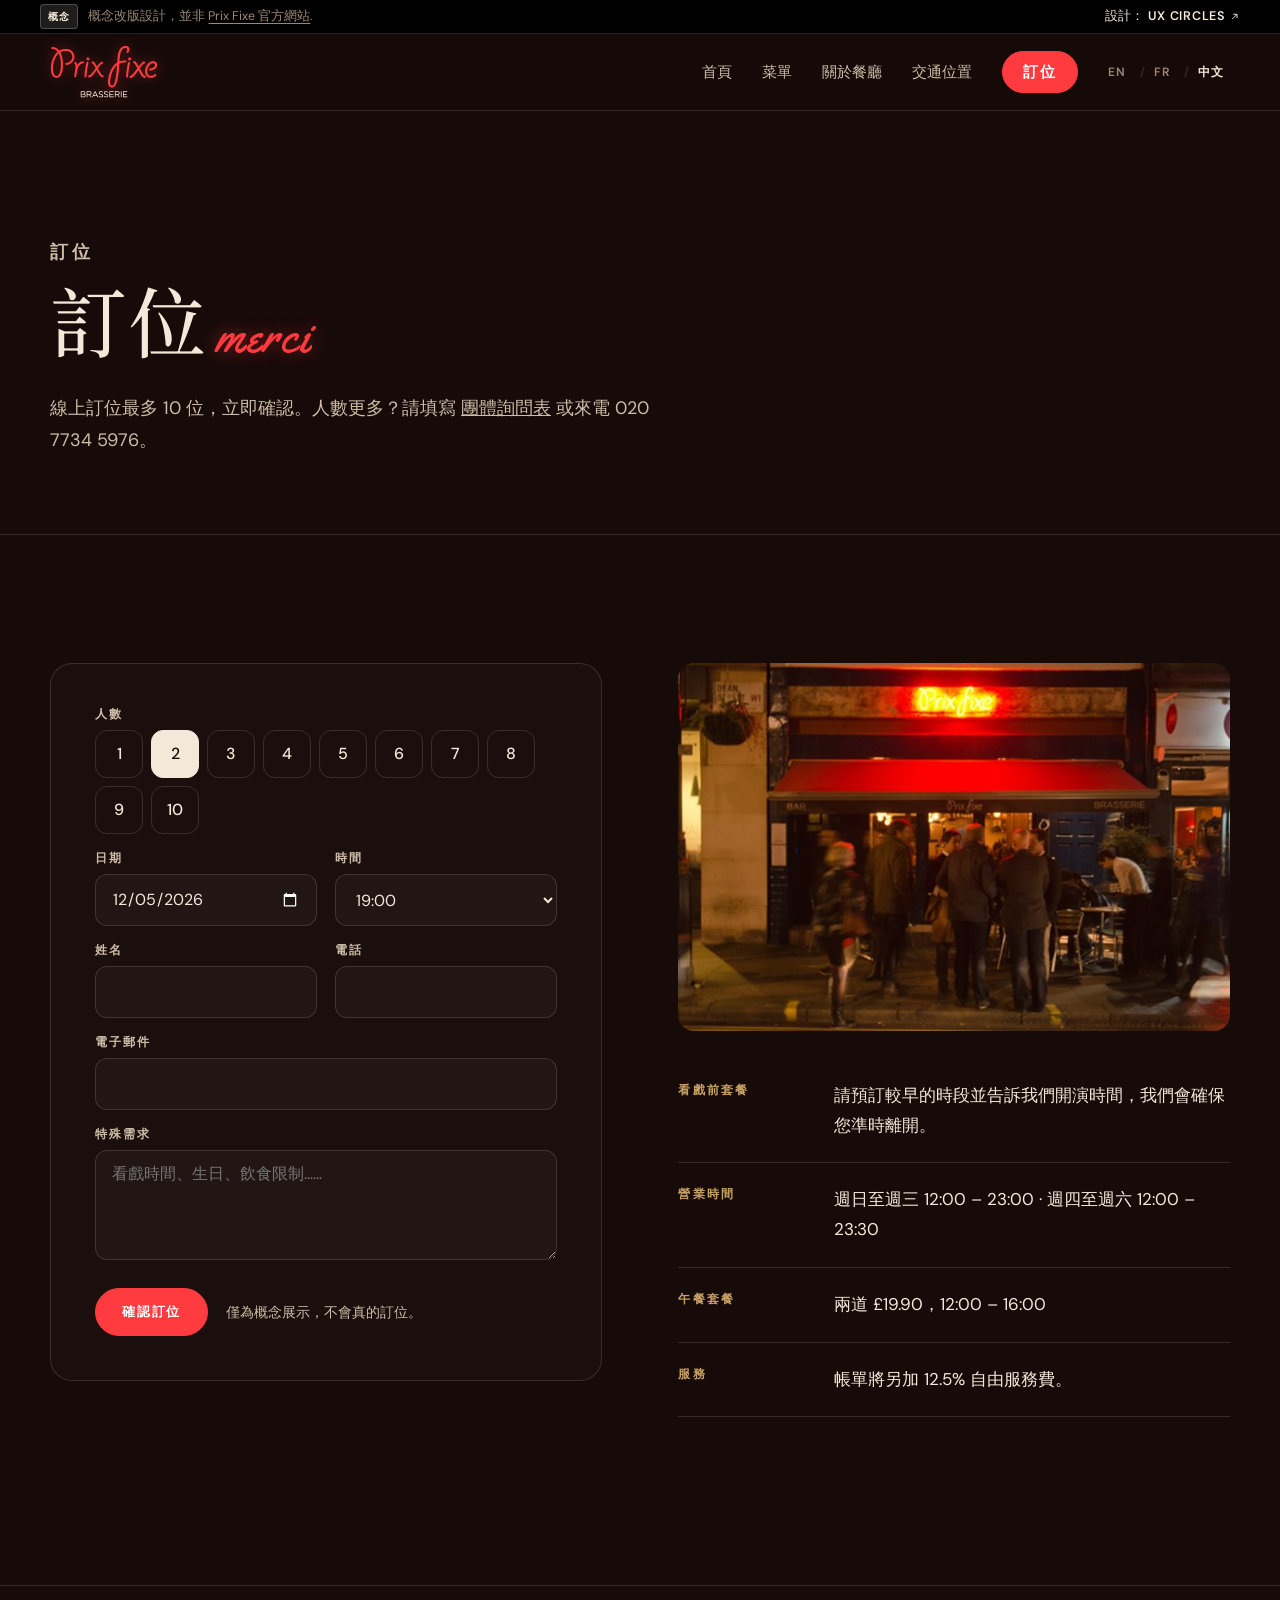
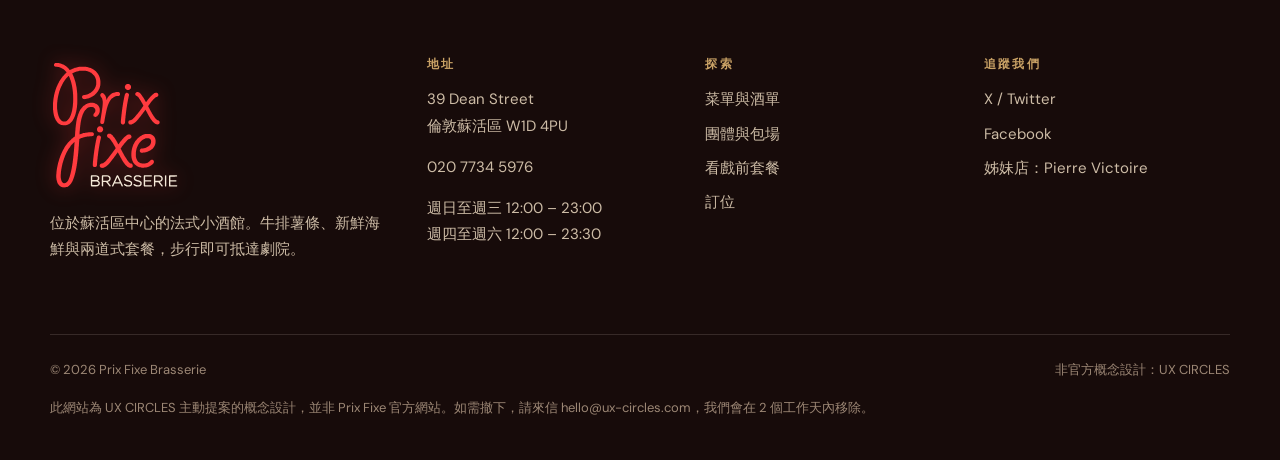
<file: zh/reservation.html>
<!doctype html>
<html lang="zh-Hant">
<head>
  <meta charset="utf-8">
  <meta name="viewport" content="width=device-width, initial-scale=1">
  <title>訂位 · Prix Fixe Brasserie 蘇活區</title>
  <meta name="description" content="線上預訂 Prix Fixe Brasserie 的座位，最多 10 位。">
  <meta name="theme-color" content="#170b0a">
  <meta name="robots" content="noindex, nofollow">
  <link rel="icon" href="../assets/logo/prix-fixe-stacked-red.svg" type="image/svg+xml">
  <link rel="apple-touch-icon" href="../assets/logo/prix-fixe-stacked-red-on-white.png">
  <link rel="preconnect" href="https://fonts.googleapis.com">
  <link rel="preconnect" href="https://fonts.gstatic.com" crossorigin>
  <link href="https://fonts.googleapis.com/css2?family=Bodoni+Moda:ital,opsz,wght@0,6..96,400..700;1,6..96,400..700&family=DM+Sans:wght@400;500;600&family=Yellowtail&display=swap" rel="stylesheet">
  <link rel="stylesheet" href="../assets/css/style.css?v=202610292240">
  <link rel="alternate" hreflang="en" href="../reservation.html">
  <link rel="alternate" hreflang="fr" href="../fr/reservation.html">
  <link rel="alternate" hreflang="zh-Hant" href="../zh/reservation.html">
  <link rel="stylesheet" href="https://fonts.googleapis.com/css2?family=Noto+Serif+TC:wght@500;600&amp;display=swap">
</head>
<body>
  <a class="skip" href="#main">跳到主要內容</a>
  <div class="concept-bar" role="note">
    <p><span class="concept-tag">概念</span><span class="concept-long">概念改版設計，並非 <a href="https://www.prixfixe.net/" target="_blank" rel="noopener">Prix Fixe 官方網站</a>.</span><span class="concept-short">概念改版設計</span></p>
    <a href="https://ux-circles.com/restaurants" target="_blank" rel="noopener">設計：<strong>UX CIRCLES</strong> <svg width="12" height="12" viewBox="0 0 24 24" fill="none" stroke="currentColor" stroke-width="2" aria-hidden="true"><path d="M7 17 17 7M9 7h8v8"/></svg></a>
  </div>
  <header class="site-header">
    <div class="wrap">
      <a class="brand" href="index.html" aria-label="Prix Fixe Brasserie 首頁">
        <img src="../assets/logo/prix-fixe-horizontal-neon.svg" alt="" width="108" height="54">
      </a>
      <button class="nav-toggle" aria-label="選單" aria-expanded="false" aria-controls="nav"><span></span><span></span><span></span></button>
      <nav class="nav" id="nav" aria-label="主選單">
        <a href="index.html">首頁</a>
        <a href="menu.html">菜單</a>
        <a href="about.html">關於餐廳</a>
        <a href="contact.html">交通位置</a>
        <a class="btn" href="reservation.html">訂位</a>
        <span class="lang-switch"><a href="../reservation.html" hreflang="en" lang="en" aria-label="English">EN</a><a href="../fr/reservation.html" hreflang="fr" lang="fr" aria-label="Français">FR</a><a href="../zh/reservation.html" hreflang="zh-Hant" lang="zh-Hant" aria-label="中文" aria-current="true">中文</a></span>
      </nav>
    </div>
  </header>
  <main id="main">

    <section class="page-head">
      <div class="wrap">
        <p class="eyebrow">訂位</p>
        <h1>訂位<span class="script">merci</span></h1>
        <p>線上訂位最多 10 位，立即確認。人數更多？請填寫 <a href="contact.html#enquiry">團體詢問表</a> 或來電 020 7734 5976。</p>
      </div>
    </section>

    <section class="section">
      <div class="wrap split" style="align-items:start">
        <div class="card">
          <form class="form" id="booking-form" novalidate>
            <div class="field full">
              <label>人數</label>
              <div class="party"><input type="radio" name="guests" id="p1" value="1"><label for="p1">1</label><input type="radio" name="guests" id="p2" value="2" checked><label for="p2">2</label><input type="radio" name="guests" id="p3" value="3"><label for="p3">3</label><input type="radio" name="guests" id="p4" value="4"><label for="p4">4</label><input type="radio" name="guests" id="p5" value="5"><label for="p5">5</label><input type="radio" name="guests" id="p6" value="6"><label for="p6">6</label><input type="radio" name="guests" id="p7" value="7"><label for="p7">7</label><input type="radio" name="guests" id="p8" value="8"><label for="p8">8</label><input type="radio" name="guests" id="p9" value="9"><label for="p9">9</label><input type="radio" name="guests" id="p10" value="10"><label for="p10">10</label></div>
            </div>
            <div class="field"><label for="date">日期</label><input id="date" name="date" type="date" required></div>
            <div class="field"><label for="time">時間</label><select id="time" name="time"><option>12:00</option><option>12:30</option><option>13:00</option><option>13:30</option><option>14:00</option><option>14:30</option><option>15:00</option><option>15:30</option><option>16:00</option><option>16:30</option><option>17:00</option><option>17:30</option><option>18:00</option><option>18:30</option><option selected>19:00</option><option>19:30</option><option>20:00</option><option>20:30</option><option>21:00</option><option>21:30</option><option>22:00</option></select></div>
            <div class="field"><label for="name">姓名</label><input id="name" name="name" required autocomplete="name"></div>
            <div class="field"><label for="phone">電話</label><input id="phone" name="phone" type="tel" required autocomplete="tel"></div>
            <div class="field full"><label for="email">電子郵件</label><input id="email" name="email" type="email" required autocomplete="email"></div>
            <div class="field full"><label for="notes">特殊需求</label><textarea id="notes" name="notes" placeholder="看戲時間、生日、飲食限制……"></textarea></div>
            <div class="full" style="display:flex;align-items:center;gap:18px;flex-wrap:wrap">
              <button class="btn" type="submit">確認訂位</button>
              <p class="hint">僅為概念展示，不會真的訂位。</p>
            </div>
          </form>
          <div class="confirm" role="status"><h3>À ce soir！</h3><p id="confirm-text"></p></div>
        </div>
        <div>
          <div class="split-media split-media--single" style="margin-bottom:28px">
            <img src="../assets/img/terrace.jpg" alt="Dean Street 上的紅色遮雨棚與戶外座位" width="600" height="400">
          </div>
          <ul class="info-list">
            <li><span class="k">看戲前套餐</span><span>請預訂較早的時段並告訴我們開演時間，我們會確保您準時離開。</span></li>
            <li><span class="k">營業時間</span><span>週日至週三 12:00 – 23:00 · 週四至週六 12:00 – 23:30</span></li>
            <li><span class="k">午餐套餐</span><span>兩道 £19.90，12:00 – 16:00</span></li>
            <li><span class="k">服務</span><span>帳單將另加 12.5% 自由服務費。</span></li>
          </ul>
        </div>
      </div>
    </section>
  </main>
  <footer class="site-footer">
    <div class="wrap">
      <div class="footer-grid">
        <div>
          <img class="footer-logo" src="../assets/logo/prix-fixe-stacked-neon.svg" alt="Prix Fixe Brasserie" width="130" height="132">
          <p>位於蘇活區中心的法式小酒館。牛排薯條、新鮮海鮮與兩道式套餐，步行即可抵達劇院。</p>
        </div>
        <div>
          <h4>地址</h4>
          <p>39 Dean Street<br>倫敦蘇活區 W1D 4PU</p>
          <p><a href="tel:+442077345976">020 7734 5976</a></p>
          <p>週日至週三 12:00 – 23:00<br>週四至週六 12:00 – 23:30</p>
        </div>
        <div>
          <h4>探索</h4>
          <ul>
            <li><a href="menu.html">菜單與酒單</a></li>
            <li><a href="about.html#groups">團體與包場</a></li>
            <li><a href="menu.html#set">看戲前套餐</a></li>
            <li><a href="reservation.html">訂位</a></li>
          </ul>
        </div>
        <div>
          <h4>追蹤我們</h4>
          <ul>
            <li><a href="https://twitter.com/prixfixelondon" rel="noopener">X / Twitter</a></li>
            <li><a href="https://www.facebook.com/pages/Prix-Fixe-Brasserie/104739946242835" rel="noopener">Facebook</a></li>
            <li><a href="http://www.pierrevictoire.com/" rel="noopener">姊妹店：Pierre Victoire</a></li>
          </ul>
        </div>
      </div>
      <div class="footer-base">
        <span>© <span id="year">2026</span> Prix Fixe Brasserie</span>
        <span>非官方概念設計：<a href="https://ux-circles.com/restaurants" target="_blank" rel="noopener">UX CIRCLES</a></span>
        <span data-takedown style="flex-basis: 100%; margin: 0;">此網站為 UX CIRCLES 主動提案的概念設計，並非 Prix Fixe 官方網站。如需撤下，請來信 <a href="mailto:hello@ux-circles.com">hello@ux-circles.com</a>，我們會在 2 個工作天內移除。</span>
      </div>
    </div>
  </footer>
  <script src="../assets/js/main.js?v=202610292240"></script>
</body>
</html>
</file>
<file: assets/css/style.css>
/* Prix Fixe Brasserie — redesign concept */

:root {
  --ink: #170b0a;
  --wine: #2a1210;
  --wine-2: #3a1916;
  --cream: #f4e9d8;
  --cream-dim: #cdbca6;
  --muted: #9c8775;
  --neon: #ff3b3f;
  --neon-soft: #ff6b6e;
  --brass: #c8a165;
  --line: rgba(244, 233, 216, 0.14);

  --serif: "Bodoni Moda", "Didot", Georgia, serif;
  --sans: "DM Sans", system-ui, -apple-system, sans-serif;
  --script: "Yellowtail", cursive;

  --wrap: 1180px;
  --gutter: clamp(16px, 4vw, 40px);
}

*, *::before, *::after { box-sizing: border-box; }
html { scroll-behavior: smooth; }
body {
  margin: 0;
  background: var(--ink);
  color: var(--cream);
  font: 400 17px/1.6 var(--sans);
  -webkit-font-smoothing: antialiased;
}
img { display: block; max-width: 100%; height: auto; }
a { color: inherit; }
h1, h2, h3 { font-family: var(--serif); font-weight: 500; line-height: 1.08; margin: 0; letter-spacing: -0.01em; }
p { margin: 0 0 1em; }

.wrap { width: min(100% - 2 * var(--gutter), var(--wrap)); margin-inline: auto; }
.eyebrow {
  font: 600 12px/1 var(--sans);
  letter-spacing: 0.22em;
  text-transform: uppercase;
  color: var(--brass);
  margin: 0 0 18px;
}
.script { font-family: var(--script); color: var(--neon); text-shadow: 0 0 18px rgba(255, 59, 63, 0.45); font-weight: 400; }
.skip { position: absolute; left: -999px; }
.skip:focus { left: 16px; top: 16px; z-index: 100; background: var(--cream); color: var(--ink); padding: 8px 14px; }
:focus-visible { outline: 2px solid var(--brass); outline-offset: 3px; }

/* ---------- Buttons ---------- */
.btn {
  display: inline-flex; align-items: center; justify-content: center; gap: 10px;
  min-height: 48px; padding: 0 26px;
  font: 600 13px/1 var(--sans); letter-spacing: 0.14em; text-transform: uppercase;
  text-decoration: none; border: 1px solid var(--neon); border-radius: 999px;
  background: var(--neon); color: #fff; cursor: pointer;
  transition: background .2s, color .2s, box-shadow .2s;
}
.btn:hover { box-shadow: 0 0 0 4px rgba(255, 59, 63, 0.2), 0 0 28px rgba(255, 59, 63, 0.4); }
.btn--ghost { background: transparent; color: var(--cream); border-color: var(--line); }
.btn--ghost:hover { border-color: var(--cream); box-shadow: none; }

/* ---------- Concept / credit strip ---------- */
.concept-bar {
  height: 34px; display: flex; align-items: center; justify-content: space-between; gap: 16px;
  padding: 0 var(--gutter); background: #000; color: var(--muted); font-size: 12.5px;
  border-bottom: 1px solid var(--line);
}
.concept-bar p { display: flex; align-items: center; gap: 10px; margin: 0; min-width: 0; white-space: nowrap; overflow: hidden; text-overflow: ellipsis; }
.concept-tag {
  flex-shrink: 0; font-size: 10px; font-weight: 600; letter-spacing: .12em; text-transform: uppercase;
  color: var(--cream); background: rgba(244, 233, 216, .12); border: 1px solid rgba(244, 233, 216, .24);
  padding: 3px 7px 2px; border-radius: 4px;
}
.concept-short { display: none; }
.concept-bar a { flex-shrink: 0; display: inline-flex; align-items: center; gap: 4px; color: var(--cream); text-decoration: none; letter-spacing: .02em; }
.concept-bar a strong { font-weight: 600; letter-spacing: .06em; }
.concept-bar a svg { width: .9em; height: .9em; }
.concept-bar a:hover { color: #fff; }
.concept-long a { display: inline; color: inherit; letter-spacing: 0; text-decoration: underline; text-underline-offset: 3px; }
@media (max-width: 760px) { .concept-long { display: none; } .concept-short { display: inline; } }
@media (max-width: 400px) { .concept-short { display: none; } }

/* ---------- Header ---------- */
.site-header {
  position: sticky; top: 0; z-index: 50;
  border-bottom: 1px solid var(--line);
}
/* Blur lives on a pseudo-element: backdrop-filter on the header itself would
   trap the fixed mobile nav inside the header box. */
.site-header::before {
  content: ""; position: absolute; inset: 0; z-index: -1;
  background: rgba(23, 11, 10, 0.88);
  -webkit-backdrop-filter: blur(10px); backdrop-filter: blur(10px);
}
.site-header .wrap { display: flex; align-items: center; justify-content: space-between; height: 76px; gap: 24px; }
.brand { display: flex; align-items: center; gap: 12px; text-decoration: none; }
.brand img { width: auto; height: 54px; filter: drop-shadow(0 0 6px rgba(255, 59, 63, .45)); }
.nav { display: flex; align-items: center; gap: 30px; }
.nav a { text-decoration: none; font-size: 15px; color: var(--cream-dim); transition: color .2s; }
.nav a:hover, .nav a[aria-current="page"] { color: var(--cream); }
.nav a[aria-current="page"] { text-decoration: underline; text-decoration-color: var(--neon); text-underline-offset: 8px; }
.nav .btn { min-height: 42px; padding: 0 20px; color: #fff; }
.lang-switch { display: flex; align-items: center; gap: 2px; margin-left: -6px; }
.nav .lang-switch a { font: 600 12px/1 var(--sans); letter-spacing: .08em; color: var(--muted); padding: 8px 6px; text-decoration: none; }
.nav .lang-switch a:hover { color: var(--cream); }
.nav .lang-switch a[aria-current] { color: var(--cream); text-decoration: none; }
.lang-switch a + a::before { content: "/"; color: var(--line); margin-right: 8px; }
.nav-toggle { display: none; background: none; border: 0; color: var(--cream); width: 44px; height: 44px; cursor: pointer; }
.nav-toggle span { display: block; width: 24px; height: 2px; background: currentColor; margin: 5px auto; transition: transform .25s, opacity .25s; }

@media (max-width: 860px) {
  .nav-toggle { display: block; }
  .nav {
    position: fixed; top: var(--nav-top, 76px); left: 0; right: 0; height: calc(100vh - var(--nav-top, 76px)); height: calc(100dvh - var(--nav-top, 76px)); overflow-y: auto; flex-direction: column; justify-content: center; gap: 28px; padding: 24px 16px;
    background: var(--ink); opacity: 0; visibility: hidden; transition: opacity .25s, visibility .25s;
  }
  .nav a { font: 500 30px/1 var(--serif); }
  .nav .btn { font: 600 13px/1 var(--sans); min-height: 52px; padding: 0 32px; }
  .lang-switch { margin: 8px 0 0; }
  .nav .lang-switch a { font: 600 14px/1 var(--sans); padding: 10px 8px; }
  .nav-open .nav { opacity: 1; visibility: visible; }
  .nav-open .nav-toggle span:nth-child(1) { transform: translateY(7px) rotate(45deg); }
  .nav-open .nav-toggle span:nth-child(2) { opacity: 0; }
  .nav-open .nav-toggle span:nth-child(3) { transform: translateY(-7px) rotate(-45deg); }
  .nav-open { overflow: hidden; }
}

/* ---------- Hero ---------- */
.hero { padding: clamp(48px, 8vw, 110px) 0 clamp(56px, 8vw, 100px); position: relative; overflow: hidden; }
.hero::before {
  content: ""; position: absolute; inset: -20% -10% auto auto; width: 70vw; height: 70vw;
  background: radial-gradient(closest-side, rgba(255, 59, 63, .16), transparent 70%);
  pointer-events: none;
}
.hero .wrap { display: grid; grid-template-columns: 1.1fr 0.9fr; gap: clamp(32px, 6vw, 80px); align-items: center; position: relative; }
.hero h1 { font-size: clamp(46px, 7.4vw, 104px); }
.hero h1 em { font-style: italic; color: var(--cream-dim); }
.hero h1 .script { display: block; font-size: 0.62em; margin-top: 10px; transform: rotate(-4deg); transform-origin: left; }
.hero .lede { font-size: 19px; color: var(--cream-dim); max-width: 34ch; margin: 28px 0 34px; }
.hero .actions { display: flex; flex-wrap: wrap; gap: 14px; }
.arch {
  position: relative; border-radius: 999px 999px 18px 18px; overflow: hidden;
  border: 1px solid var(--line); aspect-ratio: 4 / 5; max-width: 480px; justify-self: end; width: 100%;
  box-shadow: 0 40px 80px rgba(0, 0, 0, .5);
}
.arch img { width: 100%; height: 100%; object-fit: cover; }
.arch-badge {
  position: absolute; left: -28px; bottom: 48px; background: var(--cream); color: var(--ink);
  padding: 18px 22px; border-radius: 14px; font-size: 14px; line-height: 1.35; box-shadow: 0 20px 40px rgba(0,0,0,.35);
}
.arch-wrap { position: relative; justify-self: end; width: 100%; max-width: 480px; }
.arch-badge strong { display: block; font: 600 30px/1 var(--serif); margin-bottom: 4px; }
@media (max-width: 860px) {
  .hero .wrap { grid-template-columns: 1fr; }
  .arch-wrap { justify-self: center; max-width: 420px; }
  .arch-badge { left: 12px; bottom: 20px; }
}

/* ---------- Ticker ---------- */
.ticker { border-block: 1px solid var(--line); overflow: hidden; background: var(--wine); }
.ticker-track { display: flex; gap: 48px; width: max-content; padding: 18px 0; animation: tick 40s linear infinite; }
.ticker span { font: italic 500 22px/1 var(--serif); color: var(--cream-dim); white-space: nowrap; }
.ticker span::after { content: "✦"; color: var(--neon); margin-left: 48px; font-style: normal; font-size: 14px; vertical-align: middle; }
@keyframes tick { to { transform: translateX(-50%); } }
@media (prefers-reduced-motion: reduce) { .ticker-track { animation: none; } }

/* ---------- Sections ---------- */
.section { padding: clamp(72px, 10vw, 130px) 0; }
.section--wine { background: var(--wine); }
.section-head { display: flex; justify-content: space-between; align-items: end; gap: 24px; margin-bottom: 48px; flex-wrap: wrap; }
.section-head h2 { font-size: clamp(36px, 5vw, 64px); max-width: 16ch; }
.section-head p { max-width: 42ch; color: var(--cream-dim); margin: 0; }

/* Set menu cards */
.offers { display: grid; grid-template-columns: repeat(3, 1fr); gap: 20px; }
.offer {
  border: 1px solid var(--line); border-radius: 20px; padding: 34px 30px 30px;
  display: flex; flex-direction: column; gap: 10px; background: rgba(255,255,255,.02);
  transition: border-color .2s, transform .2s;
}
.offer:hover { border-color: rgba(255, 59, 63, .5); transform: translateY(-3px); }
.offer .price { font: 500 64px/1 var(--serif); }
.offer .price small { font-size: 26px; vertical-align: top; margin-right: 2px; }
.offer h3 { font: 600 13px/1 var(--sans); letter-spacing: .18em; text-transform: uppercase; color: var(--brass); }
.offer p { color: var(--cream-dim); font-size: 15px; margin: 0; }
.offer .when { margin-top: auto; padding-top: 18px; border-top: 1px dashed var(--line); font-size: 14px; color: var(--muted); }
@media (max-width: 900px) { .offers { grid-template-columns: 1fr; } }

/* Split feature */
.split { display: grid; grid-template-columns: 1fr 1fr; gap: clamp(32px, 6vw, 90px); align-items: center; }
.split--flip .split-media { order: 2; }
.split h2 { font-size: clamp(36px, 4.6vw, 58px); margin-bottom: 24px; }
.split p { color: var(--cream-dim); }
.split-media { display: grid; grid-template-columns: 1fr 1fr; gap: 14px; }
.split-media img { border-radius: 16px; aspect-ratio: 3 / 4; object-fit: cover; width: 100%; }
.split-media img:nth-child(2) { margin-top: 56px; }
.split-media--single { grid-template-columns: 1fr; }
.split-media--single img { aspect-ratio: 3 / 2; margin: 0 !important; }
@media (max-width: 860px) { .split { grid-template-columns: 1fr; } .split--flip .split-media { order: 0; } }

.facts { display: grid; grid-template-columns: repeat(3, 1fr); gap: 20px; margin-top: 34px; padding-top: 28px; border-top: 1px solid var(--line); }
.facts strong { display: block; font: 500 34px/1 var(--serif); color: var(--cream); margin-bottom: 6px; }
.facts span { font-size: 13px; color: var(--muted); }

/* Dish strip */
.dishes { display: grid; grid-template-columns: repeat(3, 1fr); gap: 20px; }
.dish figure { margin: 0; }
.dish img { border-radius: 16px; aspect-ratio: 1; object-fit: cover; width: 100%; }
.dish figcaption { display: flex; justify-content: space-between; gap: 12px; margin-top: 16px; align-items: baseline; }
.dish h3 { font-size: 24px; }
.dish .p { font: 500 18px/1 var(--serif); color: var(--brass); white-space: nowrap; }
.dish small { display: block; color: var(--muted); font-size: 14px; margin-top: 6px; }
@media (max-width: 800px) { .dishes { grid-template-columns: 1fr; } }

/* Quote */
.quote { text-align: center; }
.quote blockquote { margin: 0 auto; max-width: 22ch; font: italic 400 clamp(32px, 4.6vw, 56px)/1.15 var(--serif); }
.quote p { margin-top: 26px; color: var(--muted); font-size: 14px; letter-spacing: .14em; text-transform: uppercase; }

/* Reviews */
.scores { display: flex; gap: 28px; }
.scores div { display: flex; align-items: center; gap: 12px; }
.scores strong { font: 500 52px/1 var(--serif); color: var(--cream); }
.scores span { font-size: 13px; line-height: 1.4; color: var(--muted); }
.traits { display: grid; grid-template-columns: repeat(4, 1fr); gap: 20px; margin: 0 0 40px; }
.traits div { border-top: 1px solid var(--brass); padding-top: 14px; }
.traits dt { font: 600 11px/1 var(--sans); letter-spacing: .2em; text-transform: uppercase; color: var(--muted); margin-bottom: 8px; }
.traits dd { margin: 0; font: italic 500 30px/1.1 var(--serif); color: var(--cream); }
@media (max-width: 760px) { .traits { grid-template-columns: 1fr 1fr; } .traits dd { font-size: 24px; } }
.reviews { display: grid; grid-auto-flow: column; grid-auto-columns: calc((100% - 60px) / 4); gap: 20px; overflow-x: auto; scroll-snap-type: x mandatory; scrollbar-width: none; padding-bottom: 4px; }
.reviews::-webkit-scrollbar { display: none; }
.review { scroll-snap-align: start; }
.review { margin: 0; padding: 30px 26px; border: 1px solid var(--line); border-radius: 20px; display: flex; flex-direction: column; gap: 22px; }
.review { gap: 14px; }
.review .dots { display: flex; gap: 5px; }
.review .dots::before { content: ""; width: 74px; height: 12px; background: radial-gradient(circle 6px at 6px 6px, var(--brass) 98%, transparent) 0 0 / 15.5px 12px repeat-x; }
.review h3 { font: 600 15px/1.3 var(--sans); }
.review blockquote { margin: 0; font: italic 400 20px/1.35 var(--serif); flex: 1; color: var(--cream-dim); }
.review-foot { display: flex; justify-content: space-between; align-items: center; gap: 16px; margin-top: 28px; }
.review-nav { display: flex; gap: 10px; }
.review-nav button { width: 48px; height: 48px; border-radius: 50%; border: 1px solid var(--line); background: none; color: var(--cream); font-size: 18px; cursor: pointer; }
.review-nav button:hover { border-color: var(--cream); }
.review-src { margin: 0; font-size: 13px; color: var(--muted); }
.award-line { display: flex; align-items: center; gap: 12px; white-space: nowrap; }
.award-line::before { content: ""; width: 28px; height: 1px; background: var(--brass); }
.page-head .award-line { margin: 26px 0 0; }
.section-head .award-line { margin: 0 0 22px; color: var(--brass); max-width: none; }
.creds { list-style: none; padding: 0; margin: 34px 0 0; display: flex; flex-wrap: wrap; gap: 14px 28px; }
.creds li { display: flex; flex-direction: column; gap: 4px; padding-left: 16px; border-left: 1px solid var(--brass); }
.creds strong { font: italic 500 22px/1.1 var(--serif); color: var(--cream); }
.creds span { font: 600 11px/1.3 var(--sans); letter-spacing: .16em; text-transform: uppercase; color: var(--muted); }
.review figcaption { font-size: 13px; letter-spacing: .08em; color: var(--muted); }
@media (max-width: 1000px) { .reviews { grid-auto-columns: calc((100% - 20px) / 2); } }
@media (max-width: 560px) { .reviews { grid-auto-columns: 86%; } .scores strong { font-size: 40px; } }

/* CTA band */
.cta {
  position: relative; border-radius: 28px; overflow: hidden; padding: clamp(48px, 8vw, 96px) clamp(24px, 6vw, 72px);
  background: linear-gradient(90deg, rgba(23,11,10,.95), rgba(23,11,10,.55)), url("../img/exterior-night.jpg") center / cover;
  border: 1px solid var(--line);
}
.cta h2 { font-size: clamp(36px, 5vw, 64px); max-width: 14ch; margin-bottom: 18px; }
.cta p { max-width: 40ch; color: var(--cream-dim); margin-bottom: 30px; }

/* ---------- Page header ---------- */
.page-head { padding: clamp(56px, 9vw, 110px) 0 clamp(36px, 5vw, 60px); border-bottom: 1px solid var(--line); }
.page-head h1 { font-size: clamp(48px, 8vw, 110px); }
.page-head h1 .script { font-size: .6em; margin-left: .2em; }
.page-head p { color: var(--cream-dim); max-width: 52ch; margin-top: 22px; font-size: 18px; }

/* ---------- Menu page ---------- */
.tabs { display: flex; gap: 8px; flex-wrap: wrap; position: sticky; top: 76px; z-index: 10; background: var(--ink); padding: 18px 0; border-bottom: 1px solid var(--line); }
.tabs a {
  text-decoration: none; padding: 10px 18px; border: 1px solid var(--line); border-radius: 999px; font-size: 14px; color: var(--cream-dim);
}
.tabs a.is-active, .tabs a:hover { color: var(--ink); background: var(--cream); border-color: var(--cream); }
.menu-block { padding: 64px 0 24px; scroll-margin-top: 150px; }
.menu-block > header { display: flex; justify-content: space-between; align-items: end; gap: 20px; flex-wrap: wrap; margin-bottom: 36px; }
.menu-block > header h2 { font-size: clamp(36px, 5vw, 60px); }
.menu-block > header p { color: var(--cream-dim); margin: 0; max-width: 46ch; }
.set-prices { display: flex; gap: 14px; flex-wrap: wrap; margin-bottom: 40px; }
.set-prices div { border: 1px solid var(--line); border-radius: 14px; padding: 16px 22px; min-width: 220px; }
.set-prices strong { display: block; font: 500 34px/1 var(--serif); }
.set-prices span { font-size: 14px; color: var(--muted); }
.course { margin-bottom: 44px; }
.course h3 {
  font: 600 13px/1 var(--sans); letter-spacing: .2em; text-transform: uppercase; color: var(--brass);
  display: flex; align-items: center; gap: 16px; margin-bottom: 8px;
}
.course h3::after { content: ""; flex: 1; height: 1px; background: var(--line); }
.course h3 .note { letter-spacing: .04em; text-transform: none; color: var(--muted); font-weight: 400; }
.items { list-style: none; padding: 0; margin: 0; display: grid; grid-template-columns: 1fr 1fr; column-gap: 56px; }
.items li { display: grid; grid-template-columns: 1fr auto; gap: 4px 18px; padding: 18px 0; border-bottom: 1px solid var(--line); }
.items b { font: 500 21px/1.25 var(--serif); }
.items .price { font: 500 18px/1.3 var(--serif); color: var(--brass); text-align: right; }
.items small { grid-column: 1 / -1; color: var(--muted); font-size: 15px; line-height: 1.5; }
.tag--fav { color: var(--neon-soft); }
.tag { display: inline-block; font: 600 10px/1 var(--sans); letter-spacing: .12em; text-transform: uppercase; padding: 4px 7px; border-radius: 4px; border: 1px solid currentColor; color: #9fc58a; margin-left: 8px; vertical-align: middle; }
.items--simple li { grid-template-columns: 1fr; }
@media (max-width: 760px) { .items { grid-template-columns: 1fr; } }
.small-print { color: var(--muted); font-size: 14px; border-top: 1px solid var(--line); padding-top: 22px; margin-top: 10px; }
.wine-list .items li { grid-template-columns: 1fr auto; }
.wine-list .glass { font-size: 13px; color: var(--muted); font-family: var(--sans); display: block; }

/* ---------- About ---------- */
.gallery { display: grid; grid-template-columns: repeat(4, 1fr); grid-auto-rows: 220px; gap: 12px; }
.gallery img { width: 100%; height: 100%; object-fit: cover; border-radius: 12px; }
.gallery .tall { grid-row: span 2; }
.gallery .wide { grid-column: span 2; }
@media (max-width: 760px) { .gallery { grid-template-columns: 1fr 1fr; grid-auto-rows: 160px; } }

/* ---------- Contact & forms ---------- */
.contact-grid { display: grid; grid-template-columns: 1fr 1fr; gap: clamp(32px, 6vw, 80px); }
@media (max-width: 860px) { .contact-grid { grid-template-columns: 1fr; } }
.info-list { list-style: none; padding: 0; margin: 0; }
.info-list li { padding: 22px 0; border-bottom: 1px solid var(--line); display: grid; grid-template-columns: 140px 1fr; gap: 16px; }
.info-list .k { font: 600 12px/1.6 var(--sans); letter-spacing: .18em; text-transform: uppercase; color: var(--brass); }
.info-list a { text-decoration-color: var(--line); text-underline-offset: 4px; }
.info-list a:hover { text-decoration-color: var(--neon); }
@media (max-width: 520px) { .info-list li { grid-template-columns: 1fr; gap: 4px; } }
.map { border-radius: 20px; overflow: hidden; border: 1px solid var(--line); min-height: 420px; }
.map iframe { width: 100%; height: 100%; min-height: 420px; border: 0; filter: grayscale(1) invert(.92) contrast(.9); }

.form { display: grid; grid-template-columns: 1fr 1fr; gap: 18px; }
.form .full { grid-column: 1 / -1; }
.field label { display: block; font: 600 12px/1 var(--sans); letter-spacing: .16em; text-transform: uppercase; color: var(--cream-dim); margin-bottom: 10px; }
.field input, .field select, .field textarea {
  width: 100%; min-height: 52px; padding: 12px 16px; background: rgba(255,255,255,.03);
  border: 1px solid var(--line); border-radius: 12px; color: var(--cream); font: 400 16px/1.4 var(--sans);
  color-scheme: dark;
}
.field textarea { min-height: 110px; resize: vertical; }
.field input:focus, .field select:focus, .field textarea:focus { outline: none; border-color: var(--brass); }
.hint { font-size: 14px; color: var(--muted); margin: 0; }
@media (max-width: 560px) { .form { grid-template-columns: 1fr; } }
.party { display: flex; flex-wrap: wrap; gap: 8px; }
.party { position: relative; }
.party input { position: absolute; left: 0; top: 0; width: 1px; height: 1px; opacity: 0; pointer-events: none; }
.party label {
  margin: 0; min-width: 48px; height: 48px; display: grid; place-items: center; border: 1px solid var(--line);
  border-radius: 12px; cursor: pointer; font: 500 16px/1 var(--sans); letter-spacing: 0; text-transform: none; color: var(--cream);
}
.party input:checked + label { background: var(--cream); color: var(--ink); border-color: var(--cream); }
.party input:focus-visible + label { outline: 2px solid var(--brass); outline-offset: 2px; }
.card { border: 1px solid var(--line); border-radius: 22px; padding: clamp(24px, 4vw, 44px); background: rgba(255,255,255,.02); }
.confirm { display: none; text-align: center; padding: 40px 0; }
.confirm h3 { font-size: 40px; margin-bottom: 12px; }
.is-sent .form { display: none; }
.is-sent .confirm { display: block; }

/* ---------- Footer ---------- */
.site-footer { border-top: 1px solid var(--line); padding: 72px 0 40px; margin-top: 40px; }
.footer-grid { display: grid; grid-template-columns: 1.4fr 1fr 1fr 1fr; gap: 32px; }
.site-footer h4 { font: 600 12px/1 var(--sans); letter-spacing: .2em; text-transform: uppercase; color: var(--brass); margin: 0 0 16px; }
.site-footer p, .site-footer li { color: var(--cream-dim); font-size: 15px; }
.site-footer ul { list-style: none; padding: 0; margin: 0; display: grid; gap: 8px; }
.site-footer a { text-decoration: none; }
.site-footer a:hover { color: var(--cream); }
.footer-logo { width: 130px; height: auto; margin-bottom: 20px; filter: drop-shadow(0 0 10px rgba(255,59,63,.4)); }
.footer-base { display: flex; justify-content: space-between; gap: 16px; flex-wrap: wrap; margin-top: 56px; padding-top: 24px; border-top: 1px solid var(--line); font-size: 13px; color: var(--muted); }
@media (max-width: 860px) { .footer-grid { grid-template-columns: 1fr 1fr; } }
@media (max-width: 520px) { .footer-grid { grid-template-columns: 1fr; } }

/* Reveal */
.reveal { opacity: 0; transform: translateY(18px); transition: opacity .7s ease, transform .7s ease; }
.reveal.is-in { opacity: 1; transform: none; }
@media (prefers-reduced-motion: reduce) { .reveal { opacity: 1; transform: none; transition: none; } }

/* ---------- Traditional Chinese ---------- */
:lang(zh-Hant) {
  --serif: "Bodoni Moda", "Noto Serif TC", "Songti TC", serif;
  --sans: "DM Sans", "PingFang TC", "Noto Sans TC", "Microsoft JhengHei", system-ui, sans-serif;
}
:lang(zh-Hant) em, :lang(zh-Hant) blockquote, :lang(zh-Hant) .creds strong, :lang(zh-Hant) .traits dd, :lang(zh-Hant) .ticker span { font-style: normal !important; }
:lang(zh-Hant) .hero h1 { font-size: clamp(40px, 5.4vw, 76px); }
:lang(zh-Hant) .hero h1 em { color: var(--brass); }
:lang(zh-Hant) .page-head h1 { font-size: clamp(40px, 6vw, 84px); }
:lang(zh-Hant) .section-head h2, :lang(zh-Hant) .split h2, :lang(zh-Hant) .cta h2, :lang(zh-Hant) .menu-block > header h2 { font-size: clamp(30px, 3.8vw, 50px); }
:lang(zh-Hant) h1, :lang(zh-Hant) h2, :lang(zh-Hant) h3 { letter-spacing: .02em; line-height: 1.2; }
:lang(zh-Hant) body { line-height: 1.75; }
</file>
